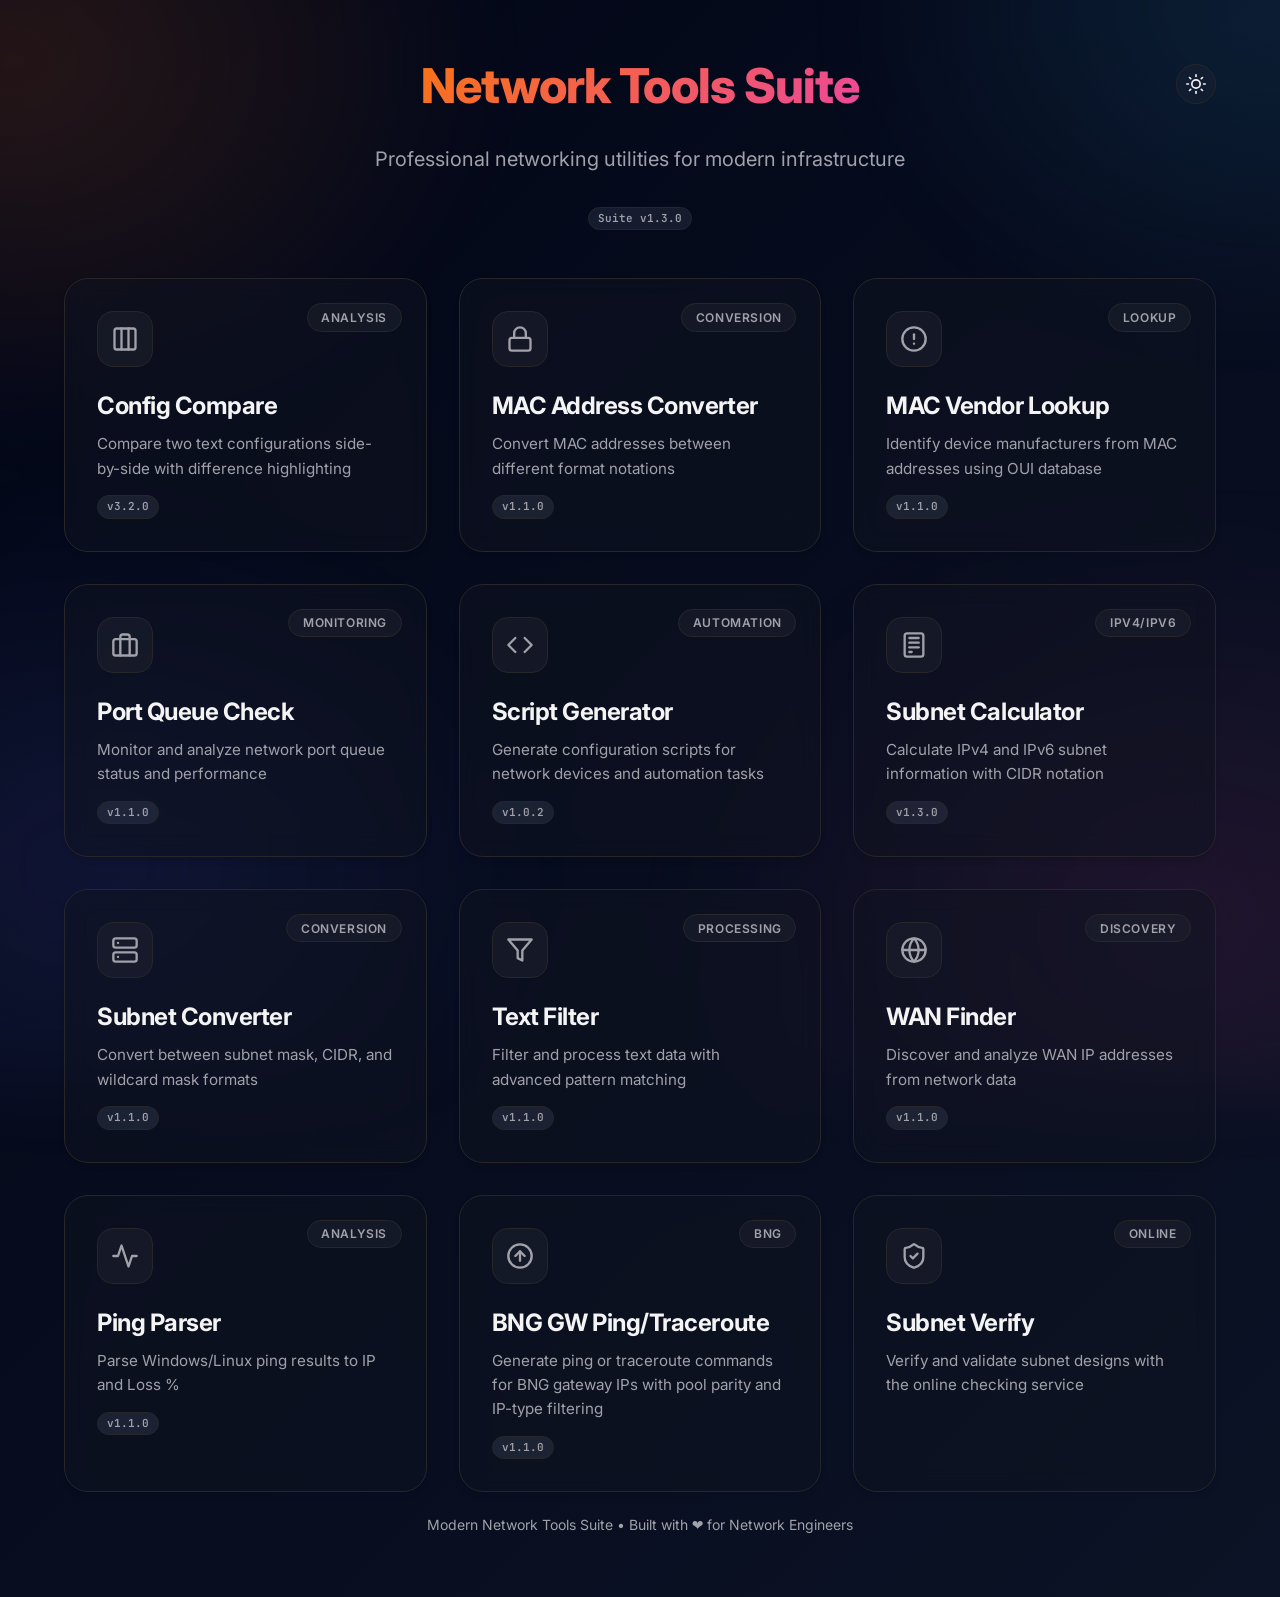
<file: index.html>
<!DOCTYPE html>
<html lang="en">

<head>
    <meta charset="UTF-8">
    <meta name="viewport" content="width=device-width, initial-scale=1.0">
    <title>Network Tools Suite</title>
    <link rel="icon"
        href="data:image/svg+xml,<svg xmlns=%22http://www.w3.org/2000/svg%22 viewBox=%220 0 24 24%22 fill=%22none%22 stroke=%22%23f97316%22 stroke-width=%222%22><rect x=%223%22 y=%223%22 width=%2218%22 height=%2218%22 rx=%222%22/><line x1=%229%22 y1=%223%22 x2=%229%22 y2=%2221%22/><line x1=%2215%22 y1=%223%22 x2=%2215%22 y2=%2221%22/></svg>">

    <link rel="stylesheet" href="assets/styles/fonts.css">
    <link rel="stylesheet" href="assets/styles/common.css">

    <style>
        /* Dashboard-specific styles */
        body {
            justify-content: flex-start;
            padding-top: 2rem;
        }

        .container {
            max-width: 1200px;
            padding: 1.5rem;
        }

        .header {
            display: flex;
            flex-direction: column;
            align-items: center;
            text-align: center;
            margin-bottom: 3rem;
            position: relative;
            padding-top: 0;
        }

        .header h1 {
            font-size: 3rem;
            margin-bottom: 1rem;
            background: var(--accent-gradient);
            -webkit-background-clip: text;
            background-clip: text;
            color: transparent;
            font-weight: 800;
        }

        .subtitle {
            color: var(--text-muted);
            font-size: 1.25rem;
            max-width: 600px;
            margin: 0 auto;
            line-height: 1.6;
        }

        /* Position theme toggle absolutely on desktop */
        .header .theme-toggle {
            position: absolute;
            top: 0.5rem;
            right: 0;
        }

        .tools-grid {
            display: grid;
            grid-template-columns: repeat(auto-fit, minmax(320px, 1fr));
            gap: 2rem;
            width: 100%;
            perspective: 1000px;
        }

        .tool-card {
            background: var(--bg-card);
            border: 1px solid var(--border-color);
            border-radius: 24px;
            padding: 2rem;
            text-decoration: none;
            color: var(--text-main);
            transition: all 0.4s cubic-bezier(0.4, 0, 0.2, 1);
            position: relative;
            overflow: hidden;
            display: flex;
            flex-direction: column;
            backdrop-filter: blur(12px);
            -webkit-backdrop-filter: blur(12px);
            box-shadow: 0 4px 6px -1px rgba(0, 0, 0, 0.1);
        }

        .tool-card::before {
            content: '';
            position: absolute;
            top: 0;
            left: 0;
            width: 100%;
            height: 100%;
            background: linear-gradient(135deg, rgba(255, 255, 255, 0.05), transparent);
            opacity: 0;
            transition: opacity 0.3s ease;
        }

        .tool-card:hover {
            transform: translateY(-8px) scale(1.02);
            border-color: var(--accent-primary);
            box-shadow: 0 20px 40px -5px rgba(0, 0, 0, 0.2), 0 10px 20px -5px rgba(0, 0, 0, 0.1);
        }

        .tool-card:hover::before {
            opacity: 1;
        }

        .tool-icon {
            width: 56px;
            height: 56px;
            background: var(--bg-input);
            border-radius: 16px;
            display: flex;
            align-items: center;
            justify-content: center;
            margin-bottom: 1.5rem;
            transition: all 0.4s cubic-bezier(0.34, 1.56, 0.64, 1);
            color: var(--text-muted);
            border: 1px solid var(--border-color);
        }

        .tool-card:hover .tool-icon {
            background: var(--accent-gradient);
            color: white;
            transform: scale(1.1) rotate(5deg);
            border-color: transparent;
            box-shadow: 0 10px 25px -5px rgba(249, 115, 22, 0.4);
        }

        .tool-icon svg {
            width: 28px;
            height: 28px;
            stroke-width: 2;
        }

        .tool-content h3 {
            font-size: 1.5rem;
            font-weight: 700;
            margin-bottom: 0.75rem;
            color: var(--text-main);
            transition: color 0.3s ease;
        }

        .tool-card:hover .tool-content h3 {
            color: var(--accent-primary);
        }

        .tool-content p {
            font-size: 0.95rem;
            color: var(--text-muted);
            line-height: 1.6;
        }

        .suite-version {
            margin-top: 1.25rem;
        }

        .tool-content .version-badge {
            margin-top: 0.9rem;
        }

        .tool-badge {
            position: absolute;
            top: 1.5rem;
            right: 1.5rem;
            font-size: 0.75rem;
            font-weight: 600;
            padding: 0.35rem 0.85rem;
            border-radius: 9999px;
            background: var(--bg-input);
            color: var(--text-muted);
            border: 1px solid var(--border-color);
            transition: all 0.3s ease;
            text-transform: uppercase;
            letter-spacing: 0.05em;
        }

        .tool-card:hover .tool-badge {
            background: var(--accent-primary);
            color: white;
            border-color: transparent;
            box-shadow: 0 4px 12px rgba(249, 115, 22, 0.2);
        }

        @media (max-width: 768px) {
            .container {
                padding: 1rem;
            }

            .header {
                margin-bottom: 2rem;
                padding-top: 0;
            }

            .header h1 {
                font-size: 2rem;
            }

            .header .theme-toggle {
                position: relative;
                margin: 0 auto 1.5rem auto;
                top: auto;
                right: auto;
            }

            .tools-grid {
                grid-template-columns: 1fr;
                gap: 1rem;
            }

            .tool-card {
                padding: 1.5rem;
            }
        }
    </style>
</head>

<body>
    <div class="container">
        <div class="header">
            <button class="theme-toggle" onclick="ThemeManager.toggle()" id="themeBtn" aria-label="Toggle theme">
                <svg class="icon" viewBox="0 0 24 24" fill="none" stroke="currentColor" stroke-width="2"
                    stroke-linecap="round" stroke-linejoin="round">
                    <circle cx="12" cy="12" r="5" />
                    <line x1="12" y1="1" x2="12" y2="3" />
                    <line x1="12" y1="21" x2="12" y2="23" />
                    <line x1="4.22" y1="4.22" x2="5.64" y2="5.64" />
                    <line x1="18.36" y1="18.36" x2="19.78" y2="19.78" />
                    <line x1="1" y1="12" x2="3" y2="12" />
                    <line x1="21" y1="12" x2="23" y2="12" />
                    <line x1="4.22" y1="19.78" x2="5.64" y2="18.36" />
                    <line x1="18.36" y1="5.64" x2="19.78" y2="4.22" />
                </svg>
            </button>
            <h1>Network Tools Suite</h1>
            <p class="subtitle">Professional networking utilities for modern infrastructure</p>
            <div class="suite-version"><span class="version-badge" data-suite-version></span></div>
        </div>

        <div class="tools-grid">
            <a href="compare.html" class="tool-card" target="_blank">
                <div class="tool-icon">
                    <svg xmlns="http://www.w3.org/2000/svg" viewBox="0 0 24 24" fill="none" stroke="currentColor"
                        stroke-width="2" stroke-linecap="round" stroke-linejoin="round">
                        <rect x="3" y="3" width="18" height="18" rx="2" />
                        <path d="M9 3v18" />
                        <path d="M15 3v18" />
                    </svg>
                </div>
                <div class="tool-content">
                    <h3>Config Compare</h3>
                    <p>Compare two text configurations side-by-side with difference highlighting</p>
                <span class="version-badge" data-tool-version="compare.html"></span>
                </div>
                <span class="tool-badge">Analysis</span>
            </a>

            <a href="mac_converter.html" class="tool-card" target="_blank">
                <div class="tool-icon">
                    <svg xmlns="http://www.w3.org/2000/svg" viewBox="0 0 24 24" fill="none" stroke="currentColor"
                        stroke-width="2" stroke-linecap="round" stroke-linejoin="round">
                        <rect x="3" y="11" width="18" height="11" rx="2" ry="2" />
                        <path d="M7 11V7a5 5 0 0 1 10 0v4" />
                    </svg>
                </div>
                <div class="tool-content">
                    <h3>MAC Address Converter</h3>
                    <p>Convert MAC addresses between different format notations</p>
                <span class="version-badge" data-tool-version="mac_converter.html"></span>
                </div>
                <span class="tool-badge">Conversion</span>
            </a>

            <a href="mac_vender.html" class="tool-card" target="_blank">
                <div class="tool-icon">
                    <svg xmlns="http://www.w3.org/2000/svg" viewBox="0 0 24 24" fill="none" stroke="currentColor"
                        stroke-width="2" stroke-linecap="round" stroke-linejoin="round">
                        <circle cx="12" cy="12" r="10"></circle>
                        <line x1="12" y1="8" x2="12" y2="12"></line>
                        <line x1="12" y1="16" x2="12.01" y2="16"></line>
                    </svg>
                </div>
                <div class="tool-content">
                    <h3>MAC Vendor Lookup</h3>
                    <p>Identify device manufacturers from MAC addresses using OUI database</p>
                <span class="version-badge" data-tool-version="mac_vender.html"></span>
                </div>
                <span class="tool-badge">Lookup</span>
            </a>

            <a href="portqueue.html" class="tool-card" target="_blank">
                <div class="tool-icon">
                    <svg xmlns="http://www.w3.org/2000/svg" viewBox="0 0 24 24" fill="none" stroke="currentColor"
                        stroke-width="2" stroke-linecap="round" stroke-linejoin="round">
                        <rect x="2" y="7" width="20" height="14" rx="2" ry="2" />
                        <path d="M16 21V5a2 2 0 0 0-2-2h-4a2 2 0 0 0-2 2v16" />
                    </svg>
                </div>
                <div class="tool-content">
                    <h3>Port Queue Check</h3>
                    <p>Monitor and analyze network port queue status and performance</p>
                <span class="version-badge" data-tool-version="portqueue.html"></span>
                </div>
                <span class="tool-badge">Monitoring</span>
            </a>

            <a href="script.html" class="tool-card" target="_blank">
                <div class="tool-icon">
                    <svg xmlns="http://www.w3.org/2000/svg" viewBox="0 0 24 24" fill="none" stroke="currentColor"
                        stroke-width="2" stroke-linecap="round" stroke-linejoin="round">
                        <polyline points="16 18 22 12 16 6" />
                        <polyline points="8 6 2 12 8 18" />
                    </svg>
                </div>
                <div class="tool-content">
                    <h3>Script Generator</h3>
                    <p>Generate configuration scripts for network devices and automation tasks</p>
                <span class="version-badge" data-tool-version="script.html"></span>
                </div>
                <span class="tool-badge">Automation</span>
            </a>

            <a href="subnet_calculator.html" class="tool-card" target="_blank">
                <div class="tool-icon">
                    <svg xmlns="http://www.w3.org/2000/svg" viewBox="0 0 24 24" fill="none" stroke="currentColor"
                        stroke-width="2" stroke-linecap="round" stroke-linejoin="round">
                        <rect x="4" y="2" width="16" height="20" rx="2" ry="2" />
                        <line x1="8" y1="6" x2="16" y2="6" />
                        <line x1="8" y1="10" x2="16" y2="10" />
                        <line x1="8" y1="14" x2="16" y2="14" />
                        <line x1="8" y1="18" x2="10" y2="18" />
                    </svg>
                </div>
                <div class="tool-content">
                    <h3>Subnet Calculator</h3>
                    <p>Calculate IPv4 and IPv6 subnet information with CIDR notation</p>
                <span class="version-badge" data-tool-version="subnet_calculator.html"></span>
                </div>
                <span class="tool-badge">IPv4/IPv6</span>
            </a>

            <a href="subnet_converter.html" class="tool-card" target="_blank">
                <div class="tool-icon">
                    <svg xmlns="http://www.w3.org/2000/svg" viewBox="0 0 24 24" fill="none" stroke="currentColor"
                        stroke-width="2" stroke-linecap="round" stroke-linejoin="round">
                        <rect x="2" y="2" width="20" height="8" rx="2" ry="2" />
                        <rect x="2" y="14" width="20" height="8" rx="2" ry="2" />
                        <line x1="6" y1="6" x2="6.01" y2="6" />
                        <line x1="6" y1="18" x2="6.01" y2="18" />
                    </svg>
                </div>
                <div class="tool-content">
                    <h3>Subnet Converter</h3>
                    <p>Convert between subnet mask, CIDR, and wildcard mask formats</p>
                <span class="version-badge" data-tool-version="subnet_converter.html"></span>
                </div>
                <span class="tool-badge">Conversion</span>
            </a>

            <a href="text_filter.html" class="tool-card" target="_blank">
                <div class="tool-icon">
                    <svg xmlns="http://www.w3.org/2000/svg" viewBox="0 0 24 24" fill="none" stroke="currentColor"
                        stroke-width="2" stroke-linecap="round" stroke-linejoin="round">
                        <polygon points="22 3 2 3 10 12.46 10 19 14 21 14 12.46 22 3" />
                    </svg>
                </div>
                <div class="tool-content">
                    <h3>Text Filter</h3>
                    <p>Filter and process text data with advanced pattern matching</p>
                <span class="version-badge" data-tool-version="text_filter.html"></span>
                </div>
                <span class="tool-badge">Processing</span>
            </a>

            <a href="wan.html" class="tool-card" target="_blank">
                <div class="tool-icon">
                    <svg xmlns="http://www.w3.org/2000/svg" viewBox="0 0 24 24" fill="none" stroke="currentColor"
                        stroke-width="2" stroke-linecap="round" stroke-linejoin="round">
                        <circle cx="12" cy="12" r="10" />
                        <line x1="2" y1="12" x2="22" y2="12" />
                        <path
                            d="M12 2a15.3 15.3 0 0 1 4 10 15.3 15.3 0 0 1-4 10 15.3 15.3 0 0 1-4-10 15.3 15.3 0 0 1 4-10z" />
                    </svg>
                </div>
                <div class="tool-content">
                    <h3>WAN Finder</h3>
                    <p>Discover and analyze WAN IP addresses from network data</p>
                <span class="version-badge" data-tool-version="wan.html"></span>
                </div>
                <span class="tool-badge">Discovery</span>
            </a>
            <a href="ping_result.html" class="tool-card" target="_blank">
                <div class="tool-icon">
                    <svg xmlns="http://www.w3.org/2000/svg" viewBox="0 0 24 24" fill="none" stroke="currentColor"
                        stroke-width="2" stroke-linecap="round" stroke-linejoin="round">
                        <polyline points="22 12 18 12 15 21 9 3 6 12 2 12"></polyline>
                    </svg>
                </div>
                <div class="tool-content">
                    <h3>Ping Parser</h3>
                    <p>Parse Windows/Linux ping results to IP and Loss %</p>
                <span class="version-badge" data-tool-version="ping_result.html"></span>
                </div>
                <span class="tool-badge">Analysis</span>
            </a>

            <a href="bng_gw_pingtrace.html" class="tool-card" target="_blank">
                <div class="tool-icon">
                    <svg xmlns="http://www.w3.org/2000/svg" viewBox="0 0 24 24" fill="none" stroke="currentColor"
                        stroke-width="2" stroke-linecap="round" stroke-linejoin="round">
                        <circle cx="12" cy="12" r="10" />
                        <polyline points="8 12 12 8 16 12" />
                        <line x1="12" y1="16" x2="12" y2="8" />
                    </svg>
                </div>
                <div class="tool-content">
                    <h3>BNG GW Ping/Traceroute</h3>
                    <p>Generate ping or traceroute commands for BNG gateway IPs with pool parity and IP-type filtering</p>
                <span class="version-badge" data-tool-version="bng_gw_pingtrace.html"></span>
                </div>
                <span class="tool-badge">BNG</span>
            </a>

            <a href="https://subnet_verify.theoatdev.com" class="tool-card" target="_blank" rel="noopener noreferrer">
                <div class="tool-icon">
                    <svg xmlns="http://www.w3.org/2000/svg" viewBox="0 0 24 24" fill="none" stroke="currentColor"
                        stroke-width="2" stroke-linecap="round" stroke-linejoin="round">
                        <path
                            d="M20 13c0 5-3.5 7.5-7.66 8.95a1 1 0 0 1-.67-.01C7.5 20.5 4 18 4 13V6a1 1 0 0 1 1-1c2 0 4.5-1.2 6.24-2.72a1.17 1.17 0 0 1 1.52 0C14.51 3.81 17 5 19 5a1 1 0 0 1 1 1z" />
                        <path d="m9 12 2 2 4-4" />
                    </svg>
                </div>
                <div class="tool-content">
                    <h3>Subnet Verify</h3>
                    <p>Verify and validate subnet designs with the online checking service</p>
                </div>
                <span class="tool-badge">Online</span>
            </a>
        </div>

        <div class="footer">
            <p>Modern Network Tools Suite • Built with ❤️ for Network Engineers</p>
        </div>
    </div>

    <script>
    </script>

    <script src="assets/js/version.js"></script>
    <script src="assets/js/theme.js"></script>
</body>

</html>
</file>
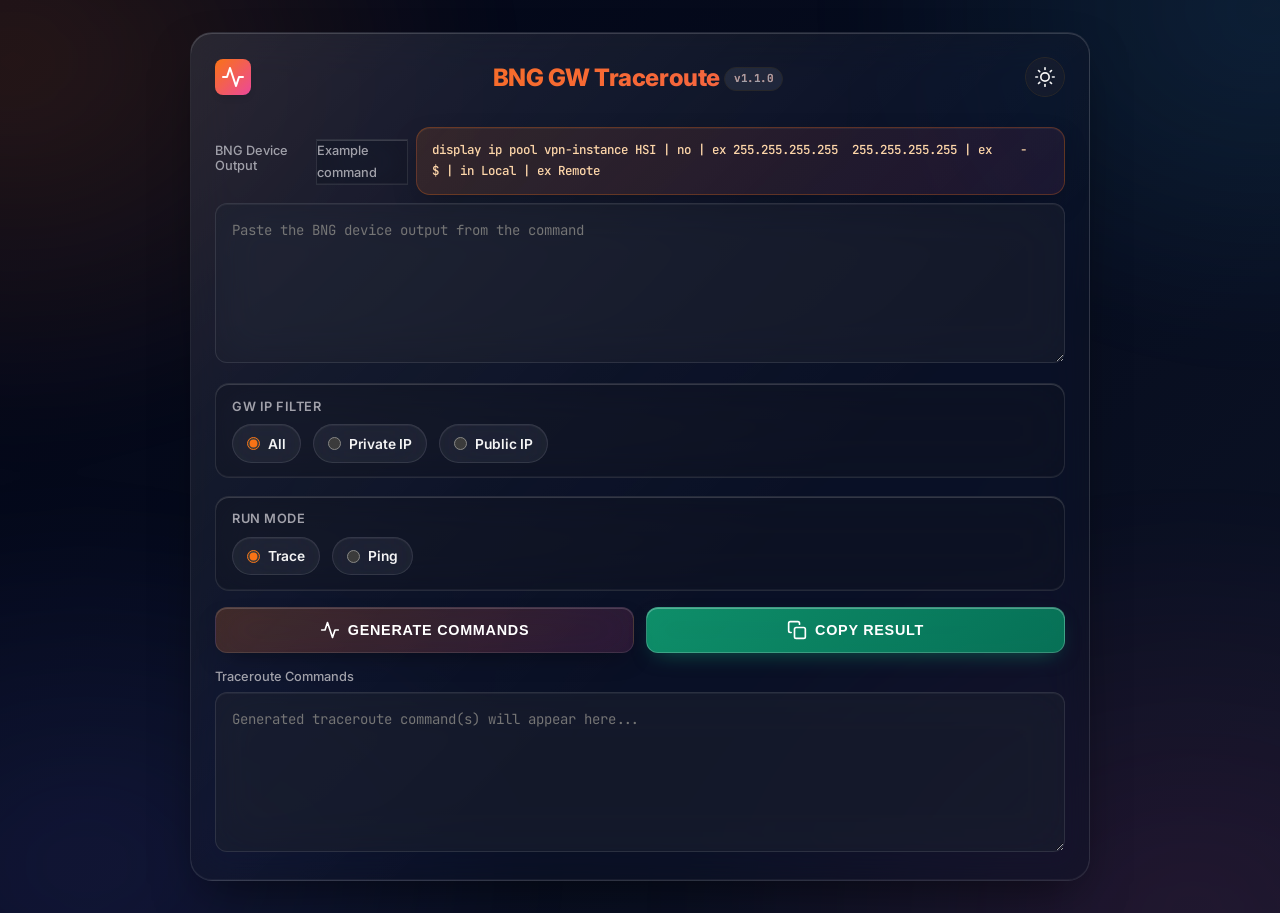
<file: bng_gw_pingtrace.html>
<!doctype html>
<html lang="en">
  <head>
    <meta charset="UTF-8" />
    <meta name="viewport" content="width=device-width, initial-scale=1.0" />
    <title>BNG GW Ping/Traceroute</title>
    <link
      rel="icon"
      href="data:image/svg+xml,<svg xmlns=%22http://www.w3.org/2000/svg%22 viewBox=%220 0 24 24%22 fill=%22none%22 stroke=%22%23f97316%22 stroke-width=%222%22 stroke-linecap=%22round%22 stroke-linejoin=%22round%22><circle cx=%2212%22 cy=%2212%22 r=%2210%22/><polyline points=%228 12 12 8 16 12%22/><line x1=%2212%22 y1=%2216%22 x2=%2212%22 y2=%228%22/></svg>"
    />

    <link rel="stylesheet" href="assets/styles/fonts.css">
    <link rel="stylesheet" href="assets/styles/common.css" />

    <style>
      .container {
        max-width: 900px;
      }

      body {
        justify-content: flex-start;
        padding-top: 2rem;
        padding-bottom: 2rem;
      }

      #inputText {
        min-height: 160px;
      }

      #outputText {
        min-height: 160px;
      }

      .button-group {
        display: flex;
        gap: 0.75rem;
        justify-content: center;
        margin-bottom: 1rem;
      }

      button.secondary {
        background: linear-gradient(135deg, #10b981, #059669);
        border: 1px solid transparent;
        color: white;
        box-shadow: 0 4px 15px -3px rgba(16, 185, 129, 0.4);
      }

      button.secondary:hover {
        box-shadow: 0 8px 20px -3px rgba(16, 185, 129, 0.5);
        filter: brightness(1.1);
        transform: translateY(-1px);
      }

      .device-info-bar {
        display: none;
        align-items: center;
        gap: 0.75rem;
        flex-wrap: wrap;
        background: var(--bg-input);
        border: 1px solid var(--border-color);
        border-radius: 10px;
        padding: 0.65rem 1rem;
        margin-bottom: 1rem;
        font-size: 0.82rem;
        font-family: var(--font-family-mono);
        transition: all 0.3s ease;
      }

      .device-info-bar .info-label {
        color: var(--text-muted);
        font-size: 0.75rem;
        text-transform: uppercase;
        letter-spacing: 0.06em;
        font-family: "Inter", sans-serif;
      }

      .badge {
        display: inline-flex;
        align-items: center;
        gap: 0.35rem;
        padding: 0.25rem 0.65rem;
        border-radius: 999px;
        font-size: 0.8rem;
        font-weight: 600;
        font-family: var(--font-family-mono);
      }

      .badge-device {
        background: rgba(249, 115, 22, 0.12);
        color: #f97316;
        border: 1px solid rgba(249, 115, 22, 0.3);
      }

      .badge-odd {
        background: rgba(99, 102, 241, 0.12);
        color: #818cf8;
        border: 1px solid rgba(99, 102, 241, 0.3);
      }

      .badge-even {
        background: rgba(236, 72, 153, 0.12);
        color: #f472b6;
        border: 1px solid rgba(236, 72, 153, 0.3);
      }

      .badge-count {
        background: rgba(16, 185, 129, 0.12);
        color: #10b981;
        border: 1px solid rgba(16, 185, 129, 0.3);
      }

      .divider {
        color: var(--border-color);
      }

      .command-guide {
        display: block;
        margin-top: 0.45rem;
        color: var(--text-muted);
        font-size: 0.8rem;
        line-height: 1.7;
      }

      .command-example {
        display: block;
        margin-top: 0.35rem;
        padding: 0.8rem 0.95rem;
        border-radius: 14px;
        border: 1px solid rgba(249, 115, 22, 0.28);
        background: linear-gradient(135deg, rgba(249, 115, 22, 0.12), rgba(236, 72, 153, 0.08));
        color: #fed7aa;
        font-size: 0.78rem;
        line-height: 1.65;
        white-space: pre-wrap;
        word-break: break-word;
        box-shadow: inset 0 1px 0 rgba(255, 255, 255, 0.05), 0 10px 24px rgba(0, 0, 0, 0.18);
      }

      .filter-group {
        margin: 1rem 0 1.1rem;
        padding: 0.9rem 1rem;
        border-radius: 14px;
        border: 1px solid var(--border-color);
        background: rgba(255, 255, 255, 0.02);
      }

      .mode-group {
        margin: 1rem 0 1rem;
      }

      .filter-group-title {
        display: block;
        margin-bottom: 0.65rem;
        color: var(--text-muted);
        font-size: 0.8rem;
        font-weight: 600;
        letter-spacing: 0.04em;
        text-transform: uppercase;
      }

      .radio-row {
        display: flex;
        flex-wrap: wrap;
        gap: 0.75rem;
      }

      .radio-pill {
        display: inline-flex;
        align-items: center;
        gap: 0.45rem;
        padding: 0.65rem 0.9rem;
        border-radius: 999px;
        border: 1px solid var(--border-color);
        background: var(--bg-input);
        color: var(--text-main);
        cursor: pointer;
        transition: all 0.25s ease;
        user-select: none;
      }

      .radio-pill:hover {
        border-color: var(--accent-primary);
        transform: translateY(-1px);
      }

      .radio-pill input {
        accent-color: var(--accent-primary);
      }

      .radio-pill span {
        font-size: 0.86rem;
        font-weight: 600;
      }

      [data-theme="light"] .command-example {
        color: #9a3412;
        border-color: rgba(249, 115, 22, 0.22);
        background: linear-gradient(135deg, rgba(255, 237, 213, 0.95), rgba(254, 215, 170, 0.55));
        box-shadow: inset 0 1px 0 rgba(255, 255, 255, 0.65), 0 10px 24px rgba(148, 163, 184, 0.18);
      }

      @media (max-width: 600px) {
        .button-group {
          flex-direction: column;
        }
      }
    

        /* ============================================================
           LIQUID GLASS - page component layer
           ============================================================ */
        .device-info-bar, .command-guide, .filter-group {
            background: var(--glass-bg);
            backdrop-filter: var(--glass-filter);
            -webkit-backdrop-filter: var(--glass-filter);
            border: 1px solid var(--glass-border);
            box-shadow: inset 0 1px 0 var(--glass-rim), inset 0 -1px 0 var(--glass-rim-soft);
        }
        .radio-pill {
            background: rgba(255, 255, 255, 0.06);
            backdrop-filter: var(--glass-filter);
            -webkit-backdrop-filter: var(--glass-filter);
            border: 1px solid var(--glass-border);
            box-shadow: inset 0 1px 0 var(--glass-rim-soft);
        }
        button.secondary {
            background: linear-gradient(135deg, rgba(16, 185, 129, 0.75), rgba(5, 150, 105, 0.72)) !important;
            border: 1px solid rgba(255, 255, 255, 0.2);
            backdrop-filter: blur(14px) saturate(150%);
            -webkit-backdrop-filter: blur(14px) saturate(150%);
            box-shadow: inset 0 1px 0 rgba(255, 255, 255, 0.3), 0 8px 22px -10px rgba(16, 185, 129, 0.5);
        }
    </style>
  </head>

  <body>
    <div class="container">
      <div class="card">
        <div class="header">
          <div
            class="logo-icon"
            style="
              font-size: 1.4rem;
              display: flex;
              align-items: center;
              justify-content: center;
            "
          >
            <svg
              xmlns="http://www.w3.org/2000/svg"
              width="24"
              height="24"
              viewBox="0 0 24 24"
              fill="none"
              stroke="currentColor"
              stroke-width="2"
              stroke-linecap="round"
              stroke-linejoin="round"
            >
              <polyline points="22 12 18 12 15 21 9 3 6 12 2 12" />
            </svg>
          </div>
          <h1>BNG GW Traceroute <span class="version-badge" data-tool-version></span></h1>
          <button
            class="theme-toggle"
            onclick="ThemeManager.toggle()"
            id="themeBtn"
          >
            <svg
              class="icon"
              viewBox="0 0 24 24"
              fill="none"
              stroke="currentColor"
              stroke-width="2"
              stroke-linecap="round"
              stroke-linejoin="round"
            >
              <circle cx="12" cy="12" r="5" />
              <line x1="12" y1="1" x2="12" y2="3" />
              <line x1="12" y1="21" x2="12" y2="23" />
              <line x1="4.22" y1="4.22" x2="5.64" y2="5.64" />
              <line x1="18.36" y1="18.36" x2="19.78" y2="19.78" />
              <line x1="1" y1="12" x2="3" y2="12" />
              <line x1="21" y1="12" x2="23" y2="12" />
              <line x1="4.22" y1="19.78" x2="5.64" y2="18.36" />
              <line x1="18.36" y1="5.64" x2="19.78" y2="4.22" />
            </svg>
          </button>
        </div>

        <div class="input-group">
          <label for="inputText">
            BNG Device Output
            <span class="command-guide">Example command</span>
            <code class="command-example">display ip pool vpn-instance HSI | no | ex 255.255.255.255  255.255.255.255 | ex    -   $ | in Local | ex Remote</code>
          </label>
          <textarea
            id="inputText"
            placeholder="Paste the BNG device output from the command"
            spellcheck="false"
          ></textarea>
        </div>

        <div class="filter-group">
          <span class="filter-group-title">GW IP Filter</span>
          <div class="radio-row">
            <label class="radio-pill">
              <input type="radio" name="gwIpFilter" value="all" checked />
              <span>All</span>
            </label>
            <label class="radio-pill">
              <input type="radio" name="gwIpFilter" value="private" />
              <span>Private IP</span>
            </label>
            <label class="radio-pill">
              <input type="radio" name="gwIpFilter" value="public" />
              <span>Public IP</span>
            </label>
          </div>
        </div>

        <div class="filter-group mode-group">
          <span class="filter-group-title">Run Mode</span>
          <div class="radio-row">
            <label class="radio-pill">
              <input type="radio" name="traceMode" value="trace" checked />
              <span>Trace</span>
            </label>
            <label class="radio-pill">
              <input type="radio" name="traceMode" value="ping" />
              <span>Ping</span>
            </label>
          </div>
        </div>

        <div class="button-group">
          <button class="primary action-btn" onclick="generateTraceroutes()">
            <svg
              class="icon"
              viewBox="0 0 24 24"
              fill="none"
              stroke="currentColor"
              stroke-width="2"
              stroke-linecap="round"
              stroke-linejoin="round"
            >
              <polyline points="22 12 18 12 15 21 9 3 6 12 2 12" />
            </svg>
            Generate Commands
          </button>
          <button class="secondary action-btn" onclick="copyOutput()">
            <svg
              class="icon"
              viewBox="0 0 24 24"
              fill="none"
              stroke="currentColor"
              stroke-width="2"
              stroke-linecap="round"
              stroke-linejoin="round"
            >
              <rect x="9" y="9" width="13" height="13" rx="2" ry="2"></rect>
              <path
                d="M5 15H4a2 2 0 0 1-2-2V4a2 2 0 0 1 2-2h9a2 2 0 0 1 2 2v1"
              ></path>
            </svg>
            Copy Result
          </button>
        </div>

        <div class="device-info-bar" id="deviceInfoBar">
          <span class="info-label">Detected</span>
          <span class="divider">|</span>
          <span id="badgeDevice" class="badge badge-device"></span>
          <span id="badgeParity" class="badge"></span>
          <span id="badgeCount" class="badge badge-count"></span>
        </div>

        <div class="input-group">
          <label for="outputText">Traceroute Commands</label>
          <textarea
            id="outputText"
            readonly
            spellcheck="false"
            placeholder="Generated traceroute command(s) will appear here..."
          ></textarea>
        </div>
      </div>
    </div>

    <div id="toast">Action completed!</div>

    <script>
      function generateTraceroutes() {
        const input = document.getElementById("inputText").value;
        if (!input.trim()) {
          showToast("Please paste BNG device output first!");
          return;
        }

        const lines = input.split("\n");
        const gwIpFilter = document.querySelector('input[name="gwIpFilter"]:checked').value;
        const traceMode = document.querySelector('input[name="traceMode"]:checked').value;

        // ── Step 1: Detect device name and node number ───────────────────────
        let deviceName = null;
        let deviceNumber = null;
        let isOddDevice = null;

        for (const line of lines) {
          const promptMatch = line.match(/^<([^>]+)>/);
          if (promptMatch) {
            deviceName = promptMatch[1];

            // Primary: look for digits directly after BNG (e.g. BNG01, BNG02)
            const bngMatch = deviceName.match(/BNG(\d+)/i);
            if (bngMatch) {
              deviceNumber = parseInt(bngMatch[1], 10);
            } else {
              // Fallback: take digits from the last hyphen-segment
              // e.g. ABC-KKK-RTR02HW → last segment "RTR02HW" → "02"
              const lastSeg = deviceName.split("-").pop() || "";
              const segMatch = lastSeg.match(/(\d+)/);
              if (segMatch) {
                deviceNumber = parseInt(segMatch[1], 10);
              }
            }

            if (deviceNumber !== null) {
              isOddDevice = deviceNumber % 2 !== 0;
              break;
            }
          }
        }

        if (!deviceName || isOddDevice === null) {
          showToast("Could not detect device name or node number!");
          document.getElementById("deviceInfoBar").style.display = "none";
          return;
        }

        // ── Step 2: Parse VPN instances and pool entries ─────────────────────
        const pingCommands = [];
        const traceCommands = [];
        let currentVpn = null;

        for (const line of lines) {
          // Detect: <DEVICE>display ip pool vpn-instance VPN_NAME ...
          const vpnMatch = line.match(/display ip pool vpn-instance\s+(\S+)/i);
          if (vpnMatch) {
            currentVpn = vpnMatch[1];
            continue;
          }

          // Parse pool entry lines:  "  pool-name   Local   x.x.x.x   mask"
          if (currentVpn) {
            const poolMatch = line.match(
              /^\s+(\S+)\s+Local\s+(\d{1,3}\.\d{1,3}\.\d{1,3}\.\d{1,3})/,
            );
            if (poolMatch) {
              const poolName = poolMatch[1];
              const gwIp = poolMatch[2];

              // Pool selection: match pool trailing number parity to device parity
              const poolNumMatch = poolName.match(/(\d+)$/);
              if (poolNumMatch) {
                const poolNum = parseInt(poolNumMatch[1], 10);
                const isOddPool = poolNum % 2 !== 0;

                if (isOddPool === isOddDevice && matchesGwIpFilter(gwIp, gwIpFilter)) {
                  pingCommands.push(
                    `ping -sys -c 5 -m 1000 -t 500 -vpn-instance ${currentVpn} -a ${gwIp} 8.8.8.8`,
                  );
                  traceCommands.push(
                    `tracert -m 10 -w 1000 -p 33333 -vpn-instance ${currentVpn} -a ${gwIp} 8.8.8.8`,
                  );
                }
              }
            }
          }
        }

        // ── Step 3: Update info bar ──────────────────────────────────────────
        const parity = isOddDevice ? "ODD" : "EVEN";
        const parityClass = isOddDevice ? "badge-odd" : "badge-even";
        const selectedCommands = traceMode === "ping" ? pingCommands : traceCommands;

        document.getElementById("badgeDevice").textContent = deviceName;
        const badgeParity = document.getElementById("badgeParity");
        badgeParity.textContent = `Node #${deviceNumber} → ${parity} pools selected`;
        badgeParity.className = `badge ${parityClass}`;
        document.getElementById("badgeCount").textContent =
          `${selectedCommands.length} command${selectedCommands.length !== 1 ? "s" : ""}`;

        const infoBar = document.getElementById("deviceInfoBar");
        infoBar.style.display = "flex";

        // ── Step 4: Output ───────────────────────────────────────────────────
        if (selectedCommands.length === 0) {
          document.getElementById("outputText").value =
            `# No matching ${parity} pools found for device ${deviceName}`;
          showToast("No matching pools found!");
          return;
        }

        document.getElementById("outputText").value = selectedCommands.join("\n");
        showToast(
          `Generated ${selectedCommands.length} command${selectedCommands.length !== 1 ? "s" : ""}!`,
        );
      }

      function matchesGwIpFilter(gwIp, filter) {
        if (filter === "all") {
          return true;
        }

        const isPrivate = isPrivateIp(gwIp);
        return filter === "private" ? isPrivate : !isPrivate;
      }

      function isPrivateIp(ipAddress) {
        const parts = ipAddress.split(".").map(Number);
        if (parts.length !== 4 || parts.some((part) => Number.isNaN(part))) {
          return false;
        }

        const [first, second] = parts;
        if (first === 10) return true;
        if (first === 172 && second >= 16 && second <= 31) return true;
        if (first === 192 && second === 168) return true;
        if (first === 100 && second >= 64 && second <= 127) return true;
        return false;
      }

      function copyOutput() {
        const outputText = document.getElementById("outputText");
        if (!outputText.value || outputText.value.startsWith("#")) {
          showToast("Nothing to copy!");
          return;
        }
        outputText.select();
        outputText.setSelectionRange(0, 99999);
        if (navigator.clipboard && window.isSecureContext) {
          navigator.clipboard.writeText(outputText.value)
            .then(() => showToast("Copied to clipboard!"))
            .catch(() => {
              document.execCommand("copy");
              showToast("Copied to clipboard!");
            });
        } else {
          document.execCommand("copy");
          showToast("Copied to clipboard!");
        }
      }

      function showToast(message) {
        const toast = document.getElementById("toast");
        toast.textContent = message;
        toast.className = "show";
        setTimeout(() => {
          toast.className = "";
        }, 3000);
      }
    </script>
    <script src="assets/js/version.js"></script>
    <script src="assets/js/theme.js"></script>
  </body>
</html>
</file>
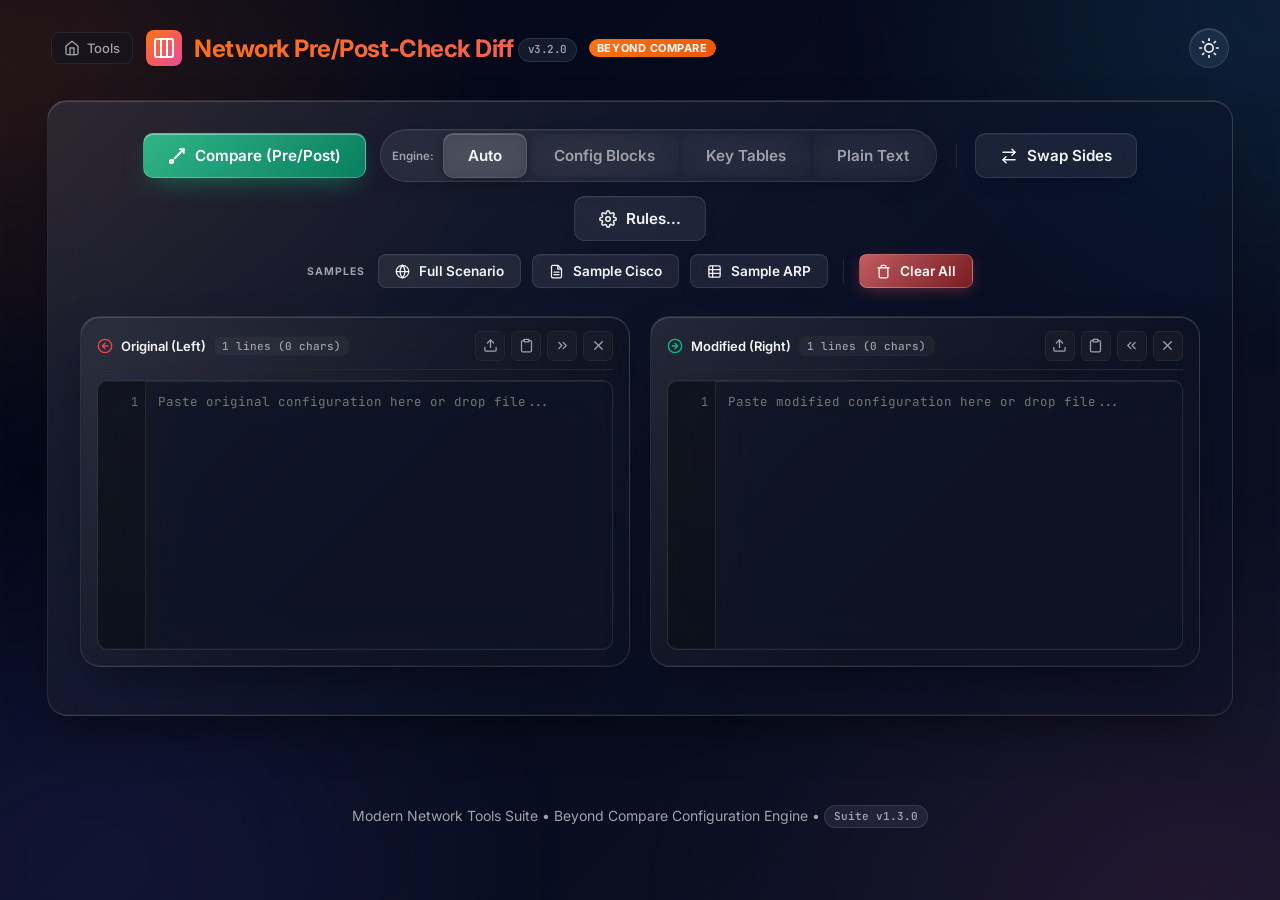
<file: compare.html>
<!DOCTYPE html>
<html lang="en">

<head>
    <meta charset="UTF-8">
    <meta name="viewport" content="width=device-width, initial-scale=1.0">
    <meta name="description"
        content="Network Pre/Post-Check Diff Engine - Context-aware, grammar-filtered, multi-strategy comparison for maintenance-window validation: hierarchical config block diff, key-based table diff (ARP/MAC/route/BGP), noise masking of timers & counters, and a network sanity summary dashboard.">
    <title>Network Pre/Post-Check Diff — Beyond Compare Edition</title>
    <link rel="icon"
        href="data:image/svg+xml,<svg xmlns=%22http://www.w3.org/2000/svg%22 viewBox=%220 0 24 24%22 fill=%22none%22 stroke=%22%23f97316%22 stroke-width=%222%22><rect x=%223%22 y=%223%22 width=%2218%22 height=%2218%22 rx=%222%22/><path d=%22M9 3v18%22/><path d=%22M15 3v18%22/></svg>">

    <link rel="stylesheet" href="assets/styles/fonts.css">
    <link rel="stylesheet" href="assets/styles/common.css">

    <!-- Diff Library (jsdiff) — local copy first (works offline), CDN as fallback -->
    <script src="assets/js/diff.min.js"></script>
    <script>window.Diff || document.write('<script src="https://cdn.jsdelivr.net/npm/diff@5.2.0/dist/diff.min.js"><\/script>');</script>

    <style>
        /* ========================================================
           GLOBAL RESETS (Overriding aggressive common.css defaults)
           ======================================================== */
        button:not(.theme-toggle) {
            width: auto !important;
            min-width: 0 !important;
            max-width: none !important;
            text-transform: none !important;
            letter-spacing: normal !important;
            padding: 0 !important;
            margin: 0 !important;
            box-shadow: none !important;
            overflow: visible !important;
            font-family: inherit !important;
        }

        button:not(.theme-toggle)::after {
            display: none !important;
        }

        button:not(.theme-toggle):hover svg {
            transform: none !important;
        }

        /* Theme Toggle Button - Exact 40x40 circle */
        button.theme-toggle,
        .theme-toggle,
        #themeBtn {
            width: 40px !important;
            min-width: 40px !important;
            max-width: 40px !important;
            height: 40px !important;
            min-height: 40px !important;
            max-height: 40px !important;
            aspect-ratio: 1 / 1 !important;
            padding: 0 !important;
            margin: 0 !important;
            border-radius: 50% !important;
            display: inline-flex !important;
            align-items: center !important;
            justify-content: center !important;
            background: var(--bg-input) !important;
            border: 1px solid var(--border-color) !important;
            color: var(--text-main) !important;
            cursor: pointer !important;
            box-shadow: none !important;
            overflow: hidden !important;
            transition: all 0.3s cubic-bezier(0.4, 0, 0.2, 1) !important;
            flex-shrink: 0 !important;
        }

        button.theme-toggle:hover,
        .theme-toggle:hover,
        #themeBtn:hover {
            background-color: var(--accent-primary) !important;
            border-color: var(--accent-primary) !important;
            color: #ffffff !important;
            transform: rotate(180deg) !important;
            box-shadow: 0 4px 12px rgba(249, 115, 22, 0.35) !important;
        }

        button.theme-toggle svg,
        .theme-toggle svg,
        #themeBtn svg,
        .theme-toggle .icon {
            width: 20px !important;
            height: 20px !important;
            min-width: 20px !important;
            min-height: 20px !important;
            display: block !important;
            color: currentColor !important;
            stroke: currentColor !important;
            pointer-events: none !important;
            transition: transform 0.3s ease !important;
        }

        button.theme-toggle:hover svg,
        .theme-toggle:hover svg,
        #themeBtn:hover svg {
            transform: rotate(15deg) !important;
        }

        :root {
            /* Beyond Compare difference theme (Red for differences, no green) */
            --bc-diff-bg: rgba(239, 68, 68, 0.12);
            --bc-diff-border: rgba(239, 68, 68, 0.38);
            --bc-diff-inline: rgba(239, 68, 68, 0.28);
            --bc-diff-text: #fca5a5;
            --bc-diff-gutter: #ef4444;

            --bc-unimportant-bg: rgba(148, 163, 184, 0.10);
            --bc-unimportant-border: rgba(148, 163, 184, 0.30);
            --bc-unimportant-inline: rgba(148, 163, 184, 0.22);
            --bc-unimportant-text: #94a3b8;

            --bc-critical-bg: rgba(220, 38, 38, 0.16);
            --bc-critical-inline: rgba(220, 38, 38, 0.32);
            --bc-warning-bg: rgba(245, 158, 11, 0.10);
            --bc-warning-inline: rgba(245, 158, 11, 0.28);
            --bc-section-bg: rgba(99, 102, 241, 0.10);
            --bc-blockheader-bg: rgba(148, 163, 184, 0.06);

            --bc-line-num-bg: rgba(0, 0, 0, 0.25);
            --bc-line-num-color: #71717a;
            --bc-gutter-bg: rgba(0, 0, 0, 0.15);
            --bc-minimap-width: 22px;
        }

        [data-theme="light"] {
            --bc-diff-bg: rgba(239, 68, 68, 0.08);
            --bc-diff-border: rgba(239, 68, 68, 0.32);
            --bc-diff-inline: rgba(239, 68, 68, 0.20);
            --bc-diff-text: #b91c1c;
            --bc-diff-gutter: #dc2626;

            --bc-unimportant-bg: rgba(100, 116, 139, 0.08);
            --bc-unimportant-border: rgba(100, 116, 139, 0.28);
            --bc-unimportant-inline: rgba(100, 116, 139, 0.18);
            --bc-unimportant-text: #475569;

            --bc-critical-bg: rgba(220, 38, 38, 0.10);
            --bc-critical-inline: rgba(220, 38, 38, 0.22);
            --bc-warning-bg: rgba(217, 119, 6, 0.10);
            --bc-warning-inline: rgba(217, 119, 6, 0.22);
            --bc-section-bg: rgba(79, 70, 229, 0.08);
            --bc-blockheader-bg: rgba(100, 116, 139, 0.07);

            --bc-line-num-bg: rgba(0, 0, 0, 0.05);
            --bc-line-num-color: #64748b;
            --bc-gutter-bg: rgba(0, 0, 0, 0.03);
        }

        body {
            justify-content: flex-start;
            padding-top: 1.25rem;
            padding-bottom: 3rem;
        }

        .container {
            width: 95%;
            max-width: 1650px;
            margin: 0 auto;
        }

        .card {
            background: var(--bg-card);
            border: 1px solid var(--border-color);
            border-radius: 16px;
            padding: 1.75rem 2rem;
            margin-bottom: 1.5rem;
            box-shadow: 0 12px 36px -10px var(--shadow-color);
            backdrop-filter: blur(12px);
            -webkit-backdrop-filter: blur(12px);
        }

        /* Header */
        .header {
            display: flex;
            align-items: center;
            justify-content: space-between;
            gap: 1rem;
            padding: 0.5rem 0.25rem;
            margin-bottom: 1.5rem;
            flex-wrap: wrap;
        }

        .header-left {
            display: flex;
            align-items: center;
            gap: 0.85rem;
        }

        .home-link {
            display: inline-flex;
            align-items: center;
            gap: 0.4rem;
            color: var(--text-muted);
            text-decoration: none;
            font-size: 13px;
            font-weight: 500;
            padding: 0.45rem 0.75rem;
            border-radius: 8px;
            border: 1px solid var(--border-color);
            background: var(--bg-card);
            transition: all 0.2s ease;
        }

        .home-link:hover {
            color: var(--accent-primary);
            border-color: var(--accent-primary);
            transform: translateY(-1px);
        }

        .header-title-wrap {
            display: flex;
            align-items: center;
            gap: 0.75rem;
        }

        .header-title-wrap h1 {
            font-size: 1.5rem;
            font-weight: 700;
            letter-spacing: -0.02em;
            margin: 0;
        }

        .badge-bc {
            background: linear-gradient(135deg, #f97316, #ea580c);
            color: white;
            font-size: 11px;
            font-weight: 700;
            letter-spacing: 0.05em;
            padding: 2px 8px;
            border-radius: 9999px;
            text-transform: uppercase;
        }

        .header-actions {
            display: flex;
            align-items: center;
            gap: 0.5rem;
        }

        /* ========================================================
           CONTROLS (Grouped Two-Tier Layout)
           ======================================================== */
        .controls {
            display: flex;
            flex-direction: column;
            align-items: center;
            gap: 0.8rem;
            margin-bottom: 1.75rem;
        }

        .control-row {
            display: flex;
            align-items: center;
            justify-content: center;
            gap: 0.7rem;
            flex-wrap: wrap;
        }

        .control-row-primary {
            gap: 0.9rem;
        }

        .control-group-label {
            font-size: 10.5px;
            font-weight: 700;
            letter-spacing: 0.09em;
            text-transform: uppercase;
            color: var(--text-muted);
            margin-right: 0.15rem;
            user-select: none;
            white-space: nowrap;
        }

        .control-divider {
            width: 1px;
            height: 24px;
            background: var(--border-color);
            margin: 0 0.25rem;
            flex-shrink: 0;
        }

        /* Compact secondary actions (samples & destructive) */
        .controls .control-row-secondary button {
            min-width: 0 !important;
            padding: 0.5rem 1rem !important;
            font-size: 0.85rem !important;
            border-radius: 8px !important;
        }

        .controls .control-row-secondary button svg {
            width: 15px !important;
            height: 15px !important;
        }

        .controls button {
            width: auto !important;
            min-width: 140px;
            padding: 0.75rem 1.5rem !important;
            border-radius: 10px !important;
            font-size: 0.95rem !important;
            font-weight: 600 !important;
            cursor: pointer;
            display: inline-flex !important;
            align-items: center !important;
            justify-content: center !important;
            gap: 0.55rem;
            text-transform: none !important;
            letter-spacing: normal !important;
            transition: all 0.25s cubic-bezier(0.4, 0, 0.2, 1);
            position: relative;
            box-sizing: border-box;
        }

        .controls button svg {
            width: 18px !important;
            height: 18px !important;
            stroke: currentColor !important;
            flex-shrink: 0;
            transition: transform 0.25s ease;
        }

        .controls button:hover svg {
            transform: scale(1.12);
        }

        #compareBtn {
            background-image: linear-gradient(135deg, #34d399, #059669) !important;
            color: white !important;
            border: none !important;
            box-shadow: 0 4px 15px -3px rgba(16, 185, 129, 0.4) !important;
            overflow: visible;
        }

        #compareBtn:hover {
            box-shadow: 0 8px 20px -3px rgba(16, 185, 129, 0.6) !important;
            background-image: linear-gradient(135deg, #10b981, #047857) !important;
            transform: translateY(-2px);
        }

        .controls .btn-secondary {
            background: var(--bg-input) !important;
            border: 1px solid var(--border-color) !important;
            color: var(--text-main) !important;
            box-shadow: none !important;
        }

        .controls .btn-secondary:hover {
            border-color: var(--accent-primary) !important;
            color: var(--accent-primary) !important;
            background: rgba(249, 115, 22, 0.08) !important;
            transform: translateY(-2px);
        }

        #clearAllBtn {
            background-image: linear-gradient(135deg, #f87171, #b91c1c) !important;
            color: white !important;
            border: none !important;
            box-shadow: 0 4px 15px -3px rgba(239, 68, 68, 0.4) !important;
            overflow: visible;
        }

        #clearAllBtn:hover {
            box-shadow: 0 8px 20px -3px rgba(239, 68, 68, 0.6) !important;
            background-image: linear-gradient(135deg, #ef4444, #991b1b) !important;
            transform: translateY(-2px);
        }

        #compareBtn::after,
        #clearAllBtn::after,
        .controls button::after {
            display: none !important;
        }

        /* Segmented Groups */
        .segmented-group {
            display: inline-flex !important;
            align-items: center;
            background: var(--bg-input);
            border: 1px solid var(--border-color);
            border-radius: 9px;
            padding: 3px;
            gap: 3px;
        }

        .segmented-label {
            font-size: 11.5px;
            font-weight: 600;
            color: var(--text-muted);
            padding: 0 6px 0 8px;
            user-select: none;
        }

        .segmented-btn {
            width: auto !important;
            padding: 0.35rem 0.75rem !important;
            border-radius: 6px !important;
            font-size: 12px !important;
            font-weight: 600 !important;
            color: var(--text-muted) !important;
            border: none !important;
            background: transparent !important;
            box-shadow: none !important;
            cursor: pointer;
            text-transform: none !important;
            letter-spacing: normal !important;
            display: inline-flex !important;
            align-items: center !important;
            gap: 0.35rem;
            transition: all 0.2s ease;
            white-space: nowrap;
        }

        .segmented-btn svg {
            width: 13px !important;
            height: 13px !important;
        }

        .segmented-btn:hover {
            color: var(--text-main) !important;
        }

        .segmented-btn.active {
            background: var(--bg-card) !important;
            color: var(--accent-primary) !important;
            box-shadow: 0 1px 4px rgba(0, 0, 0, 0.25) !important;
            border: 1px solid var(--border-color) !important;
        }

        /* ========================================================
           DISPLAY FILTER GROUP - high-prominence segmented control
           ======================================================== */
        #viewModeGroup .segmented-btn {
            padding: 0.45rem 0.9rem !important;
            font-size: 12.5px !important;
            color: var(--text-main) !important;
            opacity: 0.72;
        }

        #viewModeGroup .segmented-btn:hover {
            opacity: 1;
        }

        #viewModeGroup .segmented-btn.active {
            opacity: 1;
            font-weight: 600;
        }

        #displayFilterGroup .segmented-btn {
            padding: 0.42rem 0.85rem !important;
            font-size: 12.5px !important;
            color: var(--text-main) !important;
            opacity: 0.72;
        }

        #displayFilterGroup .segmented-btn:hover {
            opacity: 1;
            background: rgba(255, 255, 255, 0.07) !important;
        }

        [data-theme="light"] #displayFilterGroup .segmented-btn:hover {
            background: rgba(0, 0, 0, 0.05) !important;
        }

        #displayFilterGroup .segmented-btn.active {
            background: linear-gradient(135deg, #f97316, #ea580c) !important;
            color: #ffffff !important;
            opacity: 1;
            border: 1px solid transparent !important;
            box-shadow: 0 2px 10px rgba(249, 115, 22, 0.4) !important;
        }

        .filter-count {
            display: none;
            min-width: 17px;
            margin-left: 6px;
            padding: 1.5px 6px;
            border-radius: 9999px;
            font-family: var(--font-family-mono);
            font-size: 10px;
            font-weight: 700;
            line-height: 1.3;
            text-align: center;
            vertical-align: 1px;
        }

        #displayFilterGroup [data-filter="diff"] .filter-count {
            color: #fca5a5;
            background: rgba(239, 68, 68, 0.16);
        }

        #displayFilterGroup [data-filter="critical"] .filter-count {
            color: #fecaca;
            background: rgba(220, 38, 38, 0.30);
        }

        #displayFilterGroup [data-filter="same"] .filter-count {
            color: var(--text-muted);
            background: rgba(148, 163, 184, 0.16);
        }

        #displayFilterGroup .segmented-btn.active .filter-count {
            color: #ffffff;
            background: rgba(255, 255, 255, 0.28);
        }

        [data-theme="light"] #displayFilterGroup [data-filter="diff"] .filter-count {
            color: #b91c1c;
            background: rgba(239, 68, 68, 0.12);
        }

        [data-theme="light"] #displayFilterGroup [data-filter="critical"] .filter-count {
            color: #ffffff;
            background: rgba(220, 38, 38, 0.75);
        }

        .context-select {
            background: var(--bg-input);
            border: 1px solid var(--border-color);
            color: var(--text-main);
            border-radius: 8px;
            padding: 0.45rem 0.65rem;
            font-size: 12.5px;
            font-weight: 500;
            outline: none;
            cursor: pointer;
        }

        /* ========================================================
           INPUT CARDS GRID
           ======================================================== */
        .compare-inputs-grid {
            display: grid;
            grid-template-columns: 1fr 1fr;
            gap: 1.25rem;
            margin-bottom: 1.25rem;
            transition: all 0.3s ease;
        }

        .compare-inputs-grid.collapsed {
            display: none;
        }

        .input-card {
            background: var(--bg-card);
            border: 1px solid var(--border-color);
            border-radius: 14px;
            padding: 0.85rem 1rem 1rem 1rem;
            display: flex;
            flex-direction: column;
            gap: 0.65rem;
            box-shadow: 0 10px 25px -10px var(--shadow-color);
            backdrop-filter: blur(12px);
            -webkit-backdrop-filter: blur(12px);
        }

        .pane-toolbar {
            display: flex;
            align-items: center;
            justify-content: space-between;
            gap: 0.5rem;
            padding-bottom: 0.5rem;
            border-bottom: 1px solid var(--border-color);
        }

        .pane-title {
            display: flex;
            align-items: center;
            gap: 0.5rem;
            font-size: 13px;
            font-weight: 600;
            color: var(--text-main);
        }

        .pane-badge {
            font-size: 11px;
            font-family: var(--font-family-mono);
            font-weight: 500;
            padding: 2px 7px;
            border-radius: 6px;
            background: rgba(255, 255, 255, 0.04);
            color: var(--text-muted);
            border: 1px solid var(--border-color);
        }

        .pane-actions {
            display: flex;
            align-items: center;
            gap: 6px;
            flex-shrink: 0 !important;
        }

        .btn-icon-sm {
            width: 30px !important;
            min-width: 30px !important;
            max-width: 30px !important;
            height: 30px !important;
            min-height: 30px !important;
            max-height: 30px !important;
            aspect-ratio: 1 / 1 !important;
            flex-shrink: 0 !important;
            padding: 0 !important;
            display: inline-flex !important;
            align-items: center !important;
            justify-content: center !important;
            border-radius: 6px !important;
            border: 1px solid var(--border-color) !important;
            background: var(--bg-input) !important;
            color: var(--text-muted) !important;
            cursor: pointer;
            box-sizing: border-box !important;
            transition: all 0.2s ease;
            box-shadow: none !important;
        }

        .btn-icon-sm svg {
            width: 15px !important;
            height: 15px !important;
            stroke: currentColor !important;
            display: block !important;
            pointer-events: none;
        }

        .btn-icon-sm:hover {
            color: var(--accent-primary) !important;
            border-color: var(--accent-primary) !important;
            background: var(--bg-card) !important;
            transform: translateY(-1px) !important;
        }

        .btn-icon-sm.danger:hover {
            color: var(--error-color) !important;
            border-color: var(--error-color) !important;
        }

        .input-wrapper {
            display: flex;
            border: 1px solid var(--border-color);
            background: var(--bg-input);
            border-radius: 10px;
            overflow: hidden;
            height: 270px;
            position: relative;
            transition: border-color 0.2s ease, box-shadow 0.2s ease;
        }

        .input-wrapper:focus-within {
            border-color: var(--accent-primary);
            box-shadow: 0 0 0 3px rgba(249, 115, 22, 0.15);
        }

        .input-wrapper.drag-over {
            border: 2px dashed var(--accent-primary);
            background: rgba(249, 115, 22, 0.05);
        }

        .input-line-numbers {
            background-color: var(--bc-line-num-bg);
            color: var(--bc-line-num-color);
            text-align: right;
            padding: 0.75rem 0.45rem;
            width: 48px;
            min-width: 48px;
            font-family: var(--font-family-mono);
            font-size: 12px;
            line-height: 1.5;
            user-select: none;
            overflow: hidden;
            border-right: 1px solid var(--border-color);
        }

        textarea.code-input {
            height: 100%;
            font-size: 12.5px;
            font-family: var(--font-family-mono);
            line-height: 1.5;
            flex: 1;
            border: none;
            border-radius: 0;
            white-space: pre;
            overflow: auto;
            resize: none;
            padding: 0.75rem;
            background: transparent;
            color: var(--text-main);
            outline: none;
            tab-size: 4;
        }

        /* ========================================================
           SUMMARY & STATS BANNER
           ======================================================== */
        .diff-summary-bar {
            background: var(--bg-card);
            border: 1px solid var(--border-color);
            border-radius: 14px;
            padding: 0.85rem 1.25rem;
            margin-bottom: 1.25rem;
            display: flex;
            align-items: center;
            justify-content: space-between;
            gap: 1.25rem;
            flex-wrap: wrap;
            box-shadow: 0 4px 20px -5px var(--shadow-color);
            backdrop-filter: blur(12px);
            -webkit-backdrop-filter: blur(12px);
        }

        .summary-left {
            display: flex;
            align-items: center;
            gap: 1.25rem;
            flex-wrap: wrap;
        }

        .summary-actions {
            display: flex;
            align-items: center;
            gap: 0.75rem;
            flex-wrap: wrap;
        }

        /* Scoped to .summary-actions to out-rank the global
           `button:not(.theme-toggle) { padding: 0 !important }` reset */
        .summary-actions .btn-summary-action {
            width: auto !important;
            display: inline-flex !important;
            align-items: center !important;
            gap: 0.5rem;
            padding: 0.55rem 1.05rem !important;
            font-size: 13px !important;
            font-weight: 500 !important;
            border-radius: 9px !important;
            border: 1px solid var(--border-color) !important;
            background: var(--bg-input) !important;
            color: var(--text-main) !important;
            cursor: pointer;
            text-transform: none !important;
            letter-spacing: normal !important;
            box-shadow: none !important;
            white-space: nowrap;
            transition: all 0.2s ease;
        }

        .btn-summary-action svg {
            width: 15px !important;
            height: 15px !important;
            stroke: currentColor !important;
            flex-shrink: 0;
        }

        .btn-summary-action:hover {
            border-color: var(--accent-primary) !important;
            color: var(--accent-primary) !important;
            background: rgba(249, 115, 22, 0.08) !important;
            transform: translateY(-1px);
        }

        .btn-summary-action.active {
            border-color: var(--accent-primary) !important;
            color: var(--accent-primary) !important;
            background: rgba(249, 115, 22, 0.14) !important;
        }

        .summary-status {
            display: flex;
            align-items: center;
            gap: 0.65rem;
            font-size: 13px;
            font-weight: 600;
        }

        .status-dot {
            width: 10px;
            height: 10px;
            border-radius: 50%;
            display: inline-block;
        }

        .status-dot.match {
            background: #10b981;
            box-shadow: 0 0 10px #10b981;
        }

        .status-dot.diff {
            background: #f97316;
            box-shadow: 0 0 10px #f97316;
        }

        .status-dot.unimportant {
            background: #94a3b8;
            box-shadow: 0 0 10px #94a3b8;
        }

        .summary-stats-pills {
            display: flex;
            align-items: center;
            gap: 0.5rem;
            flex-wrap: wrap;
        }

        .stat-pill {
            display: inline-flex;
            align-items: center;
            gap: 0.35rem;
            padding: 3px 8px;
            border-radius: 6px;
            font-size: 12px;
            font-family: var(--font-family-mono);
            font-weight: 600;
            background: var(--bg-input);
            border: 1px solid var(--border-color);
        }

        .stat-pill.diff-total,
        .stat-pill.added,
        .stat-pill.removed,
        .stat-pill.modified {
            color: #ef4444;
            border-color: rgba(239, 68, 68, 0.35);
            background: rgba(239, 68, 68, 0.08);
        }

        .stat-pill.same {
            color: var(--text-muted);
        }

        .stat-pill.unimportant {
            color: var(--bc-unimportant-text);
            border-color: var(--bc-unimportant-border);
            background: var(--bc-unimportant-bg);
        }

        .stat-pill.critical {
            color: #f87171;
            border-color: rgba(220, 38, 38, 0.45);
            background: rgba(220, 38, 38, 0.10);
        }

        /* ========================================================
           DIFF VIEWER CONTAINER
           ======================================================== */
        .diff-viewer-wrapper {
            position: relative;
            background: var(--bg-card);
            border: 1px solid var(--border-color);
            border-radius: 14px;
            overflow: hidden;
            box-shadow: 0 20px 40px -15px var(--shadow-color);
            display: none;
        }

        .diff-viewer-header {
            display: flex;
            align-items: center;
            justify-content: space-between;
            padding: 0.65rem 1rem;
            background: rgba(0, 0, 0, 0.15);
            border-bottom: 1px solid var(--border-color);
            font-size: 12.5px;
            font-weight: 600;
            color: var(--text-muted);
        }

        .diff-viewer-header-left,
        .diff-viewer-header-right {
            display: flex;
            align-items: center;
            gap: 0.5rem;
        }

        .diff-stage {
            display: flex;
            position: relative;
            min-height: 400px;
            max-height: 75vh;
            overflow: hidden;
        }

        /* Side-by-side Dual Scroll Grid */
        .diff-panes-container {
            flex: 1;
            display: grid;
            grid-template-columns: 1fr 1fr;
            overflow: auto;
            position: relative;
            font-family: var(--font-family-mono);
            font-size: 12.5px;
            line-height: 1.6;
        }

        /* Unified / Inline Mode */
        .diff-viewer-wrapper.inline-mode .diff-panes-container {
            grid-template-columns: 1fr;
        }

        .diff-pane-view {
            overflow: visible;
            min-width: 0;
        }

        .diff-pane-view.left-pane {
            border-right: 1px solid var(--border-color);
        }

        /* Word Wrap Mode (toggle) */
        .diff-panes-container.wrap-mode .line-text {
            white-space: pre-wrap;
            word-break: break-word;
            overflow-wrap: anywhere;
        }

        .diff-panes-container.wrap-mode .diff-row {
            min-width: 0;
        }

        /* Diff Lines & Rows */
        .diff-row {
            display: flex;
            width: 100%;
            min-width: fit-content;
            transition: background 0.15s ease;
        }

        .diff-row:hover {
            filter: brightness(1.08);
        }

        .diff-row.diff-active {
            outline: 2px solid var(--accent-primary) !important;
            outline-offset: -2px;
            background-color: rgba(249, 115, 22, 0.22) !important;
            animation: pulseGlow 1.8s ease-in-out infinite;
        }

        @keyframes pulseGlow {

            0%,
            100% {
                box-shadow: inset 0 0 0 1px var(--accent-primary);
            }

            50% {
                box-shadow: inset 0 0 12px rgba(249, 115, 22, 0.4);
            }
        }

        .line-gutter {
            width: 52px;
            min-width: 52px;
            text-align: right;
            padding: 0 0.5rem;
            color: var(--bc-line-num-color);
            background: var(--bc-line-num-bg);
            border-right: 1px solid var(--border-color);
            user-select: none;
            display: flex;
            align-items: center;
            justify-content: flex-end;
            gap: 4px;
            font-size: 11.5px;
        }

        .line-sign {
            width: 12px;
            font-weight: 700;
            text-align: center;
        }

        .line-text {
            flex: 1;
            padding: 0 0.85rem;
            white-space: pre;
            overflow: visible;
            word-break: normal;
        }

        /* Line Color States - Beyond Compare (Red for all differences, NO green, NO strikethrough) */
        .diff-row.row-added,
        .diff-row.row-removed,
        .diff-row.row-modified,
        .diff-row.row-modified-left,
        .diff-row.row-modified-right {
            background-color: var(--bc-diff-bg);
            color: var(--bc-diff-text);
        }

        .diff-row.row-added .line-sign,
        .diff-row.row-removed .line-sign,
        .diff-row.row-modified .line-sign,
        .diff-row.row-modified-left .line-sign,
        .diff-row.row-modified-right .line-sign {
            color: var(--bc-diff-gutter);
            font-weight: 700;
        }

        .diff-row.row-unimportant {
            background-color: var(--bc-unimportant-bg);
            color: var(--bc-unimportant-text);
        }

        .diff-row.row-unimportant .line-sign {
            color: var(--bc-unimportant-text);
        }

        .diff-row.row-empty {
            background: repeating-linear-gradient(45deg,
                    rgba(0, 0, 0, 0.03),
                    rgba(0, 0, 0, 0.03) 6px,
                    rgba(0, 0, 0, 0.06) 6px,
                    rgba(0, 0, 0, 0.06) 12px);
        }

        [data-theme="light"] .diff-row.row-empty {
            background: repeating-linear-gradient(45deg,
                    rgba(0, 0, 0, 0.02),
                    rgba(0, 0, 0, 0.02) 6px,
                    rgba(0, 0, 0, 0.04) 6px,
                    rgba(0, 0, 0, 0.04) 12px);
        }

        /* Intra-line character / word highlighting (Bold Red, NO strikethrough) */
        .inline-diff-added,
        .inline-diff-removed,
        .inline-diff-modified {
            background-color: var(--bc-diff-inline);
            border-radius: 3px;
            box-shadow: 0 0 0 1px var(--bc-diff-border);
            font-weight: 700;
            padding: 1px 3px;
            color: #ffffff;
            text-decoration: none !important;
        }

        [data-theme="light"] .inline-diff-added,
        [data-theme="light"] .inline-diff-removed,
        [data-theme="light"] .inline-diff-modified {
            color: #991b1b;
        }

        .inline-diff-unimportant {
            background-color: var(--bc-unimportant-inline);
            border-radius: 3px;
            box-shadow: 0 0 0 1px var(--bc-unimportant-border);
            padding: 1px 3px;
            text-decoration: none !important;
        }

        /* Collapsed / Omitted Separator */
        .diff-fold-separator {
            grid-column: 1 / -1;
            background: var(--bc-gutter-bg);
            border-top: 1px dashed var(--border-color);
            border-bottom: 1px dashed var(--border-color);
            padding: 0.5rem 1rem;
            text-align: center;
            color: var(--text-muted);
            font-size: 12px;
            font-style: italic;
            cursor: pointer;
            user-select: none;
            transition: all 0.2s ease;
            display: flex;
            align-items: center;
            justify-content: center;
            gap: 0.5rem;
        }

        .diff-fold-separator:hover {
            background: rgba(249, 115, 22, 0.1);
            color: var(--accent-primary);
        }

        /* Vertical Minimap */
        .diff-minimap {
            width: var(--bc-minimap-width);
            min-width: var(--bc-minimap-width);
            background: rgba(0, 0, 0, 0.2);
            border-left: 1px solid var(--border-color);
            position: relative;
            cursor: pointer;
            user-select: none;
            overflow: hidden;
        }

        [data-theme="light"] .diff-minimap {
            background: rgba(0, 0, 0, 0.04);
        }

        .minimap-canvas {
            width: 100%;
            height: 100%;
            display: block;
        }

        .minimap-slider {
            position: absolute;
            left: 1px;
            right: 1px;
            background: rgba(249, 115, 22, 0.25);
            border: 1px solid var(--accent-primary);
            border-radius: 2px;
            pointer-events: none;
            transition: top 0.05s linear;
        }

        /* Floating Navigation Dock */
        .diff-nav-dock {
            position: fixed;
            bottom: 2rem;
            right: 2rem;
            background: var(--bg-card);
            border: 1px solid var(--border-color);
            border-radius: 16px;
            padding: 0.45rem 0.65rem;
            display: flex;
            align-items: center;
            gap: 0.35rem;
            box-shadow: 0 12px 36px rgba(0, 0, 0, 0.4);
            z-index: 100;
            backdrop-filter: blur(16px);
            -webkit-backdrop-filter: blur(16px);
            opacity: 0;
            pointer-events: none;
            transform: translateY(20px);
            transition: all 0.3s cubic-bezier(0.34, 1.56, 0.64, 1);
        }

        .diff-nav-dock.visible {
            opacity: 1;
            pointer-events: auto;
            transform: translateY(0);
        }

        .nav-dock-btn {
            width: 32px !important;
            height: 32px !important;
            min-width: 32px !important;
            max-width: 32px !important;
            aspect-ratio: 1 / 1 !important;
            flex-shrink: 0 !important;
            border-radius: 8px !important;
            border: 1px solid var(--border-color) !important;
            background: var(--bg-input) !important;
            color: var(--text-main) !important;
            display: inline-flex !important;
            align-items: center !important;
            justify-content: center !important;
            cursor: pointer;
            padding: 0 !important;
            box-sizing: border-box !important;
            transition: all 0.2s ease;
        }

        .nav-dock-btn svg {
            width: 15px !important;
            height: 15px !important;
            stroke: currentColor !important;
            flex-shrink: 0;
            pointer-events: none;
        }

        .nav-dock-btn:hover {
            background: var(--accent-primary) !important;
            color: white !important;
            border-color: var(--accent-primary) !important;
            transform: translateY(-2px);
        }

        .nav-dock-counter {
            font-family: var(--font-family-mono);
            font-size: 12px;
            font-weight: 700;
            color: var(--text-main);
            background: var(--bg-input);
            border: 1px solid var(--border-color);
            border-radius: 8px;
            padding: 0 0.5rem !important;
            width: 68px !important;
            min-width: 68px !important;
            max-width: 68px !important;
            height: 32px !important;
            flex-shrink: 0 !important;
            text-align: center;
            outline: none;
            cursor: pointer;
            box-sizing: border-box !important;
        }

        .nav-dock-counter:focus {
            border-color: var(--accent-primary);
            box-shadow: 0 0 0 2px rgba(249, 115, 22, 0.2);
            cursor: text;
        }

        /* Rules Modal */
        .modal-backdrop {
            position: fixed;
            inset: 0;
            background: rgba(0, 0, 0, 0.65);
            backdrop-filter: blur(6px);
            z-index: 2000;
            display: flex;
            align-items: center;
            justify-content: center;
            padding: 1rem;
            opacity: 0;
            pointer-events: none;
            transition: opacity 0.25s ease;
        }

        .modal-backdrop.show {
            opacity: 1;
            pointer-events: auto;
        }

        .modal-dialog {
            background: var(--bg-card);
            border: 1px solid var(--border-color);
            border-radius: 18px;
            width: 100%;
            max-width: 580px;
            padding: 1.5rem;
            box-shadow: 0 25px 60px -15px rgba(0, 0, 0, 0.6);
            transform: scale(0.95);
            transition: transform 0.25s cubic-bezier(0.34, 1.56, 0.64, 1);
        }

        .modal-backdrop.show .modal-dialog {
            transform: scale(1);
        }

        .modal-header {
            display: flex;
            align-items: center;
            justify-content: space-between;
            margin-bottom: 1.25rem;
            padding-bottom: 0.75rem;
            border-bottom: 1px solid var(--border-color);
        }

        .modal-header h3 {
            font-size: 1.15rem;
            font-weight: 700;
            display: flex;
            align-items: center;
            gap: 0.5rem;
        }

        .modal-body {
            display: flex;
            flex-direction: column;
            gap: 1.25rem;
            max-height: 70vh;
            overflow-y: auto;
        }

        .rule-group {
            background: var(--bg-input);
            border: 1px solid var(--border-color);
            border-radius: 12px;
            padding: 1rem;
        }

        .rule-group-title {
            font-size: 13px;
            font-weight: 700;
            color: var(--accent-primary);
            margin-bottom: 0.65rem;
            display: flex;
            align-items: center;
            gap: 0.4rem;
        }

        .rule-item {
            display: flex;
            align-items: flex-start;
            gap: 0.65rem;
            padding: 0.45rem 0;
            cursor: pointer;
            font-size: 13px;
            color: var(--text-main);
        }

        .rule-item input[type="checkbox"] {
            margin-top: 3px;
            accent-color: var(--accent-primary);
            width: 16px;
            height: 16px;
            cursor: pointer;
        }

        .rule-item-desc {
            font-size: 11.5px;
            color: var(--text-muted);
            margin-top: 1px;
        }

        .modal-footer {
            display: flex;
            align-items: center;
            justify-content: flex-end;
            gap: 0.75rem;
            margin-top: 1.25rem;
            padding-top: 0.75rem;
            border-top: 1px solid var(--border-color);
        }

        .modal-footer button,
        .btn-modal-secondary,
        .btn-modal-primary {
            width: auto !important;
            min-width: 130px !important;
            height: 38px !important;
            min-height: 38px !important;
            padding: 0.5rem 1.25rem !important;
            border-radius: 8px !important;
            font-size: 13px !important;
            font-weight: 600 !important;
            cursor: pointer !important;
            display: inline-flex !important;
            align-items: center !important;
            justify-content: center !important;
            text-transform: none !important;
            letter-spacing: normal !important;
            white-space: nowrap !important;
            box-sizing: border-box !important;
            transition: all 0.2s ease !important;
        }

        .btn-modal-secondary {
            background: var(--bg-input) !important;
            border: 1px solid var(--border-color) !important;
            color: var(--text-main) !important;
            box-shadow: none !important;
        }

        .btn-modal-secondary:hover {
            border-color: var(--accent-primary) !important;
            color: var(--accent-primary) !important;
            background: rgba(249, 115, 22, 0.08) !important;
            transform: translateY(-1px);
        }

        .btn-modal-primary {
            background: linear-gradient(135deg, #10b981, #059669) !important;
            color: white !important;
            border: none !important;
            box-shadow: 0 4px 12px rgba(16, 185, 129, 0.4) !important;
        }

        .btn-modal-primary:hover {
            box-shadow: 0 6px 16px rgba(16, 185, 129, 0.6) !important;
            background: linear-gradient(135deg, #059669, #047857) !important;
            transform: translateY(-1px);
        }

        .modal-footer button::after {
            display: none !important;
        }

        /* Toast Notification - Sleek, non-intrusive bottom floating pill */
        #toast,
        .toast {
            position: fixed !important;
            bottom: 2rem !important;
            left: 50% !important;
            top: auto !important;
            right: auto !important;
            transform: translateX(-50%) translateY(20px) !important;
            background: var(--bg-card) !important;
            border: 1px solid var(--border-color) !important;
            padding: 0.5rem 1.25rem !important;
            border-radius: 9999px !important;
            box-shadow: 0 8px 30px rgba(0, 0, 0, 0.45) !important;
            z-index: 9999 !important;
            display: inline-flex !important;
            align-items: center !important;
            justify-content: center !important;
            gap: 0.55rem !important;
            opacity: 0 !important;
            pointer-events: none !important;
            transition: all 0.25s cubic-bezier(0.34, 1.56, 0.64, 1) !important;
            backdrop-filter: blur(16px);
            -webkit-backdrop-filter: blur(16px);
            font-weight: 600 !important;
            font-size: 13px !important;
            white-space: nowrap !important;
            width: auto !important;
            max-width: 420px !important;
            height: auto !important;
            max-height: 42px !important;
            min-height: 38px !important;
            box-sizing: border-box !important;
            visibility: visible !important;
        }

        #toast.show,
        .toast.show {
            transform: translateX(-50%) translateY(0) !important;
            opacity: 1 !important;
            pointer-events: auto !important;
            visibility: visible !important;
        }

        #toast .toast-icon,
        .toast .toast-icon {
            display: inline-flex !important;
            align-items: center !important;
            justify-content: center !important;
            width: 16px !important;
            height: 16px !important;
            flex-shrink: 0 !important;
        }

        #toast .toast-icon svg,
        .toast .toast-icon svg {
            width: 16px !important;
            height: 16px !important;
            display: block !important;
        }

        #toast.success,
        .toast.success {
            border: none !important;
            background: linear-gradient(135deg, #10b981, #059669) !important;
            color: white !important;
            box-shadow: 0 8px 24px rgba(16, 185, 129, 0.45) !important;
        }

        #toast.warning,
        .toast.warning {
            border: none !important;
            background: linear-gradient(135deg, #f97316, #ea580c) !important;
            color: white !important;
            box-shadow: 0 8px 24px rgba(249, 115, 22, 0.45) !important;
        }

        #toast.info,
        .toast.info {
            border: none !important;
            background: linear-gradient(135deg, #3b82f6, #2563eb) !important;
            color: white !important;
            box-shadow: 0 8px 24px rgba(59, 130, 246, 0.45) !important;
        }

        /* ========================================================
           PRE/POST-CHECK ENGINE: SEVERITY, SECTIONS & DASHBOARD
           ======================================================== */

        /* Severity row states (Critical = missing routes / down peers) */
        .diff-row.row-critical {
            background-color: var(--bc-critical-bg);
            color: #fecaca;
            box-shadow: inset 3px 0 0 #dc2626;
        }

        [data-theme="light"] .diff-row.row-critical {
            color: #991b1b;
        }

        .diff-row.row-critical .line-sign {
            color: #ef4444;
            font-weight: 700;
        }

        .diff-row.row-warning {
            background-color: var(--bc-warning-bg);
            box-shadow: inset 3px 0 0 #f59e0b;
        }

        /* Config block parent headers */
        .diff-row.row-block-header {
            background-color: var(--bc-blockheader-bg);
            font-weight: 600;
        }

        .diff-row.row-block-header .line-text {
            text-decoration: underline dotted rgba(148, 163, 184, 0.4);
            text-underline-offset: 3px;
        }

        /* Command section bands (Router# show ...) */
        .diff-row.section-band {
            /* Opaque layered background so overlapping sticky bands don't bleed through */
            background: linear-gradient(0deg, var(--bc-section-bg), var(--bc-section-bg)), var(--bg-card);
            border-top: 1px solid var(--border-color);
            border-bottom: 1px solid var(--border-color);
            font-weight: 700;
            color: var(--text-main);
            position: sticky;
            top: 0;
            z-index: 5;
            min-height: 1.6em;
        }

        .diff-row.section-band.band-removed {
            background: linear-gradient(0deg, var(--bc-critical-bg), var(--bc-critical-bg)), var(--bg-card);
        }

        .diff-row.section-band.band-added {
            background: linear-gradient(0deg, rgba(16, 185, 129, 0.10), rgba(16, 185, 129, 0.10)), var(--bg-card);
        }

        .diff-row.section-band .line-gutter {
            background: transparent;
        }

        .section-engine-chip {
            display: inline-block;
            font-family: var(--font-family);
            font-size: 9px;
            font-weight: 800;
            letter-spacing: 0.06em;
            padding: 1px 6px;
            margin-right: 8px;
            border-radius: 4px;
            vertical-align: 1px;
            background: rgba(99, 102, 241, 0.18);
            color: #a5b4fc;
            border: 1px solid rgba(99, 102, 241, 0.35);
        }

        [data-theme="light"] .section-engine-chip {
            color: #4338ca;
        }

        .section-engine-chip.chip-table {
            background: rgba(16, 185, 129, 0.14);
            color: #34d399;
            border-color: rgba(16, 185, 129, 0.35);
        }

        [data-theme="light"] .section-engine-chip.chip-table {
            color: #047857;
        }

        .section-engine-chip.chip-config {
            background: rgba(249, 115, 22, 0.14);
            color: #fb923c;
            border-color: rgba(249, 115, 22, 0.35);
        }

        [data-theme="light"] .section-engine-chip.chip-config {
            color: #c2410c;
        }

        /* Classification badges & severity marks inside rows */
        .row-badge {
            display: inline-block;
            font-family: var(--font-family);
            font-size: 9px;
            font-weight: 800;
            letter-spacing: 0.05em;
            padding: 1px 6px;
            margin-right: 8px;
            border-radius: 4px;
            vertical-align: 1px;
        }

        .row-badge.badge-added {
            background: rgba(16, 185, 129, 0.15);
            color: #34d399;
            border: 1px solid rgba(16, 185, 129, 0.4);
        }

        .row-badge.badge-removed {
            background: rgba(239, 68, 68, 0.15);
            color: #f87171;
            border: 1px solid rgba(239, 68, 68, 0.4);
        }

        .row-badge.badge-modified {
            background: rgba(245, 158, 11, 0.15);
            color: #fbbf24;
            border: 1px solid rgba(245, 158, 11, 0.4);
        }

        [data-theme="light"] .row-badge.badge-added {
            color: #047857;
        }

        [data-theme="light"] .row-badge.badge-removed {
            color: #b91c1c;
        }

        [data-theme="light"] .row-badge.badge-modified {
            color: #b45309;
        }

        .sev-mark {
            display: inline-block;
            margin-right: 6px;
            font-size: 11px;
            font-weight: 700;
            color: #ef4444;
        }

        .sev-mark.sev-warn {
            color: #f59e0b;
        }

        /* Intra-line highlights for critical/warning rows */
        .inline-diff-critical {
            background-color: var(--bc-critical-inline);
            border-radius: 3px;
            box-shadow: 0 0 0 1px rgba(220, 38, 38, 0.45);
            font-weight: 700;
            padding: 1px 3px;
            color: #ffffff;
        }

        [data-theme="light"] .inline-diff-critical {
            color: #7f1d1d;
        }

        /* ========================================================
           NETWORK SANITY SUMMARY (EXECUTIVE DASHBOARD)
           ======================================================== */
        .sanity-dashboard {
            margin-bottom: 1.25rem;
            display: none;
            flex-direction: column;
            gap: 0.85rem;
        }

        .sanity-strip {
            display: none;
            align-items: center;
            gap: 0.5rem;
            flex-wrap: wrap;
            background: rgba(220, 38, 38, 0.10);
            border: 1px solid rgba(220, 38, 38, 0.45);
            border-radius: 12px;
            padding: 0.55rem 0.85rem;
        }

        .sanity-strip .strip-title {
            font-size: 12.5px;
            font-weight: 800;
            color: #f87171;
            white-space: nowrap;
        }

        [data-theme="light"] .sanity-strip .strip-title {
            color: #b91c1c;
        }

        .sanity-strip .strip-item {
            width: auto !important;
            font-size: 11.5px;
            font-weight: 600;
            font-family: var(--font-family-mono);
            padding: 3px 10px !important;
            border-radius: 9999px !important;
            border: 1px solid rgba(220, 38, 38, 0.45) !important;
            background: rgba(220, 38, 38, 0.12) !important;
            color: #fecaca !important;
            cursor: pointer;
            transition: all 0.15s ease;
            white-space: nowrap;
        }

        [data-theme="light"] .sanity-strip .strip-item {
            color: #991b1b !important;
        }

        .sanity-strip .strip-item:hover {
            background: rgba(220, 38, 38, 0.3) !important;
            transform: translateY(-1px);
        }

        .sanity-cards {
            display: grid;
            grid-template-columns: repeat(3, 1fr);
            gap: 0.85rem;
        }

        .sanity-card {
            background: var(--bg-card);
            border: 1px solid var(--border-color);
            border-radius: 14px;
            overflow: hidden;
            box-shadow: 0 4px 20px -5px var(--shadow-color);
            display: flex;
            flex-direction: column;
        }

        .sanity-card-header {
            display: flex;
            align-items: center;
            justify-content: space-between;
            gap: 0.5rem;
            padding: 0.6rem 0.95rem;
            font-size: 13px;
            font-weight: 700;
            border-bottom: 1px solid var(--border-color);
            background: var(--bg-input);
        }

        .sanity-card-header.ok span:first-child {
            color: #34d399;
        }

        .sanity-card-header.warning span:first-child {
            color: #fbbf24;
        }

        .sanity-card-header.critical span:first-child {
            color: #f87171;
        }

        [data-theme="light"] .sanity-card-header.ok span:first-child {
            color: #059669;
        }

        [data-theme="light"] .sanity-card-header.warning span:first-child {
            color: #b45309;
        }

        [data-theme="light"] .sanity-card-header.critical span:first-child {
            color: #b91c1c;
        }

        .sanity-count {
            font-family: var(--font-family-mono);
            font-size: 11px;
            font-weight: 600;
            color: var(--text-muted);
            white-space: nowrap;
        }

        .sanity-list {
            list-style: none;
            margin: 0;
            padding: 0.35rem;
            overflow-y: auto;
            max-height: 220px;
            display: flex;
            flex-direction: column;
            gap: 2px;
        }

        .sanity-item {
            display: flex;
            align-items: center;
            gap: 0.5rem;
            font-size: 11.5px;
            font-family: var(--font-family-mono);
            padding: 5px 8px;
            border-radius: 7px;
            cursor: pointer;
            border-left: 3px solid transparent;
            transition: background 0.15s ease;
        }

        .sanity-item::before {
            content: '';
            width: 7px;
            height: 7px;
            border-radius: 50%;
            flex-shrink: 0;
            background: var(--text-muted);
        }

        .sanity-item.critical {
            border-left-color: #dc2626;
            color: #fca5a5;
        }

        .sanity-item.critical::before {
            background: #dc2626;
            box-shadow: 0 0 6px #dc2626;
        }

        .sanity-item.warning {
            border-left-color: #f59e0b;
            color: #fcd34d;
        }

        .sanity-item.warning::before {
            background: #f59e0b;
        }

        [data-theme="light"] .sanity-item.critical {
            color: #991b1b;
        }

        [data-theme="light"] .sanity-item.warning {
            color: #92400e;
        }

        .sanity-item.info {
            color: var(--text-muted);
        }

        .sanity-item:hover {
            background: rgba(249, 115, 22, 0.10);
        }

        .sanity-item.empty {
            cursor: default;
            justify-content: center;
            color: var(--text-muted);
            font-style: italic;
        }

        .sanity-item.empty::before {
            display: none;
        }

        @media (max-width: 992px) {
            .sanity-cards {
                grid-template-columns: 1fr;
            }
        }

        /* Responsive */
        @media (max-width: 992px) {
            .compare-inputs-grid {
                grid-template-columns: 1fr;
            }

            .diff-panes-container {
                grid-template-columns: 1fr;
            }

            .diff-pane-view.left-pane {
                border-right: none;
                border-bottom: 1px solid var(--border-color);
            }

            .diff-minimap {
                display: none;
            }

            .diff-nav-dock {
                bottom: 1rem;
                right: 1rem;
            }
        }

        /* ========================================================
           LIQUID GLASS - page components (compare.html)
           ======================================================== */

        /* Control card + input cards */
        .card,
        .input-card {
            background-color: var(--glass-bg);
            background-image: var(--glass-sheen);
            backdrop-filter: var(--glass-filter);
            -webkit-backdrop-filter: var(--glass-filter);
            border: 1px solid var(--glass-border);
            border-radius: 20px;
            box-shadow: var(--glass-shadow), inset 0 1px 0 var(--glass-rim), inset 0 -1px 0 var(--glass-rim-soft);
        }

        /* Editor panes sit on stronger glass for text readability */
        .input-wrapper {
            background: var(--glass-bg-strong);
            backdrop-filter: var(--glass-filter);
            -webkit-backdrop-filter: var(--glass-filter);
            border: 1px solid var(--glass-border);
            box-shadow: inset 0 1px 0 var(--glass-rim-soft), inset 0 -1px 0 var(--glass-rim-soft);
        }

        .input-wrapper:focus-within {
            border-color: rgba(249, 115, 22, 0.55);
            box-shadow: inset 0 1px 0 var(--glass-rim-soft), 0 0 0 3px rgba(249, 115, 22, 0.16);
        }

        /* Summary bar */
        .diff-summary-bar {
            background-color: var(--glass-bg);
            background-image: var(--glass-sheen);
            backdrop-filter: var(--glass-filter);
            -webkit-backdrop-filter: var(--glass-filter);
            border: 1px solid var(--glass-border);
            border-radius: 18px;
            box-shadow: var(--glass-shadow), inset 0 1px 0 var(--glass-rim), inset 0 -1px 0 var(--glass-rim-soft);
        }

        .stat-pill,
        .version-badge {
            background: rgba(255, 255, 255, 0.07);
            border: 1px solid var(--glass-border);
            backdrop-filter: blur(10px) saturate(140%);
            -webkit-backdrop-filter: blur(10px) saturate(140%);
        }

        /* Segmented groups become glass capsules */
        .segmented-group {
            background: rgba(255, 255, 255, 0.055);
            backdrop-filter: var(--glass-filter);
            -webkit-backdrop-filter: var(--glass-filter);
            border: 1px solid var(--glass-border);
            border-radius: 9999px;
            box-shadow: inset 0 1px 0 var(--glass-rim-soft), 0 8px 22px -14px rgba(0, 0, 0, 0.5);
        }

        .segmented-btn.active {
            background: rgba(255, 255, 255, 0.13) !important;
            backdrop-filter: blur(14px) saturate(150%);
            -webkit-backdrop-filter: blur(14px) saturate(150%);
            color: var(--text-main) !important;
            border: 1px solid var(--glass-border) !important;
            box-shadow: inset 0 1px 0 var(--glass-rim), 0 2px 10px rgba(0, 0, 0, 0.28) !important;
        }

        /* Toolbar buttons */
        .controls .btn-secondary {
            background: rgba(255, 255, 255, 0.065) !important;
            backdrop-filter: var(--glass-filter);
            -webkit-backdrop-filter: var(--glass-filter);
            border: 1px solid var(--glass-border) !important;
            box-shadow: inset 0 1px 0 var(--glass-rim-soft), 0 8px 22px -14px rgba(0, 0, 0, 0.5) !important;
        }

        .controls .btn-secondary:hover {
            background: rgba(249, 115, 22, 0.14) !important;
            border-color: rgba(249, 115, 22, 0.55) !important;
        }

        #compareBtn {
            background-image: linear-gradient(135deg, rgba(52, 211, 153, 0.82), rgba(5, 150, 105, 0.82)) !important;
            backdrop-filter: var(--glass-filter);
            -webkit-backdrop-filter: var(--glass-filter);
            border: 1px solid rgba(255, 255, 255, 0.22) !important;
            box-shadow: inset 0 1px 0 rgba(255, 255, 255, 0.38), 0 10px 26px -10px rgba(16, 185, 129, 0.55) !important;
        }

        /* Summary action buttons */
        .summary-actions .btn-summary-action {
            background: rgba(255, 255, 255, 0.06) !important;
            backdrop-filter: var(--glass-filter);
            -webkit-backdrop-filter: var(--glass-filter);
            border: 1px solid var(--glass-border) !important;
            box-shadow: inset 0 1px 0 var(--glass-rim-soft) !important;
        }

        .summary-actions .btn-summary-action:hover {
            background: rgba(249, 115, 22, 0.14) !important;
        }

        .summary-actions .btn-summary-action.active {
            background: rgba(249, 115, 22, 0.2) !important;
            border-color: rgba(249, 115, 22, 0.55) !important;
            box-shadow: inset 0 1px 0 rgba(255, 255, 255, 0.18), 0 4px 14px -6px rgba(249, 115, 22, 0.45) !important;
        }

        .context-select {
            background: rgba(255, 255, 255, 0.06);
            backdrop-filter: var(--glass-filter);
            -webkit-backdrop-filter: var(--glass-filter);
            border: 1px solid var(--glass-border);
            border-radius: 9999px;
        }

        .context-select option {
            background: #14171f;
            color: var(--text-main);
        }

        /* Diff viewer shell */
        .diff-viewer-wrapper {
            background-color: var(--glass-bg-strong);
            backdrop-filter: var(--glass-filter);
            -webkit-backdrop-filter: var(--glass-filter);
            border: 1px solid var(--glass-border);
            border-radius: 20px;
            box-shadow: var(--glass-shadow), inset 0 1px 0 var(--glass-rim), inset 0 -1px 0 var(--glass-rim-soft);
        }

        .diff-viewer-header {
            background: rgba(255, 255, 255, 0.04);
        }

        /* Sticky section bands become frosted glass */
        .diff-row.section-band {
            background: linear-gradient(0deg, var(--glass-bg-strong), var(--glass-bg-strong));
            backdrop-filter: blur(14px) saturate(150%);
            -webkit-backdrop-filter: blur(14px) saturate(150%);
        }

        .diff-row.section-band.band-removed {
            background: linear-gradient(0deg, rgba(220, 38, 38, 0.24), rgba(220, 38, 38, 0.24));
        }

        .diff-minimap {
            background: rgba(255, 255, 255, 0.03);
            backdrop-filter: blur(10px);
            -webkit-backdrop-filter: blur(10px);
        }

        /* Sanity dashboard */
        .sanity-card {
            background-color: var(--glass-bg);
            background-image: var(--glass-sheen);
            backdrop-filter: var(--glass-filter);
            -webkit-backdrop-filter: var(--glass-filter);
            border: 1px solid var(--glass-border);
            border-radius: 16px;
            box-shadow: var(--glass-shadow), inset 0 1px 0 var(--glass-rim), inset 0 -1px 0 var(--glass-rim-soft);
        }

        .sanity-card-header {
            background: rgba(255, 255, 255, 0.045);
        }

        /* Floating nav dock */
        .diff-nav-dock {
            background: var(--glass-bg-strong);
            backdrop-filter: var(--glass-filter);
            -webkit-backdrop-filter: var(--glass-filter);
            border: 1px solid var(--glass-border);
            box-shadow: var(--glass-shadow), inset 0 1px 0 var(--glass-rim);
        }

        /* Modal */
        .modal-backdrop {
            backdrop-filter: blur(14px) saturate(130%);
            -webkit-backdrop-filter: blur(14px) saturate(130%);
            background: rgba(2, 4, 10, 0.55);
        }

        [data-theme="light"] .modal-backdrop {
            background: rgba(226, 232, 240, 0.55);
        }

        .modal-dialog {
            background-color: var(--glass-bg-strong);
            background-image: var(--glass-sheen);
            backdrop-filter: var(--glass-filter);
            -webkit-backdrop-filter: var(--glass-filter);
            border: 1px solid var(--glass-border);
            border-radius: 22px;
            box-shadow: var(--glass-shadow), inset 0 1px 0 var(--glass-rim);
        }

        .rule-group {
            background: rgba(255, 255, 255, 0.045);
            border: 1px solid var(--glass-border);
            box-shadow: inset 0 1px 0 var(--glass-rim-soft);
        }

        .btn-modal-secondary {
            background: rgba(255, 255, 255, 0.07) !important;
            backdrop-filter: var(--glass-filter);
            -webkit-backdrop-filter: var(--glass-filter);
            border: 1px solid var(--glass-border) !important;
        }

        .btn-modal-primary {
            background: linear-gradient(135deg, rgba(16, 185, 129, 0.8), rgba(5, 150, 105, 0.8)) !important;
            border: 1px solid rgba(255, 255, 255, 0.2) !important;
            backdrop-filter: var(--glass-filter);
            -webkit-backdrop-filter: var(--glass-filter);
        }

        /* Theme toggle becomes a glass orb */
        button.theme-toggle,
        .theme-toggle,
        #themeBtn {
            background: rgba(255, 255, 255, 0.07) !important;
            backdrop-filter: var(--glass-filter);
            -webkit-backdrop-filter: var(--glass-filter);
            border: 1px solid var(--glass-border) !important;
            box-shadow: inset 0 1px 0 var(--glass-rim) !important;
        }
    </style>
</head>

<body>
    <main class="container">
        <!-- Header -->
        <header class="header">
            <div class="header-left">
                <a href="index.html" class="home-link" title="Back to Network Tools Suite">
                    <svg xmlns="http://www.w3.org/2000/svg" width="16" height="16" viewBox="0 0 24 24" fill="none"
                        stroke="currentColor" stroke-width="2" stroke-linecap="round" stroke-linejoin="round">
                        <path d="m3 9 9-7 9 7v11a2 2 0 0 1-2 2H5a2 2 0 0 1-2-2z" />
                        <polyline points="9 22 9 12 15 12 15 22" />
                    </svg>
                    Tools
                </a>
                <div class="header-title-wrap">
                    <div class="logo-icon" style="display: flex; align-items: center;">
                        <svg xmlns="http://www.w3.org/2000/svg" width="24" height="24" viewBox="0 0 24 24" fill="none"
                            stroke="currentColor" stroke-width="2" stroke-linecap="round" stroke-linejoin="round">
                            <rect x="3" y="3" width="18" height="18" rx="2" />
                            <path d="M9 3v18" />
                            <path d="M15 3v18" />
                        </svg>
                    </div>
                    <h1>Network Pre/Post-Check Diff <span class="version-badge" data-tool-version></span></h1>
                    <span class="badge-bc">Beyond Compare</span>
                </div>
            </div>

            <div class="header-actions">
                <button class="theme-toggle" onclick="ThemeManager.toggle()" id="themeBtn" aria-label="Toggle theme">
                    <svg class="icon" viewBox="0 0 24 24" fill="none" stroke="currentColor" stroke-width="2"
                        stroke-linecap="round" stroke-linejoin="round">
                        <circle cx="12" cy="12" r="5" />
                        <line x1="12" y1="1" x2="12" y2="3" />
                        <line x1="12" y1="21" x2="12" y2="23" />
                        <line x1="4.22" y1="4.22" x2="5.64" y2="5.64" />
                        <line x1="18.36" y1="18.36" x2="19.78" y2="19.78" />
                        <line x1="1" y1="12" x2="3" y2="12" />
                        <line x1="21" y1="12" x2="23" y2="12" />
                        <line x1="4.22" y1="19.78" x2="5.64" y2="18.36" />
                        <line x1="18.36" y1="5.64" x2="19.78" y2="4.22" />
                    </svg>
                </button>
            </div>
        </header>

        <!-- Controls & Input Editors Card -->
        <section class="card">
            <div class="controls">
                <div class="control-row control-row-primary">
                <button id="compareBtn" title="Compare configurations (Ctrl+Enter)">
                    <svg xmlns="http://www.w3.org/2000/svg" width="18" height="18" viewBox="0 0 24 24" fill="none"
                        stroke="currentColor" stroke-width="2.5" stroke-linecap="round" stroke-linejoin="round">
                        <path d="M16 3h5v5" />
                        <path d="M21 3L9 15" />
                        <path d="M3 21l3 0" />
                        <path d="M3 21l0 -3" />
                        <circle cx="5" cy="19" r="2" />
                    </svg>
                    <span>Compare (Pre/Post)</span>
                </button>

                <div class="segmented-group" id="alignModeGroup" title="Diff Engine Strategy">
                    <span class="segmented-label">Engine:</span>
                    <button class="segmented-btn active" data-align="auto" id="alignAutoBtn" title="Auto-detect per command section: config blocks, key tables, or plain text (recommended for pre/post-check captures)">
                        <span>Auto</span>
                    </button>
                    <button class="segmented-btn" data-align="config" id="alignConfigBtn" title="Hierarchical block diff for running-config / startup-config (children only compared within the same parent block)">
                        <span>Config Blocks</span>
                    </button>
                    <button class="segmented-btn" data-align="table" id="alignTableBtn" title="Key-based order-tolerant diff for ARP / MAC / route / BGP / interface tables">
                        <span>Key Tables</span>
                    </button>
                    <button class="segmented-btn" data-align="text" id="alignTextBtn" title="Plain text LCS diff with intra-line highlighting">
                        <span>Plain Text</span>
                    </button>
                </div>

                <span class="control-divider"></span>

                <button id="swapSidesBtn" class="btn-secondary" title="Swap Left and Right sides (Alt+S)">
                    <svg xmlns="http://www.w3.org/2000/svg" width="18" height="18" viewBox="0 0 24 24" fill="none"
                        stroke="currentColor" stroke-width="2" stroke-linecap="round" stroke-linejoin="round">
                        <path d="m16 3 4 4-4 4"/>
                        <path d="M20 7H4"/>
                        <path d="m8 21-4-4 4-4"/>
                        <path d="M4 17h16"/>
                    </svg>
                    <span>Swap Sides</span>
                </button>

                <button id="rulesBtn" class="btn-secondary" title="Beyond Compare Rules & Importance Settings">
                    <svg xmlns="http://www.w3.org/2000/svg" width="18" height="18" viewBox="0 0 24 24" fill="none"
                        stroke="currentColor" stroke-width="2" stroke-linecap="round" stroke-linejoin="round">
                        <circle cx="12" cy="12" r="3"/>
                        <path d="M19.4 15a1.65 1.65 0 0 0 .33 1.82l.06.06a2 2 0 0 1 0 2.83 2 2 0 0 1-2.83 0l-.06-.06a1.65 1.65 0 0 0-1.82-.33 1.65 1.65 0 0 0-1 1.51V21a2 2 0 0 1-2 2 2 2 0 0 1-2-2v-.09A1.65 1.65 0 0 0 9 19.4a1.65 1.65 0 0 0-1.82.33l-.06.06a2 2 0 0 1-2.83 0 2 2 0 0 1 0-2.83l.06-.06a1.65 1.65 0 0 0 .33-1.82 1.65 1.65 0 0 0-1.51-1H3a2 2 0 0 1-2-2 2 2 0 0 1 2-2h.09A1.65 1.65 0 0 0 4.6 9a1.65 1.65 0 0 0-.33-1.82l-.06-.06a2 2 0 0 1 0-2.83 2 2 0 0 1 2.83 0l.06.06a1.65 1.65 0 0 0 1.82.33H9a1.65 1.65 0 0 0 1-1.51V3a2 2 0 0 1 2-2 2 2 0 0 1 2 2v.09a1.65 1.65 0 0 0 1 1.51 1.65 1.65 0 0 0 1.82-.33l.06-.06a2 2 0 0 1 2.83 0 2 2 0 0 1 0 2.83l-.06.06a1.65 1.65 0 0 0-.33 1.82V9a1.65 1.65 0 0 0 1.51 1H21a2 2 0 0 1 2 2 2 2 0 0 1-2 2h-.09a1.65 1.65 0 0 0-1.51 1z"/>
                    </svg>
                    <span>Rules...</span>
                </button>
                </div>

                <div class="control-row control-row-secondary">
                <span class="control-group-label">Samples</span>

                <button id="loadScenarioBtn" class="btn-secondary" title="Load full maintenance-window scenario: show run + ip route + ip arp + mac address-table + bgp summary, before/after with timer drift, moved MAC, ARP flip, missing route, next-hop shift, BGP peer down & config change">
                    <svg xmlns="http://www.w3.org/2000/svg" width="18" height="18" viewBox="0 0 24 24" fill="none"
                        stroke="currentColor" stroke-width="2" stroke-linecap="round" stroke-linejoin="round">
                        <circle cx="12" cy="12" r="10" />
                        <path d="M12 2a14.5 14.5 0 0 0 0 20 14.5 14.5 0 0 0 0-20" />
                        <path d="M2 12h20" />
                    </svg>
                    <span>Full Scenario</span>
                </button>

                <button id="loadSampleBtn" class="btn-secondary" title="Load sample Cisco router configurations">
                    <svg xmlns="http://www.w3.org/2000/svg" width="18" height="18" viewBox="0 0 24 24" fill="none"
                        stroke="currentColor" stroke-width="2" stroke-linecap="round" stroke-linejoin="round">
                        <path d="M14 2H6a2 2 0 0 0-2 2v16a2 2 0 0 0 2 2h12a2 2 0 0 0 2-2V8z"/>
                        <polyline points="14 2 14 8 20 8"/>
                        <line x1="16" y1="13" x2="8" y2="13"/>
                        <line x1="16" y1="17" x2="8" y2="17"/>
                    </svg>
                    <span>Sample Cisco</span>
                </button>

                <button id="loadSampleArpBtn" class="btn-secondary" title="Load sample ARP table with shuffled rows & changed MAC">
                    <svg xmlns="http://www.w3.org/2000/svg" width="18" height="18" viewBox="0 0 24 24" fill="none"
                        stroke="currentColor" stroke-width="2" stroke-linecap="round" stroke-linejoin="round">
                        <rect width="18" height="18" x="3" y="3" rx="2" />
                        <path d="M3 9h18" />
                        <path d="M3 15h18" />
                        <path d="M9 3v18" />
                    </svg>
                    <span>Sample ARP</span>
                </button>

                <span class="control-divider"></span>

                <button id="clearAllBtn" class="btn-secondary" title="Clear all text and reset" style="background-image: linear-gradient(135deg, rgba(248, 113, 113, 0.75), rgba(153, 27, 27, 0.75)) !important; color: white !important; border: 1px solid rgba(255, 255, 255, 0.2) !important; backdrop-filter: blur(14px) saturate(150%); box-shadow: inset 0 1px 0 rgba(255, 255, 255, 0.3), 0 8px 22px -10px rgba(239, 68, 68, 0.5);">
                    <svg xmlns="http://www.w3.org/2000/svg" width="18" height="18" viewBox="0 0 24 24" fill="none"
                        stroke="currentColor" stroke-width="2" stroke-linecap="round" stroke-linejoin="round">
                        <path d="M3 6h18"/>
                        <path d="M19 6v14c0 1-1 2-2 2H7c-1 0-2-1-2-2V6"/>
                        <path d="M8 6V4c0-1 1-2 2-2h4c1 0 2 1 2 2v2"/>
                    </svg>
                    <span>Clear All</span>
                </button>
                </div>
            </div>

            <!-- Input Editors Grid -->
            <div class="compare-inputs-grid" id="inputsGrid">
                <!-- Left Pane -->
                <div class="input-card">
                    <div class="pane-toolbar">
                        <div class="pane-title">
                            <svg xmlns="http://www.w3.org/2000/svg" width="16" height="16" viewBox="0 0 24 24" fill="none"
                                stroke="#ef4444" stroke-width="2" stroke-linecap="round" stroke-linejoin="round">
                                <circle cx="12" cy="12" r="10" />
                                <polyline points="12 8 8 12 12 16" />
                                <line x1="16" y1="12" x2="8" y2="12" />
                            </svg>
                            <span>Original (Left)</span>
                            <span class="pane-badge" id="leftStatsBadge">0 lines</span>
                        </div>
                        <div class="pane-actions">
                            <button class="btn-icon-sm" id="uploadLeftBtn" title="Upload file into Left pane">
                                <svg xmlns="http://www.w3.org/2000/svg" viewBox="0 0 24 24" fill="none" stroke="currentColor" stroke-width="2" stroke-linecap="round" stroke-linejoin="round">
                                    <path d="M21 15v4a2 2 0 0 1-2 2H5a2 2 0 0 1-2-2v-4" />
                                    <polyline points="17 8 12 3 7 8" />
                                    <line x1="12" y1="3" x2="12" y2="15" />
                                </svg>
                            </button>
                            <input type="file" id="fileInputLeft" style="display: none;" accept=".txt,.cfg,.conf,.log,*">
                            <button class="btn-icon-sm" id="pasteLeftBtn" title="Paste from clipboard">
                                <svg xmlns="http://www.w3.org/2000/svg" viewBox="0 0 24 24" fill="none" stroke="currentColor" stroke-width="2" stroke-linecap="round" stroke-linejoin="round">
                                    <rect width="8" height="4" x="8" y="2" rx="1" ry="1" />
                                    <path d="M16 4h2a2 2 0 0 1 2 2v14a2 2 0 0 1-2 2H6a2 2 0 0 1-2-2V6a2 2 0 0 1 2-2h2" />
                                </svg>
                            </button>
                            <button class="btn-icon-sm" id="takeLeftToRightBtn" title="Take Left -> Right (Copy to Right)">
                                <svg xmlns="http://www.w3.org/2000/svg" viewBox="0 0 24 24" fill="none" stroke="currentColor" stroke-width="2" stroke-linecap="round" stroke-linejoin="round">
                                    <polyline points="13 17 18 12 13 7" />
                                    <polyline points="6 17 11 12 6 7" />
                                </svg>
                            </button>
                            <button class="btn-icon-sm danger" id="clearLeftBtn" title="Clear Left pane">
                                <svg xmlns="http://www.w3.org/2000/svg" viewBox="0 0 24 24" fill="none" stroke="currentColor" stroke-width="2" stroke-linecap="round" stroke-linejoin="round">
                                    <line x1="18" y1="6" x2="6" y2="18" />
                                    <line x1="6" y1="6" x2="18" y2="18" />
                                </svg>
                            </button>
                        </div>
                    </div>

                    <div class="input-wrapper" id="wrapperLeft">
                        <div class="input-line-numbers" id="linesOriginal">1</div>
                        <textarea id="original" class="code-input"
                            placeholder="Paste original configuration here or drop file..."></textarea>
                    </div>
                </div>

                <!-- Right Pane -->
                <div class="input-card">
                    <div class="pane-toolbar">
                        <div class="pane-title">
                            <svg xmlns="http://www.w3.org/2000/svg" width="16" height="16" viewBox="0 0 24 24" fill="none"
                                stroke="#10b981" stroke-width="2" stroke-linecap="round" stroke-linejoin="round">
                                <circle cx="12" cy="12" r="10" />
                                <polyline points="12 16 16 12 12 8" />
                                <line x1="8" y1="12" x2="16" y2="12" />
                            </svg>
                            <span>Modified (Right)</span>
                            <span class="pane-badge" id="rightStatsBadge">0 lines</span>
                        </div>
                        <div class="pane-actions">
                            <button class="btn-icon-sm" id="uploadRightBtn" title="Upload file into Right pane">
                                <svg xmlns="http://www.w3.org/2000/svg" viewBox="0 0 24 24" fill="none" stroke="currentColor" stroke-width="2" stroke-linecap="round" stroke-linejoin="round">
                                    <path d="M21 15v4a2 2 0 0 1-2 2H5a2 2 0 0 1-2-2v-4" />
                                    <polyline points="17 8 12 3 7 8" />
                                    <line x1="12" y1="3" x2="12" y2="15" />
                                </svg>
                            </button>
                            <input type="file" id="fileInputRight" style="display: none;" accept=".txt,.cfg,.conf,.log,*">
                            <button class="btn-icon-sm" id="pasteRightBtn" title="Paste from clipboard">
                                <svg xmlns="http://www.w3.org/2000/svg" viewBox="0 0 24 24" fill="none" stroke="currentColor" stroke-width="2" stroke-linecap="round" stroke-linejoin="round">
                                    <rect width="8" height="4" x="8" y="2" rx="1" ry="1" />
                                    <path d="M16 4h2a2 2 0 0 1 2 2v14a2 2 0 0 1-2 2H6a2 2 0 0 1-2-2V6a2 2 0 0 1 2-2h2" />
                                </svg>
                            </button>
                            <button class="btn-icon-sm" id="takeRightToLeftBtn" title="Take Right -> Left (Copy to Left)">
                                <svg xmlns="http://www.w3.org/2000/svg" viewBox="0 0 24 24" fill="none" stroke="currentColor" stroke-width="2" stroke-linecap="round" stroke-linejoin="round">
                                    <polyline points="11 17 6 12 11 7" />
                                    <polyline points="18 17 13 12 18 7" />
                                </svg>
                            </button>
                            <button class="btn-icon-sm danger" id="clearRightBtn" title="Clear Right pane">
                                <svg xmlns="http://www.w3.org/2000/svg" viewBox="0 0 24 24" fill="none" stroke="currentColor" stroke-width="2" stroke-linecap="round" stroke-linejoin="round">
                                    <line x1="18" y1="6" x2="6" y2="18" />
                                    <line x1="6" y1="6" x2="18" y2="18" />
                                </svg>
                            </button>
                        </div>
                    </div>

                    <div class="input-wrapper" id="wrapperRight">
                        <div class="input-line-numbers" id="linesModified">1</div>
                        <textarea id="modified" class="code-input"
                            placeholder="Paste modified configuration here or drop file..."></textarea>
                    </div>
                </div>
            </div>
        </section>

        <!-- Summary & Stats Bar -->
        <section class="diff-summary-bar" id="summaryBar" style="display: none;">
            <div class="summary-left">
                <div class="summary-status" id="summaryStatus">
                    <span class="status-dot match" id="statusDot"></span>
                    <span id="statusMessage">No differences</span>
                </div>

                <div class="summary-stats-pills">
                    <div class="stat-pill diff-total" id="statDiffTotal" title="Different Lines (Mismatches)">
                        <span>≠</span><span id="diffTotalCount">0</span> diffs
                    </div>
                    <div class="stat-pill same" id="statSame" title="Identical Lines">
                        <span>=</span><span id="sameCount">0</span> same
                    </div>
                    <div class="stat-pill unimportant" id="statUnimportant" style="display: none;"
                        title="Unimportant Differences (timers, counters, masked noise)">
                        <span>•</span><span id="unimportantCount">0</span> unimp
                    </div>
                    <div class="stat-pill critical" id="statCritical" style="display: none;"
                        title="Critical Alerts: missing routes, down peers">
                        <span>⚠</span><span id="criticalCount">0</span> critical
                    </div>
                    <div class="stat-pill same" id="statTime" title="Comparison Time">
                        <span id="diffDuration">0ms</span>
                    </div>
                </div>
            </div>

            <div class="summary-actions">
                <!-- Beyond Compare Display Filter -->
                <div class="segmented-group filter-group" id="displayFilterGroup" title="Beyond Compare Display Filter">
                    <span class="segmented-label">Show:</span>
                    <button class="segmented-btn active" data-filter="all">All</button>
                    <button class="segmented-btn" data-filter="diff">Diffs <span class="filter-count" id="filterCountDiff"></span></button>
                    <button class="segmented-btn" data-filter="critical" title="Critical alerts only: missing routes, down BGP/OSPF peers">Critical <span class="filter-count" id="filterCountCritical"></span></button>
                    <button class="segmented-btn" data-filter="same">Same <span class="filter-count" id="filterCountSame"></span></button>
                    <button class="segmented-btn" data-filter="context">Context</button>
                </div>

                <select id="contextLinesSelect" class="context-select" title="Lines of context surrounding changes" style="display: none;">
                    <option value="1">1 Line</option>
                    <option value="3" selected>3 Lines</option>
                    <option value="5">5 Lines</option>
                    <option value="10">10 Lines</option>
                </select>

                <!-- View Mode Selector (Side-by-Side vs Inline) -->
                <div class="segmented-group" id="viewModeGroup" title="View Layout">
                    <button class="segmented-btn active" data-mode="side" title="Side-by-Side (2 Columns)">
                        <svg xmlns="http://www.w3.org/2000/svg" viewBox="0 0 24 24" fill="none" stroke="currentColor" stroke-width="2" stroke-linecap="round" stroke-linejoin="round">
                            <rect x="3" y="3" width="18" height="18" rx="2"/>
                            <path d="M12 3v18"/>
                        </svg>
                        <span>Side-by-Side</span>
                    </button>
                    <button class="segmented-btn" data-mode="inline" title="Inline Unified (Over-under)">
                        <svg xmlns="http://www.w3.org/2000/svg" viewBox="0 0 24 24" fill="none" stroke="currentColor" stroke-width="2" stroke-linecap="round" stroke-linejoin="round">
                            <rect x="3" y="3" width="18" height="18" rx="2"/>
                            <path d="M3 12h18"/>
                        </svg>
                        <span>Inline</span>
                    </button>
                </div>

                <button class="btn-summary-action" id="wrapToggleBtn" aria-pressed="false" title="Toggle word wrap for long lines in the diff panes">
                    <svg xmlns="http://www.w3.org/2000/svg" viewBox="0 0 24 24" fill="none" stroke="currentColor" stroke-width="2" stroke-linecap="round" stroke-linejoin="round">
                        <line x1="3" y1="6" x2="21" y2="6" />
                        <path d="M3 12h15a3 3 0 1 1 0 6h-4" />
                        <polyline points="16 16 14 18 16 20" />
                        <line x1="3" y1="18" x2="10" y2="18" />
                    </svg>
                    <span id="wrapToggleText">Wrap: Off</span>
                </button>

                <button class="btn-summary-action" id="toggleInputsBtn" title="Toggle input editor panels">
                    <svg xmlns="http://www.w3.org/2000/svg" viewBox="0 0 24 24" fill="none" stroke="currentColor" stroke-width="2" stroke-linecap="round" stroke-linejoin="round">
                        <polyline points="4 14 10 14 10 20"/>
                        <polyline points="20 10 14 10 14 4"/>
                        <line x1="14" y1="10" x2="21" y2="3"/>
                        <line x1="3" y1="21" x2="10" y2="14"/>
                    </svg>
                    <span id="toggleInputsText">Hide Inputs</span>
                </button>

                <button class="btn-summary-action" id="copyPatchBtn" title="Copy unified diff patch to clipboard">
                    <svg xmlns="http://www.w3.org/2000/svg" viewBox="0 0 24 24" fill="none" stroke="currentColor" stroke-width="2" stroke-linecap="round" stroke-linejoin="round">
                        <rect width="14" height="14" x="8" y="8" rx="2" ry="2" />
                        <path d="M4 16c-1.1 0-2-.9-2-2V4c0-1.1.9-2 2-2h10c1.1 0 2 .9 2 2" />
                    </svg>
                    <span>Copy Patch</span>
                </button>
            </div>
        </section>

        <!-- Network Sanity Summary (Executive Dashboard) -->
        <section class="sanity-dashboard" id="sanityDashboard">
            <div class="sanity-strip" id="sanityCriticalStrip"></div>
            <div class="sanity-cards">
                <div class="sanity-card" id="sanityCardRoutes"></div>
                <div class="sanity-card" id="sanityCardAdjacency"></div>
                <div class="sanity-card" id="sanityCardL2"></div>
            </div>
        </section>

        <!-- Diff Viewer Window -->
        <section class="diff-viewer-wrapper" id="diffViewerWrapper">
            <div class="diff-viewer-header">
                <div class="diff-viewer-header-left">
                    <span>Original File (Left)</span>
                </div>
                <div class="diff-viewer-header-right">
                    <span>Modified File (Right)</span>
                </div>
            </div>

            <div class="diff-stage">
                <!-- Dual Synced Panes -->
                <div class="diff-panes-container" id="panesContainer">
                    <div class="diff-pane-view left-pane" id="diffLeft"></div>
                    <div class="diff-pane-view right-pane" id="diffRight"></div>
                </div>

                <!-- Beyond Compare Vertical Minimap Overview -->
                <div class="diff-minimap" id="diffMinimap" title="Click or drag to jump to position">
                    <canvas class="minimap-canvas" id="minimapCanvas"></canvas>
                    <div class="minimap-slider" id="minimapSlider"></div>
                </div>
            </div>
        </section>

        <!-- Floating Navigation Dock -->
        <div class="diff-nav-dock" id="diffNavDock">
            <button class="nav-dock-btn" id="firstDiffBtn" title="First Difference">
                <svg xmlns="http://www.w3.org/2000/svg" viewBox="0 0 24 24" fill="none"
                    stroke="currentColor" stroke-width="2" stroke-linecap="round" stroke-linejoin="round">
                    <polyline points="11 17 6 12 11 7" />
                    <polyline points="18 17 13 12 18 7" />
                </svg>
            </button>
            <button class="nav-dock-btn" id="prevDiffBtn" title="Previous Difference (Alt+Up or P)">
                <svg xmlns="http://www.w3.org/2000/svg" viewBox="0 0 24 24" fill="none"
                    stroke="currentColor" stroke-width="2" stroke-linecap="round" stroke-linejoin="round">
                    <polyline points="18 15 12 9 6 15" />
                </svg>
            </button>
            <input type="text" class="nav-dock-counter" id="diffCounter" value="0 / 0" readonly
                title="Click to jump to diff (e.g. type '3' and press Enter)">
            <button class="nav-dock-btn" id="nextDiffBtn" title="Next Difference (Alt+Down or N)">
                <svg xmlns="http://www.w3.org/2000/svg" viewBox="0 0 24 24" fill="none"
                    stroke="currentColor" stroke-width="2" stroke-linecap="round" stroke-linejoin="round">
                    <polyline points="6 9 12 15 18 9" />
                </svg>
            </button>
            <button class="nav-dock-btn" id="lastDiffBtn" title="Last Difference">
                <svg xmlns="http://www.w3.org/2000/svg" viewBox="0 0 24 24" fill="none"
                    stroke="currentColor" stroke-width="2" stroke-linecap="round" stroke-linejoin="round">
                    <polyline points="13 17 18 12 13 7" />
                    <polyline points="6 17 11 12 6 7" />
                </svg>
            </button>
        </div>

        <!-- Rules & Importance Settings Modal -->
        <div class="modal-backdrop" id="rulesModal">
            <div class="modal-dialog">
                <div class="modal-header">
                    <h3>
                        <svg xmlns="http://www.w3.org/2000/svg" width="20" height="20" viewBox="0 0 24 24" fill="none"
                            stroke="var(--accent-primary)" stroke-width="2" stroke-linecap="round"
                            stroke-linejoin="round">
                            <circle cx="12" cy="12" r="3" />
                            <path
                                d="M19.4 15a1.65 1.65 0 0 0 .33 1.82l.06.06a2 2 0 0 1 0 2.83 2 2 0 0 1-2.83 0l-.06-.06a1.65 1.65 0 0 0-1.82-.33 1.65 1.65 0 0 0-1 1.51V21a2 2 0 0 1-2 2 2 2 0 0 1-2-2v-.09A1.65 1.65 0 0 0 9 19.4a1.65 1.65 0 0 0-1.82.33l-.06.06a2 2 0 0 1-2.83 0 2 2 0 0 1 0-2.83l.06-.06a1.65 1.65 0 0 0 .33-1.82 1.65 1.65 0 0 0-1.51-1H3a2 2 0 0 1-2-2 2 2 0 0 1 2-2h.09A1.65 1.65 0 0 0 4.6 9a1.65 1.65 0 0 0-.33-1.82l-.06-.06a2 2 0 0 1 0-2.83 2 2 0 0 1 2.83 0l.06.06a1.65 1.65 0 0 0 1.82.33H9a1.65 1.65 0 0 0 1-1.51V3a2 2 0 0 1 2-2 2 2 0 0 1 2 2v.09a1.65 1.65 0 0 0 1 1.51 1.65 1.65 0 0 0 1.82-.33l.06-.06a2 2 0 0 1 2.83 0 2 2 0 0 1 0 2.83l-.06.06a1.65 1.65 0 0 0-.33 1.82V9a1.65 1.65 0 0 0 1.51 1H21a2 2 0 0 1 2 2 2 2 0 0 1-2 2h-.09a1.65 1.65 0 0 0-1.51 1z" />
                        </svg>
                        Beyond Compare Rules & Importance
                    </h3>
                    <button class="btn-icon-sm" id="closeRulesModalBtn" title="Close">
                        <svg xmlns="http://www.w3.org/2000/svg" viewBox="0 0 24 24" fill="none"
                            stroke="currentColor" stroke-width="2" stroke-linecap="round" stroke-linejoin="round">
                            <line x1="18" y1="6" x2="6" y2="18" />
                            <line x1="6" y1="6" x2="18" y2="18" />
                        </svg>
                    </button>
                </div>

                <div class="modal-body">
                    <!-- Whitespace Group -->
                    <div class="rule-group">
                        <div class="rule-group-title">
                            <svg xmlns="http://www.w3.org/2000/svg" width="14" height="14" viewBox="0 0 24 24"
                                fill="none" stroke="currentColor" stroke-width="2" stroke-linecap="round"
                                stroke-linejoin="round">
                                <rect width="18" height="6" x="3" y="9" rx="1" />
                            </svg>
                            Whitespace Handling
                        </div>
                        <label class="rule-item">
                            <input type="checkbox" id="ruleIgnoreLeadingSpace" checked>
                            <div>
                                <div><strong>Ignore leading whitespace</strong></div>
                                <div class="rule-item-desc">Ignore differences in indentation (spaces/tabs at line start)
                                </div>
                            </div>
                        </label>
                        <label class="rule-item">
                            <input type="checkbox" id="ruleIgnoreTrailingSpace" checked>
                            <div>
                                <div><strong>Ignore trailing whitespace</strong></div>
                                <div class="rule-item-desc">Ignore spaces or tabs at the end of lines</div>
                            </div>
                        </label>
                        <label class="rule-item">
                            <input type="checkbox" id="ruleIgnoreAllSpace">
                            <div>
                                <div><strong>Ignore all whitespace differences</strong></div>
                                <div class="rule-item-desc">Collapse multiple spaces/tabs inside words into single space
                                </div>
                            </div>
                        </label>
                    </div>

                    <!-- Character & Case Group -->
                    <div class="rule-group">
                        <div class="rule-group-title">
                            <svg xmlns="http://www.w3.org/2000/svg" width="14" height="14" viewBox="0 0 24 24"
                                fill="none" stroke="currentColor" stroke-width="2" stroke-linecap="round"
                                stroke-linejoin="round">
                                <path d="m3 15 4-8 4 8" />
                                <path d="M4 13h6" />
                                <circle cx="18" cy="12" r="3" />
                                <path d="M21 9v6" />
                            </svg>
                            Character & Blank Lines
                        </div>
                        <label class="rule-item">
                            <input type="checkbox" id="ruleIgnoreCase">
                            <div>
                                <div><strong>Ignore case</strong></div>
                                <div class="rule-item-desc">Treat UPPERCASE and lowercase characters as equal</div>
                            </div>
                        </label>
                        <label class="rule-item">
                            <input type="checkbox" id="ruleIgnoreBlankLines" checked>
                            <div>
                                <div><strong>Ignore blank lines</strong></div>
                                <div class="rule-item-desc">Do not flag added or removed empty lines</div>
                            </div>
                        </label>
                    </div>

                    <!-- Network & Config Filters -->
                    <div class="rule-group">
                        <div class="rule-group-title">
                            <svg xmlns="http://www.w3.org/2000/svg" width="14" height="14" viewBox="0 0 24 24"
                                fill="none" stroke="currentColor" stroke-width="2" stroke-linecap="round"
                                stroke-linejoin="round">
                                <rect width="20" height="14" x="2" y="5" rx="2" />
                                <line x1="2" y1="10" x2="22" y2="10" />
                            </svg>
                            Network Config Noise Filtering
                        </div>
                        <label class="rule-item">
                            <input type="checkbox" id="ruleIgnoreComments" checked>
                            <div>
                                <div><strong>Ignore comment lines (! or #)</strong></div>
                                <div class="rule-item-desc">Disregard Cisco exclamation points or bash/Python comments</div>
                            </div>
                        </label>
                        <label class="rule-item">
                            <input type="checkbox" id="ruleIgnoreTimestamps" checked>
                            <div>
                                <div><strong>Ignore volatile timestamps & headers</strong></div>
                                <div class="rule-item-desc">Ignore "Last configuration change at...", "Building
                                    configuration...", "NVRAM config..."</div>
                            </div>
                        </label>
                        <label class="rule-item">
                            <input type="checkbox" id="ruleIgnoreArpAge" checked>
                            <div>
                                <div><strong>Ignore ARP/MAC dynamic Age & timers</strong></div>
                                <div class="rule-item-desc">Disregard changing minute/second age timers in show ip arp or MAC address tables</div>
                            </div>
                        </label>
                    </div>

                    <!-- Dynamic Output Noise Masking -->
                    <div class="rule-group">
                        <div class="rule-group-title">
                            <svg xmlns="http://www.w3.org/2000/svg" width="14" height="14" viewBox="0 0 24 24"
                                fill="none" stroke="currentColor" stroke-width="2" stroke-linecap="round"
                                stroke-linejoin="round">
                                <path d="M3 12h4l3-9 4 18 3-9h4" />
                            </svg>
                            Dynamic Output Noise Masking (Volatile Data)
                        </div>
                        <label class="rule-item">
                            <input type="checkbox" id="ruleIgnoreUptimeTimers" checked>
                            <div>
                                <div><strong>Mask uptime / age timers</strong></div>
                                <div class="rule-item-desc">Routing & BGP timers like 3w4d, 2d04h, 00:14:22, never</div>
                            </div>
                        </label>
                        <label class="rule-item">
                            <input type="checkbox" id="ruleIgnoreCounters" checked>
                            <div>
                                <div><strong>Mask packet/byte counters & rates</strong></div>
                                <div class="rule-item-desc">show interface counters, input/output rates, txload/rxload, drops</div>
                            </div>
                        </label>
                        <label class="rule-item">
                            <input type="checkbox" id="ruleIgnoreCryptoHashes" checked>
                            <div>
                                <div><strong>Mask crypto & password hashes</strong></div>
                                <div class="rule-item-desc">secret 5 $1$..., type-7 passwords, long hex/certificate strings</div>
                            </div>
                        </label>
                        <label class="rule-item">
                            <input type="checkbox" id="ruleIgnoreNtpClock" checked>
                            <div>
                                <div><strong>Mask NTP clock period</strong></div>
                                <div class="rule-item-desc">The constantly changing "clock period" value in NTP status</div>
                            </div>
                        </label>
                    </div>

                    <!-- Alignment & Order Strategy -->
                    <div class="rule-group">
                        <div class="rule-group-title">
                            <svg xmlns="http://www.w3.org/2000/svg" width="14" height="14" viewBox="0 0 24 24" fill="none" stroke="currentColor" stroke-width="2" stroke-linecap="round" stroke-linejoin="round">
                                <polyline points="16 3 21 3 21 8"/>
                                <line x1="4" y1="20" x2="21" y2="3"/>
                                <polyline points="21 16 21 21 16 21"/>
                                <line x1="15" y1="15" x2="21" y2="21"/>
                                <line x1="4" y1="4" x2="9" y2="9"/>
                            </svg>
                            Alignment & Order Strategy
                        </div>
                        <label class="rule-item">
                            <input type="radio" name="alignStrategyRadio" id="radioAlignAuto" value="auto" checked>
                            <div>
                                <div><strong>Auto-Detect (recommended)</strong></div>
                                <div class="rule-item-desc">Splits capture into command sections (Router# show ...) and routes each to the right engine</div>
                            </div>
                        </label>
                        <label class="rule-item">
                            <input type="radio" name="alignStrategyRadio" id="radioAlignConfig" value="config">
                            <div>
                                <div><strong>Hierarchical Config Blocks</strong></div>
                                <div class="rule-item-desc">Tree-parses configurations; children only compared within the same parent block (interface / router bgp / address-family)</div>
                            </div>
                        </label>
                        <label class="rule-item">
                            <input type="radio" name="alignStrategyRadio" id="radioAlignTable" value="table">
                            <div>
                                <div><strong>Key-Based Tables (Order-Tolerant)</strong></div>
                                <div class="rule-item-desc">Matches rows by composite primary key (VRF+IP, VLAN+MAC, Prefix, Neighbor IP) even if shuffled</div>
                            </div>
                        </label>
                        <label class="rule-item">
                            <input type="radio" name="alignStrategyRadio" id="radioAlignText" value="text">
                            <div>
                                <div><strong>Plain Text (LCS)</strong></div>
                                <div class="rule-item-desc">Classic line diff with intra-line highlighting for unstructured output</div>
                            </div>
                        </label>
                    </div>

                    <!-- Unimportant Differences Behavior -->
                    <div class="rule-group">
                        <div class="rule-group-title">
                            <svg xmlns="http://www.w3.org/2000/svg" width="14" height="14" viewBox="0 0 24 24"
                                fill="none" stroke="currentColor" stroke-width="2" stroke-linecap="round"
                                stroke-linejoin="round">
                                <circle cx="12" cy="12" r="10" />
                                <line x1="12" y1="16" x2="12" y2="12" />
                                <line x1="12" y1="8" x2="12.01" y2="8" />
                            </svg>
                            Unimportant Differences Policy
                        </div>
                        <label class="rule-item">
                            <input type="checkbox" id="ruleIgnoreUnimportant" checked>
                            <div>
                                <div><strong>Treat unimportant differences as identical</strong></div>
                                <div class="rule-item-desc">When checked, unimportant differences will not count as
                                    mismatches (Beyond Compare Ignore Unimportant Diffs)</div>
                            </div>
                        </label>
                    </div>
                </div>

                <div class="modal-footer">
                    <button class="btn-modal-secondary" id="resetRulesBtn">Reset Defaults</button>
                    <button class="btn-modal-primary" id="applyRulesBtn">Apply & Recompare</button>
                </div>
            </div>
        </div>

        <!-- Toast Notification -->
        <div id="toast" class="toast">
            <span id="toastIcon" class="toast-icon"></span>
            <span id="toastMessage"></span>
        </div>
    </main>

    <footer class="footer">
        <p>Modern Network Tools Suite • Beyond Compare Configuration Engine • <span class="version-badge" data-suite-version></span></p>
    </footer>

    <script src="assets/js/version.js"></script>
    <script src="assets/js/theme.js"></script>
    <script>
        /**
         * Beyond Compare Engine for Configuration Compare
         * Implements intra-line (word/char) diffs, 4 display filters (all/diff/same/context),
         * rules & importance, minimap thumbnail overview, lockstep scroll, and sync commands.
         */
        document.addEventListener('DOMContentLoaded', () => {
            // DOM Elements
            const originalInput = document.getElementById('original');
            const modifiedInput = document.getElementById('modified');
            const linesOriginal = document.getElementById('linesOriginal');
            const linesModified = document.getElementById('linesModified');
            const leftStatsBadge = document.getElementById('leftStatsBadge');
            const rightStatsBadge = document.getElementById('rightStatsBadge');

            const compareBtn = document.getElementById('compareBtn');
            const swapSidesBtn = document.getElementById('swapSidesBtn');
            const rulesBtn = document.getElementById('rulesBtn');
            const loadSampleBtn = document.getElementById('loadSampleBtn');
            const clearAllBtn = document.getElementById('clearAllBtn');
            const toggleInputsBtn = document.getElementById('toggleInputsBtn');
            const toggleInputsText = document.getElementById('toggleInputsText');
            const inputsGrid = document.getElementById('inputsGrid');

            const displayFilterGroup = document.getElementById('displayFilterGroup');
            const contextLinesSelect = document.getElementById('contextLinesSelect');
            const viewModeGroup = document.getElementById('viewModeGroup');
            const wrapToggleBtn = document.getElementById('wrapToggleBtn');

            const summaryBar = document.getElementById('summaryBar');
            const statusDot = document.getElementById('statusDot');
            const statusMessage = document.getElementById('statusMessage');
            const sameCountEl = document.getElementById('sameCount');
            const unimportantCountEl = document.getElementById('unimportantCount');
            const statUnimportant = document.getElementById('statUnimportant');
            const statCritical = document.getElementById('statCritical');
            const criticalCountEl = document.getElementById('criticalCount');
            const sanityDashboard = document.getElementById('sanityDashboard');
            const diffDurationEl = document.getElementById('diffDuration');
            const copyPatchBtn = document.getElementById('copyPatchBtn');

            const diffViewerWrapper = document.getElementById('diffViewerWrapper');
            const panesContainer = document.getElementById('panesContainer');
            const diffLeft = document.getElementById('diffLeft');
            const diffRight = document.getElementById('diffRight');

            const diffMinimap = document.getElementById('diffMinimap');
            const minimapCanvas = document.getElementById('minimapCanvas');
            const minimapSlider = document.getElementById('minimapSlider');

            const diffNavDock = document.getElementById('diffNavDock');
            const firstDiffBtn = document.getElementById('firstDiffBtn');
            const prevDiffBtn = document.getElementById('prevDiffBtn');
            const nextDiffBtn = document.getElementById('nextDiffBtn');
            const lastDiffBtn = document.getElementById('lastDiffBtn');
            const diffCounter = document.getElementById('diffCounter');

            // Modal elements
            const rulesModal = document.getElementById('rulesModal');
            const closeRulesModalBtn = document.getElementById('closeRulesModalBtn');
            const resetRulesBtn = document.getElementById('resetRulesBtn');
            const applyRulesBtn = document.getElementById('applyRulesBtn');

            // Rule Checkboxes
            const ruleIgnoreLeadingSpace = document.getElementById('ruleIgnoreLeadingSpace');
            const ruleIgnoreTrailingSpace = document.getElementById('ruleIgnoreTrailingSpace');
            const ruleIgnoreAllSpace = document.getElementById('ruleIgnoreAllSpace');
            const ruleIgnoreCase = document.getElementById('ruleIgnoreCase');
            const ruleIgnoreBlankLines = document.getElementById('ruleIgnoreBlankLines');
            const ruleIgnoreComments = document.getElementById('ruleIgnoreComments');
            const ruleIgnoreTimestamps = document.getElementById('ruleIgnoreTimestamps');
            const ruleIgnoreUnimportant = document.getElementById('ruleIgnoreUnimportant');

            // Internal State
            let currentFilter = 'all'; // 'all' | 'diff' | 'critical' | 'same' | 'context'
            let contextLines = 3;
            let currentViewMode = 'side'; // 'side' | 'inline'
            let diffBlocks = []; // Array of difference blocks for navigation
            let currentDiffIndex = -1;
            let alignedLinesData = []; // Full aligned lines model for minimap and filtering
            let lastPatchText = '';
            let currentFindings = null; // structured findings for the sanity dashboard
            let expandedFolds = new Set(); // manually expanded fold ranges "start:end"
            let wrapMode = false; // word wrap toggle for the diff panes

            // ----------------------------------------------------
            // Sample Cisco Configurations
            // ----------------------------------------------------
            const sampleOriginal = `!
! Last configuration change at 14:22:10 UTC Wed Oct 14 2026 by admin
! NVRAM config last updated at 14:22:15 UTC Wed Oct 14 2026
!
version 17.3
service timestamps debug datetime msec
service timestamps log datetime msec
no service password-encryption
!
hostname Core-RTR-01
!
boot-start-marker
boot-end-marker
!
vrf definition MGMT
 rd 65000:100
 address-family ipv4
 exit-address-family
!
interface GigabitEthernet0/0/0
 description Primary WAN to Datacenter
 ip address 10.10.1.1 255.255.255.252
 no shutdown
!
interface GigabitEthernet0/0/1
 description Office LAN Users
 ip address 192.168.10.1 255.255.255.0
 negotiation auto
!
interface Loopback0
 description Router Router-ID
 ip address 172.16.0.1 255.255.255.255
!
router bgp 65000
 bgp router-id 172.16.0.1
 bgp log-neighbor-changes
 neighbor 10.10.1.2 remote-as 65000
 neighbor 10.10.1.2 description DC-CORE-PEER
!
ip access-list extended ACL-INGRESS-FILTER
 permit tcp any any eq 22
 permit icmp any any echo
 permit icmp any any echo-reply
 deny   ip any any log
!
ntp server 192.168.1.50
ntp server 192.168.1.51
!
line con 0
 exec-timeout 15 0
line vty 0 4
 transport input ssh
!
end`;

            const sampleModified = `!
! Last configuration change at 18:45:02 UTC Thu Oct 15 2026 by netops
! NVRAM config last updated at 18:45:05 UTC Thu Oct 15 2026
!
version 17.3
service timestamps debug datetime msec
service timestamps log datetime msec
no service password-encryption
!
hostname Core-RTR-01
!
boot-start-marker
boot-end-marker
!
vrf definition MGMT
 rd 65000:100
 address-family ipv4
 exit-address-family
!
interface GigabitEthernet0/0/0
 description Primary WAN to Datacenter (Upgraded 10G)
 ip address 10.10.1.5 255.255.255.252
 no shutdown
!
interface GigabitEthernet0/0/1
 description Office LAN Users
 ip address 192.168.10.1 255.255.255.0
 negotiation auto
!
interface GigabitEthernet0/0/1.20
 description VoIP VLAN
 encapsulation dot1Q 20
 ip address 192.168.20.1 255.255.255.0
!
interface Loopback0
 description Router Router-ID
 ip address 172.16.0.1 255.255.255.255
!
router bgp 65000
 bgp router-id 172.16.0.1
 bgp log-neighbor-changes
 neighbor 10.10.1.6 remote-as 65000
 neighbor 10.10.1.6 description DC-CORE-PEER-10G
!
ip access-list extended ACL-INGRESS-FILTER
 permit tcp any any eq 22
 permit tcp any any eq 443
 permit icmp any any echo
 permit icmp any any echo-reply
 deny   ip any any log
!
ntp server 192.168.1.50
ntp server 10.200.1.1
!
line con 0
 exec-timeout 15 0
line vty 0 4
 transport input ssh
!
end`;

            // ----------------------------------------------------
            // Sample Datasets: Cisco Configs & ARP Tables
            // ----------------------------------------------------
            const sampleArpOriginal = `Protocol  Address          Age (min)  Hardware Addr   Type   Interface
Internet  10.1.1.1                1   0000.0c07.ac01  ARPA   Vlan10
Internet  10.1.1.2                5   0000.0c07.ac02  ARPA   Vlan10
Internet  10.1.1.3               12   0000.0c07.ac03  ARPA   Vlan10
Internet  10.1.1.4                0   0000.0c07.ac04  ARPA   Vlan10
Internet  10.1.1.5                -   0000.0c07.ac05  ARPA   Vlan10
Internet  10.1.1.10              25   0000.0c07.ac10  ARPA   Vlan10
Internet  10.1.1.20               2   0000.0c07.ac20  ARPA   Vlan10`;

            const sampleArpModified = `Protocol  Address          Age (min)  Hardware Addr   Type   Interface
Internet  10.1.1.4                3   0000.0c07.ac04  ARPA   Vlan10
Internet  10.1.1.1                2   0000.0c07.ac01  ARPA   Vlan10
Internet  10.1.1.20               4   0000.0c07.ac20  ARPA   Vlan10
Internet  10.1.1.5                -   0000.0c07.ac99  ARPA   Vlan10
Internet  10.1.1.2                7   0000.0c07.ac02  ARPA   Vlan10
Internet  10.1.1.10              28   0000.0c07.ac10  ARPA   Vlan10
Internet  10.1.1.99               0   0000.0c07.ac99  ARPA   Vlan10`;

            // ----------------------------------------------------
            // Sample Dataset: Full Maintenance-Window Pre/Post Capture
            // (show run + ip route + ip arp + mac address-table + bgp summary)
            // Contains: timer drift, moved MAC, ARP flip, missing route,
            // next-hop shift, BGP peer down, config change
            // ----------------------------------------------------
            const scenarioOriginal = `CORE-RTR-01#show running-config
Building configuration...

Current configuration : 2893 bytes
!
! Last configuration change at 09:12:44 UTC Mon Oct 12 2026 by netops
!
version 17.6
service timestamps debug datetime msec
hostname CORE-RTR-01
!
vrf definition MGMT
 rd 65000:100
 address-family ipv4
 exit-address-family
!
interface GigabitEthernet0/0/0
 description UPLINK to DC-CORE-SW-01
 ip address 10.255.0.1 255.255.255.252
 no shutdown
!
interface GigabitEthernet0/0/1
 description OFFICE-LAN
 ip address 10.40.1.1 255.255.255.0
!
interface Serial0/1/0
 description BACKUP-LINK-ISP2
 ip address 10.99.0.2 255.255.255.252
 shutdown
!
router bgp 65000
 bgp router-id 172.16.0.1
 neighbor 10.255.0.2 remote-as 65001
 neighbor 10.255.0.2 description DC-PEER
 neighbor 172.16.0.9 remote-as 65009
 neighbor 172.16.0.9 description BRANCH-PEER
!
ip access-list extended ACL-MGMT
 permit tcp host 10.40.1.50 any eq 22
 permit icmp any any echo
 deny ip any any log
!
line vty 0 4
 transport input ssh
 exec-timeout 30 0
!
end
CORE-RTR-01#show ip route
Codes: L - local, C - connected, S - static, O - OSPF, B - BGP
Gateway of last resort is 10.255.0.2 to network 0.0.0.0

C    10.40.1.0/24 is directly connected, GigabitEthernet0/0/1
L    10.40.1.1/32 is directly connected, GigabitEthernet0/0/1
C    10.255.0.0/30 is directly connected, GigabitEthernet0/0/0
L    10.255.0.1/32 is directly connected, GigabitEthernet0/0/0
B    172.20.0.0/16 [20/0] via 10.255.0.2, 3w4d
O    10.50.0.0/16 [110/30] via 10.40.1.254, 00:14:22, GigabitEthernet0/0/1
O    10.60.0.0/16 [110/40] via 10.40.1.254, 00:14:22, GigabitEthernet0/0/1
D    10.70.0.0/16 [90/130816] via 10.40.1.253, 1w2d, GigabitEthernet0/0/1
S    10.80.0.0/16 [1/0] via 10.40.1.9
B    192.168.40.0/24 [20/0] via 10.255.0.2, 5w6d
CORE-RTR-01#show ip arp
Protocol  Address          Age (min)  Hardware Addr   Type   Interface
Internet  10.40.1.1               -   0000.0c07.ac01  ARPA   GigabitEthernet0/0/1
Internet  10.40.1.20             14   0000.0c07.ac14  ARPA   GigabitEthernet0/0/1
Internet  10.40.1.30              4   0000.0c07.ac1e  ARPA   GigabitEthernet0/0/1
Internet  10.40.1.254             2   0000.0c07.acfe  ARPA   GigabitEthernet0/0/1
Internet  10.40.1.253             8   0000.0c07.acfd  ARPA   GigabitEthernet0/0/1
Internet  10.255.0.2              0   0000.0c07.aa02  ARPA   GigabitEthernet0/0/0
CORE-RTR-01#show mac address-table
          Mac Address Table
-------------------------------------------
Vlan    Mac Address       Type        Ports
----    -----------       --------    -----
  10    0000.0c07.ac01    DYNAMIC     Gi1/0/1
  10    0000.0c07.ac14    DYNAMIC     Gi1/0/14
  10    00a5.4b1c.90f2    DYNAMIC     Gi1/0/10
  20    00a5.4b1c.77aa    DYNAMIC     Gi1/0/22
  20    0000.0c07.acff    STATIC      CPU
Total Mac Addresses for this criterion: 5
CORE-RTR-01#show ip bgp summary
BGP summary information for VRF default, address family IPv4 Unicast
BGP router identifier 172.16.0.1, local AS number 65000
Neighbor   V     AS    MsgRcvd    MsgSent   TblVer   InQ   OutQ  Up/Down   State/PfxRcd
10.255.0.2 4    65001      15234      14981       55     0      0    3w4d           48
172.16.0.9 4    65009        987        999       55     0      0    1w2d            4
10.99.0.6  4    65002          0          0        1     0      0    never          Idle`;

            const scenarioModified = `CORE-RTR-01#show running-config
Building configuration...

Current configuration : 2951 bytes
!
! Last configuration change at 02:03:19 UTC Thu Oct 15 2026 by netops
!
version 17.6
service timestamps debug datetime msec
hostname CORE-RTR-01
!
vrf definition MGMT
 rd 65000:100
 address-family ipv4
 exit-address-family
!
interface GigabitEthernet0/0/0
 description UPLINK to DC-CORE-SW-01 (10G UPGRADE)
 ip address 10.255.0.1 255.255.255.252
 no shutdown
!
interface GigabitEthernet0/0/1
 description OFFICE-LAN
 ip address 10.40.1.1 255.255.255.0
!
interface GigabitEthernet0/0/1.20
 description VOIP-VLAN20
 encapsulation dot1Q 20
 ip address 10.40.20.1 255.255.255.0
!
interface Serial0/1/0
 description BACKUP-LINK-ISP2
 ip address 10.99.0.2 255.255.255.252
 no shutdown
!
router bgp 65000
 bgp router-id 172.16.0.1
 neighbor 10.255.0.2 remote-as 65001
 neighbor 10.255.0.2 description DC-PEER-10G
 neighbor 172.16.0.9 remote-as 65009
 neighbor 172.16.0.9 description BRANCH-PEER
!
ip access-list extended ACL-MGMT
 permit tcp host 10.40.1.50 any eq 22
 permit tcp any any eq 443
 permit icmp any any echo
 deny ip any any log
!
line vty 0 4
 transport input ssh
 exec-timeout 30 0
!
end
CORE-RTR-01#show ip route
Codes: L - local, C - connected, S - static, O - OSPF, B - BGP
Gateway of last resort is 10.255.0.2 to network 0.0.0.0

C    10.40.1.0/24 is directly connected, GigabitEthernet0/0/1
L    10.40.1.1/32 is directly connected, GigabitEthernet0/0/1
C    10.40.20.0/24 is directly connected, GigabitEthernet0/0/1.20
L    10.40.20.1/32 is directly connected, GigabitEthernet0/0/1.20
C    10.255.0.0/30 is directly connected, GigabitEthernet0/0/0
L    10.255.0.1/32 is directly connected, GigabitEthernet0/0/0
B    172.20.0.0/16 [20/0] via 10.255.0.2, 3w4d
O    10.50.0.0/16 [110/34] via 10.40.1.254, 00:02:11, GigabitEthernet0/0/1
O    10.60.0.0/16 [110/40] via 10.40.1.253, 00:02:11, GigabitEthernet0/0/1
D    10.70.0.0/16 [90/130816] via 10.40.1.253, 1w2d, GigabitEthernet0/0/1
S    10.80.0.0/16 [1/0] via 10.40.1.9
S    10.90.0.0/16 [1/0] via 10.40.1.9
CORE-RTR-01#show ip arp
Protocol  Address          Age (min)  Hardware Addr   Type   Interface
Internet  10.40.1.1               -   0000.0c07.ac01  ARPA   GigabitEthernet0/0/1
Internet  10.40.1.20              1   00a5.4b1c.3333  ARPA   GigabitEthernet0/0/1
Internet  10.40.1.99              0   0000.0c07.ac63  ARPA   GigabitEthernet0/0/1
Internet  10.40.1.254             3   0000.0c07.acfe  ARPA   GigabitEthernet0/0/1
Internet  10.40.1.253             7   0000.0c07.acfd  ARPA   GigabitEthernet0/0/1
Internet  10.255.0.2              0   0000.0c07.aa02  ARPA   GigabitEthernet0/0/0
CORE-RTR-01#show mac address-table
          Mac Address Table
-------------------------------------------
Vlan    Mac Address       Type        Ports
----    -----------       --------    -----
  10    0000.0c07.ac01    DYNAMIC     Gi1/0/1
  10    0000.0c07.ac14    DYNAMIC     Gi1/0/14
  10    00a5.4b1c.90f2    DYNAMIC     Te1/1/4
  20    00a5.4b1c.88bb    DYNAMIC     Gi1/0/31
  20    0000.0c07.acff    STATIC      CPU
Total Mac Addresses for this criterion: 5
CORE-RTR-01#show ip bgp summary
BGP summary information for VRF default, address family IPv4 Unicast
BGP router identifier 172.16.0.1, local AS number 65000
Neighbor   V     AS    MsgRcvd    MsgSent   TblVer   InQ   OutQ  Up/Down   State/PfxRcd
10.255.0.2 4    65001          5         10        1     0      0    00:04:11   Active
172.16.0.9 4    65009        991       1003       56     0      0    1w2d            5
10.99.0.6  4    65002          0          0        1     0      0    never          Idle
10.255.1.6 4    65003          0          0        1     0      0    00:04:11   Idle`;

            let currentAlignMode = 'auto'; // 'auto' | 'config' | 'table' | 'text'

            const alignModeGroup = document.getElementById('alignModeGroup');
            const loadSampleArpBtn = document.getElementById('loadSampleArpBtn');
            const loadScenarioBtn = document.getElementById('loadScenarioBtn');

            function setAlignMode(mode) {
                currentAlignMode = mode;
                if (alignModeGroup) {
                    alignModeGroup.querySelectorAll('.segmented-btn').forEach(b => {
                        b.classList.toggle('active', b.dataset.align === mode);
                    });
                }
                document.querySelectorAll('input[name="alignStrategyRadio"]').forEach(r => {
                    r.checked = (r.value === mode);
                });
            }

            if (alignModeGroup) {
                alignModeGroup.querySelectorAll('.segmented-btn').forEach(btn => {
                    btn.addEventListener('click', () => {
                        setAlignMode(btn.dataset.align);
                        if (originalInput.value || modifiedInput.value) executeCompare();
                    });
                });
            }

            document.querySelectorAll('input[name="alignStrategyRadio"]').forEach(radio => {
                radio.addEventListener('change', () => setAlignMode(radio.value));
            });

            // Load Full Maintenance-Window Scenario (Auto engine)
            if (loadScenarioBtn) {
                loadScenarioBtn.addEventListener('click', () => {
                    setAlignMode('auto');
                    originalInput.value = scenarioOriginal;
                    modifiedInput.value = scenarioModified;
                    updateInputLineNumbers(originalInput, linesOriginal, leftStatsBadge);
                    updateInputLineNumbers(modifiedInput, linesModified, rightStatsBadge);
                    showToast("Full pre/post maintenance scenario loaded (Auto engine)", "info");
                    executeCompare();
                });
            }

            // Load Cisco Config Sample
            loadSampleBtn.addEventListener('click', () => {
                setAlignMode('config');
                originalInput.value = sampleOriginal;
                modifiedInput.value = sampleModified;
                updateInputLineNumbers(originalInput, linesOriginal, leftStatsBadge);
                updateInputLineNumbers(modifiedInput, linesModified, rightStatsBadge);
                showToast("Sample Cisco router configs loaded (Config Blocks engine)", "info");
                executeCompare();
            });

            // Load ARP Table Sample
            if (loadSampleArpBtn) {
                loadSampleArpBtn.addEventListener('click', () => {
                    setAlignMode('table');
                    originalInput.value = sampleArpOriginal;
                    modifiedInput.value = sampleArpModified;
                    updateInputLineNumbers(originalInput, linesOriginal, leftStatsBadge);
                    updateInputLineNumbers(modifiedInput, linesModified, rightStatsBadge);
                    showToast("Sample ARP tables loaded (Key Tables engine)", "info");
                    executeCompare();
                });
            }

            // ----------------------------------------------------
            // Rules & Normalization Engine (Beyond Compare logic)
            // ----------------------------------------------------
            function getRules() {
                const ruleIgnoreArpAgeEl = document.getElementById('ruleIgnoreArpAge');
                const ruleIgnoreUptimeTimersEl = document.getElementById('ruleIgnoreUptimeTimers');
                const ruleIgnoreCountersEl = document.getElementById('ruleIgnoreCounters');
                const ruleIgnoreCryptoHashesEl = document.getElementById('ruleIgnoreCryptoHashes');
                const ruleIgnoreNtpClockEl = document.getElementById('ruleIgnoreNtpClock');
                return {
                    ignoreLeadingSpace: ruleIgnoreLeadingSpace.checked,
                    ignoreTrailingSpace: ruleIgnoreTrailingSpace.checked,
                    ignoreAllSpace: ruleIgnoreAllSpace.checked,
                    ignoreCase: ruleIgnoreCase.checked,
                    ignoreBlankLines: ruleIgnoreBlankLines.checked,
                    ignoreComments: ruleIgnoreComments.checked,
                    ignoreTimestamps: ruleIgnoreTimestamps.checked,
                    ignoreArpAge: ruleIgnoreArpAgeEl ? ruleIgnoreArpAgeEl.checked : true,
                    ignoreUptimeTimers: ruleIgnoreUptimeTimersEl ? ruleIgnoreUptimeTimersEl.checked : true,
                    ignoreCounters: ruleIgnoreCountersEl ? ruleIgnoreCountersEl.checked : true,
                    ignoreCryptoHashes: ruleIgnoreCryptoHashesEl ? ruleIgnoreCryptoHashesEl.checked : true,
                    ignoreNtpClock: ruleIgnoreNtpClockEl ? ruleIgnoreNtpClockEl.checked : true,
                    ignoreUnimportant: ruleIgnoreUnimportant.checked
                };
            }

            // ----------------------------------------------------
            // Dynamic Noise Masking ("Unimportant Differences")
            // Replaces volatile values (timers, counters, hashes) with
            // placeholders so lines match as identical-with-noise.
            // ----------------------------------------------------
            const RE_UPTIME_TIMER = /\b\d+(?:y|w|d|h)(?:\d+(?:y|w|d|h))*(?:\d+m|\ds)?\b|\b\d+:\d{2}:\d{2}(?::\d{2})?\b|\bnever\b/g;

            function maskNoise(line, rules) {
                let text = line;

                // Uptime / age timers (3w4d, 2d04h, 1y2w, 00:14:22, never)
                if (rules.ignoreUptimeTimers || rules.ignoreArpAge) {
                    text = text.replace(RE_UPTIME_TIMER, '«N»');
                }

                // Volatile timestamps & capture headers
                if (rules.ignoreTimestamps) {
                    text = text
                        .replace(/(Last configuration change at|NVRAM config last updated at|reload at|Restarted at|uptime is).*$/i, '«N»')
                        .replace(/\b[A-Z][a-z]{2}\s+\d{1,2}\s+\d{2}:\d{2}:\d{2}(?:\.\d+)?(?:\s+(?:UTC|GMT|[A-Z]{2,5}))?/g, '«N»')
                        .replace(/\b\d{4}-\d{2}-\d{2}(?:[T ]\d{2}:\d{2}:\d{2}(?:\.\d+)?)?\b/g, '«N»');
                }

                // Interface packet/byte counters & rates (line-conditional)
                if (rules.ignoreCounters &&
                    /packets (input|output|dropped)|input rate|output rate|total output drops|no buffer|runts|giants|throttles|overruns|ignored|frame\b|\bCRC\b|broadcasts|txload|rxload|reliability/i.test(text)) {
                    text = text.replace(/\b[\d,]+\b/g, '«N»');
                }

                // Crypto / password hashes
                if (rules.ignoreCryptoHashes) {
                    text = text
                        .replace(/\b(secret|password)\s+(?:[5789]\s+)?\$\d\$\S+/gi, '$1 «N»')
                        .replace(/\b(secret|password)\s+[5789]\s+\S+/gi, '$1 «N»')
                        .replace(/\b[A-Fa-f0-9]{24,}\b/g, '«N»');
                }

                // NTP clock period
                if (rules.ignoreNtpClock) {
                    text = text.replace(/\b(clock period)\s+[\d.]+/gi, '$1 «N»');
                }

                return text;
            }

            // Test if a line is a volatile timestamp or comment
            function isVolatileLine(line) {
                const trimmed = line.trim();
                if (/^(!|#)\s*(Last configuration change|NVRAM config|Building configuration|Current configuration)/i.test(trimmed)) {
                    return true;
                }
                if (/^(Building configuration|Current configuration\s*:)/i.test(trimmed)) {
                    return true;
                }
                return false;
            }

            function isCommentLine(line) {
                const trimmed = line.trim();
                return trimmed.startsWith('!') || trimmed.startsWith('#');
            }

            // Normalize line text for comparison based on rules
            function normalizeLine(line, rules) {
                let text = line;
                if (rules.ignoreCase) {
                    text = text.toLowerCase();
                }
                if (rules.ignoreAllSpace) {
                    text = text.replace(/\s+/g, ' ').trim();
                } else {
                    if (rules.ignoreLeadingSpace) text = text.replace(/^\s+/, '');
                    if (rules.ignoreTrailingSpace) text = text.replace(/\s+$/, '');
                }
                return text;
            }

            // In ARP tables, age column constantly increments
            function normalizeForComparison(line, rules) {
                let text = normalizeLine(line, rules);
                if (rules.ignoreArpAge) {
                    const trimmed = text.trim();
                    const tokens = trimmed.split(/\s+/);
                    // Cisco ARP table format: Internet <IP> <Age> <MAC> <Type> <Interface>
                    if (tokens.length >= 5 && tokens[0].toLowerCase() === 'internet') {
                        tokens[2] = '*AGE*';
                        text = tokens.join(' ');
                    }
                }
                return text;
            }

            // Determine if a difference between lineA and lineB is "unimportant"
            function checkUnimportance(lineA, lineB, rules) {
                if (lineA === lineB) return false;

                // Case 1: Identical after normalization
                const normA = normalizeForComparison(lineA, rules);
                const normB = normalizeForComparison(lineB, rules);
                if (normA === normB) return true;

                // Case 2: Comments difference
                if (rules.ignoreComments && isCommentLine(lineA) && isCommentLine(lineB)) {
                    return true;
                }

                // Case 3: Volatile timestamp difference
                if (rules.ignoreTimestamps && (isVolatileLine(lineA) || isVolatileLine(lineB))) {
                    return true;
                }

                // Case 4: Identical after noise masking (timers / counters / hashes)
                const maskA = normalizeLine(maskNoise(lineA, rules), rules);
                const maskB = normalizeLine(maskNoise(lineB, rules), rules);
                if (maskA === maskB) return true;

                return false;
            }

            // Natural IPv4 to 32-bit unsigned number for sorting
            function ipToNumber(ip) {
                const parts = ip.split('.').map(Number);
                if (parts.length !== 4 || parts.some(p => isNaN(p) || p < 0 || p > 255)) return null;
                return ((parts[0] << 24) >>> 0) + (parts[1] << 16) + (parts[2] << 8) + parts[3];
            }

            // Extract table key (IP, MAC, Interface, or first tokens)
            function extractTableKey(line) {
                if (!line) return '';
                const trimmed = line.trim();
                if (!trimmed) return '';

                const tokens = trimmed.split(/\s+/);

                // Cisco ARP: "Internet 10.1.1.1 1 0000.0c07.ac01 ARPA Vlan10"
                if (tokens[0].toLowerCase() === 'internet' && tokens.length >= 2) {
                    return `ip:${tokens[1]}`;
                }

                // Any IPv4 address in line
                const ipMatch = trimmed.match(/\b(?:\d{1,3}\.){3}\d{1,3}\b/);
                if (ipMatch) {
                    return `ip:${ipMatch[0]}`;
                }

                // MAC Address (Cisco / Standard)
                const macMatch = trimmed.match(/\b(?:[0-9a-fA-F]{4}\.[0-9a-fA-F]{4}\.[0-9a-fA-F]{4}|(?:[0-9a-fA-F]{2}[:-]){5}[0-9a-fA-F]{2})\b/);
                if (macMatch) {
                    return `mac:${macMatch[0].toLowerCase()}`;
                }

                // Interface command
                if (tokens[0].toLowerCase() === 'interface' && tokens[1]) {
                    return `intf:${tokens[1].toLowerCase()}`;
                }

                if (tokens.length >= 2) {
                    return `${tokens[0]} ${tokens[1]}`.toLowerCase();
                }

                return tokens[0].toLowerCase();
            }

            // ====================================================================
            // NETWORK PRE/POST-CHECK DIFF ENGINE
            // Multi-strategy: Section splitting → Engine A (hierarchical config
            // blocks) / Engine B (key-based tables) / Engine C (LCS + intra-line)
            // ====================================================================

            function mapPush(map, key, value) {
                const list = map.get(key);
                if (list) list.push(value);
                else map.set(key, [value]);
            }

            const MAC_TOKEN_RE = /\b(?:[0-9a-f]{4}\.[0-9a-f]{4}\.[0-9a-f]{4}|(?:[0-9a-f]{2}[:-]){5}[0-9a-f]{2})\b/i;
            const IPV4_TOKEN_RE = /\b(?:\d{1,3}\.){3}\d{1,3}\b/;
            const IFACE_TOKEN_RE = /^(?:gi|fa|te|tw|hu|et|po|vl|lo|se|tu|bd|bu|mgmt|ma|nve|em|cpu|eth|ethernet|gigabitethernet|fastethernet|tengigabitethernet|fortygigabitethernet|hundredgigabitethernet|port-channel|portchannel|loopback|tunnel|serial|vlan|management|multilink|dialer)[\d/]/i;

            function macToNumber(mac) {
                const hex = mac.replace(/[^0-9a-fA-F]/g, '');
                const n = parseInt(hex, 16);
                return isNaN(n) ? 0 : n;
            }

            // ----------------------------------------------------
            // Section Splitting (CLI prompt detection)
            // ----------------------------------------------------
            const CLI_PROMPT_RE = /^([A-Za-z][A-Za-z0-9._:-]{0,58})(?:\(config[^)]*\))?\s*[#>]\s*(\S.*)$/;

            function splitIntoSections(raw) {
                const lines = raw.split('\n');
                if (lines.length && lines[lines.length - 1] === '') lines.pop();
                const sections = [];
                let current = null;
                lines.forEach((text, i) => {
                    const m = text.match(CLI_PROMPT_RE);
                    if (m && m[2].trim()) {
                        current = {
                            id: sections.length, hostname: m[1], command: m[2].trim(),
                            promptRaw: text, lines: [], startNum: i + 1
                        };
                        sections.push(current);
                    } else if (current) {
                        current.lines.push({ num: i + 1, text });
                    } else {
                        current = { id: sections.length, hostname: null, command: '', promptRaw: null, lines: [{ num: i + 1, text }], startNum: 1 };
                        sections.push(current);
                    }
                });
                return sections;
            }

            // ----------------------------------------------------
            // Strategy Auto-Detection
            // ----------------------------------------------------
            const TABLE_COMMAND_RES = [
                [/show\s+(ip\s+)?arp\b/i, 'arp'],
                [/show\s+mac\s+address-table/i, 'mac'],
                [/show\s+ip\s+route/i, 'route'],
                [/show\s+(ip\s+)?bgp\s+summary/i, 'bgp'],
                [/show\s+ip\s+ospf\s+neighbor/i, 'ospf'],
                [/show\s+interfaces?\s+status/i, 'intf']
            ];
            const CONFIG_COMMAND_RE = /show\s+(running-config|startup-config|run|start|config)/i;

            function detectProfileId(command, text) {
                const c = (command || '').toLowerCase();
                for (const [re, id] of TABLE_COMMAND_RES) {
                    if (re.test(c)) return id;
                }
                const probe = (text || '').slice(0, 4000);
                if (/Protocol\s+Address\s+Age/m.test(probe)) return 'arp';
                if (/Vlan\s+Mac\s+Address/m.test(probe)) return 'mac';
                if (/^Codes:/m.test(probe) || /^Gateway of last resort is/m.test(probe)) return 'route';
                if (/Neighbor\s+\S+\s+V\s+AS\s+MsgRcvd/m.test(probe)) return 'bgp';
                if (/Neighbor\s+ID\s+Pri\s+State\s+Dead/m.test(probe)) return 'ospf';
                if (/Port\s+Name\s+Status\s+Vlan/m.test(probe)) return 'intf';
                return null;
            }

            function detectStrategy(command, text) {
                const c = (command || '').toLowerCase();
                if (CONFIG_COMMAND_RE.test(c)) return 'config';
                if (detectProfileId(command, text)) return 'table';
                if (!command) {
                    if (detectProfileId('', text)) return 'table';
                    if (/^\s+\S/m.test(text) && /^(interface |router |hostname |version |line |ip |no |spanning-tree |vlan |vrf |policy-map |route-map |access-list )/m.test(text)) return 'config';
                }
                return 'text';
            }

            // ----------------------------------------------------
            // Engine B: Key-Based Tabular Diff (TextFSM-style profiles)
            // ----------------------------------------------------
            const TABLE_PROFILES = {
                arp: {
                    id: 'arp',
                    label: 'ARP',
                    parseAll(items, rules) {
                        const records = [], headers = [], noise = [];
                        for (const it of items) {
                            const t = it.text, tr = t.trim();
                            if (!tr) { noise.push(it); continue; }
                            const low = tr.toLowerCase();
                            if (tr.startsWith('!') || tr.startsWith('#')) { headers.push(it); continue; }
                            if (low.startsWith('protocol') && low.includes('address')) { headers.push(it); continue; }
                            if (low.startsWith('total ')) { noise.push(it); continue; }
                            const ipM = tr.match(IPV4_TOKEN_RE);
                            if (!ipM) { noise.push(it); continue; }
                            const macM = tr.match(MAC_TOKEN_RE);
                            const tokens = tr.split(/\s+/);
                            const ipIdx = tokens.indexOf(ipM[0]);
                            const macIdx = macM ? tokens.findIndex(tk => tk.toLowerCase() === macM[0].toLowerCase()) : -1;
                            const rec = { vrf: 'default', ip: ipM[0], mac: macM ? macM[0] : 'Incomplete', age: '', type: '', intf: '', raw: it };
                            if (ipIdx >= 0 && macIdx > ipIdx) {
                                rec.age = tokens.slice(ipIdx + 1, macIdx).join(' ');
                                const after = tokens.slice(macIdx + 1);
                                if (after.length && !IFACE_TOKEN_RE.test(after[0])) { rec.type = after[0]; rec.intf = after.slice(1).join(' '); }
                                else rec.intf = after.join(' ');
                            }
                            records.push(rec);
                        }
                        return { records, headers, noise };
                    },
                    keyOf: r => r.vrf.toLowerCase() + '|' + r.ip,
                    subKeyOf: () => '',
                    sortVal: r => ipToNumber(r.ip) || 0,
                    compare(a, b, findings, rowRef) {
                        const changed = [];
                        let severity = null;
                        if (a.mac.toLowerCase() !== b.mac.toLowerCase()) {
                            changed.push({ field: 'MAC', a: a.mac, b: b.mac });
                            severity = 'warning';
                            findings.l2.arpFlips.push({ title: `ARP flip: ${a.ip} MAC ${a.mac} → ${b.mac}`, severity: 'warning', row: rowRef });
                        }
                        if (a.intf.toLowerCase() !== b.intf.toLowerCase()) changed.push({ field: 'Interface', a: a.intf, b: b.intf });
                        if (a.type.toLowerCase() !== b.type.toLowerCase()) changed.push({ field: 'Type', a: a.type, b: b.type });
                        return { changed, severity };
                    },
                    collectSummary(L, R, findings) { findings.l2.arpBefore = L.length; findings.l2.arpAfter = R.length; }
                },

                mac: {
                    id: 'mac',
                    label: 'MAC Table',
                    parseAll(items, rules) {
                        const records = [], headers = [], noise = [];
                        for (const it of items) {
                            const t = it.text, tr = t.trim();
                            if (!tr) { noise.push(it); continue; }
                            const low = tr.toLowerCase();
                            if (tr.startsWith('!') || tr.startsWith('#')) { headers.push(it); continue; }
                            if (low.includes('mac address table') || low.startsWith('----') || low.startsWith('total mac') ||
                                (low.startsWith('vlan') && low.includes('mac'))) { headers.push(it); continue; }
                            const macM = tr.match(MAC_TOKEN_RE);
                            if (!macM) { noise.push(it); continue; }
                            const tokens = tr.split(/\s+/);
                            const macIdx = tokens.findIndex(tk => tk.toLowerCase() === macM[0].toLowerCase());
                            const vlan = macIdx > 0 ? tokens[macIdx - 1] : (tokens[0] === '*' ? tokens[1] : tokens[0]);
                            const after = tokens.slice(macIdx + 1);
                            records.push({ vrf: 'default', vlan, mac: macM[0], type: after.length ? after[0] : '', ports: after.slice(1).join(' '), raw: it });
                        }
                        return { records, headers, noise };
                    },
                    keyOf: r => r.vlan.toLowerCase() + '|' + r.mac.toLowerCase(),
                    subKeyOf: () => '',
                    sortVal: r => (parseInt(r.vlan, 10) || 9999) * 1e12 + macToNumber(r.mac),
                    compare(a, b, findings, rowRef) {
                        const changed = [];
                        let severity = null;
                        if (a.ports.toLowerCase() !== b.ports.toLowerCase()) {
                            changed.push({ field: 'Port', a: a.ports, b: b.ports });
                            severity = 'warning';
                            findings.l2.macMoves.push({ title: `MAC move: ${a.mac} (VLAN ${a.vlan}) ${a.ports} → ${b.ports}`, severity: 'warning', row: rowRef });
                        }
                        if (a.type.toLowerCase() !== b.type.toLowerCase()) changed.push({ field: 'Type', a: a.type, b: b.type });
                        return { changed, severity };
                    }
                },

                route: {
                    id: 'route',
                    label: 'Routing Table',
                    parseAll(items, rules) {
                        const records = [], headers = [], noise = [];
                        let ctxVrf = 'default';
                        for (const it of items) {
                            const t = it.text, tr = t.trim();
                            if (!tr) { noise.push(it); continue; }
                            const low = tr.toLowerCase();
                            const vrfM = tr.match(/^Routing Table:\s*(\S+)/i);
                            if (vrfM) { ctxVrf = vrfM[1]; headers.push(it); continue; }
                            if (tr.startsWith('!') || tr.startsWith('#') || low.startsWith('codes:')) { headers.push(it); continue; }
                            if (/^[A-Z*]{1,3}\s+-\s/.test(tr)) { headers.push(it); continue; }
                            if (low.startsWith('gateway of last resort')) {
                                records.push({ vrf: ctxVrf, code: 'GOLR', prefix: '0.0.0.0/0', ad: '', metric: '', nexthop: (tr.match(/is\s+(\S+)\s+to/ || [])[1] || ''), uptime: '', intf: '', golr: true, raw: it });
                                continue;
                            }
                            const m = tr.match(/^([A-Za-z*]{1,4})\s+((?:\d{1,3}\.){3}\d{1,3}\/\d{1,2}|[0-9A-Fa-f:]+\/\d{1,3})\s+(.*)$/);
                            if (!m) { noise.push(it); continue; }
                            let rest = m[3];
                            const rec = { vrf: ctxVrf, code: m[1].replace(/\*/g, ''), prefix: m[2], ad: '', metric: '', nexthop: '', uptime: '', intf: '', raw: it };
                            const br = rest.match(/^\[(\d+)\/(\d+)\]\s*/);
                            if (br) { rec.ad = br[1]; rec.metric = br[2]; rest = rest.slice(br[0].length); }
                            const via = rest.match(/^via\s+([0-9A-Fa-f.:]+)/i);
                            if (via) { rec.nexthop = via[1]; rest = rest.slice(via[0].length).replace(/^\s*,\s*/, ''); }
                            if (/^is directly connected/i.test(rest)) {
                                rec.nexthop = 'connected';
                                const im = rest.match(/,\s*([A-Za-z][^\s,]*)\s*$/);
                                rec.intf = im ? im[1] : '';
                            } else {
                                const segs = rest.split(',').map(s => s.trim()).filter(Boolean);
                                if (segs.length >= 2) { rec.uptime = segs[0]; rec.intf = segs[segs.length - 1]; }
                                else if (segs.length === 1) {
                                    if (IFACE_TOKEN_RE.test(segs[0])) rec.intf = segs[0];
                                    else rec.uptime = segs[0];
                                }
                            }
                            records.push(rec);
                        }
                        return { records, headers, noise };
                    },
                    keyOf: r => r.vrf.toLowerCase() + '|' + r.prefix.toLowerCase(),
                    subKeyOf: r => r.nexthop.toLowerCase(),
                    sortVal: r => {
                        const parts = r.prefix.split('/');
                        const n = ipToNumber(parts[0]);
                        return (n === null ? 0 : n) * 32 + (parseInt(parts[1], 10) || 0);
                    },
                    compare(a, b, findings, rowRef) {
                        const changed = [];
                        let severity = null;
                        if (a.nexthop.toLowerCase() !== b.nexthop.toLowerCase()) {
                            changed.push({ field: 'Next-Hop', a: a.nexthop, b: b.nexthop });
                            severity = 'warning';
                            const vrf = a.vrf !== 'default' ? a.vrf + ' / ' : '';
                            findings.routes.nextHopShifts.push({ title: `Next-hop shift: ${vrf}${a.prefix} via ${a.nexthop} → ${b.nexthop}`, severity: 'warning', row: rowRef });
                        }
                        if (a.code.toLowerCase() !== b.code.toLowerCase()) changed.push({ field: 'Protocol', a: a.code, b: b.code });
                        if (a.ad !== b.ad) changed.push({ field: 'AD', a: a.ad, b: b.ad });
                        if (a.metric !== b.metric) changed.push({ field: 'Metric', a: a.metric, b: b.metric });
                        if (a.intf.toLowerCase() !== b.intf.toLowerCase()) changed.push({ field: 'Interface', a: a.intf, b: b.intf });
                        return { changed, severity };
                    },
                    onRemoved(rec, findings, row) {
                        row.severity = 'critical';
                        const vrf = rec.vrf !== 'default' ? rec.vrf + ' / ' : '';
                        findings.routes.missing.push({ title: `Missing route: ${vrf}${rec.prefix} via ${rec.nexthop || 'connected'} (${rec.code})`, severity: 'critical', row });
                    },
                    onAdded(rec, findings, row) {
                        const vrf = rec.vrf !== 'default' ? rec.vrf + ' / ' : '';
                        findings.routes.added.push({ title: `New route: ${vrf}${rec.prefix} via ${rec.nexthop || 'connected'} (${rec.code})`, severity: 'info', row });
                    },
                    collectSummary(L, R, findings) {
                        findings.routes.before = L.filter(r => !r.golr).length;
                        findings.routes.after = R.filter(r => !r.golr).length;
                    }
                },

                bgp: {
                    id: 'bgp',
                    label: 'BGP Summary',
                    parseAll(items, rules) {
                        const records = [], headers = [], noise = [];
                        let vrf = 'default';
                        for (const it of items) {
                            const t = it.text, tr = t.trim();
                            if (!tr) { noise.push(it); continue; }
                            const low = tr.toLowerCase();
                            const vrfM = tr.match(/for VRF\s+(\S+?),?/i);
                            if (vrfM) { vrf = vrfM[1]; headers.push(it); continue; }
                            if (tr.startsWith('!') || tr.startsWith('#')) { headers.push(it); continue; }
                            if (low.startsWith('bgp router identifier') || (low.startsWith('neighbor') && low.includes('state/pfxrcd'))) { headers.push(it); continue; }
                            const ipM = tr.match(IPV4_TOKEN_RE);
                            if (!ipM) { noise.push(it); continue; }
                            const tokens = tr.split(/\s+/);
                            let state = 'Established', pfx = '', updown = '';
                            const last = tokens[tokens.length - 1];
                            if (/^\d+$/.test(last)) {
                                pfx = last; updown = tokens[tokens.length - 2] || '';
                            } else if (last.startsWith('(')) {
                                state = tokens.slice(tokens.length - 2).join(' ');
                                updown = tokens[tokens.length - 3] || '';
                            } else {
                                state = last; updown = tokens[tokens.length - 2] || '';
                            }
                            records.push({ vrf, neighbor: ipM[0], peerAs: tokens[2] || '', updown, state, pfx, raw: it });
                        }
                        return { records, headers, noise };
                    },
                    keyOf: r => r.vrf.toLowerCase() + '|' + r.neighbor,
                    subKeyOf: () => '',
                    sortVal: r => ipToNumber(r.neighbor) || 0,
                    compare(a, b, findings, rowRef) {
                        const changed = [];
                        let severity = null;
                        if (a.peerAs !== b.peerAs) changed.push({ field: 'AS', a: a.peerAs, b: b.peerAs });
                        const stateA = a.state + (a.pfx !== '' ? ` (${a.pfx} pfx)` : '');
                        const stateB = b.state + (b.pfx !== '' ? ` (${b.pfx} pfx)` : '');
                        if (stateA !== stateB) {
                            changed.push({ field: 'State/Pfx', a: stateA, b: stateB });
                            const aUp = a.state === 'Established';
                            const bUp = b.state === 'Established';
                            if (aUp && !bUp) {
                                severity = 'critical';
                                findings.adjacency.push({ proto: 'BGP', title: `${a.neighbor} dropped: Established → ${b.state}`, severity: 'critical', row: rowRef });
                            } else if (!aUp && bUp) {
                                findings.adjacency.push({ proto: 'BGP', title: `${a.neighbor} came up: ${a.state} → Established (${b.pfx} pfx)`, severity: 'info', row: rowRef });
                            } else if (aUp && bUp) {
                                findings.adjacency.push({ proto: 'BGP', title: `${a.neighbor} prefix count ${a.pfx} → ${b.pfx}`, severity: 'info', row: rowRef });
                            } else if (a.state !== b.state) {
                                severity = severity || 'warning';
                                findings.adjacency.push({ proto: 'BGP', title: `${a.neighbor} state ${a.state} → ${b.state}`, severity: 'warning', row: rowRef });
                            }
                        }
                        return { changed, severity };
                    },
                    onRemoved(rec, findings, row) {
                        row.severity = 'critical';
                        findings.adjacency.push({ proto: 'BGP', title: `Neighbor ${rec.neighbor} missing post-check`, severity: 'critical', row });
                    }
                },

                ospf: {
                    id: 'ospf',
                    label: 'OSPF Neighbors',
                    parseAll(items, rules) {
                        const records = [], headers = [], noise = [];
                        for (const it of items) {
                            const t = it.text, tr = t.trim();
                            if (!tr) { noise.push(it); continue; }
                            const low = tr.toLowerCase();
                            if (tr.startsWith('!') || tr.startsWith('#')) { headers.push(it); continue; }
                            if ((low.startsWith('neighbor') && low.includes('dead time')) || low.startsWith('neighbor id')) { headers.push(it); continue; }
                            const tokens = tr.split(/\s+/);
                            if (tokens.length < 5 || !IPV4_TOKEN_RE.test(tokens[0])) { noise.push(it); continue; }
                            records.push({ vrf: 'default', nid: tokens[0], pri: tokens[1], state: tokens[2], dead: tokens[3], addr: tokens[4], intf: tokens.slice(5).join(' '), raw: it });
                        }
                        return { records, headers, noise };
                    },
                    keyOf: r => r.vrf.toLowerCase() + '|' + r.nid,
                    subKeyOf: () => '',
                    sortVal: r => ipToNumber(r.nid) || 0,
                    compare(a, b, findings, rowRef) {
                        const changed = [];
                        let severity = null;
                        if (a.state.toUpperCase() !== b.state.toUpperCase()) {
                            changed.push({ field: 'State', a: a.state, b: b.state });
                            const aFull = a.state.toUpperCase().startsWith('FULL');
                            const bFull = b.state.toUpperCase().startsWith('FULL');
                            if (aFull && !bFull) {
                                severity = 'critical';
                                findings.adjacency.push({ proto: 'OSPF', title: `${a.nid} dropped: ${a.state} → ${b.state}`, severity: 'critical', row: rowRef });
                            } else if (!aFull && bFull) {
                                findings.adjacency.push({ proto: 'OSPF', title: `${a.nid} reached FULL (was ${a.state})`, severity: 'info', row: rowRef });
                            } else {
                                severity = severity || 'warning';
                                findings.adjacency.push({ proto: 'OSPF', title: `${a.nid} state ${a.state} → ${b.state}`, severity: 'warning', row: rowRef });
                            }
                        }
                        if (a.pri !== b.pri) changed.push({ field: 'Pri', a: a.pri, b: b.pri });
                        if (a.intf.toLowerCase() !== b.intf.toLowerCase()) changed.push({ field: 'Interface', a: a.intf, b: b.intf });
                        return { changed, severity };
                    },
                    onRemoved(rec, findings, row) {
                        row.severity = 'critical';
                        findings.adjacency.push({ proto: 'OSPF', title: `Neighbor ${rec.nid} missing post-check`, severity: 'critical', row });
                    }
                },

                intf: {
                    id: 'intf',
                    label: 'Interface Status',
                    parseAll(items, rules) {
                        const records = [], headers = [], noise = [];
                        const STATUS_WORDS = ['connected', 'notconnect', 'notconnected', 'disabled', 'err-disabled', 'monitoring', 'inactive'];
                        for (const it of items) {
                            const t = it.text, tr = t.trim();
                            if (!tr) { noise.push(it); continue; }
                            const low = tr.toLowerCase();
                            if (tr.startsWith('!') || tr.startsWith('#')) { headers.push(it); continue; }
                            if (low.startsWith('port') && (low.includes('status') || low.includes('name'))) { headers.push(it); continue; }
                            const tokens = tr.split(/\s+/);
                            if (tokens.length < 2) { noise.push(it); continue; }
                            const sIdx = tokens.findIndex((tk, i) => i > 0 && STATUS_WORDS.includes(tk.toLowerCase()));
                            if (sIdx === -1) { noise.push(it); continue; }
                            records.push({
                                port: tokens[0],
                                name: tokens.slice(1, sIdx).join(' '),
                                status: tokens[sIdx],
                                vlan: tokens[sIdx + 1] || '',
                                duplex: tokens[sIdx + 2] || '',
                                speed: tokens[sIdx + 3] || '',
                                type: tokens.slice(sIdx + 4).join(' '),
                                raw: it
                            });
                        }
                        return { records, headers, noise };
                    },
                    keyOf: r => r.port.toLowerCase(),
                    subKeyOf: () => '',
                    sortVal: () => 0,
                    compare(a, b, findings, rowRef) {
                        const changed = [];
                        let severity = null;
                        if (a.status.toLowerCase() !== b.status.toLowerCase()) {
                            changed.push({ field: 'Status', a: a.status, b: b.status });
                            if (a.status.toLowerCase() === 'connected' && b.status.toLowerCase() !== 'connected') {
                                severity = 'warning';
                                findings.intfChanges.push({ title: `${a.port} went down: ${a.status} → ${b.status}`, severity: 'warning', row: rowRef });
                            }
                        }
                        if (a.vlan.toLowerCase() !== b.vlan.toLowerCase()) changed.push({ field: 'Vlan', a: a.vlan, b: b.vlan });
                        if (a.speed.toLowerCase() !== b.speed.toLowerCase()) changed.push({ field: 'Speed', a: a.speed, b: b.speed });
                        if (a.duplex.toLowerCase() !== b.duplex.toLowerCase()) changed.push({ field: 'Duplex', a: a.duplex, b: b.duplex });
                        if (a.name !== b.name) changed.push({ field: 'Name', a: a.name, b: b.name });
                        return { changed, severity };
                    }
                },

                generic: { id: 'generic', label: 'Table', legacy: true }
            };

            function canonicalRecText(rec, rules) {
                return normalizeForComparison(rec.raw.text, rules);
            }

            function alignTabular(itemsL, itemsR, profile, rules, findings) {
                if (!profile || profile.legacy) {
                    return alignGenericTable(
                        itemsL.map(i => i.text).join('\n'),
                        itemsR.map(i => i.text).join('\n'),
                        rules
                    );
                }

                const L = profile.parseAll(itemsL, rules);
                const R = profile.parseAll(itemsR, rules);
                if (profile.collectSummary) profile.collectSummary(L.records, R.records, findings);

                const rows = [];

                // Header lines (paired in order at the top)
                const maxH = Math.max(L.headers.length, R.headers.length);
                for (let i = 0; i < maxH; i++) {
                    const l = L.headers[i] || null, r = R.headers[i] || null;
                    if (!l && !r) continue;
                    const same = !!(l && r && normalizeForComparison(l.text, rules) === normalizeForComparison(r.text, rules));
                    rows.push({
                        leftNum: l ? l.num : null, leftText: l ? l.text : null,
                        rightNum: r ? r.num : null, rightText: r ? r.text : null,
                        type: same ? 'same' : 'modified',
                        isUnimportant: same ? false : !!(l && r && checkUnimportance(l.text, r.text, rules)),
                        isChangePair: !!(l && r), classification: null, severity: null
                    });
                }

                // Order-independent record matching by composite primary key
                const rightByKey = new Map();
                for (const rec of R.records) mapPush(rightByKey, profile.keyOf(rec), rec);
                const usedRight = new Set();
                const matched = [], removedL = [];

                for (const lrec of L.records) {
                    const cands = (rightByKey.get(profile.keyOf(lrec)) || []).filter(c => !usedRight.has(c));
                    const lcanon = canonicalRecText(lrec, rules);
                    let m = cands.find(c => canonicalRecText(c, rules) === lcanon);
                    if (!m) {
                        const sub = profile.subKeyOf(lrec);
                        m = cands.find(c => profile.subKeyOf(c) === sub);
                    }
                    if (!m) m = cands[0];
                    if (m) {
                        usedRight.add(m);
                        matched.push({ l: lrec, r: m, status: canonicalRecText(m, rules) === lcanon ? 'unchanged' : 'modified' });
                    } else {
                        removedL.push(lrec);
                    }
                }
                const addedR = R.records.filter(c => !usedRight.has(c));

                const dataRows = [];

                for (const p of matched) {
                    const a = p.l, b = p.r;
                    const row = {
                        leftNum: a.raw.num, leftText: a.raw.text,
                        rightNum: b.raw.num, rightText: b.raw.text,
                        type: 'same', isUnimportant: false, isChangePair: true,
                        classification: 'UNCHANGED', severity: null,
                        _sort: profile.sortVal(a), _sub: profile.subKeyOf(a), _txt: a.raw.text
                    };
                    if (p.status === 'modified') {
                        const res = profile.compare(a, b, findings, row);
                        row.classification = 'MODIFIED';
                        row.type = 'modified';
                        row.severity = res.severity || null;
                        row.changedFields = res.changed;
                    } else if (a.raw.text !== b.raw.text) {
                        // Only volatile noise differs → identical with unimportant differences
                        row.isUnimportant = true;
                        row.type = rules.ignoreUnimportant ? 'same' : 'modified';
                    }
                    dataRows.push(row);
                }

                for (const rec of removedL) {
                    const row = {
                        leftNum: rec.raw.num, leftText: rec.raw.text,
                        rightNum: null, rightText: null,
                        type: 'removed', isUnimportant: false, isChangePair: false,
                        classification: 'REMOVED', severity: null,
                        _sort: profile.sortVal(rec), _sub: profile.subKeyOf(rec), _txt: rec.raw.text
                    };
                    if (profile.onRemoved) profile.onRemoved(rec, findings, row);
                    dataRows.push(row);
                }

                for (const rec of addedR) {
                    const row = {
                        leftNum: null, leftText: null,
                        rightNum: rec.raw.num, rightText: rec.raw.text,
                        type: 'added', isUnimportant: false, isChangePair: false,
                        classification: 'ADDED', severity: null,
                        _sort: profile.sortVal(rec), _sub: profile.subKeyOf(rec), _txt: rec.raw.text
                    };
                    if (profile.onAdded) profile.onAdded(rec, findings, row);
                    dataRows.push(row);
                }

                const rank = { UNCHANGED: 0, MODIFIED: 1, REMOVED: 2, ADDED: 3 };
                dataRows.sort((x, y) =>
                    (x._sort - y._sort) ||
                    x._sub.localeCompare(y._sub) ||
                    x._txt.localeCompare(y._txt, undefined, { numeric: true }) ||
                    (rank[x.classification] - rank[y.classification])
                );
                dataRows.forEach(r => { delete r._sort; delete r._sub; delete r._txt; rows.push(r); });

                // Non-record lines (blanks, totals) as a small text diff tail
                if (L.noise.length || R.noise.length) {
                    rows.push(...pairFlatCore(L.noise, R.noise, rules).rows);
                }

                return rows;
            }

            // ----------------------------------------------------
            // Engine A: Hierarchical Block Diff (configurations)
            // ----------------------------------------------------
            const BLOCK_HEADER_RE = /^(interface|router|route-map|policy-map|class-map|ip access-list|ipv6 access-list|vrf definition|vrf context|line|controller|redundancy|crypto map|banner|dial-peer|voice service|control-plane|address-family|template|track|object-group|parameter-map|monitor session|key chain|ip vrf|mac access-list|policy)\b/i;

            function parseIndentLines(items) {
                return items.map(it => {
                    const indent = (it.text.match(/^[ \t]*/)[0]).replace(/\t/g, '    ').length;
                    return { num: it.num, text: it.text, trimmed: it.text.trim(), indent };
                });
            }

            function looksLikeBlockHeader(ln, next) {
                if (!next || next.indent <= ln.indent) return false;
                if (ln.trimmed.endsWith('{')) return true;
                return BLOCK_HEADER_RE.test(ln.trimmed);
            }

            function buildBlockTree(lines) {
                let i = 0;
                function build(parentIndent) {
                    const nodes = [];
                    while (i < lines.length) {
                        const ln = lines[i];
                        if (ln.indent <= parentIndent) break;
                        const next = lines[i + 1];
                        if (next && next.indent > ln.indent && looksLikeBlockHeader(ln, next)) {
                            const node = { line: ln, children: [] };
                            i++;
                            node.children = build(ln.indent);
                            nodes.push(node);
                        } else {
                            nodes.push({ line: ln, children: null });
                            i++;
                        }
                    }
                    return nodes;
                }
                return build(-1);
            }

            function blockKey(line) {
                return line.trimmed.toLowerCase().replace(/\s+/g, ' ').replace(/\{$/, '').trim();
            }

            function blockCanon(line, rules) {
                return normalizeForComparison(line.text, rules);
            }

            let blockPathCounter = 0;

            // Engine C core: LCS pairing of two line lists with positional
            // pairing of the non-matching remainder + noise classification.
            function pairFlatCore(lLines, rLines, rules) {
                const rows = [];
                const remQueue = [], addQueue = [];
                let li = 0, ri = 0;

                const flushPairs = () => {
                    while (remQueue.length && addQueue.length) {
                        const l = remQueue.shift(), r = addQueue.shift();
                        const unimp = checkUnimportance(l.text, r.text, rules);
                        let type = 'modified';
                        if (unimp && rules.ignoreUnimportant) type = 'same';
                        rows.push({ leftNum: l.num, leftText: l.text, rightNum: r.num, rightText: r.text, type, isUnimportant: unimp, isChangePair: true, classification: null, severity: null });
                    }
                    while (remQueue.length) {
                        const l = remQueue.shift();
                        let type = 'removed', isUnimp = false;
                        if (rules.ignoreBlankLines && !l.text.trim()) type = 'same';
                        else if ((rules.ignoreComments && isCommentLine(l.text)) || (rules.ignoreTimestamps && isVolatileLine(l.text))) {
                            isUnimp = true;
                            if (rules.ignoreUnimportant) type = 'same';
                        }
                        rows.push({ leftNum: l.num, leftText: l.text, rightNum: null, rightText: null, type, isUnimportant: isUnimp, isChangePair: false, classification: null, severity: null });
                    }
                    while (addQueue.length) {
                        const r = addQueue.shift();
                        let type = 'added', isUnimp = false;
                        if (rules.ignoreBlankLines && !r.text.trim()) type = 'same';
                        else if ((rules.ignoreComments && isCommentLine(r.text)) || (rules.ignoreTimestamps && isVolatileLine(r.text))) {
                            isUnimp = true;
                            if (rules.ignoreUnimportant) type = 'same';
                        }
                        rows.push({ leftNum: null, leftText: null, rightNum: r.num, rightText: r.text, type, isUnimportant: isUnimp, isChangePair: false, classification: null, severity: null });
                    }
                };

                let parts;
                try {
                    parts = Diff.diffArrays(
                        lLines.map(l => normalizeForComparison(l.text, rules)),
                        rLines.map(r => normalizeForComparison(r.text, rules))
                    );
                } catch (e) {
                    parts = [{ count: lLines.length, removed: true }, { count: rLines.length, added: true }];
                }

                for (const part of parts) {
                    if (part.added) {
                        for (let k = 0; k < part.count; k++) addQueue.push(rLines[ri++]);
                        flushPairs();
                    } else if (part.removed) {
                        for (let k = 0; k < part.count; k++) remQueue.push(lLines[li++]);
                    } else {
                        flushPairs();
                        for (let k = 0; k < part.count; k++, li++, ri++) {
                            rows.push({ leftNum: lLines[li].num, leftText: lLines[li].text, rightNum: rLines[ri].num, rightText: rLines[ri].text, type: 'same', isUnimportant: false, isChangePair: false, classification: null, severity: null });
                        }
                    }
                }
                flushPairs();
                return { rows, rightConsumed: ri };
            }

            function diffBlock(nL, nR, rules, rows, depth, ancestors) {
                const ownPath = 'b' + (blockPathCounter++);
                const chain = [...ancestors, ownPath];
                const sameHeader = blockCanon(nL.line, rules) === blockCanon(nR.line, rules);
                let type = 'modified', isUnimp = false;
                if (sameHeader) {
                    type = 'same';
                } else {
                    isUnimp = checkUnimportance(nL.line.text, nR.line.text, rules);
                    if (isUnimp && rules.ignoreUnimportant) type = 'same';
                }
                rows.push({
                    leftNum: nL.line.num, leftText: nL.line.text,
                    rightNum: nR.line.num, rightText: nR.line.text,
                    type, isUnimportant: sameHeader ? false : isUnimp, isChangePair: true,
                    isBlockHeader: true, depth, ancestors: chain, classification: null, severity: null
                });
                alignNodeLists(nL.children, nR.children, rules, rows, depth + 1, chain, ownPath);
            }

            function emitBlockLines(node, type, rules, rows, depth, ancestors) {
                const ownPath = 'b' + (blockPathCounter++);
                const chain = [...ancestors, ownPath];
                const isRem = type === 'removed';
                const headLine = node.line;
                rows.push({
                    leftNum: isRem ? headLine.num : null, leftText: isRem ? headLine.text : null,
                    rightNum: isRem ? null : headLine.num, rightText: isRem ? null : headLine.text,
                    type, isUnimportant: false, isChangePair: false,
                    isBlockHeader: true, depth, ancestors: chain, classification: null, severity: null
                });
                for (const ch of node.children) {
                    if (ch.children) {
                        emitBlockLines(ch, type, rules, rows, depth + 1, chain);
                    } else {
                        rows.push({
                            leftNum: isRem ? ch.line.num : null, leftText: isRem ? ch.line.text : null,
                            rightNum: isRem ? null : ch.line.num, rightText: isRem ? null : ch.line.text,
                            type, isUnimportant: false, isChangePair: false,
                            depth, ancestors: chain, classification: null, severity: null
                        });
                    }
                }
            }

            function alignNodeLists(childrenL, childrenR, rules, rows, depth, ancestors, myPath) {
                const hereAncestors = [...ancestors, myPath];

                // Pair ALL flat lines of this level with one global LCS so that
                // early runs cannot steal lines belonging to later positions.
                const flatL = childrenL.filter(n => !n.children).map(n => n.line);
                const flatR = childrenR.filter(n => !n.children).map(n => n.line);
                const flatRows = (flatL.length || flatR.length) ? pairFlatCore(flatL, flatR, rules).rows : [];
                const rowByLeftNum = new Map();
                const addedFlatRows = [];
                for (const r of flatRows) {
                    if (r.leftNum !== null && r.leftText !== null) rowByLeftNum.set(r.leftNum, r);
                    if (r.leftNum === null && r.rightNum !== null) addedFlatRows.push(r);
                }

                const rightBlocksByKey = new Map();
                for (const n of childrenR) {
                    if (n.children) mapPush(rightBlocksByKey, blockKey(n.line), n);
                }
                const usedR = new Set();

                for (const nL of childrenL) {
                    if (!nL.children) {
                        const r = rowByLeftNum.get(nL.line.num);
                        if (r) { r.depth = depth; r.ancestors = hereAncestors; rows.push(r); }
                        continue;
                    }
                    const cands = (rightBlocksByKey.get(blockKey(nL.line)) || []).filter(c => !usedR.has(c));
                    const canon = blockCanon(nL.line, rules);
                    const m = cands.find(c => blockCanon(c.line, rules) === canon) || cands[0];
                    if (m) {
                        usedR.add(m);
                        diffBlock(nL, m, rules, rows, depth, hereAncestors);
                    } else {
                        emitBlockLines(nL, 'removed', rules, rows, depth, hereAncestors);
                    }
                }

                // Blocks that exist only on the right side
                for (const n of childrenR) {
                    if (n.children && !usedR.has(n)) emitBlockLines(n, 'added', rules, rows, depth, hereAncestors);
                }
                // Flat lines that exist only on the right side
                for (const r of addedFlatRows) {
                    r.depth = depth;
                    r.ancestors = hereAncestors;
                    rows.push(r);
                }
            }

            function alignHierarchical(itemsL, itemsR, rules) {
                blockPathCounter = 0;
                const treeL = buildBlockTree(parseIndentLines(itemsL));
                const treeR = buildBlockTree(parseIndentLines(itemsR));
                const rows = [];
                alignNodeLists(treeL, treeR, rules, rows, 0, [], 'root');
                return rows;
            }

            function emptyFindings() {
                return {
                    routes: { before: 0, after: 0, missing: [], added: [], nextHopShifts: [] },
                    adjacency: [],
                    l2: { arpFlips: [], macMoves: [], arpBefore: 0, arpAfter: 0 },
                    intfChanges: []
                };
            }

            // ----------------------------------------------------
            // Generic Table Fallback (order-tolerant key alignment)
            // ----------------------------------------------------
            function alignGenericTable(rawOriginal, rawModified, rules) {
                const origLinesRaw = rawOriginal.split('\n');
                if (rawOriginal.endsWith('\n')) origLinesRaw.pop();

                const modLinesRaw = rawModified.split('\n');
                if (rawModified.endsWith('\n')) modLinesRaw.pop();

                const leftItems = origLinesRaw.map((line, idx) => ({
                    num: idx + 1,
                    text: line,
                    trimmed: line.trim()
                }));

                const rightItems = modLinesRaw.map((line, idx) => ({
                    num: idx + 1,
                    text: line,
                    trimmed: line.trim()
                }));

                function isHeaderLine(trimmed) {
                    if (!trimmed) return false;
                    if (trimmed.startsWith('!') || trimmed.startsWith('#')) return true;
                    const lower = trimmed.toLowerCase();
                    if ((lower.includes('protocol') && lower.includes('address')) ||
                        (lower.includes('vlan') && lower.includes('mac')) ||
                        (lower.includes('interface') && lower.includes('ip-address')) ||
                        (lower.includes('destination') && lower.includes('gateway'))) {
                        return true;
                    }
                    return false;
                }

                const aligned = [];

                // Separate header lines at the top
                const leftHeaders = [];
                const rightHeaders = [];
                const leftData = [];
                const rightData = [];

                let inLeftHeader = true;
                for (const item of leftItems) {
                    if (inLeftHeader && isHeaderLine(item.trimmed)) {
                        leftHeaders.push(item);
                    } else {
                        inLeftHeader = false;
                        leftData.push(item);
                    }
                }

                let inRightHeader = true;
                for (const item of rightItems) {
                    if (inRightHeader && isHeaderLine(item.trimmed)) {
                        rightHeaders.push(item);
                    } else {
                        inRightHeader = false;
                        rightData.push(item);
                    }
                }

                // Align headers at the very top
                const maxHeaders = Math.max(leftHeaders.length, rightHeaders.length);
                for (let i = 0; i < maxHeaders; i++) {
                    const l = leftHeaders[i] || null;
                    const r = rightHeaders[i] || null;
                    const isSame = l && r && (normalizeForComparison(l.text, rules) === normalizeForComparison(r.text, rules));
                    aligned.push({
                        leftNum: l ? l.num : null,
                        leftText: l ? l.text : null,
                        rightNum: r ? r.num : null,
                        rightText: r ? r.text : null,
                        type: isSame ? 'same' : 'modified',
                        isUnimportant: isSame ? false : (l && r ? checkUnimportance(l.text, r.text, rules) : false),
                        isChangePair: Boolean(l && r)
                    });
                }

                // Index right items by key
                const rightAvailable = new Map();
                for (const r of rightData) {
                    if (rules.ignoreBlankLines && !r.trimmed) continue;
                    const k = extractTableKey(r.text);
                    if (!rightAvailable.has(k)) rightAvailable.set(k, []);
                    rightAvailable.get(k).push(r);
                }

                const matchedPairs = [];
                const unmatchedLeft = [];

                // Match left items
                for (const l of leftData) {
                    if (rules.ignoreBlankLines && !l.trimmed) continue;
                    const k = extractTableKey(l.text);
                    const lNorm = normalizeForComparison(l.text, rules);
                    const candidates = rightAvailable.get(k);

                    let matchIdx = -1;
                    if (candidates && candidates.length > 0) {
                        // Find exact match first
                        for (let c = 0; c < candidates.length; c++) {
                            if (normalizeForComparison(candidates[c].text, rules) === lNorm) {
                                matchIdx = c;
                                break;
                            }
                        }
                        // Fallback: match by key (modified row)
                        if (matchIdx === -1) {
                            matchIdx = 0;
                        }
                    }

                    if (matchIdx !== -1) {
                        const r = candidates.splice(matchIdx, 1)[0];
                        matchedPairs.push({ l, r, key: k });
                    } else {
                        unmatchedLeft.push({ l, key: k });
                    }
                }

                // Collect remaining unmatched right items
                const unmatchedRight = [];
                for (const [k, list] of rightAvailable.entries()) {
                    for (const r of list) {
                        unmatchedRight.push({ r, key: k });
                    }
                }

                // Build unified data rows
                const dataRows = [];

                for (const pair of matchedPairs) {
                    const l = pair.l;
                    const r = pair.r;
                    const isIdentical = normalizeForComparison(l.text, rules) === normalizeForComparison(r.text, rules);
                    let isUnimp = false;
                    let type = 'same';

                    if (!isIdentical) {
                        type = 'modified';
                        isUnimp = checkUnimportance(l.text, r.text, rules);
                        if (isUnimp && rules.ignoreUnimportant) {
                            type = 'same';
                        }
                    }

                    dataRows.push({
                        key: pair.key,
                        leftNum: l.num,
                        leftText: l.text,
                        rightNum: r.num,
                        rightText: r.text,
                        type: type,
                        isUnimportant: isUnimp,
                        isChangePair: true
                    });
                }

                for (const item of unmatchedLeft) {
                    dataRows.push({
                        key: item.key,
                        leftNum: item.l.num,
                        leftText: item.l.text,
                        rightNum: null,
                        rightText: null,
                        type: 'removed',
                        isUnimportant: false,
                        isChangePair: false
                    });
                }

                for (const item of unmatchedRight) {
                    dataRows.push({
                        key: item.key,
                        leftNum: null,
                        leftText: null,
                        rightNum: item.r.num,
                        rightText: item.r.text,
                        type: 'added',
                        isUnimportant: false,
                        isChangePair: false
                    });
                }

                // Sort data rows naturally by key / IP
                function compareTableKeys(a, b) {
                    const keyA = a.key || '';
                    const keyB = b.key || '';

                    if (keyA.startsWith('ip:') && keyB.startsWith('ip:')) {
                        const numA = ipToNumber(keyA.slice(3));
                        const numB = ipToNumber(keyB.slice(3));
                        if (numA !== null && numB !== null) {
                            return numA - numB;
                        }
                    }

                    return keyA.localeCompare(keyB, undefined, { numeric: true, sensitivity: 'base' });
                }

                dataRows.sort(compareTableKeys);

                for (const row of dataRows) {
                    aligned.push(row);
                }

                return aligned;
            }

            // ----------------------------------------------------
            // Main Comparison Execution (multi-strategy orchestrator)
            // ----------------------------------------------------
            function oneSidedRows(items, type) {
                const isRem = type === 'removed';
                return items.map(it => ({
                    leftNum: isRem ? it.num : null, leftText: isRem ? it.text : null,
                    rightNum: isRem ? null : it.num, rightText: isRem ? null : it.text,
                    type, isUnimportant: false, isChangePair: false, classification: null, severity: null
                }));
            }

            function pushSectionHeaderRow(secL, secR, rules, strategy) {
                const sec = secL || secR;
                if (!sec.command) return;
                const lText = secL ? secL.promptRaw : null;
                const rText = secR ? secR.promptRaw : null;
                const same = lText !== null && rText !== null &&
                    normalizeForComparison(lText, rules) === normalizeForComparison(rText, rules);
                alignedLinesData.push({
                    isSectionHeader: true, strategy,
                    leftNum: secL ? secL.startNum : null, leftText: lText,
                    rightNum: secR ? secR.startNum : null, rightText: rText,
                    type: same ? 'same' : (secL ? (secR ? 'modified' : 'removed') : 'added'),
                    isUnimportant: false, isChangePair: !!(secL && secR),
                    classification: null, severity: null, ancestors: [], depth: 0
                });
            }

            function runSectionDiff(secL, secR, rules, findings) {
                const sec = secL || secR;
                const bodyL = secL ? secL.lines.map(l => l.text).join('\n') : '';
                const bodyR = secR ? secR.lines.map(l => l.text).join('\n') : '';
                const strategy = currentAlignMode === 'auto'
                    ? detectStrategy(sec.command, bodyL || bodyR)
                    : currentAlignMode;

                pushSectionHeaderRow(secL, secR, rules, strategy);

                let rows = [];
                const itemsL = secL ? secL.lines : [];
                const itemsR = secR ? secR.lines : [];

                if (!secL || !secR) {
                    rows = oneSidedRows(secL ? itemsL : itemsR, secL ? 'removed' : 'added');
                } else if (strategy === 'config') {
                    rows = alignHierarchical(itemsL, itemsR, rules);
                } else if (strategy === 'table') {
                    const pid = detectProfileId(sec.command, bodyL || bodyR);
                    const profile = (pid && TABLE_PROFILES[pid]) || TABLE_PROFILES.generic;
                    rows = alignTabular(itemsL, itemsR, profile, rules, findings);
                } else {
                    rows = pairFlatCore(itemsL, itemsR, rules).rows;
                }

                for (const r of rows) {
                    r.idx = alignedLinesData.length;
                    alignedLinesData.push(r);
                }
            }

            function buildPatchText(rawOriginal, rawModified) {
                try {
                    return Diff.createTwoFilesPatch('before', 'after', rawOriginal, rawModified, '', '');
                } catch (e) {
                    return '';
                }
            }

            function executeCompare() {
                const t0 = performance.now();
                const rawOriginal = originalInput.value;
                const rawModified = modifiedInput.value;

                if (!rawOriginal && !rawModified) {
                    showToast("Please enter or paste text to compare", "warning");
                    return;
                }

                const rules = getRules();
                expandedFolds.clear();
                alignedLinesData = [];
                currentFindings = emptyFindings();

                const secL = splitIntoSections(rawOriginal);
                const secR = splitIntoSections(rawModified);
                const hasPrompts = secL.some(s => s.command) || secR.some(s => s.command);

                if (currentAlignMode !== 'auto') {
                    // Forced strategy over the whole inputs
                    const forceSec = (raw) => {
                        const lines = raw.split('\n');
                        if (lines.length && lines[lines.length - 1] === '') lines.pop();
                        return { id: 0, hostname: null, command: '', promptRaw: null, lines: lines.map((text, i) => ({ num: i + 1, text })), startNum: 1 };
                    };
                    runSectionDiff(forceSec(rawOriginal), forceSec(rawModified), rules, currentFindings);
                } else if (!hasPrompts) {
                    // No CLI prompts: auto-detect one strategy for the whole text
                    runSectionDiff(secL[0] || { id: 0, command: '', lines: [], startNum: 1 }, secR[0] || { id: 0, command: '', lines: [], startNum: 1 }, rules, currentFindings);
                } else {
                    // Merge sections by normalized command
                    const normCmd = c => c.toLowerCase().replace(/\s+/g, ' ').trim();
                    const mapR = new Map();
                    secR.forEach(s => { if (s.command) mapR.set(normCmd(s.command), s); });
                    const usedR = new Set();
                    const preL = secL.filter(s => !s.command);
                    const preR = secR.filter(s => !s.command);

                    for (const sL of secL) {
                        if (!sL.command) continue;
                        const sR = mapR.get(normCmd(sL.command));
                        if (sR) { usedR.add(sR); runSectionDiff(sL, sR, rules, currentFindings); }
                        else runSectionDiff(sL, null, rules, currentFindings);
                    }
                    for (const sR of secR) {
                        if (!usedR.has(sR) && sR.command) runSectionDiff(null, sR, rules, currentFindings);
                    }
                    // Preambles (lines before the first prompt)
                    const n = Math.max(preL.length, preR.length);
                    for (let i = 0; i < n; i++) {
                        runSectionDiff(preL[i] || null, preR[i] || null, rules, currentFindings);
                    }
                }

                // Unified patch export
                lastPatchText = buildPatchText(rawOriginal, rawModified);

                // Render the diff view
                renderAlignedDiff();

                const t1 = performance.now();
                diffDurationEl.textContent = `${Math.round(t1 - t0)}ms`;

                // Update summary banner + sanity dashboard
                updateSummaryStats();

                // Show containers
                summaryBar.style.display = 'flex';
                diffViewerWrapper.style.display = 'block';

                // Render minimap
                renderMinimap();

                // Navigation initialization
                initDiffNavigation();

                // Smooth scroll to results
                summaryBar.scrollIntoView({ behavior: 'smooth' });
            }

            // ----------------------------------------------------
            // Intra-line (Character & Word) Diff Renderer
            // ----------------------------------------------------
            function renderIntraLineDiff(leftText, rightText, isUnimportant, severity) {
                let diffTokens = [];
                try {
                    diffTokens = Diff.diffWordsWithSpace(leftText, rightText);
                } catch (e) {
                    return {
                        leftHTML: escapeHTML(leftText),
                        rightHTML: escapeHTML(rightText)
                    };
                }

                let leftHTML = '';
                let rightHTML = '';
                const critical = severity === 'critical';

                diffTokens.forEach(token => {
                    const escaped = escapeHTML(token.value);
                    if (token.removed) {
                        const cls = critical ? 'inline-diff-critical' : (isUnimportant ? 'inline-diff-unimportant' : 'inline-diff-removed');
                        leftHTML += `<span class="${cls}">${escaped}</span>`;
                    } else if (token.added) {
                        const cls = critical ? 'inline-diff-critical' : (isUnimportant ? 'inline-diff-unimportant' : 'inline-diff-added');
                        rightHTML += `<span class="${cls}">${escaped}</span>`;
                    } else {
                        leftHTML += escaped;
                        rightHTML += escaped;
                    }
                });

                return { leftHTML, rightHTML };
            }

            function escapeHTML(str) {
                if (!str && str !== '') return '';
                return str
                    .replace(/&/g, '&amp;')
                    .replace(/</g, '&lt;')
                    .replace(/>/g, '&gt;')
                    .replace(/"/g, '&quot;')
                    .replace(/'/g, '&#039;');
            }

            // ----------------------------------------------------
            // Diff Rendering with Beyond Compare Display Filters
            // ----------------------------------------------------
            function computeVisibleIndices() {
                const total = alignedLinesData.length;
                const visible = new Set();
                const diffIndices = [];

                for (let idx = 0; idx < total; idx++) {
                    if (alignedLinesData[idx].type !== 'same') diffIndices.push(idx);
                }

                if (currentFilter === 'all') {
                    for (let idx = 0; idx < total; idx++) visible.add(idx);
                    return visible;
                }

                if (currentFilter === 'same') {
                    for (let idx = 0; idx < total; idx++) {
                        if (alignedLinesData[idx].type === 'same') visible.add(idx);
                    }
                } else if (currentFilter === 'critical') {
                    for (let idx = 0; idx < total; idx++) {
                        if (alignedLinesData[idx].severity === 'critical') visible.add(idx);
                    }
                } else if (currentFilter === 'diff') {
                    diffIndices.forEach(idx => visible.add(idx));
                } else if (currentFilter === 'context') {
                    diffIndices.forEach(idx => {
                        const start = Math.max(0, idx - contextLines);
                        const end = Math.min(total - 1, idx + contextLines);
                        for (let k = start; k <= end; k++) visible.add(k);
                    });
                }

                // Context preservation: command section bands are always visible;
                // parent config block headers stay visible when their block contains changes.
                const liveAncestors = new Set();
                visible.forEach(i => {
                    (alignedLinesData[i].ancestors || []).forEach(p => liveAncestors.add(p));
                });
                for (let idx = 0; idx < total; idx++) {
                    const row = alignedLinesData[idx];
                    if (row.isSectionHeader) visible.add(idx);
                    else if (row.isBlockHeader && (row.ancestors || []).some(p => liveAncestors.has(p))) visible.add(idx);
                }

                // Manually expanded folds remain visible
                for (const key of expandedFolds) {
                    const parts = key.split(':');
                    const s = parseInt(parts[0], 10), e = parseInt(parts[1], 10);
                    for (let i = s; i <= e && i < total; i++) visible.add(i);
                }

                return visible;
            }

            function renderAlignedDiff() {
                const total = alignedLinesData.length;
                let leftHTML = '';
                let rightHTML = '';

                const visibleIndices = computeVisibleIndices();

                // Build HTML
                let inFold = false;
                let foldStart = -1;

                for (let idx = 0; idx < total; idx++) {
                    const row = alignedLinesData[idx];

                    if (!visibleIndices.has(idx)) {
                        if (!inFold) {
                            foldStart = idx;
                            inFold = true;
                        }
                        continue;
                    }

                    // If ending a fold, insert Beyond Compare separator
                    if (inFold) {
                        const foldCount = idx - foldStart;
                        const sepHTML = createFoldSeparatorHTML(foldStart, idx - 1, foldCount);
                        leftHTML += sepHTML;
                        rightHTML += sepHTML;
                        inFold = false;
                    }

                    // Render Left Line
                    leftHTML += createLeftRowHTML(row, idx);

                    // Render Right Line
                    rightHTML += createRightRowHTML(row, idx);
                }

                // Trailing fold
                if (inFold) {
                    const foldCount = total - foldStart;
                    const sepHTML = createFoldSeparatorHTML(foldStart, total - 1, foldCount);
                    leftHTML += sepHTML;
                    rightHTML += sepHTML;
                }

                diffLeft.innerHTML = leftHTML;
                diffRight.innerHTML = rightHTML;

                // Re-bind fold expansion click handlers
                document.querySelectorAll('.diff-fold-separator').forEach(sep => {
                    sep.addEventListener('click', function () {
                        const s = parseInt(this.dataset.start);
                        const e = parseInt(this.dataset.end);
                        expandFold(s, e);
                    });
                });
            }

            function commonRowMetaHTML(row) {
                let rowClass = '';
                if (row.severity === 'critical') rowClass += ' row-critical';
                else if (row.severity === 'warning') rowClass += ' row-warning';
                if (row.isBlockHeader) rowClass += ' row-block-header';

                let prefix = '';
                if (row.classification && row.classification !== 'UNCHANGED') {
                    const map = { ADDED: 'badge-added', REMOVED: 'badge-removed', MODIFIED: 'badge-modified' };
                    prefix += `<span class="row-badge ${map[row.classification] || ''}">${row.classification}</span>`;
                }
                if (row.severity === 'critical') prefix += '<span class="sev-mark" title="Critical">&#9888;</span>';
                else if (row.severity === 'warning') prefix += '<span class="sev-mark sev-warn" title="Warning">&#9670;</span>';
                return { rowClass, prefix };
            }

            function sectionBandRowHTML(row, idx, side) {
                const text = side === 'left' ? row.leftText : row.rightText;
                const num = side === 'left' ? row.leftNum : row.rightNum;
                const bandCls = row.type === 'removed' ? ' band-removed' : (row.type === 'added' ? ' band-added' : '');
                const chip = row.strategy
                    ? `<span class="section-engine-chip chip-${row.strategy}">${row.strategy === 'config' ? 'CONFIG BLOCKS' : (row.strategy === 'table' ? 'KEY TABLE' : 'TEXT')}</span>`
                    : '';
                const content = text === null ? '&nbsp;' : chip + escapeHTML(text);
                return `<div class="diff-row section-band${bandCls}" data-row-idx="${idx}" id="diffRow${side === 'left' ? 'Left' : 'Right'}-${idx}">
                            <div class="line-gutter"><span>${num === null ? '' : num}</span><span class="line-sign">§</span></div>
                            <div class="line-text">${content}</div>
                        </div>`;
            }

            function createLeftRowHTML(row, idx) {
                if (row.isSectionHeader) return sectionBandRowHTML(row, idx, 'left');

                if (row.leftText === null) {
                    return `<div class="diff-row row-empty" data-row-idx="${idx}">
                                <div class="line-gutter"><span class="line-sign">&nbsp;</span></div>
                                <div class="line-text">&nbsp;</div>
                            </div>`;
                }

                const meta = commonRowMetaHTML(row);
                let rowClass = meta.rowClass;
                let sign = '&nbsp;';
                let contentHTML = escapeHTML(row.leftText);

                if (row.type === 'removed') {
                    rowClass += ' row-removed';
                    sign = '≠';
                } else if (row.type === 'modified') {
                    if (row.isChangePair) {
                        rowClass += row.isUnimportant ? ' row-unimportant' : ' row-modified-left';
                        sign = row.isUnimportant ? '•' : '≠';
                        contentHTML = renderIntraLineDiff(row.leftText, row.rightText, row.isUnimportant, row.severity).leftHTML;
                    } else {
                        rowClass += ' row-removed';
                        sign = '≠';
                    }
                } else if (row.type === 'added') {
                    rowClass += ' row-empty';
                }

                const title = row.changedFields && row.changedFields.length
                    ? ` title="Changed: ${escapeHTML(row.changedFields.map(c => c.field).join(', '))}"`
                    : '';

                return `<div class="diff-row${rowClass}" data-row-idx="${idx}" id="diffRowLeft-${idx}"${title}>
                            <div class="line-gutter">
                                <span>${row.leftNum}</span>
                                <span class="line-sign">${sign}</span>
                            </div>
                            <div class="line-text">${meta.prefix}${contentHTML || '&nbsp;'}</div>
                        </div>`;
            }

            function createRightRowHTML(row, idx) {
                if (row.isSectionHeader) return sectionBandRowHTML(row, idx, 'right');

                if (row.rightText === null) {
                    return `<div class="diff-row row-empty" data-row-idx="${idx}">
                                <div class="line-gutter"><span class="line-sign">&nbsp;</span></div>
                                <div class="line-text">&nbsp;</div>
                            </div>`;
                }

                const meta = commonRowMetaHTML(row);
                let rowClass = meta.rowClass;
                let sign = '&nbsp;';
                let contentHTML = escapeHTML(row.rightText);

                if (row.type === 'added') {
                    rowClass += ' row-added';
                    sign = '≠';
                } else if (row.type === 'modified') {
                    if (row.isChangePair) {
                        rowClass += row.isUnimportant ? ' row-unimportant' : ' row-modified-right';
                        sign = row.isUnimportant ? '•' : '≠';
                        contentHTML = renderIntraLineDiff(row.leftText, row.rightText, row.isUnimportant, row.severity).rightHTML;
                    } else {
                        rowClass += ' row-added';
                        sign = '≠';
                    }
                } else if (row.type === 'removed') {
                    rowClass += ' row-empty';
                }

                const title = row.changedFields && row.changedFields.length
                    ? ` title="Changed: ${escapeHTML(row.changedFields.map(c => c.field).join(', '))}"`
                    : '';

                return `<div class="diff-row${rowClass}" data-row-idx="${idx}" id="diffRowRight-${idx}"${title}>
                            <div class="line-gutter">
                                <span>${row.rightNum}</span>
                                <span class="line-sign">${sign}</span>
                            </div>
                            <div class="line-text">${meta.prefix}${contentHTML || '&nbsp;'}</div>
                        </div>`;
            }

            function createFoldSeparatorHTML(start, end, count) {
                return `<div class="diff-fold-separator" data-start="${start}" data-end="${end}" title="Click to expand omitted lines">
                            <svg xmlns="http://www.w3.org/2000/svg" width="14" height="14" viewBox="0 0 24 24" fill="none" stroke="currentColor" stroke-width="2" stroke-linecap="round" stroke-linejoin="round">
                                <polyline points="7 13 12 18 17 13" />
                                <polyline points="7 6 12 11 17 6" />
                            </svg>
                            ⋯ ${count} identical line${count > 1 ? 's' : ''} hidden (lines ${start + 1}–${end + 1}) · Click to expand ⋯
                        </div>`;
            }

            function expandFold(start, end) {
                expandedFolds.add(start + ':' + end);
                renderAlignedDiff();
            }

            // ----------------------------------------------------
            // Statistics, Summary & Network Sanity Dashboard
            // ----------------------------------------------------
            function updateSummaryStats() {
                let added = 0;
                let removed = 0;
                let modified = 0;
                let same = 0;
                let unimportant = 0;
                let critical = 0;
                let diffVisible = 0;

                alignedLinesData.forEach(r => {
                    if (r.isSectionHeader) return;
                    if (r.isUnimportant) unimportant++;
                    if (r.severity === 'critical') critical++;
                    if (r.type !== 'same') diffVisible++;
                    if (r.type === 'added') added++;
                    else if (r.type === 'removed') removed++;
                    else if (r.type === 'modified') {
                        if (!r.isUnimportant) modified++;
                    } else same++;
                });

                const totalDiffLines = added + removed + modified;

                const diffTotalCountEl = document.getElementById('diffTotalCount');
                if (diffTotalCountEl) diffTotalCountEl.textContent = totalDiffLines;
                const statDiffTotal = document.getElementById('statDiffTotal');
                if (statDiffTotal) {
                    statDiffTotal.style.display = totalDiffLines > 0 ? 'inline-flex' : 'none';
                }

                if (sameCountEl) sameCountEl.textContent = same;

                if (unimportant > 0) {
                    statUnimportant.style.display = 'inline-flex';
                    unimportantCountEl.textContent = unimportant;
                } else {
                    statUnimportant.style.display = 'none';
                }

                if (critical > 0 && statCritical && criticalCountEl) {
                    statCritical.style.display = 'inline-flex';
                    criticalCountEl.textContent = critical;
                } else if (statCritical) {
                    statCritical.style.display = 'none';
                }

                // Live counts inside the display-filter buttons
                const setFilterCount = (id, n) => {
                    const el = document.getElementById(id);
                    if (!el) return;
                    el.textContent = n;
                    el.style.display = n > 0 ? 'inline-block' : 'none';
                };
                setFilterCount('filterCountDiff', diffVisible);
                setFilterCount('filterCountCritical', critical);
                setFilterCount('filterCountSame', same);

                renderSanityDashboard();

                if (totalDiffLines === 0 && unimportant === 0) {
                    statusDot.className = 'status-dot match';
                    statusMessage.textContent = 'Files are identical (100% match)';
                    showToast("The 2 sides are identical", "success");
                } else if (totalDiffLines === 0 && unimportant > 0) {
                    statusDot.className = 'status-dot unimportant';
                    statusMessage.textContent = `Match (${unimportant} unimportant differences ignored)`;
                    showToast(`Files match with ${unimportant} unimportant differences`, "info");
                } else if (critical > 0) {
                    statusDot.className = 'status-dot diff';
                    statusMessage.textContent = `Differences found — ${critical} CRITICAL alert${critical > 1 ? 's' : ''} (${totalDiffLines} mismatch lines)`;
                    showToast(`${critical} CRITICAL alert${critical > 1 ? 's' : ''}: check the Sanity Dashboard`, "warning");
                } else {
                    statusDot.className = 'status-dot diff';
                    statusMessage.textContent = `Differences found (${totalDiffLines} mismatch lines)`;
                    showToast(`Found ${totalDiffLines} difference line${totalDiffLines > 1 ? 's' : ''}`, "warning");
                }
            }

            function sanityItemHTML(item) {
                return `<li class="sanity-item ${item.severity || 'info'}" data-row-idx="${item.row.idx}" title="Click to jump to this line">${escapeHTML(item.title)}</li>`;
            }

            function routesCardHTML(f) {
                const items = [...f.routes.missing, ...f.routes.nextHopShifts, ...f.routes.added];
                const delta = f.routes.after - f.routes.before;
                const deltaTxt = `${f.routes.before} → ${f.routes.after} routes${delta !== 0 ? ` (${delta > 0 ? '+' : ''}${delta})` : ''}`;
                const cls = f.routes.missing.length ? 'critical' : (f.routes.nextHopShifts.length || delta !== 0) ? 'warning' : 'ok';
                return `<div class="sanity-card-header ${cls}"><span>Routing Delta</span><span class="sanity-count">${deltaTxt}</span></div>
                    <ul class="sanity-list">${items.length ? items.map(sanityItemHTML).join('') : '<li class="sanity-item empty">No route changes detected</li>'}</ul>`;
            }

            function adjacencyCardHTML(f) {
                const items = [...f.adjacency].sort((a, b) => (b.severity === 'critical' ? 1 : 0) - (a.severity === 'critical' ? 1 : 0));
                const cls = f.adjacency.some(a => a.severity === 'critical') ? 'critical' : f.adjacency.length ? 'warning' : 'ok';
                const countTxt = f.adjacency.length ? `${f.adjacency.length} transition${f.adjacency.length > 1 ? 's' : ''}` : 'stable';
                return `<div class="sanity-card-header ${cls}"><span>Neighbor / Adjacency Health</span><span class="sanity-count">${countTxt}</span></div>
                    <ul class="sanity-list">${items.length ? items.map(sanityItemHTML).join('') : '<li class="sanity-item empty">No BGP/OSPF state changes</li>'}</ul>`;
            }

            function l2CardHTML(f) {
                const items = [...f.l2.arpFlips, ...f.l2.macMoves, ...f.intfChanges];
                const cls = items.length ? 'warning' : 'ok';
                const countTxt = `ARP entries ${f.l2.arpBefore} → ${f.l2.arpAfter}`;
                return `<div class="sanity-card-header ${cls}"><span>L2 / ARP Shifts</span><span class="sanity-count">${countTxt}</span></div>
                    <ul class="sanity-list">${items.length ? items.map(sanityItemHTML).join('') : '<li class="sanity-item empty">No ARP/MAC/interface shifts</li>'}</ul>`;
            }

            function renderSanityDashboard() {
                if (!sanityDashboard) return;
                const f = currentFindings || emptyFindings();
                const routeDelta = f.routes.before !== f.routes.after;
                const hasAny = routeDelta || f.routes.missing.length || f.routes.added.length ||
                    f.routes.nextHopShifts.length || f.adjacency.length ||
                    f.l2.arpFlips.length || f.l2.macMoves.length || f.intfChanges.length;

                if (!hasAny) {
                    sanityDashboard.style.display = 'none';
                    return;
                }
                sanityDashboard.style.display = 'flex';

                // Critical alerts strip
                const strip = document.getElementById('sanityCriticalStrip');
                const criticals = [
                    ...f.routes.missing.map(m => ({ txt: m.title, idx: m.row.idx })),
                    ...f.adjacency.filter(a => a.severity === 'critical').map(a => ({ txt: `${a.proto} peer down: ` + a.title, idx: a.row.idx }))
                ];
                if (criticals.length && strip) {
                    strip.style.display = 'flex';
                    strip.innerHTML = `<span class="strip-title">&#9888; Critical Alerts (${criticals.length})</span>` +
                        criticals.map(c => `<button class="strip-item" data-row-idx="${c.idx}">${escapeHTML(c.txt)}</button>`).join('');
                } else if (strip) {
                    strip.style.display = 'none';
                }

                const cardRoutes = document.getElementById('sanityCardRoutes');
                const cardAdj = document.getElementById('sanityCardAdjacency');
                const cardL2 = document.getElementById('sanityCardL2');
                if (cardRoutes) cardRoutes.innerHTML = routesCardHTML(f);
                if (cardAdj) cardAdj.innerHTML = adjacencyCardHTML(f);
                if (cardL2) cardL2.innerHTML = l2CardHTML(f);
            }

            function focusRow(idx) {
                const row = alignedLinesData[idx];
                if (!row) return;
                let el = document.getElementById(`diffRowLeft-${idx}`) || document.getElementById(`diffRowRight-${idx}`);
                if (!el && row.type !== 'same') {
                    // Row hidden by the current filter → reveal everything first
                    setDisplayFilter('all');
                    el = document.getElementById(`diffRowLeft-${idx}`) || document.getElementById(`diffRowRight-${idx}`);
                }
                if (!el) return;
                document.querySelectorAll('.diff-active').forEach(x => x.classList.remove('diff-active'));
                el.classList.add('diff-active');
                el.scrollIntoView({ behavior: 'smooth', block: 'center' });
                setTimeout(() => el.classList.remove('diff-active'), 2400);
            }

            function setDisplayFilter(filter) {
                currentFilter = filter;
                displayFilterGroup.querySelectorAll('.segmented-btn').forEach(b => {
                    b.classList.toggle('active', b.dataset.filter === filter);
                });
                contextLinesSelect.style.display = filter === 'context' ? 'inline-block' : 'none';
                if (alignedLinesData.length > 0) {
                    renderAlignedDiff();
                    buildDiffBlocks();
                    updateDiffCounter();
                    renderMinimap();
                }
            }

            // ----------------------------------------------------
            // Difference Navigation (Next / Prev / Jump)
            // ----------------------------------------------------
            function buildDiffBlocks() {
                diffBlocks = [];
                let inBlock = false;
                let currentBlock = null;

                for (let i = 0; i < alignedLinesData.length; i++) {
                    const row = alignedLinesData[i];
                    const isDiff = row.type !== 'same';

                    if (isDiff) {
                        if (!inBlock) {
                            currentBlock = {
                                startIndex: i,
                                endIndex: i,
                                type: row.type
                            };
                            diffBlocks.push(currentBlock);
                            inBlock = true;
                        } else {
                            currentBlock.endIndex = i;
                        }
                    } else {
                        inBlock = false;
                    }
                }
            }

            function initDiffNavigation() {
                buildDiffBlocks();
                currentDiffIndex = -1;

                if (diffBlocks.length > 0) {
                    diffNavDock.classList.add('visible');
                    updateDiffCounter();
                    jumpToDiff(0);
                } else {
                    diffNavDock.classList.remove('visible');
                    updateDiffCounter();
                }
            }

            function updateDiffCounter() {
                if (diffBlocks.length > 0 && currentDiffIndex >= 0) {
                    diffCounter.value = `${currentDiffIndex + 1} / ${diffBlocks.length}`;
                } else {
                    diffCounter.value = `0 / ${diffBlocks.length}`;
                }
            }

            function jumpToDiff(index) {
                if (index < 0 || index >= diffBlocks.length) return;
                currentDiffIndex = index;

                document.querySelectorAll('.diff-active').forEach(el => el.classList.remove('diff-active'));

                const block = diffBlocks[currentDiffIndex];
                const targetRowIdx = block.startIndex;

                const leftRow = document.getElementById(`diffRowLeft-${targetRowIdx}`);
                const rightRow = document.getElementById(`diffRowRight-${targetRowIdx}`);

                if (leftRow) leftRow.classList.add('diff-active');
                if (rightRow) rightRow.classList.add('diff-active');

                const activeEl = leftRow || rightRow;
                if (activeEl) {
                    activeEl.scrollIntoView({ behavior: 'smooth', block: 'center' });
                }

                updateDiffCounter();
                updateMinimapSlider();
            }

            prevDiffBtn.addEventListener('click', () => {
                if (diffBlocks.length === 0) return;
                let nextIdx = currentDiffIndex - 1;
                if (nextIdx < 0) nextIdx = diffBlocks.length - 1;
                jumpToDiff(nextIdx);
            });

            nextDiffBtn.addEventListener('click', () => {
                if (diffBlocks.length === 0) return;
                let nextIdx = currentDiffIndex + 1;
                if (nextIdx >= diffBlocks.length) nextIdx = 0;
                jumpToDiff(nextIdx);
            });

            firstDiffBtn.addEventListener('click', () => {
                if (diffBlocks.length > 0) jumpToDiff(0);
            });

            lastDiffBtn.addEventListener('click', () => {
                if (diffBlocks.length > 0) jumpToDiff(diffBlocks.length - 1);
            });

            diffCounter.addEventListener('click', function () {
                this.readOnly = false;
                this.select();
            });

            diffCounter.addEventListener('blur', function () {
                this.readOnly = true;
                updateDiffCounter();
            });

            diffCounter.addEventListener('keydown', function (e) {
                if (e.key === 'Enter') {
                    const val = parseInt(this.value.trim());
                    if (!isNaN(val) && val >= 1 && val <= diffBlocks.length) {
                        jumpToDiff(val - 1);
                    }
                    this.blur();
                }
            });

            // ----------------------------------------------------
            // Beyond Compare Vertical Thumbnail Overview (Minimap)
            // ----------------------------------------------------
            function renderMinimap() {
                const total = alignedLinesData.length;
                if (total === 0) return;

                const ctx = minimapCanvas.getContext('2d');
                const width = diffMinimap.clientWidth || 22;
                const height = diffMinimap.clientHeight || 400;

                minimapCanvas.width = width;
                minimapCanvas.height = height;

                ctx.clearRect(0, 0, width, height);

                const lineH = Math.max(1, height / total);

                for (let i = 0; i < total; i++) {
                    const row = alignedLinesData[i];
                    const y = (i / total) * height;
                    if (row.isSectionHeader) continue;

                    let color = null;
                    if (row.severity === 'critical') color = '#dc2626';
                    else if (row.severity === 'warning') color = '#f59e0b';
                    else if (row.type === 'added' || row.type === 'removed') color = '#ef4444';
                    else if (row.type === 'modified') color = row.isUnimportant ? '#64748b' : '#ef4444';

                    if (color) {
                        ctx.fillStyle = color;
                        ctx.fillRect(0, y, width, lineH);
                    }
                }

                updateMinimapSlider();
            }

            function updateMinimapSlider() {
                const scrollHeight = panesContainer.scrollHeight;
                const clientHeight = panesContainer.clientHeight;
                const scrollTop = panesContainer.scrollTop;
                const minimapHeight = diffMinimap.clientHeight;

                if (scrollHeight <= clientHeight) {
                    minimapSlider.style.height = '100%';
                    minimapSlider.style.top = '0';
                    return;
                }

                const sliderHeight = Math.max(16, (clientHeight / scrollHeight) * minimapHeight);
                const sliderTop = (scrollTop / (scrollHeight - clientHeight)) * (minimapHeight - sliderHeight);

                minimapSlider.style.height = `${sliderHeight}px`;
                minimapSlider.style.top = `${sliderTop}px`;
            }

            diffMinimap.addEventListener('click', (e) => {
                const rect = diffMinimap.getBoundingClientRect();
                const clickY = e.clientY - rect.top;
                const ratio = clickY / rect.height;

                const scrollTarget = ratio * (panesContainer.scrollHeight - panesContainer.clientHeight);
                panesContainer.scrollTo({ top: scrollTarget, behavior: 'smooth' });
            });

            // ----------------------------------------------------
            // Synchronized Scrolling
            // ----------------------------------------------------
            let isSyncingScroll = false;
            panesContainer.addEventListener('scroll', () => {
                if (!isSyncingScroll) {
                    requestAnimationFrame(updateMinimapSlider);
                }
            });

            // ----------------------------------------------------
            // Display Filter Buttons (Show All / Diffs / Critical / Same / Context)
            // ----------------------------------------------------
            displayFilterGroup.querySelectorAll('.segmented-btn').forEach(btn => {
                btn.addEventListener('click', function () {
                    setDisplayFilter(this.dataset.filter);
                });
            });

            // Sanity Dashboard click-to-jump
            if (sanityDashboard) {
                sanityDashboard.addEventListener('click', (e) => {
                    const btn = e.target.closest('[data-row-idx]');
                    if (!btn) return;
                    focusRow(parseInt(btn.dataset.rowIdx, 10));
                });
            }

            contextLinesSelect.addEventListener('change', function () {
                contextLines = parseInt(this.value);
                if (currentFilter === 'context' && alignedLinesData.length > 0) {
                    renderAlignedDiff();
                    buildDiffBlocks();
                    updateDiffCounter();
                    renderMinimap();
                }
            });

            // ----------------------------------------------------
            // View Mode Selector (Side-by-Side vs Inline)
            // ----------------------------------------------------
            viewModeGroup.querySelectorAll('.segmented-btn').forEach(btn => {
                btn.addEventListener('click', function () {
                    viewModeGroup.querySelectorAll('.segmented-btn').forEach(b => b.classList.remove('active'));
                    this.classList.add('active');

                    currentViewMode = this.dataset.mode;
                    if (currentViewMode === 'inline') {
                        diffViewerWrapper.classList.add('inline-mode');
                    } else {
                        diffViewerWrapper.classList.remove('inline-mode');
                    }
                    renderMinimap();
                });
            });

            // ----------------------------------------------------
            // Word Wrap Toggle (diff panes)
            // ----------------------------------------------------
            if (wrapToggleBtn) {
                const wrapToggleText = document.getElementById('wrapToggleText');
                wrapToggleBtn.addEventListener('click', () => {
                    wrapMode = !wrapMode;
                    wrapToggleBtn.classList.toggle('active', wrapMode);
                    wrapToggleBtn.setAttribute('aria-pressed', String(wrapMode));
                    if (wrapToggleText) wrapToggleText.textContent = wrapMode ? 'Wrap: On' : 'Wrap: Off';
                    panesContainer.classList.toggle('wrap-mode', wrapMode);
                    updateMinimapSlider();
                    showToast(wrapMode ? 'Word wrap enabled for diff panes' : 'Word wrap disabled', 'info');
                });
            }

            // ----------------------------------------------------
            // Swap Sides & Synchronization Commands
            // ----------------------------------------------------
            swapSidesBtn.addEventListener('click', () => {
                const temp = originalInput.value;
                originalInput.value = modifiedInput.value;
                modifiedInput.value = temp;

                updateInputLineNumbers(originalInput, linesOriginal, leftStatsBadge);
                updateInputLineNumbers(modifiedInput, linesModified, rightStatsBadge);

                showToast("Swapped Left and Right configurations", "info");

                if (originalInput.value || modifiedInput.value) {
                    executeCompare();
                }
            });

            document.getElementById('takeLeftToRightBtn').addEventListener('click', () => {
                modifiedInput.value = originalInput.value;
                updateInputLineNumbers(modifiedInput, linesModified, rightStatsBadge);
                showToast("Copied Left -> Right (Synced)", "success");
                executeCompare();
            });

            document.getElementById('takeRightToLeftBtn').addEventListener('click', () => {
                originalInput.value = modifiedInput.value;
                updateInputLineNumbers(originalInput, linesOriginal, leftStatsBadge);
                showToast("Copied Right -> Left (Synced)", "success");
                executeCompare();
            });

            // ----------------------------------------------------
            // Export / Patch Copy
            // ----------------------------------------------------
            copyPatchBtn.addEventListener('click', () => {
                if (!lastPatchText) {
                    showToast("No patch data to copy", "warning");
                    return;
                }
                navigator.clipboard.writeText(lastPatchText).then(() => {
                    showToast("Unified patch copied to clipboard", "success");
                }).catch(() => {
                    showToast("Failed to copy patch", "warning");
                });
            });

            // ----------------------------------------------------
            // Toggle Inputs Panel
            // ----------------------------------------------------
            toggleInputsBtn.addEventListener('click', () => {
                inputsGrid.classList.toggle('collapsed');
                const isCollapsed = inputsGrid.classList.contains('collapsed');
                toggleInputsText.textContent = isCollapsed ? 'Show Inputs' : 'Hide Inputs';
            });

            // ----------------------------------------------------
            // Clear Buttons
            // ----------------------------------------------------
            document.getElementById('clearLeftBtn').addEventListener('click', () => {
                originalInput.value = '';
                updateInputLineNumbers(originalInput, linesOriginal, leftStatsBadge);
            });

            document.getElementById('clearRightBtn').addEventListener('click', () => {
                modifiedInput.value = '';
                updateInputLineNumbers(modifiedInput, linesModified, rightStatsBadge);
            });

            clearAllBtn.addEventListener('click', () => {
                originalInput.value = '';
                modifiedInput.value = '';
                updateInputLineNumbers(originalInput, linesOriginal, leftStatsBadge);
                updateInputLineNumbers(modifiedInput, linesModified, rightStatsBadge);

                diffViewerWrapper.style.display = 'none';
                summaryBar.style.display = 'none';
                if (sanityDashboard) sanityDashboard.style.display = 'none';
                diffNavDock.classList.remove('visible');
                diffLeft.innerHTML = '';
                diffRight.innerHTML = '';
                alignedLinesData = [];
                diffBlocks = [];
                currentFindings = null;
                expandedFolds.clear();
                showToast("Cleared all inputs and results", "info");
            });

            // ----------------------------------------------------
            // Rules Modal Management
            // ----------------------------------------------------
            rulesBtn.addEventListener('click', () => {
                rulesModal.classList.add('show');
            });

            closeRulesModalBtn.addEventListener('click', () => {
                rulesModal.classList.remove('show');
            });

            rulesModal.addEventListener('click', (e) => {
                if (e.target === rulesModal) {
                    rulesModal.classList.remove('show');
                }
            });

            resetRulesBtn.addEventListener('click', () => {
                ruleIgnoreLeadingSpace.checked = true;
                ruleIgnoreTrailingSpace.checked = true;
                ruleIgnoreAllSpace.checked = false;
                ruleIgnoreCase.checked = false;
                ruleIgnoreBlankLines.checked = true;
                ruleIgnoreComments.checked = true;
                ruleIgnoreTimestamps.checked = true;
                ruleIgnoreUnimportant.checked = true;
                ['ruleIgnoreArpAge', 'ruleIgnoreUptimeTimers', 'ruleIgnoreCounters', 'ruleIgnoreCryptoHashes', 'ruleIgnoreNtpClock'].forEach(id => {
                    const el = document.getElementById(id);
                    if (el) el.checked = true;
                });
                showToast("Reset rules to default", "info");
            });

            applyRulesBtn.addEventListener('click', () => {
                rulesModal.classList.remove('show');
                showToast("Applied rules & re-comparing", "success");
                executeCompare();
            });

            // ----------------------------------------------------
            // Clipboard Paste Handlers
            // ----------------------------------------------------
            document.getElementById('pasteLeftBtn').addEventListener('click', async () => {
                try {
                    const text = await navigator.clipboard.readText();
                    originalInput.value = text;
                    updateInputLineNumbers(originalInput, linesOriginal, leftStatsBadge);
                    showToast("Pasted into Left pane", "info");
                } catch (e) {
                    showToast("Clipboard access denied. Please paste manually.", "warning");
                }
            });

            document.getElementById('pasteRightBtn').addEventListener('click', async () => {
                try {
                    const text = await navigator.clipboard.readText();
                    modifiedInput.value = text;
                    updateInputLineNumbers(modifiedInput, linesModified, rightStatsBadge);
                    showToast("Pasted into Right pane", "info");
                } catch (e) {
                    showToast("Clipboard access denied. Please paste manually.", "warning");
                }
            });

            // ----------------------------------------------------
            // File Upload Handlers
            // ----------------------------------------------------
            const fileInputLeft = document.getElementById('fileInputLeft');
            const fileInputRight = document.getElementById('fileInputRight');

            document.getElementById('uploadLeftBtn').addEventListener('click', () => fileInputLeft.click());
            document.getElementById('uploadRightBtn').addEventListener('click', () => fileInputRight.click());

            fileInputLeft.addEventListener('change', (e) => handleFileInput(e, originalInput, linesOriginal, leftStatsBadge));
            fileInputRight.addEventListener('change', (e) => handleFileInput(e, modifiedInput, linesModified, rightStatsBadge));

            function handleFileInput(e, textarea, linesEl, badgeEl) {
                const file = e.target.files[0];
                if (!file) return;
                const reader = new FileReader();
                reader.onload = (evt) => {
                    textarea.value = evt.target.result;
                    updateInputLineNumbers(textarea, linesEl, badgeEl);
                    showToast(`Loaded ${file.name}`, "info");
                };
                reader.readAsText(file);
                e.target.value = '';
            }

            // ----------------------------------------------------
            // Drag and Drop Logic
            // ----------------------------------------------------
            function enableDragAndDrop(textareaId, wrapperId, linesId, badgeId) {
                const textarea = document.getElementById(textareaId);
                const wrapper = document.getElementById(wrapperId);
                const linesEl = document.getElementById(linesId);
                const badgeEl = document.getElementById(badgeId);

                ['dragenter', 'dragover', 'dragleave', 'drop'].forEach(evt => {
                    wrapper.addEventListener(evt, (e) => {
                        e.preventDefault();
                        e.stopPropagation();
                    }, false);
                });

                ['dragenter', 'dragover'].forEach(evt => {
                    wrapper.addEventListener(evt, () => wrapper.classList.add('drag-over'), false);
                });

                ['dragleave', 'drop'].forEach(evt => {
                    wrapper.addEventListener(evt, () => wrapper.classList.remove('drag-over'), false);
                });

                wrapper.addEventListener('drop', (e) => {
                    const files = e.dataTransfer.files;
                    if (files.length > 0) {
                        const file = files[0];
                        const reader = new FileReader();
                        reader.onload = (evt) => {
                            textarea.value = evt.target.result;
                            updateInputLineNumbers(textarea, linesEl, badgeEl);
                            showToast(`Loaded file: ${file.name}`, "info");
                        };
                        reader.readAsText(file);
                    }
                }, false);
            }

            // ----------------------------------------------------
            // Line Numbers & Stats Sync
            // ----------------------------------------------------
            function updateInputLineNumbers(textarea, linesEl, badgeEl) {
                const text = textarea.value;
                const count = text ? text.split('\n').length : 1;
                const chars = text.length;

                if (linesEl.childElementCount !== count) {
                    linesEl.innerHTML = Array(count).fill(0).map((_, i) => `<div>${i + 1}</div>`).join('');
                }

                if (badgeEl) {
                    badgeEl.textContent = `${count} lines (${chars} chars)`;
                }
            }

            function setupLineNumbers(textareaId, linesId, badgeId) {
                const textarea = document.getElementById(textareaId);
                const linesEl = document.getElementById(linesId);
                const badgeEl = document.getElementById(badgeId);

                textarea.addEventListener('input', () => updateInputLineNumbers(textarea, linesEl, badgeEl));
                textarea.addEventListener('scroll', () => {
                    linesEl.scrollTop = textarea.scrollTop;
                });

                updateInputLineNumbers(textarea, linesEl, badgeEl);
            }

            enableDragAndDrop('original', 'wrapperLeft', 'linesOriginal', 'leftStatsBadge');
            enableDragAndDrop('modified', 'wrapperRight', 'linesModified', 'rightStatsBadge');
            setupLineNumbers('original', 'linesOriginal', 'leftStatsBadge');
            setupLineNumbers('modified', 'linesModified', 'rightStatsBadge');

            // Compare trigger
            compareBtn.addEventListener('click', executeCompare);

            // Keyboard Shortcuts
            window.addEventListener('keydown', (e) => {
                if ((e.ctrlKey || e.metaKey) && e.key === 'Enter') {
                    e.preventDefault();
                    executeCompare();
                } else if (e.altKey && (e.key === 's' || e.key === 'S')) {
                    e.preventDefault();
                    swapSidesBtn.click();
                } else if ((e.altKey && e.key === 'ArrowDown') ||
                    (document.activeElement.tagName !== 'TEXTAREA' && document.activeElement.tagName !== 'INPUT' && (e.key === 'n' || e.key === 'N'))) {
                    e.preventDefault();
                    nextDiffBtn.click();
                } else if ((e.altKey && e.key === 'ArrowUp') ||
                    (document.activeElement.tagName !== 'TEXTAREA' && document.activeElement.tagName !== 'INPUT' && (e.key === 'p' || e.key === 'P'))) {
                    e.preventDefault();
                    prevDiffBtn.click();
                } else if (e.key === 'Escape') {
                    rulesModal.classList.remove('show');
                }
            });

            window.addEventListener('resize', () => {
                if (alignedLinesData.length > 0) {
                    renderMinimap();
                }
            });

            // Toast Utility
            let toastTimer = null;
            function showToast(message, type = 'info') {
                const toast = document.getElementById('toast');
                const toastMessage = document.getElementById('toastMessage');
                const toastIcon = document.getElementById('toastIcon');

                toast.className = `toast ${type} show`;
                toastMessage.textContent = message;

                if (type === 'success') {
                    toastIcon.innerHTML = `<svg xmlns="http://www.w3.org/2000/svg" width="18" height="18" viewBox="0 0 24 24" fill="none" stroke="currentColor" stroke-width="2.5" stroke-linecap="round" stroke-linejoin="round"><path d="M22 11.08V12a10 10 0 1 1-5.93-9.14"/><polyline points="22 4 12 14.01 9 11.01"/></svg>`;
                } else if (type === 'warning') {
                    toastIcon.innerHTML = `<svg xmlns="http://www.w3.org/2000/svg" width="18" height="18" viewBox="0 0 24 24" fill="none" stroke="currentColor" stroke-width="2.5" stroke-linecap="round" stroke-linejoin="round"><circle cx="12" cy="12" r="10"/><line x1="12" y1="8" x2="12" y2="12"/><line x1="12" y1="16" x2="12.01" y2="16"/></svg>`;
                } else {
                    toastIcon.innerHTML = `<svg xmlns="http://www.w3.org/2000/svg" width="18" height="18" viewBox="0 0 24 24" fill="none" stroke="currentColor" stroke-width="2.5" stroke-linecap="round" stroke-linejoin="round"><circle cx="12" cy="12" r="10"/><line x1="12" y1="8" x2="12" y2="12"/><line x1="12" y1="16" x2="12.01" y2="16"/></svg>`;
                }

                if (toastTimer) clearTimeout(toastTimer);
                toastTimer = setTimeout(() => {
                    toast.classList.remove('show');
                }, 3200);
            }

            // Debug/testing hook (exposes engine internals to the console)
            window.__COMPARE_DEBUG__ = {
                splitIntoSections,
                detectStrategy,
                detectProfileId,
                maskNoise,
                TABLE_PROFILES,
                get alignedLines() { return alignedLinesData; },
                get findings() { return currentFindings; },
                focusRow
            };
        });
    </script>
</body>

</html>
</file>
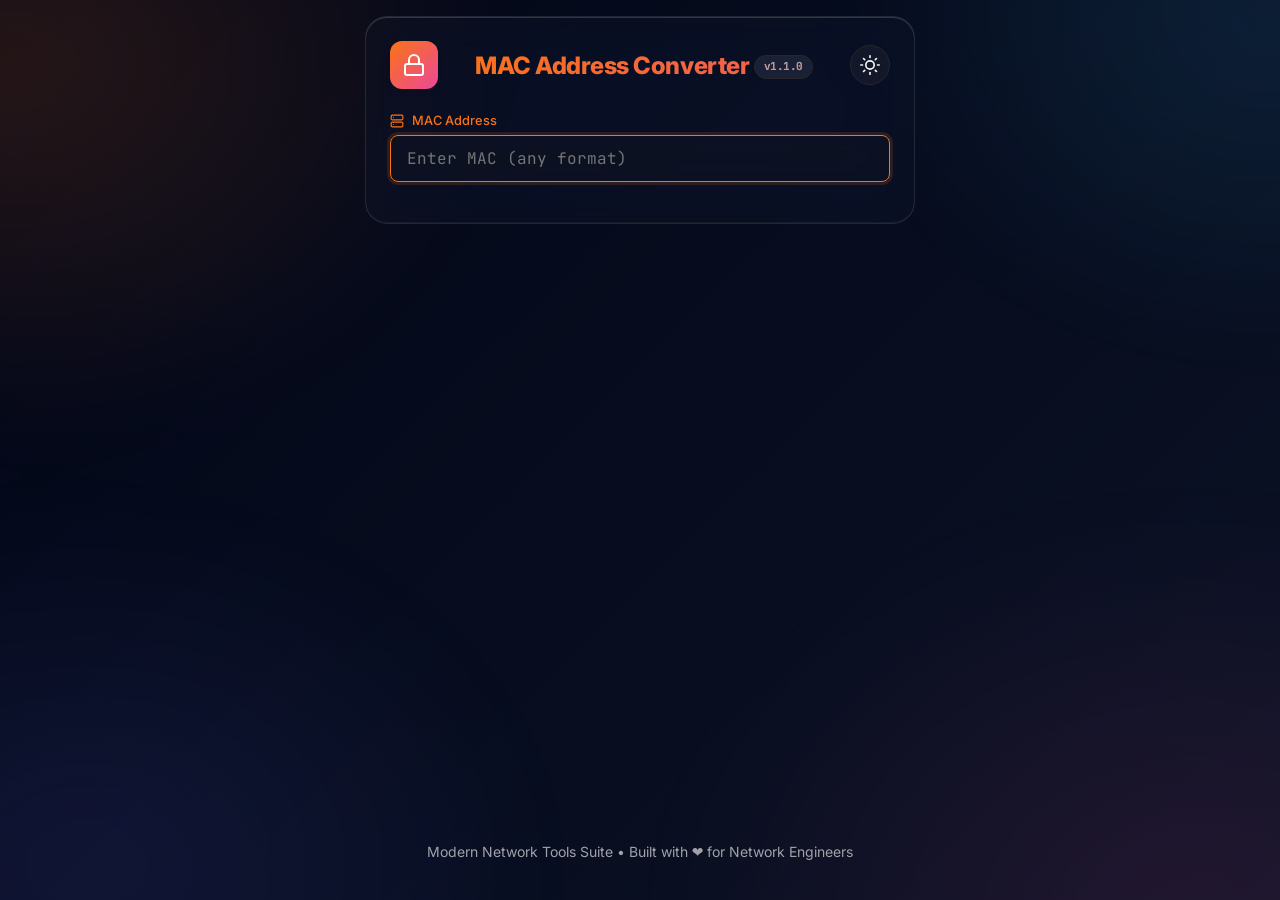
<file: mac_converter.html>
<!DOCTYPE html>
<html lang="en">

<head>
    <meta charset="UTF-8">
    <meta name="viewport" content="width=device-width, initial-scale=1.0">
    <title>MAC Address Format Converter</title>
    <link rel="icon"
        href="data:image/svg+xml,<svg xmlns=%22http://www.w3.org/2000/svg%22 viewBox=%220 0 24 24%22 fill=%22none%22 stroke=%22%23f97316%22 stroke-width=%222%22><rect x=%223%22 y=%2211%22 width=%2218%22 height=%2211%22 rx=%222%22/><path d=%22M7 11V7a5 5 0 0 1 10 0v4%22/></svg>">
    <link rel="stylesheet" href="assets/styles/fonts.css">
    <link rel="stylesheet" href="assets/styles/common.css">
    <style>
        .container {
            max-width: 900px;
            width: 100%;
        }

        .input-card {
            max-width: 550px;
            margin: 0 auto;
        }

        .output-section {
            display: grid;
            grid-template-columns: repeat(auto-fit, minmax(350px, 1fr));
            gap: 1.5rem;
            margin-top: 2rem;
            opacity: 0;
            transform: translateY(20px);
            transition: all 0.5s cubic-bezier(0.4, 0, 0.2, 1);
            pointer-events: none;
        }

        .output-section.visible {
            opacity: 1;
            transform: translateY(0);
            pointer-events: auto;
        }

        .section-title {
            text-align: center;
            margin-bottom: 1.5rem;
            color: var(--text-main);
            font-size: 1.1rem;
            font-weight: 600;
            opacity: 0.9;
        }

        .format-item {
            display: flex;
            justify-content: space-between;
            align-items: center;
            padding: 1rem;
            background: var(--bg-input);
            border: 1px solid var(--border-color);
            border-radius: 12px;
            margin-bottom: 1rem;
            transition: all 0.2s ease;
            position: relative;
            overflow: hidden;
        }

        .format-item:hover {
            border-color: var(--accent-primary);
            background: var(--bg-card);
            transform: translateY(-2px);
            box-shadow: 0 4px 12px rgba(0, 0, 0, 0.1);
        }

        .format-item span {
            font-family: var(--font-family-mono);
            font-size: 0.95rem;
            color: var(--text-main);
            letter-spacing: 0.5px;
        }

        .format-item:hover span {
            color: var(--accent-primary);
        }

        .copy-btn {
            background: rgba(16, 185, 129, 0.1);
            color: #10b981;
            padding: 0.4rem 0.8rem;
            font-size: 0.75rem;
            width: auto;
            border: 1px solid rgba(16, 185, 129, 0.2);
            box-shadow: none;
            cursor: pointer;
        }

        .copy-btn:hover {
            background: #10b981;
            color: white;
            box-shadow: 0 4px 12px rgba(16, 185, 129, 0.3);
            transform: translateY(-1px);
        }

        .copy-btn svg {
            width: 14px;
            height: 14px;
        }

        .card {
            margin-bottom: 0;
        }

        .success-message {
            position: fixed;
            bottom: 2rem;
            left: 50%;
            transform: translateX(-50%) translateY(100px);
            background: linear-gradient(135deg, #10b981, #059669);
            color: white;
            padding: 1rem 2rem;
            border-radius: 999px;
            box-shadow: 0 10px 25px rgba(16, 185, 129, 0.4);
            font-weight: 600;
            z-index: 1000;
            transition: all 0.4s cubic-bezier(0.175, 0.885, 0.32, 1.275);
            opacity: 0;
            display: none;
        }

        .success-message.show {
            display: block;
            opacity: 1;
            transform: translateX(-50%) translateY(0);
        }

        @media (max-width: 640px) {
            .format-item {
                flex-direction: column;
                gap: 0.75rem;
                align-items: stretch;
                text-align: center;
            }

            .copy-btn {
                width: 100%;
            }

            input[type="text"] {
                font-size: 0.9rem;
                padding: 0.6rem;
            }

            .header h1 {
                font-size: 1.5rem;
                /* Ensure title scales down */
            }
        }
    

        /* ============================================================
           LIQUID GLASS - page component layer
           ============================================================ */
        .input-card, .output-section, .card {
            background: var(--glass-bg);
            backdrop-filter: var(--glass-filter);
            -webkit-backdrop-filter: var(--glass-filter);
            border: 1px solid var(--glass-border);
            box-shadow: inset 0 1px 0 var(--glass-rim), inset 0 -1px 0 var(--glass-rim-soft);
        }
        .format-item {
            background: rgba(255, 255, 255, 0.06);
            backdrop-filter: var(--glass-filter);
            -webkit-backdrop-filter: var(--glass-filter);
            border: 1px solid var(--glass-border);
            box-shadow: inset 0 1px 0 var(--glass-rim-soft);
        }
        .copy-btn {
            background: linear-gradient(135deg, rgba(16, 185, 129, 0.75), rgba(5, 150, 105, 0.72)) !important;
            border: 1px solid rgba(255, 255, 255, 0.2);
            backdrop-filter: blur(14px) saturate(150%);
            -webkit-backdrop-filter: blur(14px) saturate(150%);
            box-shadow: inset 0 1px 0 rgba(255, 255, 255, 0.3), 0 8px 22px -10px rgba(16, 185, 129, 0.5);
        }
    </style>
</head>

<body>
    <div class="container">
        <div class="card input-card">
            <div class="header">
                <div class="logo-icon"
                    style="background: var(--accent-gradient); border-radius: 12px; height: 48px; width: 48px; display: flex; align-items: center; justify-content: center;">
                    <svg xmlns="http://www.w3.org/2000/svg" width="24" height="24" viewBox="0 0 24 24" fill="none"
                        stroke="currentColor" stroke-width="2" stroke-linecap="round" stroke-linejoin="round">
                        <rect x="3" y="11" width="18" height="11" rx="2" ry="2" />
                        <path d="M7 11V7a5 5 0 0 1 10 0v4" />
                    </svg>
                </div>
                <h1>MAC Address Converter <span class="version-badge" data-tool-version></span></h1>
                <button class="theme-toggle" onclick="ThemeManager.toggle()" id="themeBtn" aria-label="Toggle theme">
                    <svg class="icon" viewBox="0 0 24 24" fill="none" stroke="currentColor" stroke-width="2"
                        stroke-linecap="round" stroke-linejoin="round">
                        <circle cx="12" cy="12" r="5" />
                        <line x1="12" y1="1" x2="12" y2="3" />
                        <line x1="12" y1="21" x2="12" y2="23" />
                        <line x1="4.22" y1="4.22" x2="5.64" y2="5.64" />
                        <line x1="18.36" y1="18.36" x2="19.78" y2="19.78" />
                        <line x1="1" y1="12" x2="3" y2="12" />
                        <line x1="21" y1="12" x2="23" y2="12" />
                        <line x1="4.22" y1="19.78" x2="5.64" y2="18.36" />
                        <line x1="18.36" y1="5.64" x2="19.78" y2="4.22" />
                    </svg>
                </button>
            </div>

            <div class="input-group">
                <label for="macInput">
                    <svg xmlns="http://www.w3.org/2000/svg" width="14" height="14" viewBox="0 0 24 24" fill="none"
                        stroke="currentColor" stroke-width="2" stroke-linecap="round" stroke-linejoin="round">
                        <rect x="2" y="2" width="20" height="8" rx="2" ry="2" />
                        <rect x="2" y="14" width="20" height="8" rx="2" ry="2" />
                        <line x1="6" y1="6" x2="6.01" y2="6" />
                        <line x1="6" y1="18" x2="6.01" y2="18" />
                    </svg>
                    MAC Address
                </label>
                <input type="text" id="macInput" placeholder="Enter MAC (any format)" autocomplete="off" autofocus />
            </div>
            <div id="error" class="error-message"></div>
        </div>

        <div id="outputSection" class="output-section">
            <div class="card">
                <h3 class="section-title">Uppercase Formats</h3>
                <div id="uppercaseOutput"></div>
            </div>
            <div class="card">
                <h3 class="section-title">Lowercase Formats</h3>
                <div id="lowercaseOutput"></div>
            </div>
        </div>
    </div>

    <div id="successMessage" class="success-message">Copied to clipboard!</div>

    <div class="footer">
        <p>Modern Network Tools Suite • Built with ❤️ for Network Engineers</p>
    </div>

    <script src="assets/js/version.js"></script>
    <script src="assets/js/theme.js"></script>
    <script>
        function cleanMacAddress(mac) {
            return mac.replace(/[.:,\-\s]/g, '').toUpperCase();
        }

        function isValidMac(mac) {
            return /^[0-9A-F]{12}$/i.test(mac);
        }

        function formatMac(mac, format) {
            switch (format) {
                case 'xxxx.xxxx.xxxx':
                    return `${mac.slice(0, 4)}.${mac.slice(4, 8)}.${mac.slice(8, 12)}`;
                case 'xxxx-xxxx-xxxx':
                    return `${mac.slice(0, 4)}-${mac.slice(4, 8)}-${mac.slice(8, 12)}`;
                case 'xxxx:xxxx:xxxx':
                    return `${mac.slice(0, 4)}:${mac.slice(4, 8)}:${mac.slice(8, 12)}`;
                case 'xx-xx-xx-xx-xx-xx':
                    return mac.match(/.{2}/g).join('-');
                case 'xx:xx:xx:xx:xx:xx':
                    return mac.match(/.{2}/g).join(':');
                case 'xx.xx.xx.xx.xx.xx':
                    return mac.match(/.{2}/g).join('.');
                default:
                    return mac;
            }
        }

        function showSuccessMessage() {
            const successMessage = document.getElementById('successMessage');
            successMessage.style.display = 'block';
            // Trigger reflow to ensure transition works
            successMessage.offsetHeight;
            successMessage.classList.add('show');

            setTimeout(() => {
                successMessage.classList.remove('show');
                // Wait for transition to finish before hiding display
                setTimeout(() => {
                    successMessage.style.display = 'none';
                }, 400);
            }, 2000);
        }

        function copyToClipboard(text) {
            navigator.clipboard.writeText(text).then(() => {
                showSuccessMessage();
            }).catch(err => {
                console.error('Failed to copy text: ', err);
            });
        }

        function createFormatItem(mac, format) {
            const formattedMac = formatMac(mac, format);
            const div = document.createElement('div');
            div.className = 'format-item';
            div.innerHTML = `
            <span>${formattedMac}</span>
            <button class="copy-btn" onclick="copyToClipboard('${formattedMac}')">
                <svg xmlns="http://www.w3.org/2000/svg" width="14" height="14" viewBox="0 0 24 24" fill="none" stroke="currentColor" stroke-width="2" stroke-linecap="round" stroke-linejoin="round"><rect x="9" y="9" width="13" height="13" rx="2" ry="2"></rect><path d="M5 15H4a2 2 0 0 1-2-2V4a2 2 0 0 1 2-2h9a2 2 0 0 1 2 2v1"></path></svg>
                Copy
            </button>
        `;
            return div;
        }

        function convertMac() {
            const input = document.getElementById('macInput').value;
            const errorDiv = document.getElementById('error');
            const outputSection = document.getElementById('outputSection');
            const uppercaseOutput = document.getElementById('uppercaseOutput');
            const lowercaseOutput = document.getElementById('lowercaseOutput');

            // Reset UI slightly
            errorDiv.textContent = '';
            errorDiv.style.opacity = '0';

            if (!input.trim()) {
                outputSection.classList.remove('visible');
                return;
            }

            const cleanMac = cleanMacAddress(input);

            if (!isValidMac(cleanMac)) {
                // If the user has typed 12 chars (typical MAC length) but it's invalid, show error
                if (cleanMac.length >= 12) {
                    errorDiv.textContent = 'Invalid MAC address format';
                    errorDiv.style.opacity = '1';
                }
                outputSection.classList.remove('visible');
                return;
            }

            // Valid MAC, render outputs
            uppercaseOutput.innerHTML = '';
            lowercaseOutput.innerHTML = '';

            const formats = [
                'xxxx.xxxx.xxxx',
                'xxxx-xxxx-xxxx',
                'xxxx:xxxx:xxxx',
                'xx-xx-xx-xx-xx-xx',
                'xx:xx:xx:xx:xx:xx',
                'xx.xx.xx.xx.xx.xx'
            ];

            formats.forEach((format, index) => {
                const item = createFormatItem(cleanMac, format);
                item.style.animationDelay = `${index * 0.05}s`;
                uppercaseOutput.appendChild(item);
            });

            formats.forEach((format, index) => {
                const item = createFormatItem(cleanMac.toLowerCase(), format);
                item.style.animationDelay = `${index * 0.05}s`;
                lowercaseOutput.appendChild(item);
            });

            outputSection.classList.add('visible');
        }

        // Auto convert on input
        document.getElementById('macInput').addEventListener('input', convertMac);
    </script>
</body>

</html>
</file>
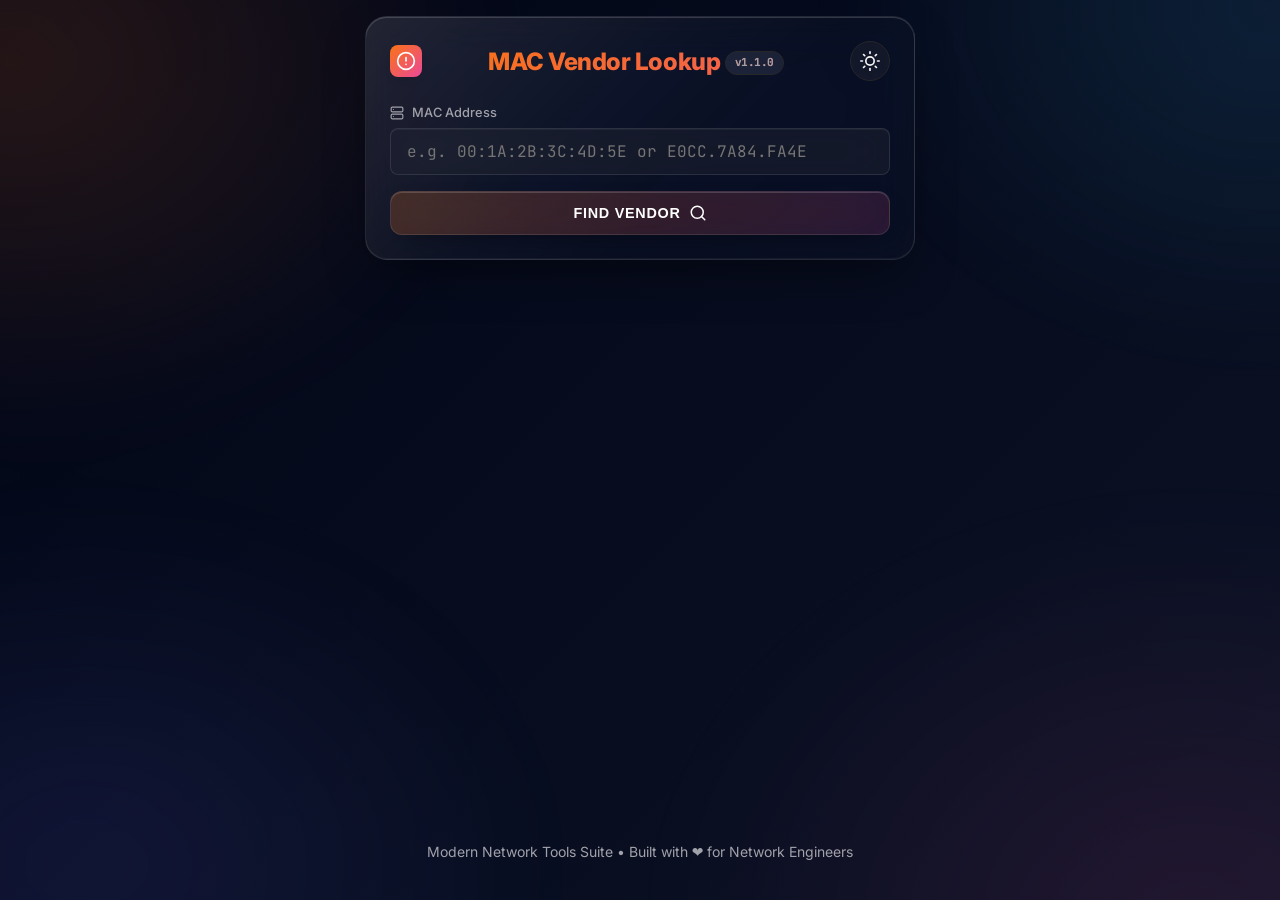
<file: mac_vender.html>
<!DOCTYPE html>
<html lang="en">

<head>
    <meta charset="UTF-8">
    <meta name="viewport" content="width=device-width, initial-scale=1.0">
    <meta name="description" content="Free MAC Address Vendor Lookup Tool. Find the manufacturer of any device.">
    <meta name="keywords" content="mac address, vendor lookup, oui, mac vendor, manufacturer, network">
    <title>MAC Address Vendor Lookup</title>
    <link rel="icon"
        href="data:image/svg+xml,<svg xmlns=%22http://www.w3.org/2000/svg%22 viewBox=%220 0 24 24%22 fill=%22none%22 stroke=%22%23f97316%22 stroke-width=%222%22><circle cx=%2212%22 cy=%2212%22 r=%2210%22></circle><line x1=%2212%22 y1=%228%22 x2=%2212%22 y2=%2212%22></line><line x1=%2212%22 y1=%2216%22 x2=%2212.01%22 y2=%2216%22></line></svg>">
    <link rel="stylesheet" href="assets/styles/fonts.css">
    <link rel="stylesheet" href="assets/styles/common.css">

    <style>
        .input-group label svg {
            animation: rotate 10s linear infinite;
        }

        @keyframes rotate {
            from {
                transform: rotate(0deg);
            }

            to {
                transform: rotate(360deg);
            }
        }

        .spinner {
            display: inline-block;
            width: 1em;
            height: 1em;
            border: 2px solid currentColor;
            border-right-color: transparent;
            border-radius: 50%;
            animation: spin 0.75s linear infinite;
            display: none;
        }

        .loading .spinner {
            display: inline-block;
        }

        .loading .btn-text {
            opacity: 0.8;
        }

        @keyframes spin {
            to {
                transform: rotate(360deg);
            }
        }
    </style>
</head>

<body>
    <div class="container">
        <div class="card">
            <div class="header">
                <svg class="logo-icon" xmlns="http://www.w3.org/2000/svg" width="32" height="32" viewBox="0 0 24 24"
                    fill="none" stroke="currentColor" stroke-width="2" stroke-linecap="round" stroke-linejoin="round">
                    <circle cx="12" cy="12" r="10"></circle>
                    <line x1="12" y1="8" x2="12" y2="12"></line>
                    <line x1="12" y1="16" x2="12.01" y2="16"></line>
                </svg>
                <h1>MAC Vendor Lookup <span class="version-badge" data-tool-version></span></h1>
                <button id="theme-toggle" class="theme-toggle" aria-label="Toggle theme">
                    <svg xmlns="http://www.w3.org/2000/svg" width="20" height="20" viewBox="0 0 24 24" fill="none"
                        stroke="currentColor" stroke-width="2" stroke-linecap="round" stroke-linejoin="round">
                        <circle cx="12" cy="12" r="5" />
                        <line x1="12" y1="1" x2="12" y2="3" />
                        <line x1="12" y1="21" x2="12" y2="23" />
                        <line x1="4.22" y1="4.22" x2="5.64" y2="5.64" />
                        <line x1="18.36" y1="18.36" x2="19.78" y2="19.78" />
                        <line x1="1" y1="12" x2="3" y2="12" />
                        <line x1="21" y1="12" x2="23" y2="12" />
                        <line x1="4.22" y1="19.78" x2="5.64" y2="18.36" />
                        <line x1="18.36" y1="5.64" x2="19.78" y2="4.22" />
                    </svg>
                </button>
            </div>

            <div class="input-group">
                <label for="mac-input">
                    <svg xmlns="http://www.w3.org/2000/svg" width="14" height="14" viewBox="0 0 24 24" fill="none"
                        stroke="currentColor" stroke-width="2" stroke-linecap="round" stroke-linejoin="round">
                        <rect x="2" y="2" width="20" height="8" rx="2" ry="2" />
                        <rect x="2" y="14" width="20" height="8" rx="2" ry="2" />
                        <line x1="6" y1="6" x2="6.01" y2="6" />
                        <line x1="6" y1="18" x2="6.01" y2="18" />
                    </svg>
                    MAC Address
                </label>
                <input type="text" id="mac-input" placeholder="e.g. 00:1A:2B:3C:4D:5E or E0CC.7A84.FA4E"
                    autocomplete="off">
                <div id="error-message" class="error-message"></div>
            </div>

            <button id="lookup-btn">
                <span class="spinner"></span>
                <span class="btn-text">Find Vendor</span>
                <svg class="btn-icon" xmlns="http://www.w3.org/2000/svg" width="18" height="18" viewBox="0 0 24 24"
                    fill="none" stroke="currentColor" stroke-width="2" stroke-linecap="round" stroke-linejoin="round">
                    <circle cx="11" cy="11" r="8"></circle>
                    <line x1="21" y1="21" x2="16.65" y2="16.65"></line>
                </svg>
            </button>

            <div id="results" class="results">
                <div class="result-item">
                    <span class="result-label">Vendor</span>
                    <span class="result-value" id="vendor-name"></span>
                </div>
                <div class="result-item">
                    <span class="result-label">MAC Address</span>
                    <span class="result-value" id="mac-address-display"></span>
                </div>
                <div class="result-item" style="display:none;" id="mac-prefix-container">
                    <span class="result-label">OUI Prefix</span>
                    <span class="result-value" id="mac-prefix"></span>
                </div>
            </div>
        </div>
    </div>

    <script>
        class MacVendorLookup {
            constructor() {
                this.input = document.getElementById('mac-input');
                this.lookupBtn = document.getElementById('lookup-btn');
                this.resultsContainer = document.getElementById('results');
                this.errorMessage = document.getElementById('error-message');
                this.vendorNameEl = document.getElementById('vendor-name');
                this.macDisplayEl = document.getElementById('mac-address-display');
                this.prefixEl = document.getElementById('mac-prefix');
                this.prefixContainer = document.getElementById('mac-prefix-container');
                this.themeToggle = document.getElementById('theme-toggle');

                this.lookupBtn.addEventListener('click', () => this.lookup());
                this.input.addEventListener('keypress', (e) => {
                    if (e.key === 'Enter') this.lookup();
                });
                this.themeToggle.addEventListener('click', () => ThemeManager.toggle());
            }

            async lookup() {
                this.clearError();
                this.resultsContainer.classList.remove('visible');

                const rawInput = this.input.value.trim();
                if (!rawInput) {
                    this.showError('Please enter a MAC address');
                    return;
                }

                // Normalize input
                const cleanedMac = this.normalizeMac(rawInput);
                if (!cleanedMac) {
                    this.showError('Invalid MAC Address format');
                    return;
                }

                this.setLoading(true);

                try {
                    // Try using corsproxy.io which is often more reliable for this purpose
                    const corsProxy = 'https://corsproxy.io/?';
                    const targetUrl = `https://api.macvendors.com/${cleanedMac}`;

                    // Note: We are encoding the target URL for the proxy
                    const response = await fetch(corsProxy + encodeURIComponent(targetUrl));

                    if (!response.ok) {
                        if (response.status === 404) {
                            throw new Error('Vendor not found');
                        } else if (response.status === 429) {
                            throw new Error('Too many requests. Please wait a moment.');
                        } else {
                            throw new Error('Could not fetch vendor info (Network/API Error)');
                        }
                    }

                    const vendor = await response.text();
                    this.displayResults(vendor, cleanedMac);
                } catch (error) {
                    console.error(error);
                    let errorMsg = error.message;
                    if (errorMsg.includes('Failed to fetch') || errorMsg.includes('NetworkError')) {
                        errorMsg = 'Vendor lookup needs internet access, and browsers block external API calls from local files (file://). <br><br><b>Solution:</b><br>1. Double-click <b>start-server.bat</b>, then use http://localhost:8321/mac_vender.html<br>2. Or serve this folder with any local server (e.g. VS Code "Live Server")';
                        this.showError(errorMsg);
                    } else {
                        this.showError(errorMsg);
                    }
                } finally {
                    this.setLoading(false);
                }
            }

            normalizeMac(input) {
                // Remove all non-hex characters
                const stripped = input.replace(/[^a-fA-F0-9]/g, '');

                // Check valid length (12 characters for full MAC, 6 for OUI)
                if (stripped.length !== 12 && stripped.length !== 6) {
                    return null;
                }

                // Format as XX:XX:XX:XX:XX:XX
                let formatted = '';
                for (let i = 0; i < stripped.length; i += 2) {
                    formatted += stripped.substr(i, 2);
                    if (i < stripped.length - 2) formatted += ':';
                }

                return formatted.toUpperCase();
            }

            displayResults(vendor, mac) {
                this.vendorNameEl.textContent = vendor;
                this.macDisplayEl.textContent = mac;

                // Show prefix if available (first 3 octets)
                const prefix = mac.split(':').slice(0, 3).join(':');
                this.prefixEl.textContent = prefix;
                this.prefixContainer.style.display = 'flex';

                this.resultsContainer.classList.add('visible');
            }

            showError(msg) {
                this.errorMessage.innerHTML = msg; // Changed to innerHTML to support <br>
            }

            clearError() {
                this.errorMessage.textContent = '';
            }

            setLoading(isLoading) {
                if (isLoading) {
                    this.lookupBtn.classList.add('loading');
                    this.lookupBtn.disabled = true;
                    this.lookupBtn.querySelector('.btn-icon').style.display = 'none';
                } else {
                    this.lookupBtn.classList.remove('loading');
                    this.lookupBtn.disabled = false;
                    this.lookupBtn.querySelector('.btn-icon').style.display = 'block';
                }
            }
        }

        new MacVendorLookup();
    </script>

    <div class="footer">
        <p>Modern Network Tools Suite • Built with ❤️ for Network Engineers</p>
    </div>

    <script src="assets/js/version.js"></script>
    <script src="assets/js/theme.js"></script>
</body>

</html>
</file>
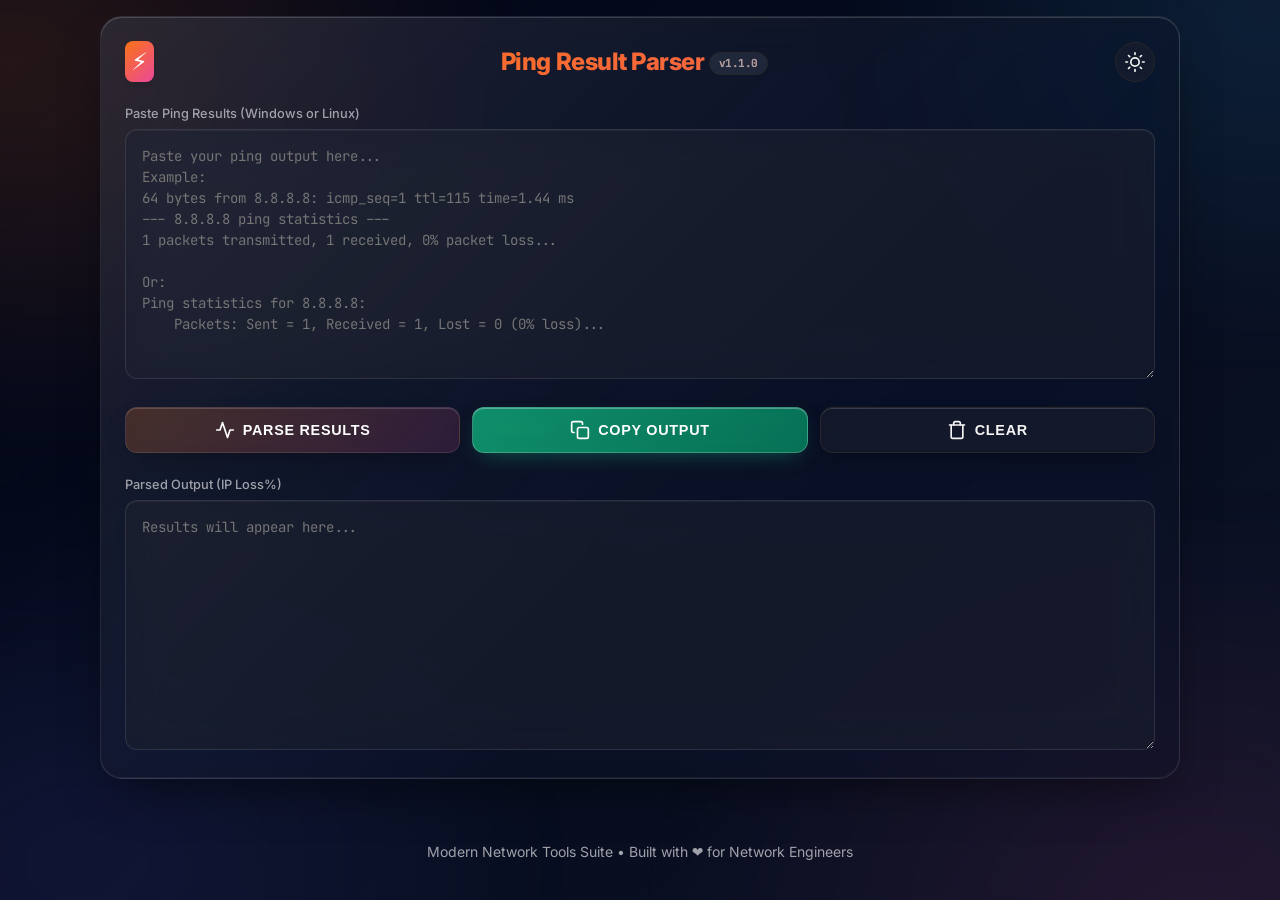
<file: ping_result.html>
<!DOCTYPE html>
<html lang="en">

<head>
    <meta charset="UTF-8">
    <meta name="viewport" content="width=device-width, initial-scale=1.0">
    <title>Ping Result Parser</title>
    <link rel="icon"
        href="data:image/svg+xml,<svg xmlns=%22http://www.w3.org/2000/svg%22 viewBox=%220 0 24 24%22 fill=%22none%22 stroke=%22%23f97316%22 stroke-width=%222%22 stroke-linecap=%22round%22 stroke-linejoin=%22round%22><polyline points=%2222 12 18 12 15 21 9 3 6 12 2 12%22 /></svg>">

    <link rel="stylesheet" href="assets/styles/fonts.css">
    <link rel="stylesheet" href="assets/styles/common.css">

    <style>
        .container {
            max-width: 1080px;
        }

        .filter-row {
            display: grid;
            grid-template-columns: 1fr;
            gap: 1rem;
        }

        #inputText,
        #outputText {
            min-height: 250px;
            font-family: var(--font-family-mono);
        }

        /* Secondary (Copy) Button - Green Gradient */
        button.secondary {
            background: linear-gradient(135deg, #10b981, #059669);
            border: 1px solid transparent;
            color: white;
            box-shadow: 0 4px 15px -3px rgba(16, 185, 129, 0.4);
        }

        button.secondary:hover {
            box-shadow: 0 8px 20px -3px rgba(16, 185, 129, 0.5);
            filter: brightness(1.1);
            transform: translateY(-1px);
        }

        .button-group {
            display: flex;
            gap: 0.75rem;
            justify-content: center;
            margin: 1.5rem 0;
        }

        @media (max-width: 640px) {
            .button-group {
                flex-direction: column;
            }
        }
    

        /* ============================================================
           LIQUID GLASS - page component layer
           ============================================================ */
        .filter-row {
            background: var(--glass-bg);
            backdrop-filter: var(--glass-filter);
            -webkit-backdrop-filter: var(--glass-filter);
            border: 1px solid var(--glass-border);
            box-shadow: inset 0 1px 0 var(--glass-rim), inset 0 -1px 0 var(--glass-rim-soft);
        }
        button.secondary {
            background: linear-gradient(135deg, rgba(16, 185, 129, 0.75), rgba(5, 150, 105, 0.72)) !important;
            border: 1px solid rgba(255, 255, 255, 0.2);
            backdrop-filter: blur(14px) saturate(150%);
            -webkit-backdrop-filter: blur(14px) saturate(150%);
            box-shadow: inset 0 1px 0 rgba(255, 255, 255, 0.3), 0 8px 22px -10px rgba(16, 185, 129, 0.5);
        }
    </style>
</head>

<body>

    <div class="container">
        <div class="card">
            <div class="header">
                <div class="logo-icon"
                    style="font-size: 1.5rem; display: flex; align-items: center; justify-content: center;">
                    ⚡</div>
                <h1>Ping Result Parser <span class="version-badge" data-tool-version></span></h1>
                <button class="theme-toggle" onclick="ThemeManager.toggle()" id="themeBtn">
                    <svg class="icon" viewBox="0 0 24 24" fill="none" stroke="currentColor" stroke-width="2"
                        stroke-linecap="round" stroke-linejoin="round">
                        <circle cx="12" cy="12" r="5" />
                        <line x1="12" y1="1" x2="12" y2="3" />
                        <line x1="12" y1="21" x2="12" y2="23" />
                        <line x1="4.22" y1="4.22" x2="5.64" y2="5.64" />
                        <line x1="18.36" y1="18.36" x2="19.78" y2="19.78" />
                        <line x1="1" y1="12" x2="3" y2="12" />
                        <line x1="21" y1="12" x2="23" y2="12" />
                        <line x1="4.22" y1="19.78" x2="5.64" y2="18.36" />
                        <line x1="18.36" y1="5.64" x2="19.78" y2="4.22" />
                    </svg>
                </button>
            </div>

            <div class="input-group">
                <label for="inputText">Paste Ping Results (Windows or Linux)</label>
                <textarea id="inputText" placeholder="Paste your ping output here...
Example:
64 bytes from 8.8.8.8: icmp_seq=1 ttl=115 time=1.44 ms
--- 8.8.8.8 ping statistics ---
1 packets transmitted, 1 received, 0% packet loss...

Or:
Ping statistics for 8.8.8.8:
    Packets: Sent = 1, Received = 1, Lost = 0 (0% loss)..." spellcheck="false"></textarea>
            </div>

            <div class="button-group">
                <button class="primary action-btn" onclick="parsePingresults()">
                    <svg class="icon" viewBox="0 0 24 24" fill="none" stroke="currentColor" stroke-width="2"
                        stroke-linecap="round" stroke-linejoin="round">
                        <polyline points="22 12 18 12 15 21 9 3 6 12 2 12"></polyline>
                    </svg>
                    Parse Results
                </button>
                <button class="secondary action-btn" onclick="copyToClipboard()">
                    <svg class="icon" viewBox="0 0 24 24" fill="none" stroke="currentColor" stroke-width="2"
                        stroke-linecap="round" stroke-linejoin="round">
                        <rect x="9" y="9" width="13" height="13" rx="2" ry="2"></rect>
                        <path d="M5 15H4a2 2 0 0 1-2-2V4a2 2 0 0 1 2-2h9a2 2 0 0 1 2 2v1"></path>
                    </svg>
                    Copy Output
                </button>
                <button class="action-btn" onclick="clearAll()"
                    style="background: var(--bg-input); color: var(--text-main); border: 1px solid var(--border-color);">
                    <svg class="icon" viewBox="0 0 24 24" fill="none" stroke="currentColor" stroke-width="2"
                        stroke-linecap="round" stroke-linejoin="round">
                        <path d="M3 6h18"></path>
                        <path d="M19 6v14c0 1-1 2-2 2H7c-1 0-2-1-2-2V6"></path>
                        <path d="M8 6V4c0-1 1-2 2-2h4c1 0 2 1 2 2v2"></path>
                    </svg>
                    Clear
                </button>
            </div>

            <div class="input-group">
                <label for="outputText">Parsed Output (IP Loss%)</label>
                <textarea id="outputText" readonly spellcheck="false"
                    placeholder="Results will appear here..."></textarea>
            </div>
        </div>
    </div>

    <div id="toast">Action completed!</div>

    <script>
        function parsePingresults() {
            const inputText = document.getElementById("inputText").value;
            const results = [];

            // We need to handle mixed content. We can split by lines and look for context, 
            // BUT a global regex search is often robust enough if the patterns are distinct.

            // Linux Pattern:
            // --- 8.8.8.8 ping statistics ---
            // ... 0% packet loss ...
            const linuxRegex = /--- (\d+\.\d+\.\d+\.\d+) ping statistics ---\s+[\s\S]*?(\d+)% packet loss/g;

            // Windows Pattern:
            // Ping statistics for 8.8.8.8:
            // ... (0% loss)
            const windowsRegex = /Ping statistics for (\d+\.\d+\.\d+\.\d+):[\s\S]*?\((\d+)% loss\)/g;

            // Copy keys to avoid infinite loops if we were modifying, but we aren't.

            let match;

            // Since JS regex stateful with 'g', we can just loop.
            // CAUTION: If the text is huge and mixed, order might be lost if we do two passes.
            // But usually users paste a block.
            // Let's combine them or use a tailored approach. 
            // A combined regex might be tricky with capture groups.
            // Let's use a tokenizer approach or just two passes. Two passes is fine.
            // Wait, if I paste Linux then Windows, and I run Windows regex first, it won't care about the Linux part.
            // The only issue is output order. 
            // If I want to preserve order, I should find all matches with index and sort.

            const allMatches = [];

            // Find Linux matches
            while ((match = linuxRegex.exec(inputText)) !== null) {
                allMatches.push({
                    index: match.index,
                    ip: match[1],
                    loss: match[2]
                });
            }

            // Find Windows matches
            while ((match = windowsRegex.exec(inputText)) !== null) {
                allMatches.push({
                    index: match.index,
                    ip: match[1],
                    loss: match[2]
                });
            }

            // Sort by position in text
            allMatches.sort((a, b) => a.index - b.index);

            // Format output
            const outputString = allMatches.map(item => `${item.ip} ${item.loss}%`).join("\n");

            if (allMatches.length === 0 && inputText.trim().length > 0) {
                showToast("No ping statistics found!");
            } else if (allMatches.length > 0) {
                showToast("Parsed " + allMatches.length + " results!");
            }

            document.getElementById("outputText").value = outputString;
        }

        function copyToClipboard() {
            const outputText = document.getElementById("outputText");
            if (!outputText.value) {
                showToast("Nothing to copy!");
                return;
            }
            outputText.select();
            outputText.setSelectionRange(0, 99999);

            try {
                navigator.clipboard.writeText(outputText.value).then(() => {
                    showToast("Copied to clipboard!");
                }).catch(() => {
                    document.execCommand('copy');
                    showToast("Copied to clipboard!");
                });
            } catch (err) {
                document.execCommand('copy');
                showToast("Copied to clipboard!");
            }
        }

        function clearAll() {
            document.getElementById("inputText").value = "";
            document.getElementById("outputText").value = "";
            document.getElementById("inputText").focus();
        }

        function showToast(message) {
            const toast = document.getElementById("toast");
            toast.textContent = message;
            toast.className = "show";
            setTimeout(() => { toast.className = ""; }, 3000);
        }
    </script>
    <script src="assets/js/version.js"></script>
    <script src="assets/js/theme.js"></script>

    <div class="footer">
        <p>Modern Network Tools Suite • Built with ❤️ for Network Engineers</p>
    </div>
</body>

</html>
</file>
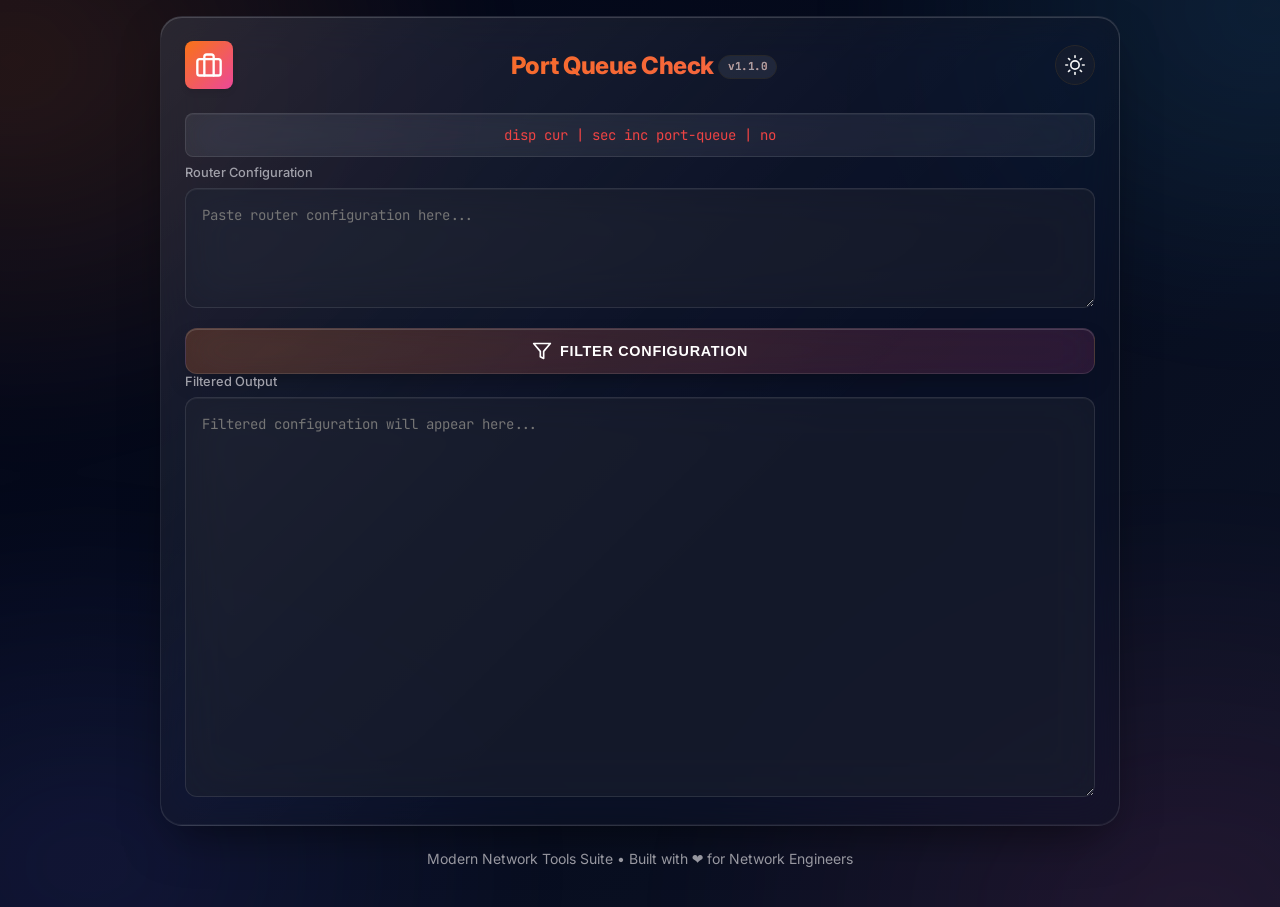
<file: portqueue.html>
<!DOCTYPE html>
<html lang="en">

<head>
  <meta charset="UTF-8" />
  <meta name="viewport" content="width=device-width, initial-scale=1.0" />
  <title>Port Queue Check</title>
  <link rel="icon"
    href="data:image/svg+xml,<svg xmlns=%22http://www.w3.org/2000/svg%22 viewBox=%220 0 24 24%22 fill=%22none%22 stroke=%22%23f97316%22 stroke-width=%222%22 stroke-linecap=%22round%22 stroke-linejoin=%22round%22><rect x=%222%22 y=%227%22 width=%2220%22 height=%2214%22 rx=%222%22 ry=%222%22 /><path d=%22M16 21V5a2 2 0 0 0-2-2h-4a2 2 0 0 0-2 2v16%22 /></svg>">

  <!-- Preconnect for fonts -->
  <link rel="stylesheet" href="assets/styles/fonts.css">
  <link rel="stylesheet" href="assets/styles/common.css" />

  <style>
    /* Page-specific styles for portqueue.html */
    .container {
      max-width: 960px;
    }

    .logo-icon {
      width: 48px;
      height: 48px;
    }

    .logo-icon svg {
      width: 28px;
      height: 28px;
    }

    .code-hint {
      background: var(--bg-input);
      border: 1px solid var(--border-color);
      border-radius: 8px;
      padding: 0.75rem 1rem;
      font-family: var(--font-family-mono);
      font-size: 0.875rem;
      color: var(--error-color);
      text-align: center;
      margin-bottom: 0.5rem;
    }

    #inputText {
      min-height: 120px;
    }

    #outputText {
      min-height: 400px;
    }
  

        /* ============================================================
           LIQUID GLASS - page component layer
           ============================================================ */
        .code-hint {
            background: rgba(255, 255, 255, 0.06);
            backdrop-filter: var(--glass-filter);
            -webkit-backdrop-filter: var(--glass-filter);
            border: 1px solid var(--glass-border);
            box-shadow: inset 0 1px 0 var(--glass-rim-soft);
        }
    </style>
</head>

<body>
  <div class="container">
    <div class="card">
      <div class="header">
        <div class="logo-icon" style="display: flex; align-items: center; justify-content: center;">
          <svg xmlns="http://www.w3.org/2000/svg" viewBox="0 0 24 24" fill="none" stroke="currentColor" stroke-width="2"
            stroke-linecap="round" stroke-linejoin="round">
            <rect x="2" y="7" width="20" height="14" rx="2" ry="2" />
            <path d="M16 21V5a2 2 0 0 0-2-2h-4a2 2 0 0 0-2 2v16" />
          </svg>
        </div>
        <h1>Port Queue Check <span class="version-badge" data-tool-version></span></h1>
        <button class="theme-toggle" onclick="ThemeManager.toggle()" id="themeBtn">
          <svg class="icon" viewBox="0 0 24 24" fill="none" stroke="currentColor" stroke-width="2"
            stroke-linecap="round" stroke-linejoin="round">
            <circle cx="12" cy="12" r="5" />
            <line x1="12" y1="1" x2="12" y2="3" />
            <line x1="12" y1="21" x2="12" y2="23" />
            <line x1="4.22" y1="4.22" x2="5.64" y2="5.64" />
            <line x1="18.36" y1="18.36" x2="19.78" y2="19.78" />
            <line x1="1" y1="12" x2="3" y2="12" />
            <line x1="21" y1="12" x2="23" y2="12" />
            <line x1="4.22" y1="19.78" x2="5.64" y2="18.36" />
            <line x1="18.36" y1="5.64" x2="19.78" y2="4.22" />
          </svg>
        </button>
      </div>

      <div class="code-hint">disp cur | sec inc port-queue | no</div>

      <div class="input-group">
        <label for="inputText">Router Configuration</label>
        <textarea id="inputText" placeholder="Paste router configuration here..." spellcheck="false"></textarea>
      </div>

      <button class="action-btn" onclick="filterLines()">
        <svg class="icon" width="18" height="18" viewBox="0 0 24 24" fill="none" stroke="currentColor" stroke-width="2"
          stroke-linecap="round" stroke-linejoin="round">
          <path d="M22 3H2l8 9.46V19l4 2v-8.54L22 3z" />
        </svg>
        Filter Configuration
      </button>

      <div class="input-group">
        <label for="outputText">Filtered Output</label>
        <textarea id="outputText" readonly spellcheck="false"
          placeholder="Filtered configuration will appear here..."></textarea>
      </div>
    </div>
  </div>

  <div id="toast">Action completed!</div>

  <script>
    // Predefined exclusion list
    const defaultExclusions = `port-queue be wfq weight 5 outbound
port-queue af1 wfq weight 15 outbound
port-queue af2 wfq weight 20 outbound
port-queue af3 wfq weight 30 outbound
port-queue af4 wfq weight 30 outbound
description
shutdown
eth-trunk
dcn
l2 binding vsi
qos-profile
qos default-service-class
port-mode
negotiation auto
carrier
fec
trust
user-queue
lldp
speed
duplex
#`
      .split("\n")
      .filter(Boolean);

    function filterLines() {
      const inputText = document.getElementById("inputText").value;

      if (!inputText.trim()) {
        showToast("Please paste router configuration first!");
        return;
      }

      const filteredLines = inputText
        .split("\n")
        .filter(function (line) {
          return !defaultExclusions.some(function (word) {
            return line.includes(word);
          });
        })
        .join("\n");

      document.getElementById("outputText").value = filteredLines;
      showToast("Configuration filtered successfully!");
    }

    function showToast(message) {
      const toast = document.getElementById("toast");
      toast.textContent = message;
      toast.className = "show";
      setTimeout(() => {
        toast.className = "";
      }, 3000);
    }
  </script>
  <script src="assets/js/version.js"></script>
  <script src="assets/js/theme.js"></script>

  <div class="footer">
    <p>Modern Network Tools Suite • Built with ❤️ for Network Engineers</p>
  </div>
</body>

</html>
</file>
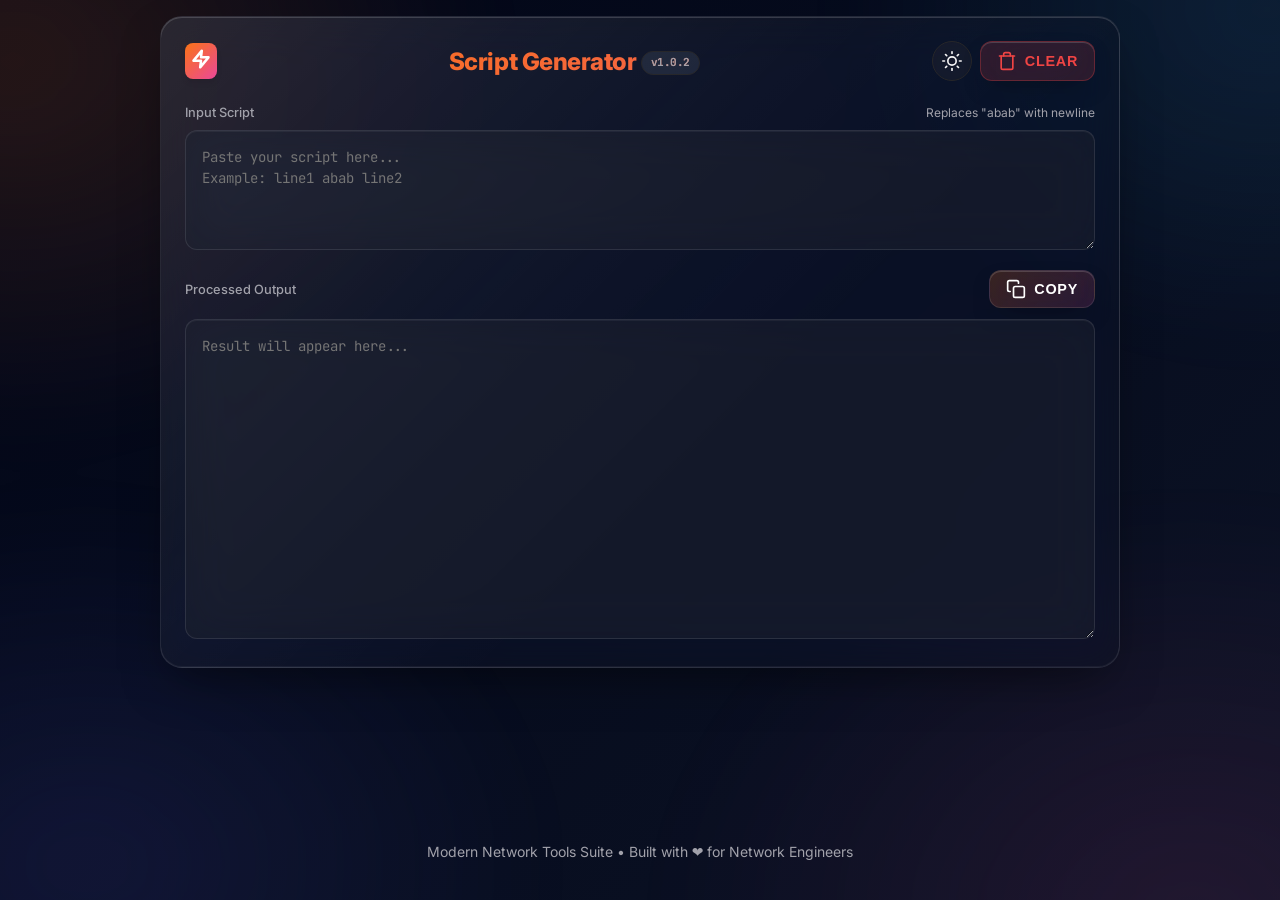
<file: script.html>
<!DOCTYPE html>
<html lang="en">

<head>
    <meta charset="UTF-8">
    <meta name="viewport" content="width=device-width, initial-scale=1.0">
    <title>Script Generator</title>
    <link rel="icon"
        href="data:image/svg+xml,<svg xmlns=%22http://www.w3.org/2000/svg%22 viewBox=%220 0 100 100%22><text y=%22.9em%22 font-size=%2290%22>⚡</text></svg>">

    <!-- Preconnect for fonts -->
    <link rel="stylesheet" href="assets/styles/fonts.css">
    <link rel="stylesheet" href="assets/styles/common.css">
    <style>
        /* Page-specific styles for script.html */
        .container {
            max-width: 960px;
        }

        .label-row {
            display: flex;
            justify-content: space-between;
            align-items: center;
            margin-bottom: 0.65rem;
        }

        .label-row label {
            margin-bottom: 0;
        }

        #inputText {
            min-height: 120px;
        }

        #outputText {
            min-height: 320px;
        }

        /* Tooltip hint */
        .tooltip {
            position: relative;
        }

        .tooltip::after {
            content: attr(data-tooltip);
            position: absolute;
            top: 120%;
            left: 50%;
            transform: translateX(-50%);
            margin-top: 5px;
            padding: 6px 10px;
            background: var(--text-main);
            color: var(--bg-input);
            border-radius: 6px;
            font-size: 11px;
            font-weight: 600;
            white-space: nowrap;
            opacity: 0;
            visibility: hidden;
            pointer-events: none;
            transition: opacity 0.2s, visibility 0.2s;
            box-shadow: 0 4px 6px -1px rgba(0, 0, 0, 0.1);
            z-index: 10;
        }

        .tooltip:hover::after {
            opacity: 1;
            visibility: visible;
        }

        /* Clear Button Modern Style */
        .clear-btn {
            background: rgba(239, 68, 68, 0.15) !important;
            border: 1px solid rgba(239, 68, 68, 0.3) !important;
            color: #ef4444 !important;
        }

        .clear-btn:hover {
            background: #ef4444 !important;
            border-color: #ef4444 !important;
            color: white !important;
            box-shadow: 0 8px 20px -3px rgba(239, 68, 68, 0.5) !important;
        }

        @keyframes trash-shake {

            0%,
            100% {
                transform: rotate(0deg);
            }

            25% {
                transform: rotate(-10deg);
            }

            50% {
                transform: rotate(10deg);
            }

            75% {
                transform: rotate(-10deg);
            }
        }

        .clear-btn:hover svg {
            animation: trash-shake 0.5s ease-in-out;
        }
    </style>
</head>

<body>
    <div class="container">
        <div class="card">
            <div class="header">
                <div class="logo-icon">
                    <svg width="20" height="20" viewBox="0 0 24 24" fill="none" stroke="currentColor" stroke-width="3"
                        stroke-linecap="round" stroke-linejoin="round">
                        <path d="M13 2L3 14h9l-1 8 10-12h-9l1-8z"></path>
                    </svg>
                </div>
                <h1>Script Generator <span class="version-badge" data-tool-version></span></h1>
                <div style="display: flex; gap: 0.5rem;">
                    <button class="theme-toggle" onclick="ThemeManager.toggle()" id="themeBtn">
                        <svg class="icon" viewBox="0 0 24 24" fill="none" stroke="currentColor" stroke-width="2"
                            stroke-linecap="round" stroke-linejoin="round">
                            <circle cx="12" cy="12" r="5" />
                            <line x1="12" y1="1" x2="12" y2="3" />
                            <line x1="12" y1="21" x2="12" y2="23" />
                            <line x1="4.22" y1="4.22" x2="5.64" y2="5.64" />
                            <line x1="18.36" y1="18.36" x2="19.78" y2="19.78" />
                            <line x1="1" y1="12" x2="3" y2="12" />
                            <line x1="21" y1="12" x2="23" y2="12" />
                            <line x1="4.22" y1="19.78" x2="5.64" y2="18.36" />
                            <line x1="18.36" y1="5.64" x2="19.78" y2="4.22" />
                        </svg>
                    </button>
                    <button class="action-btn clear-btn" onclick="clearAll()" style="width: auto; padding: 0 1rem;">
                        <svg class="icon" viewBox="0 0 24 24" fill="none" stroke="currentColor" stroke-width="2"
                            stroke-linecap="round" stroke-linejoin="round">
                            <path d="M3 6h18"></path>
                            <path d="M19 6v14c0 1-1 2-2 2H7c-1 0-2-1-2-2V6"></path>
                            <path d="M8 6V4c0-1 1-2 2-2h4c1 0 2 1 2 2v2"></path>
                        </svg>
                        Clear
                    </button>
                </div>
            </div>

            <div class="input-group">
                <div class="label-row">
                    <label for="inputText">Input Script</label>
                    <span style="font-size: 0.75rem; color: var(--text-muted);">Replaces "abab" with newline</span>
                </div>
                <textarea id="inputText" placeholder="Paste your script here...&#10;Example: line1 abab line2"
                    spellcheck="false" oninput="processText()"></textarea>
            </div>

            <div class="input-group">
                <div class="label-row">
                    <label for="outputText">Processed Output</label>
                    <button class="primary action-btn" onclick="copyToClipboard()"
                        style="width: auto; padding: 0.5rem 1rem;">
                        <svg class="icon" viewBox="0 0 24 24" fill="none" stroke="currentColor" stroke-width="2"
                            stroke-linecap="round" stroke-linejoin="round">
                            <rect x="9" y="9" width="13" height="13" rx="2" ry="2"></rect>
                            <path d="M5 15H4a2 2 0 0 1-2-2V4a2 2 0 0 1 2-2h9a2 2 0 0 1 2 2v1"></path>
                        </svg>
                        Copy
                    </button>
                </div>
                <textarea id="outputText" readonly spellcheck="false"
                    placeholder="Result will appear here..."></textarea>
            </div>
        </div>
    </div>

    <div id="toast">Copied to clipboard!</div>

    <script>
        function processText() {
            const input = document.getElementById("inputText");
            const output = document.getElementById("outputText");
            let text = input.value;
            text = text.replace(/abab/g, "\n");
            text = text.replace(/\t/g, " ");
            text = text.replace(/ +/g, " ");
            output.value = text;
        }

        function clearAll() {
            document.getElementById("inputText").value = "";
            document.getElementById("outputText").value = "";
            document.getElementById("inputText").focus();
        }

        function copyToClipboard() {
            const outputText = document.getElementById("outputText");
            if (!outputText.value) return;
            outputText.select();
            outputText.setSelectionRange(0, 99999);
            try {
                navigator.clipboard.writeText(outputText.value).then(() => {
                    showToast("Copied to clipboard!");
                }).catch(() => {
                    document.execCommand('copy');
                    showToast("Copied to clipboard!");
                });
            } catch (err) {
                document.execCommand('copy');
                showToast("Copied to clipboard!");
            }
        }

        function showToast(message) {
            const toast = document.getElementById("toast");
            toast.textContent = message;
            toast.className = "show";
            setTimeout(() => { toast.className = ""; }, 3000);
        }
    </script>
    <script src="assets/js/version.js"></script>
    <script src="assets/js/theme.js"></script>

    <div class="footer">
        <p>Modern Network Tools Suite • Built with ❤️ for Network Engineers</p>
    </div>
</body>

</html>
</file>
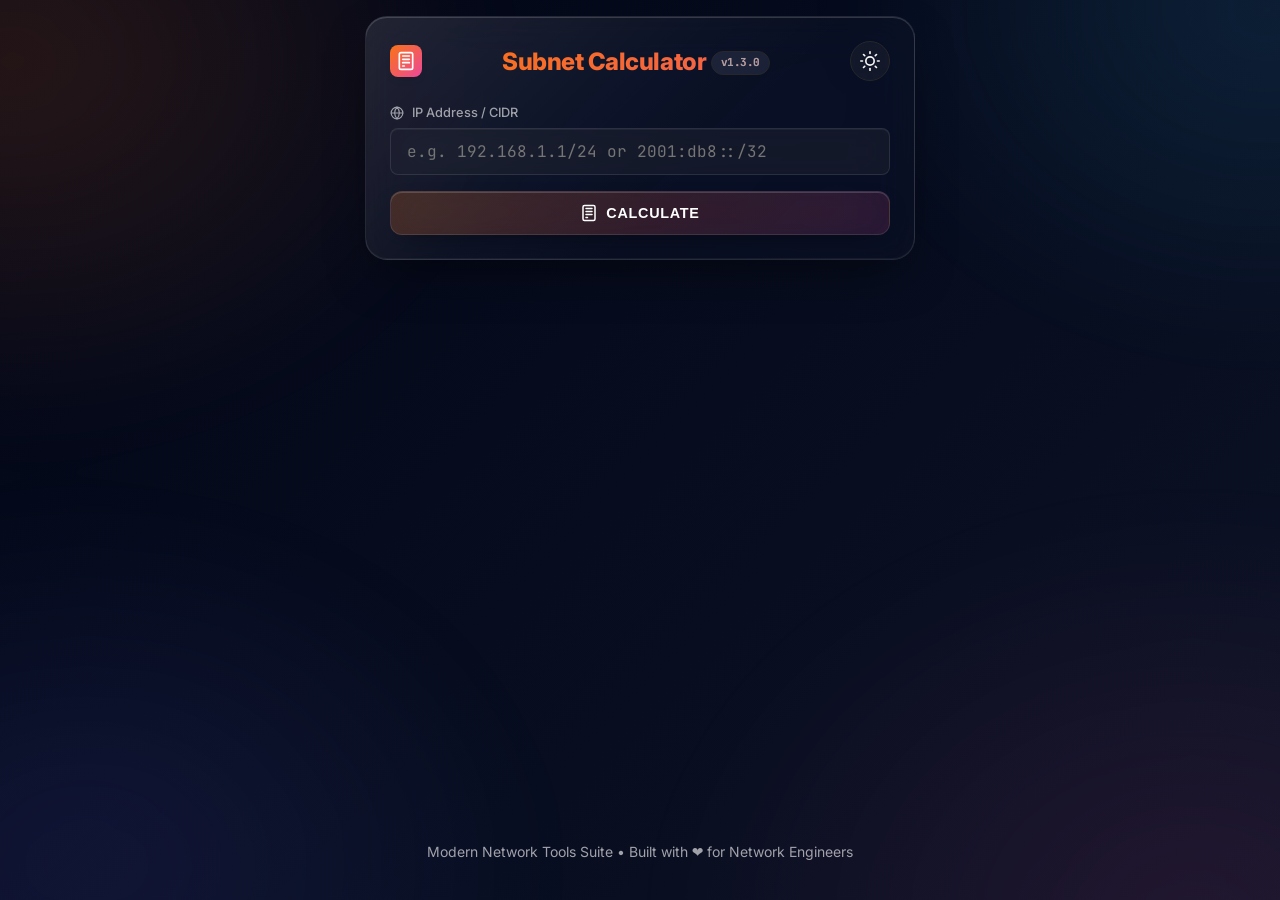
<file: subnet_calculator.html>
<!DOCTYPE html>
<html lang="en">

<head>
    <meta charset="UTF-8">
    <meta name="viewport" content="width=device-width, initial-scale=1.0">
    <meta name="description" content="Modern, efficient IPv4/IPv6 subnet calculator.">
    <meta name="keywords" content="subnet, calculator, ip, ipv4, ipv6, cidr, netmask">
    <title>Subnet Calculator</title>
    <link rel="icon"
        href="data:image/svg+xml,<svg xmlns=%22http://www.w3.org/2000/svg%22 viewBox=%220 0 24 24%22 fill=%22none%22 stroke=%22%23f97316%22 stroke-width=%222%22><rect x=%224%22 y=%222%22 width=%2216%22 height=%2220%22 rx=%222%22 ry=%222%22/><line x1=%228%22 y1=%226%22 x2=%2216%22 y2=%226%22/><line x1=%228%22 y1=%2210%22 x2=%2216%22 y2=%2210%22/><line x1=%228%22 y1=%2214%22 x2=%2216%22 y2=%2214%22/><line x1=%228%22 y1=%2218%22 x2=%2210%22 y2=%2218%22/></svg>">
    <link rel="stylesheet" href="assets/styles/fonts.css">
    <link rel="stylesheet" href="assets/styles/common.css">

    <style>
        /* Page-specific styles */
        .nav-buttons {
            display: none;
            gap: 0.75rem;
            margin-top: 1.5rem;
        }

        .nav-buttons.visible {
            display: flex;
            opacity: 0;
            transform: translateY(10px);
            animation: slideUpFade 0.5s cubic-bezier(0.4, 0, 0.2, 1) forwards;
        }

        .nav-btn {
            background: var(--bg-input);
            border: 1px solid var(--border-color);
            color: var(--accent-primary);
            box-shadow: none;
            display: flex;
            align-items: center;
            justify-content: center;
            gap: 0.5rem;
            font-size: 0.8rem;
            padding: 0.6rem;
            text-transform: none;
        }

        .nav-btn:hover {
            background-color: var(--accent-primary);
            border-color: var(--accent-primary);
            color: white;
            transform: translateY(-2px);
            box-shadow: 0 4px 12px rgba(249, 115, 22, 0.3);
        }

        .nav-btn svg {
            width: 16px;
            height: 16px;
            transition: transform 0.3s ease;
        }

        #prev-btn:hover svg {
            transform: translateX(-3px);
        }

        #next-btn:hover svg {
            transform: translateX(3px);
        }

        @media (max-width: 640px) {
            .nav-buttons {
                flex-direction: column;
                gap: 0.5rem;
            }

            .input-group label {
                font-size: 0.75rem;
            }
        }
    

        /* ============================================================
           LIQUID GLASS - page component layer
           ============================================================ */
        .nav-btn {
            background: rgba(255, 255, 255, 0.06);
            backdrop-filter: var(--glass-filter);
            -webkit-backdrop-filter: var(--glass-filter);
            border: 1px solid var(--glass-border);
            box-shadow: inset 0 1px 0 var(--glass-rim-soft);
        }
    </style>
</head>

<body>
    <div class="container">
        <div class="card">
            <div class="header">
                <svg class="logo-icon" xmlns="http://www.w3.org/2000/svg" width="32" height="32" viewBox="0 0 24 24"
                    fill="none" stroke="currentColor" stroke-width="2" stroke-linecap="round" stroke-linejoin="round">
                    <rect x="4" y="2" width="16" height="20" rx="2" ry="2" />
                    <line x1="8" y1="6" x2="16" y2="6" />
                    <line x1="8" y1="10" x2="16" y2="10" />
                    <line x1="8" y1="14" x2="16" y2="14" />
                    <line x1="8" y1="18" x2="10" y2="18" />
                </svg>
                <h1>Subnet Calculator <span class="version-badge" data-tool-version></span></h1>
                <button id="theme-toggle" class="theme-toggle" aria-label="Toggle theme">
                    <svg xmlns="http://www.w3.org/2000/svg" width="20" height="20" viewBox="0 0 24 24" fill="none"
                        stroke="currentColor" stroke-width="2" stroke-linecap="round" stroke-linejoin="round">
                        <circle cx="12" cy="12" r="5" />
                        <line x1="12" y1="1" x2="12" y2="3" />
                        <line x1="12" y1="21" x2="12" y2="23" />
                        <line x1="4.22" y1="4.22" x2="5.64" y2="5.64" />
                        <line x1="18.36" y1="18.36" x2="19.78" y2="19.78" />
                        <line x1="1" y1="12" x2="3" y2="12" />
                        <line x1="21" y1="12" x2="23" y2="12" />
                        <line x1="4.22" y1="19.78" x2="5.64" y2="18.36" />
                        <line x1="18.36" y1="5.64" x2="19.78" y2="4.22" />
                    </svg>
                </button>
            </div>

            <div class="input-group">
                <label for="ip-input">
                    <svg xmlns="http://www.w3.org/2000/svg" width="14" height="14" viewBox="0 0 24 24" fill="none"
                        stroke="currentColor" stroke-width="2" stroke-linecap="round" stroke-linejoin="round">
                        <circle cx="12" cy="12" r="10" />
                        <line x1="2" y1="12" x2="22" y2="12" />
                        <path
                            d="M12 2a15.3 15.3 0 0 1 4 10 15.3 15.3 0 0 1-4 10 15.3 15.3 0 0 1-4-10 15.3 15.3 0 0 1 4-10z" />
                    </svg>
                    IP Address / CIDR
                </label>
                <input type="text" id="ip-input" placeholder="e.g. 192.168.1.1/24 or 2001:db8::/32" autocomplete="off">
                <div id="error-message" class="error-message"></div>
            </div>

            <button id="calculate-btn">
                <svg xmlns="http://www.w3.org/2000/svg" width="18" height="18" viewBox="0 0 24 24" fill="none"
                    stroke="currentColor" stroke-width="2" stroke-linecap="round" stroke-linejoin="round">
                    <rect x="4" y="2" width="16" height="20" rx="2" ry="2" />
                    <line x1="8" y1="6" x2="16" y2="6" />
                    <line x1="8" y1="10" x2="16" y2="10" />
                    <line x1="8" y1="14" x2="16" y2="14" />
                    <line x1="8" y1="18" x2="10" y2="18" />
                </svg>
                Calculate
            </button>

            <div id="results" class="results"></div>

            <div id="nav-buttons" class="nav-buttons">
                <button id="prev-btn" class="nav-btn">
                    <svg xmlns="http://www.w3.org/2000/svg" width="16" height="16" viewBox="0 0 24 24" fill="none"
                        stroke="currentColor" stroke-width="2" stroke-linecap="round" stroke-linejoin="round">
                        <path d="M19 12H5M12 19l-7-7 7-7" />
                    </svg>
                    Previous
                </button>
                <button id="next-btn" class="nav-btn">
                    Next
                    <svg xmlns="http://www.w3.org/2000/svg" width="16" height="16" viewBox="0 0 24 24" fill="none"
                        stroke="currentColor" stroke-width="2" stroke-linecap="round" stroke-linejoin="round">
                        <path d="M5 12h14M12 5l7 7-7 7" />
                    </svg>
                </button>
            </div>
        </div>
    </div>

    <script src="assets/js/ip-utils.js"></script>
    <script>
        class SubnetCalculator {
            constructor() {
                this.input = document.getElementById('ip-input');
                this.calculateBtn = document.getElementById('calculate-btn');
                this.resultsContainer = document.getElementById('results');
                this.errorContainer = document.getElementById('error-message');
                this.navButtonsContainer = document.getElementById('nav-buttons');
                this.prevBtn = document.getElementById('prev-btn');
                this.nextBtn = document.getElementById('next-btn');
                this.themeToggle = document.getElementById('theme-toggle');

                this.calculateBtn.addEventListener('click', () => this.calculate());
                this.input.addEventListener('keypress', (e) => {
                    if (e.key === 'Enter') this.calculate();
                });

                this.prevBtn.addEventListener('click', () => this.moveNetwork(-1));
                this.nextBtn.addEventListener('click', () => this.moveNetwork(1));
                this.themeToggle.addEventListener('click', () => ThemeManager.toggle());

                this.currentIP = null;
                this.currentCIDR = null;
                this.currentType = null;
            }

            calculate() {
                this.clearError();
                this.resultsContainer.classList.remove('visible');
                this.navButtonsContainer.classList.remove('visible');

                const inputVal = this.input.value.trim();
                if (!inputVal) {
                    this.showError('Please enter an IP address and Netmask (e.g., 192.168.1.1/24)');
                    return;
                }

                const type = this.getIPType(inputVal);

                if (type === 'IPv4') {
                    this.calculateIPv4(inputVal);
                } else if (type === 'IPv6') {
                    this.calculateIPv6(inputVal);
                } else {
                    this.showError('Invalid IP address format.');
                }
            }

            getIPType(input) {
                if (input.includes('.')) return 'IPv4';
                if (input.includes(':')) return 'IPv6';
                return 'Invalid';
            }

            calculateIPv4(input) {
                try {
                    let [ip, mask] = input.split('/');

                    if (!IPUtils.isValidIPv4(ip)) {
                        this.showError('Invalid IPv4 address.');
                        return;
                    }

                    let cidr = 0;
                    if (!mask) {
                        this.showError('Please provide a Netmask or CIDR (e.g., /24)');
                        return;
                    }

                    if (mask.includes('.')) {
                        cidr = IPUtils.netmaskToCIDR(mask);
                        if (cidr === -1) {
                            this.showError('Invalid Netmask.');
                            return;
                        }
                    } else {
                        cidr = parseInt(mask, 10);
                    }

                    if (isNaN(cidr) || cidr < 0 || cidr > 32) {
                        this.showError('Invalid CIDR (0-32).');
                        return;
                    }

                    const ipNum = IPUtils.ipToLong(ip);
                    const maskNum = -1 << (32 - cidr);
                    const networkNum = ipNum & maskNum;
                    const broadcastNum = networkNum | (~maskNum);

                    const totalHosts = Math.pow(2, 32 - cidr);
                    const usableHosts = cidr >= 31 ? 0 : totalHosts - 2;

                    const firstUsableNum = cidr >= 31 ? 0 : networkNum + 1;
                    const lastUsableNum = cidr >= 31 ? 0 : broadcastNum - 1;

                    const results = {
                        'IP Address': ip,
                        'Netmask': IPUtils.cidrToNetmask(cidr),
                        'Wildcard Mask': IPUtils.cidrToWildcard(cidr),
                        'CIDR Notation': `/${cidr}`,
                        'Network Address': IPUtils.longToIP(networkNum),
                        'Broadcast Address': IPUtils.longToIP(broadcastNum),
                        'Usable Host Range': cidr >= 31 ? 'N/A' : `${IPUtils.longToIP(firstUsableNum)} - ${IPUtils.longToIP(lastUsableNum)}`,
                        'Total Hosts': totalHosts.toLocaleString(),
                        'Usable Hosts': usableHosts.toLocaleString(),
                        'Binary Netmask': IPUtils.toBinary(maskNum),
                        'IP Class': IPUtils.getIPClass(ipNum)
                    };

                    this.displayResults(results);

                    this.currentIP = networkNum;
                    this.currentCIDR = cidr;
                    this.currentType = 'IPv4';
                    this.navButtonsContainer.classList.add('visible');

                } catch (e) {
                    console.error(e);
                    this.showError('An error occurred during calculation.');
                }
            }

            calculateIPv6(input) {
                try {
                    let [ip, prefix] = input.split('/');

                    const expanded = IPUtils.expandIPv6(ip);
                    if (!expanded) {
                        this.showError('Invalid IPv6 address.');
                        return;
                    }

                    if (!prefix) prefix = 128;
                    const prefixLen = parseInt(prefix, 10);

                    if (isNaN(prefixLen) || prefixLen < 0 || prefixLen > 128) {
                        this.showError('Invalid Prefix Length (0-128).');
                        return;
                    }

                    const compressed = IPUtils.compressIPv6(expanded);

                    const networkAddr = this.getIPv6Network(expanded, prefixLen);
                    const networkCompressed = IPUtils.compressIPv6(networkAddr);

                    const networkBigInt = this.ipv6ToBigInt(networkAddr);
                    let usableHostRange = 'N/A';
                    let firstUsableExpanded = 'N/A';
                    let lastUsableExpanded = 'N/A';

                    if (prefixLen === 128) {
                        usableHostRange = 'N/A';
                    } else if (prefixLen === 127) {
                        const firstUsable = IPUtils.compressIPv6(this.bigIntToIPv6(networkBigInt));
                        const lastUsable = IPUtils.compressIPv6(this.bigIntToIPv6(networkBigInt + 1n));
                        usableHostRange = `${firstUsable} - ${lastUsable}`;
                        firstUsableExpanded = this.bigIntToIPv6(networkBigInt);
                        lastUsableExpanded = this.bigIntToIPv6(networkBigInt + 1n);
                    } else {
                        const totalHostsBigInt = BigInt(2) ** BigInt(128 - prefixLen);
                        const firstUsableBigInt = networkBigInt + 1n;
                        const lastUsableBigInt = networkBigInt + totalHostsBigInt - 1n;
                        const firstUsable = IPUtils.compressIPv6(this.bigIntToIPv6(firstUsableBigInt));
                        const lastUsable = IPUtils.compressIPv6(this.bigIntToIPv6(lastUsableBigInt));
                        usableHostRange = `${firstUsable} - ${lastUsable}`;
                        firstUsableExpanded = this.bigIntToIPv6(firstUsableBigInt);
                        lastUsableExpanded = this.bigIntToIPv6(lastUsableBigInt);
                    }

                    const results = {
                        'Expanded Address': expanded,
                        'Compressed Address': compressed,
                        'Network Address': networkCompressed,
                        'Prefix Length': `/${prefixLen}`,
                        'Usable Host Range': usableHostRange,
                        'First Usable Host': firstUsableExpanded,
                        'Last Usable Host': lastUsableExpanded,
                        'Total Hosts': prefixLen === 128 ? '1' : `2^${128 - prefixLen}`,
                    };

                    this.displayResults(results);

                    this.currentIP = networkAddr;
                    this.currentCIDR = prefixLen;
                    this.currentType = 'IPv6';
                    this.navButtonsContainer.classList.add('visible');

                } catch (e) {
                    console.error(e);
                    this.showError('An error occurred during IPv6 calculation.');
                }
            }

            moveNetwork(direction) {
                if (this.currentCIDR === null) return;

                if (this.currentType === 'IPv4') {
                    const increment = Math.pow(2, 32 - this.currentCIDR);
                    let newNetwork = (this.currentIP + (direction * increment)) >>> 0;
                    const newIPStr = IPUtils.longToIP(newNetwork);
                    const newInput = `${newIPStr}/${this.currentCIDR}`;
                    this.input.value = newInput;
                    this.calculate();
                } else if (this.currentType === 'IPv6') {
                    const currentBigInt = this.ipv6ToBigInt(this.currentIP);
                    const increment = BigInt(2) ** BigInt(128 - this.currentCIDR);
                    const newNetwork = currentBigInt + (BigInt(direction) * increment);
                    if (newNetwork < BigInt(0) || newNetwork > (BigInt(2) ** BigInt(128) - BigInt(1))) return;
                    const newIPStr = this.bigIntToIPv6(newNetwork);
                    const compressed = IPUtils.compressIPv6(newIPStr);
                    const newInput = `${compressed}/${this.currentCIDR}`;
                    this.input.value = newInput;
                    this.calculate();
                }
            }

            ipv6ToBigInt(ipv6) {
                const parts = ipv6.split(':');
                let bigInt = BigInt(0);
                for (let i = 0; i < parts.length; i++) {
                    bigInt = (bigInt << BigInt(16)) + BigInt(parseInt(parts[i], 16));
                }
                return bigInt;
            }

            bigIntToIPv6(bigInt) {
                const parts = [];
                let num = bigInt;
                for (let i = 0; i < 8; i++) {
                    parts.unshift((num & BigInt(0xFFFF)).toString(16).toUpperCase().padStart(4, '0'));
                    num = num >> BigInt(16);
                }
                return parts.join(':');
            }

            getIPv6Network(ipv6, prefixLen) {
                const ipBigInt = this.ipv6ToBigInt(ipv6);
                const mask = (BigInt(2) ** BigInt(128) - BigInt(1)) << BigInt(128 - prefixLen);
                const networkBigInt = ipBigInt & mask;
                return this.bigIntToIPv6(networkBigInt);
            }

            displayResults(data) {
                this.resultsContainer.innerHTML = '';

                let index = 0;
                for (const [key, value] of Object.entries(data)) {
                    const item = document.createElement('div');
                    item.className = 'result-item';
                    item.style.animationDelay = `${index * 0.05}s`;
                    item.innerHTML = `
                        <span class="result-label">${key}</span>
                        <span class="result-value">${value}</span>
                    `;
                    this.resultsContainer.appendChild(item);
                    index++;
                }

                this.resultsContainer.classList.add('visible');
            }

            showError(msg) {
                this.errorContainer.textContent = msg;
            }

            clearError() {
                this.errorContainer.textContent = '';
            }
        }

        document.addEventListener('DOMContentLoaded', () => {
            new SubnetCalculator();
        });
    </script>

    <script src="assets/js/version.js"></script>
    <script src="assets/js/theme.js"></script>

    <div class="footer">
        <p>Modern Network Tools Suite • Built with ❤️ for Network Engineers</p>
    </div>
</body>

</html>
</file>
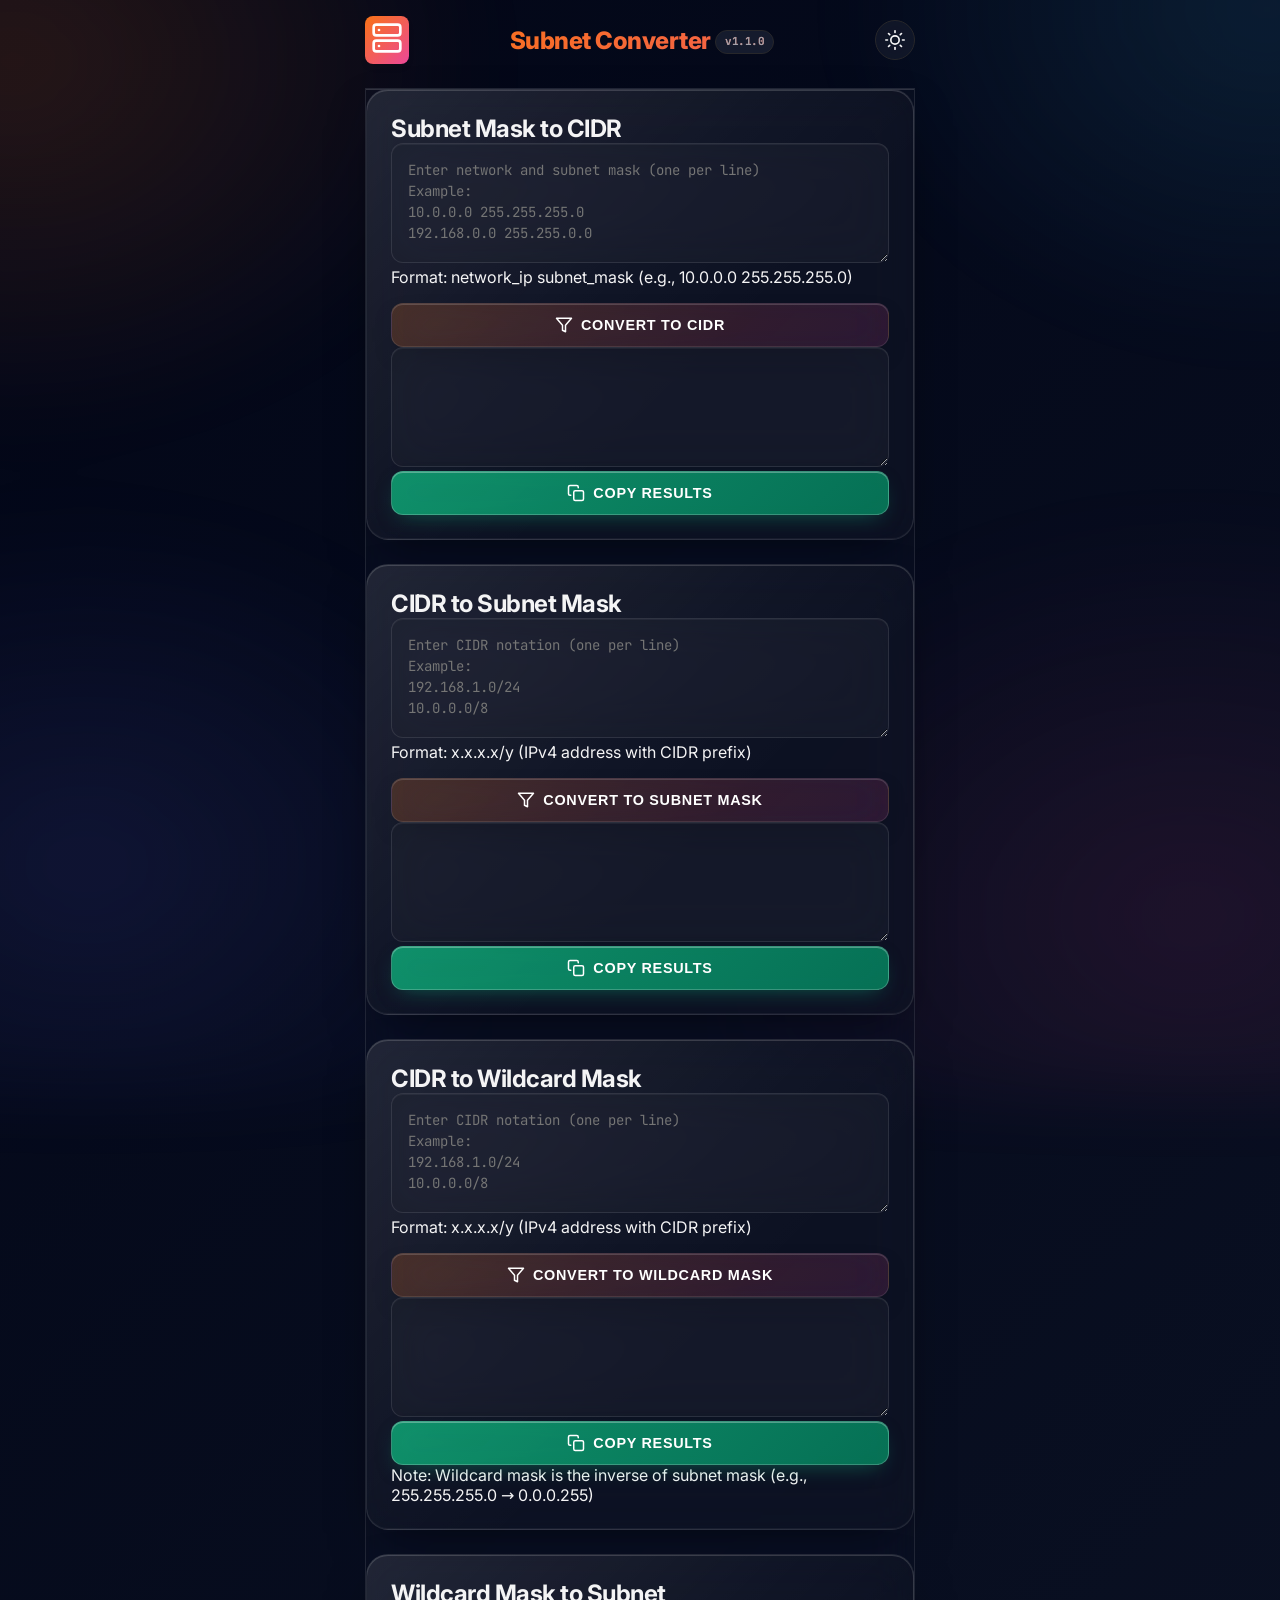
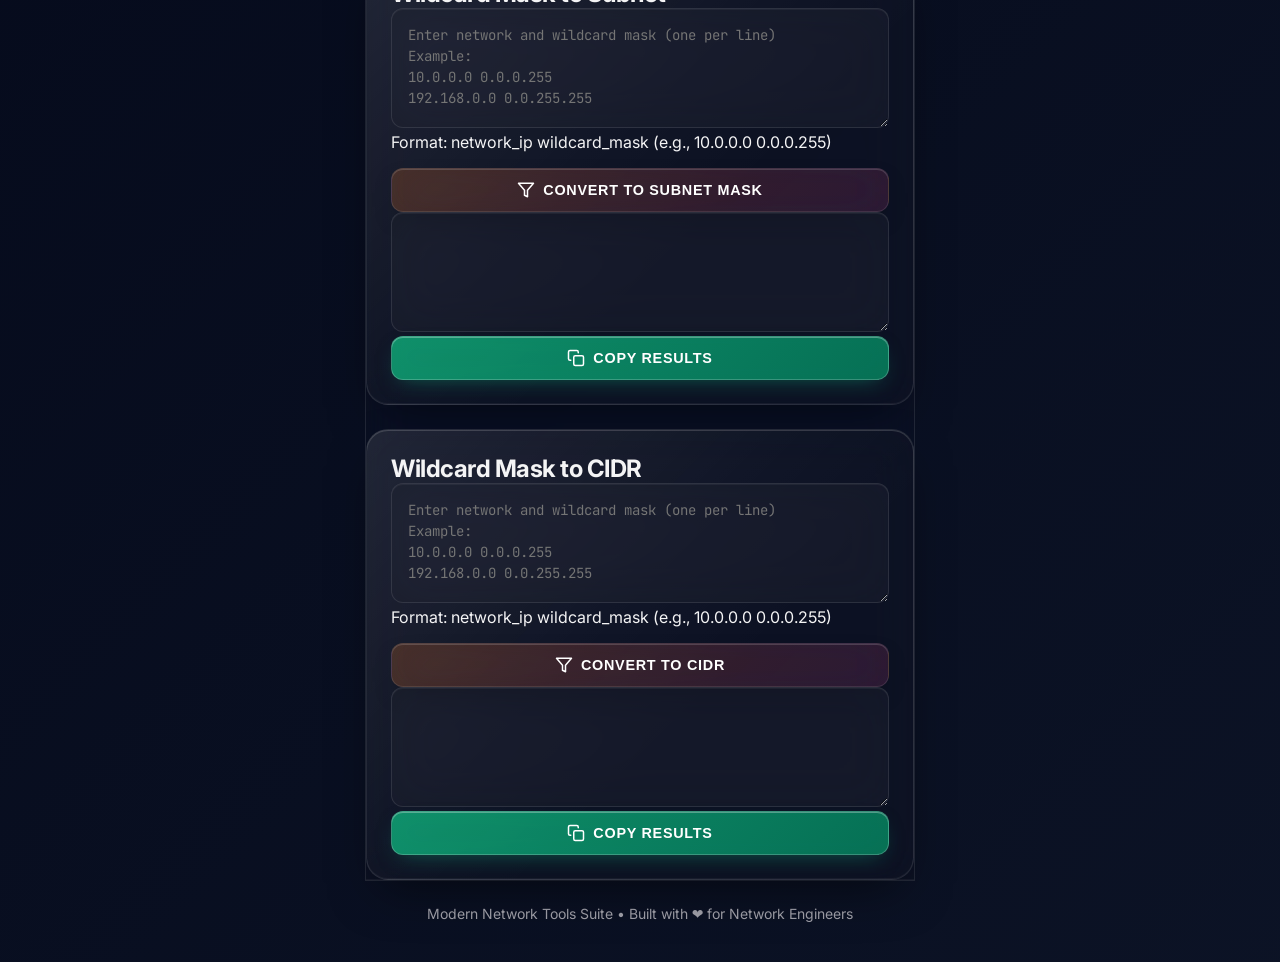
<file: subnet_converter.html>
<!DOCTYPE html>
<html lang="en">

<head>
    <meta charset="UTF-8">
    <meta name="viewport" content="width=device-width, initial-scale=1.0">
    <meta name="description"
        content="Subnet Converter - Convert between subnet mask, CIDR notation, and wildcard mask formats">
    <title>Subnet Converter</title>
    <link rel="icon"
        href="data:image/svg+xml,<svg xmlns=%22http://www.w3.org/2000/svg%22 viewBox=%220 0 24 24%22 fill=%22none%22 stroke=%22%23f97316%22 stroke-width=%222%22><rect x=%222%22 y=%222%22 width=%2220%22 height=%228%22 rx=%222%22/><rect x=%222%22 y=%2214%22 width=%2220%22 height=%228%22 rx=%222%22/><line x1=%226%22 y1=%226%22 x2=%226.01%22 y2=%226%22/><line x1=%226%22 y1=%2218%22 x2=%226.01%22 y2=%2218%22/></svg>">

    <!-- Preconnect for fonts -->
    <link rel="stylesheet" href="assets/styles/fonts.css">
    <link rel="stylesheet" href="assets/styles/common.css">

    <style>
        /* Page-specific styles */
        .visually-hidden {
            position: absolute;
            width: 1px;
            height: 1px;
            padding: 0;
            margin: -1px;
            overflow: hidden;
            clip: rect(0, 0, 0, 0);
            white-space: nowrap;
            border: 0;
        }

        /* Grid layout for conversion sections */
        .conversion-container {
            display: grid;
            grid-template-columns: repeat(auto-fit, minmax(350px, 1fr));
            gap: 1.5rem;
        }

        /* Copy Button specific style */
        .copy-btn {
            background: linear-gradient(135deg, #10b981, #059669);
            color: white;
            box-shadow: 0 4px 15px -3px rgba(16, 185, 129, 0.4);
        }

        .copy-btn:hover {
            box-shadow: 0 8px 20px -3px rgba(16, 185, 129, 0.5);
            filter: brightness(1.1);
            transform: translateY(-1px);
        }

        /* Mobile responsive */
        @media (max-width: 768px) {
            .conversion-container {
                grid-template-columns: 1fr;
                gap: 1rem;
            }
        }
    

        /* ============================================================
           LIQUID GLASS - page component layer
           ============================================================ */
        .conversion-container {
            background: var(--glass-bg);
            backdrop-filter: var(--glass-filter);
            -webkit-backdrop-filter: var(--glass-filter);
            border: 1px solid var(--glass-border);
            box-shadow: inset 0 1px 0 var(--glass-rim), inset 0 -1px 0 var(--glass-rim-soft);
        }
        .copy-btn {
            background: linear-gradient(135deg, rgba(16, 185, 129, 0.75), rgba(5, 150, 105, 0.72)) !important;
            border: 1px solid rgba(255, 255, 255, 0.2);
            backdrop-filter: blur(14px) saturate(150%);
            -webkit-backdrop-filter: blur(14px) saturate(150%);
            box-shadow: inset 0 1px 0 rgba(255, 255, 255, 0.3), 0 8px 22px -10px rgba(16, 185, 129, 0.5);
        }
    </style>
</head>

<body>
    <main class="container">
        <div class="header">
            <div class="logo-icon">
                <svg xmlns="http://www.w3.org/2000/svg" width="32" height="32" viewBox="0 0 24 24" fill="none"
                    stroke="currentColor" stroke-width="2" stroke-linecap="round" stroke-linejoin="round">
                    <rect x="2" y="2" width="20" height="8" rx="2" ry="2" />
                    <rect x="2" y="14" width="20" height="8" rx="2" ry="2" />
                    <line x1="6" y1="6" x2="6.01" y2="6" />
                    <line x1="6" y1="18" x2="6.01" y2="18" />
                </svg>
            </div>
            <h1>Subnet Converter <span class="version-badge" data-tool-version></span></h1>
            <button class="theme-toggle" onclick="ThemeManager.toggle()" id="themeBtn" aria-label="Toggle theme">
                <svg class="icon" viewBox="0 0 24 24" fill="none" stroke="currentColor" stroke-width="2"
                    stroke-linecap="round" stroke-linejoin="round">
                    <circle cx="12" cy="12" r="5" />
                    <line x1="12" y1="1" x2="12" y2="3" />
                    <line x1="12" y1="21" x2="12" y2="23" />
                    <line x1="4.22" y1="4.22" x2="5.64" y2="5.64" />
                    <line x1="18.36" y1="18.36" x2="19.78" y2="19.78" />
                    <line x1="1" y1="12" x2="3" y2="12" />
                    <line x1="21" y1="12" x2="23" y2="12" />
                    <line x1="4.22" y1="19.78" x2="5.64" y2="18.36" />
                    <line x1="18.36" y1="5.64" x2="19.78" y2="4.22" />
                </svg>
            </button>
        </div>
        <div class="conversion-container">
            <section class="card" aria-labelledby="subnet-to-cidr-title">
                <h2 id="subnet-to-cidr-title">Subnet Mask to CIDR</h2>
                <div class="input-group">
                    <label for="inputSubnet" class="visually-hidden">Enter subnet masks (one per line)</label>
                    <textarea id="inputSubnet"
                        placeholder="Enter network and subnet mask (one per line)&#10;Example:&#10;10.0.0.0 255.255.255.0&#10;192.168.0.0 255.255.0.0"
                        aria-describedby="subnet-format"></textarea>
                    <span id="subnet-format" class="info-text">Format: network_ip subnet_mask (e.g., 10.0.0.0
                        255.255.255.0)</span>
                </div>
                <button type="button" id="convertToCIDRBtn" aria-label="Convert subnet masks to CIDR notation">
                    <svg xmlns="http://www.w3.org/2000/svg" width="18" height="18" viewBox="0 0 24 24" fill="none"
                        stroke="currentColor" stroke-width="2" stroke-linecap="round" stroke-linejoin="round">
                        <path d="M22 3H2l8 9.46V19l4 2v-8.54L22 3z" />
                    </svg>
                    Convert to CIDR
                </button>
                <div class="output-group">
                    <label for="outputCIDR" class="visually-hidden">CIDR notation results</label>
                    <textarea id="outputCIDR" readonly aria-label="Conversion results in CIDR notation"></textarea>
                </div>
                <button type="button" id="copyCIDRBtn" class="copy-btn" aria-label="Copy CIDR results to clipboard">
                    <svg xmlns="http://www.w3.org/2000/svg" width="18" height="18" viewBox="0 0 24 24" fill="none"
                        stroke="currentColor" stroke-width="2" stroke-linecap="round" stroke-linejoin="round">
                        <rect x="9" y="9" width="13" height="13" rx="2" ry="2"></rect>
                        <path d="M5 15H4a2 2 0 0 1-2-2V4a2 2 0 0 1 2-2h9a2 2 0 0 1 2 2v1"></path>
                    </svg>
                    Copy Results
                </button>
            </section>

            <section class="card" aria-labelledby="cidr-to-subnet-title">
                <h2 id="cidr-to-subnet-title">CIDR to Subnet Mask</h2>
                <div class="input-group">
                    <label for="inputCIDRSubnet" class="visually-hidden">Enter CIDR notation (one per line)</label>
                    <textarea id="inputCIDRSubnet"
                        placeholder="Enter CIDR notation (one per line)&#10;Example:&#10;192.168.1.0/24&#10;10.0.0.0/8"
                        aria-describedby="cidr-subnet-format"></textarea>
                    <span id="cidr-subnet-format" class="info-text">Format: x.x.x.x/y (IPv4 address with CIDR
                        prefix)</span>
                </div>
                <button type="button" id="convertToSubnetBtn" aria-label="Convert CIDR notation to subnet masks">
                    <svg xmlns="http://www.w3.org/2000/svg" width="18" height="18" viewBox="0 0 24 24" fill="none"
                        stroke="currentColor" stroke-width="2" stroke-linecap="round" stroke-linejoin="round">
                        <path d="M22 3H2l8 9.46V19l4 2v-8.54L22 3z" />
                    </svg>
                    Convert to Subnet Mask
                </button>
                <div class="output-group">
                    <label for="outputSubnet" class="visually-hidden">Subnet mask results</label>
                    <textarea id="outputSubnet" readonly
                        aria-label="Conversion results in subnet mask format"></textarea>
                </div>
                <button type="button" id="copySubnetBtn" class="copy-btn"
                    aria-label="Copy subnet mask results to clipboard">
                    <svg xmlns="http://www.w3.org/2000/svg" width="18" height="18" viewBox="0 0 24 24" fill="none"
                        stroke="currentColor" stroke-width="2" stroke-linecap="round" stroke-linejoin="round">
                        <rect x="9" y="9" width="13" height="13" rx="2" ry="2"></rect>
                        <path d="M5 15H4a2 2 0 0 1-2-2V4a2 2 0 0 1 2-2h9a2 2 0 0 1 2 2v1"></path>
                    </svg>
                    Copy Results
                </button>
            </section>

            <section class="card" aria-labelledby="cidr-to-wildcard-title">
                <h2 id="cidr-to-wildcard-title">CIDR to Wildcard Mask</h2>
                <div class="input-group">
                    <label for="inputCIDRWildcard" class="visually-hidden">Enter CIDR notation (one per line)</label>
                    <textarea id="inputCIDRWildcard"
                        placeholder="Enter CIDR notation (one per line)&#10;Example:&#10;192.168.1.0/24&#10;10.0.0.0/8"
                        aria-describedby="cidr-wildcard-format"></textarea>
                    <span id="cidr-wildcard-format" class="info-text">Format: x.x.x.x/y (IPv4 address with CIDR
                        prefix)</span>
                </div>
                <button type="button" id="convertToWildcardBtn" aria-label="Convert CIDR notation to wildcard masks">
                    <svg xmlns="http://www.w3.org/2000/svg" width="18" height="18" viewBox="0 0 24 24" fill="none"
                        stroke="currentColor" stroke-width="2" stroke-linecap="round" stroke-linejoin="round">
                        <path d="M22 3H2l8 9.46V19l4 2v-8.54L22 3z" />
                    </svg>
                    Convert to Wildcard Mask
                </button>
                <div class="output-group">
                    <label for="outputWildcard" class="visually-hidden">Wildcard mask results</label>
                    <textarea id="outputWildcard" readonly
                        aria-label="Conversion results in wildcard mask format"></textarea>
                </div>
                <button type="button" id="copyWildcardBtn" class="copy-btn"
                    aria-label="Copy wildcard mask results to clipboard">
                    <svg xmlns="http://www.w3.org/2000/svg" width="18" height="18" viewBox="0 0 24 24" fill="none"
                        stroke="currentColor" stroke-width="2" stroke-linecap="round" stroke-linejoin="round">
                        <rect x="9" y="9" width="13" height="13" rx="2" ry="2"></rect>
                        <path d="M5 15H4a2 2 0 0 1-2-2V4a2 2 0 0 1 2-2h9a2 2 0 0 1 2 2v1"></path>
                    </svg>
                    Copy Results
                </button>
                <p class="info-text">Note: Wildcard mask is the inverse of subnet mask (e.g., 255.255.255.0 → 0.0.0.255)
                </p>
            </section>

            <section class="card" aria-labelledby="wildcard-to-subnet-title">
                <h2 id="wildcard-to-subnet-title">Wildcard Mask to Subnet</h2>
                <div class="input-group">
                    <label for="inputWildcard" class="visually-hidden">Enter wildcard masks (one per line)</label>
                    <textarea id="inputWildcard"
                        placeholder="Enter network and wildcard mask (one per line)&#10;Example:&#10;10.0.0.0 0.0.0.255&#10;192.168.0.0 0.0.255.255"
                        aria-describedby="wildcard-format"></textarea>
                    <span id="wildcard-format" class="info-text">Format: network_ip wildcard_mask (e.g., 10.0.0.0
                        0.0.0.255)</span>
                </div>
                <button type="button" id="convertToSubnetFromWildcardBtn"
                    aria-label="Convert wildcard masks to subnet masks">
                    <svg xmlns="http://www.w3.org/2000/svg" width="18" height="18" viewBox="0 0 24 24" fill="none"
                        stroke="currentColor" stroke-width="2" stroke-linecap="round" stroke-linejoin="round">
                        <path d="M22 3H2l8 9.46V19l4 2v-8.54L22 3z" />
                    </svg>
                    Convert to Subnet Mask
                </button>
                <div class="output-group">
                    <label for="outputSubnetFromWildcard" class="visually-hidden">Subnet mask results from
                        wildcard</label>
                    <textarea id="outputSubnetFromWildcard" readonly
                        aria-label="Conversion results in subnet mask format"></textarea>
                </div>
                <button type="button" id="copySubnetFromWildcardBtn" class="copy-btn"
                    aria-label="Copy subnet mask results to clipboard">
                    <svg xmlns="http://www.w3.org/2000/svg" width="18" height="18" viewBox="0 0 24 24" fill="none"
                        stroke="currentColor" stroke-width="2" stroke-linecap="round" stroke-linejoin="round">
                        <rect x="9" y="9" width="13" height="13" rx="2" ry="2"></rect>
                        <path d="M5 15H4a2 2 0 0 1-2-2V4a2 2 0 0 1 2-2h9a2 2 0 0 1 2 2v1"></path>
                    </svg>
                    Copy Results
                </button>
            </section>

            <section class="card" aria-labelledby="wildcard-to-cidr-title">
                <h2 id="wildcard-to-cidr-title">Wildcard Mask to CIDR</h2>
                <div class="input-group">
                    <label for="inputWildcardCIDR" class="visually-hidden">Enter wildcard masks (one per line)</label>
                    <textarea id="inputWildcardCIDR"
                        placeholder="Enter network and wildcard mask (one per line)&#10;Example:&#10;10.0.0.0 0.0.0.255&#10;192.168.0.0 0.0.255.255"
                        aria-describedby="wildcard-cidr-format"></textarea>
                    <span id="wildcard-cidr-format" class="info-text">Format: network_ip wildcard_mask (e.g., 10.0.0.0
                        0.0.0.255)</span>
                </div>
                <button type="button" id="convertToCIDRFromWildcardBtn"
                    aria-label="Convert wildcard masks to CIDR notation">
                    <svg xmlns="http://www.w3.org/2000/svg" width="18" height="18" viewBox="0 0 24 24" fill="none"
                        stroke="currentColor" stroke-width="2" stroke-linecap="round" stroke-linejoin="round">
                        <path d="M22 3H2l8 9.46V19l4 2v-8.54L22 3z" />
                    </svg>
                    Convert to CIDR
                </button>
                <div class="output-group">
                    <label for="outputCIDRFromWildcard" class="visually-hidden">CIDR results from wildcard</label>
                    <textarea id="outputCIDRFromWildcard" readonly
                        aria-label="Conversion results in CIDR notation"></textarea>
                </div>
                <button type="button" id="copyCIDRFromWildcardBtn" class="copy-btn"
                    aria-label="Copy CIDR results to clipboard">
                    <svg xmlns="http://www.w3.org/2000/svg" width="18" height="18" viewBox="0 0 24 24" fill="none"
                        stroke="currentColor" stroke-width="2" stroke-linecap="round" stroke-linejoin="round">
                        <rect x="9" y="9" width="13" height="13" rx="2" ry="2"></rect>
                        <path d="M5 15H4a2 2 0 0 1-2-2V4a2 2 0 0 1 2-2h9a2 2 0 0 1 2 2v1"></path>
                    </svg>
                    Copy Results
                </button>
            </section>
        </div>
    </main>

    <script src="assets/js/ip-utils.js"></script>
    <script>
        // Input Validation Helper
        const InputValidator = {
            validateSubnetInput: (line) => {
                const normalizedLine = line.trim().replace(/\s+/g, ' ');
                const parts = normalizedLine.split(' ');
                if (parts.length !== 2) return false;
                const [network, mask] = parts;
                return IPUtils.isValidIPv4(network) && IPUtils.isValidSubnetMask(mask);
            },

            validateWildcardInput: (line) => {
                const normalizedLine = line.trim().replace(/\s+/g, ' ');
                const parts = normalizedLine.split(' ');
                if (parts.length !== 2) return false;
                const [network, mask] = parts;
                return IPUtils.isValidIPv4(network) && IPUtils.isValidWildcardMask(mask);
            },

            validateInput: (input, type) => {
                const lines = input.split('\n').map(line => line.trim()).filter(line => line.length > 0);
                const errors = [];
                lines.forEach((line, index) => {
                    const lineNum = index + 1;
                    if (type === 'cidr' && !IPUtils.isValidCIDR(line)) {
                        errors.push(`Line ${lineNum}: Invalid CIDR notation`);
                    } else if (type === 'subnet' && !InputValidator.validateSubnetInput(line)) {
                        errors.push(`Line ${lineNum}: Invalid network and subnet mask format`);
                    } else if (type === 'wildcard' && !InputValidator.validateWildcardInput(line)) {
                        errors.push(`Line ${lineNum}: Invalid network and wildcard mask format`);
                    }
                });
                return { isValid: errors.length === 0, errors, lines };
            }
        };

        // UI Controller
        class UIController {
            constructor() {
                this.inputSubnet = document.getElementById('inputSubnet');
                this.inputCIDRSubnet = document.getElementById('inputCIDRSubnet');
                this.inputCIDRWildcard = document.getElementById('inputCIDRWildcard');
                this.inputWildcard = document.getElementById('inputWildcard');
                this.inputWildcardCIDR = document.getElementById('inputWildcardCIDR');
                this.outputCIDR = document.getElementById('outputCIDR');
                this.outputSubnet = document.getElementById('outputSubnet');
                this.outputWildcard = document.getElementById('outputWildcard');
                this.outputSubnetFromWildcard = document.getElementById('outputSubnetFromWildcard');
                this.outputCIDRFromWildcard = document.getElementById('outputCIDRFromWildcard');
                this.convertToCIDRBtn = document.getElementById('convertToCIDRBtn');
                this.convertToSubnetBtn = document.getElementById('convertToSubnetBtn');
                this.convertToWildcardBtn = document.getElementById('convertToWildcardBtn');
                this.convertToSubnetFromWildcardBtn = document.getElementById('convertToSubnetFromWildcardBtn');
                this.convertToCIDRFromWildcardBtn = document.getElementById('convertToCIDRFromWildcardBtn');
                this.copyCIDRBtn = document.getElementById('copyCIDRBtn');
                this.copySubnetBtn = document.getElementById('copySubnetBtn');
                this.copyWildcardBtn = document.getElementById('copyWildcardBtn');
                this.copySubnetFromWildcardBtn = document.getElementById('copySubnetFromWildcardBtn');
                this.copyCIDRFromWildcardBtn = document.getElementById('copyCIDRFromWildcardBtn');
                this.initializeEventListeners();
            }

            initializeEventListeners() {
                this.convertToCIDRBtn.addEventListener('click', () => this.convertToCIDR());
                this.convertToSubnetBtn.addEventListener('click', () => this.convertToSubnet());
                this.convertToWildcardBtn.addEventListener('click', () => this.convertToWildcard());
                this.convertToSubnetFromWildcardBtn.addEventListener('click', () => this.convertToSubnetFromWildcard());
                this.convertToCIDRFromWildcardBtn.addEventListener('click', () => this.convertToCIDRFromWildcard());
                this.copyCIDRBtn.addEventListener('click', () => this.copyToClipboard(this.outputCIDR));
                this.copySubnetBtn.addEventListener('click', () => this.copyToClipboard(this.outputSubnet));
                this.copyWildcardBtn.addEventListener('click', () => this.copyToClipboard(this.outputWildcard));
                this.copySubnetFromWildcardBtn.addEventListener('click', () => this.copyToClipboard(this.outputSubnetFromWildcard));
                this.copyCIDRFromWildcardBtn.addEventListener('click', () => this.copyToClipboard(this.outputCIDRFromWildcard));
                this.inputSubnet.addEventListener('input', () => this.validateInput(this.inputSubnet, 'subnet'));
                this.inputCIDRSubnet.addEventListener('input', () => this.validateInput(this.inputCIDRSubnet, 'cidr'));
                this.inputCIDRWildcard.addEventListener('input', () => this.validateInput(this.inputCIDRWildcard, 'cidr'));
                this.inputWildcard.addEventListener('input', () => this.validateInput(this.inputWildcard, 'wildcard'));
                this.inputWildcardCIDR.addEventListener('input', () => this.validateInput(this.inputWildcardCIDR, 'wildcard'));
            }

            validateInput(inputElement, type) {
                const result = InputValidator.validateInput(inputElement.value, type);
                inputElement.classList.toggle('invalid', !result.isValid);
                return result;
            }

            async copyToClipboard(element) {
                try {
                    await navigator.clipboard.writeText(element.value);
                    const button = element.nextElementSibling;
                    const originalText = button.textContent;
                    button.textContent = 'Copied!';
                    setTimeout(() => button.textContent = originalText, 2000);
                } catch (err) {
                    console.error('Failed to copy text:', err);
                }
            }

            convertToCIDR() {
                const validation = this.validateInput(this.inputSubnet, 'subnet');
                if (!validation.isValid) {
                    this.outputCIDR.value = validation.errors.join('\n');
                    return;
                }
                const results = validation.lines.map(line => {
                    const [network, mask] = line.split(' ');
                    const prefix = IPUtils.netmaskToCIDR(mask);
                    return `${network}/${prefix}`;
                });
                this.outputCIDR.value = results.join('\n');
            }

            convertToSubnet() {
                const validation = this.validateInput(this.inputCIDRSubnet, 'cidr');
                if (!validation.isValid) {
                    this.outputSubnet.value = validation.errors.join('\n');
                    return;
                }
                const results = validation.lines.map(cidr => {
                    const [ip, prefix] = cidr.split('/');
                    const mask = IPUtils.cidrToNetmask(parseInt(prefix, 10));
                    return `${ip} ${mask}`;
                });
                this.outputSubnet.value = results.join('\n');
            }

            convertToWildcard() {
                const validation = this.validateInput(this.inputCIDRWildcard, 'cidr');
                if (!validation.isValid) {
                    this.outputWildcard.value = validation.errors.join('\n');
                    return;
                }
                const results = validation.lines.map(cidr => {
                    const [ip, prefix] = cidr.split('/');
                    const wildcard = IPUtils.cidrToWildcard(parseInt(prefix, 10));
                    return `${ip} ${wildcard}`;
                });
                this.outputWildcard.value = results.join('\n');
            }

            convertToSubnetFromWildcard() {
                const validation = this.validateInput(this.inputWildcard, 'wildcard');
                if (!validation.isValid) {
                    this.outputSubnetFromWildcard.value = validation.errors.join('\n');
                    return;
                }
                const results = validation.lines.map(line => {
                    const [network, wildcard] = line.split(' ');
                    const mask = IPUtils.wildcardToNetmask(wildcard);
                    return `${network} ${mask}`;
                });
                this.outputSubnetFromWildcard.value = results.join('\n');
            }

            convertToCIDRFromWildcard() {
                const validation = this.validateInput(this.inputWildcardCIDR, 'wildcard');
                if (!validation.isValid) {
                    this.outputCIDRFromWildcard.value = validation.errors.join('\n');
                    return;
                }
                const results = validation.lines.map(line => {
                    const [network, wildcard] = line.split(' ');
                    const mask = IPUtils.wildcardToNetmask(wildcard);
                    const prefix = IPUtils.netmaskToCIDR(mask);
                    return `${network}/${prefix}`;
                });
                this.outputCIDRFromWildcard.value = results.join('\n');
            }
        }

        // Initialize
        document.addEventListener('DOMContentLoaded', () => {
            const app = new UIController();
        });
    </script>

    <script src="assets/js/version.js"></script>
    <script src="assets/js/theme.js"></script>

    <div class="footer">
        <p>Modern Network Tools Suite • Built with ❤️ for Network Engineers</p>
    </div>
</body>

</html>
</file>
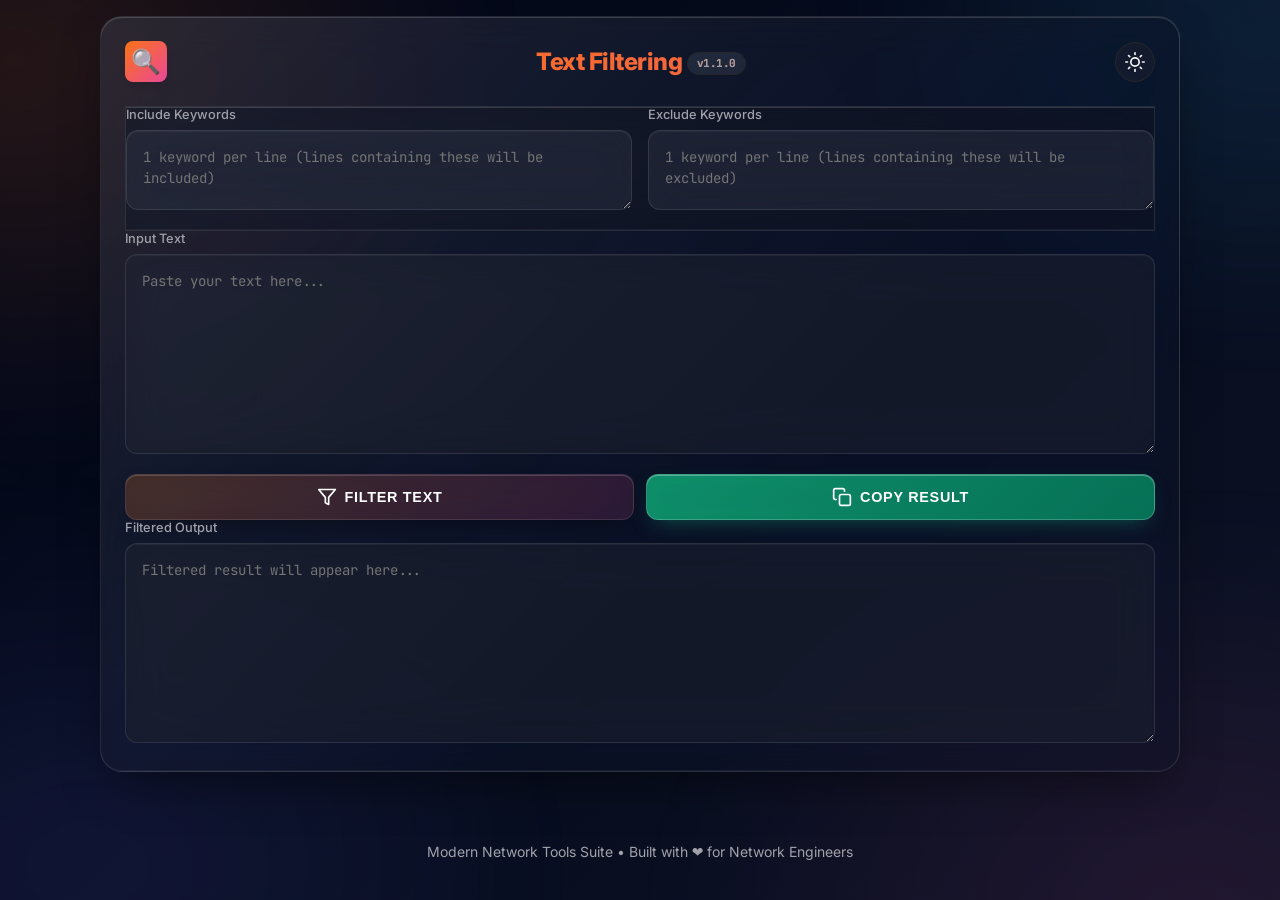
<file: text_filter.html>
<!DOCTYPE html>
<html lang="en">

<head>
  <meta charset="UTF-8">
  <meta name="viewport" content="width=device-width, initial-scale=1.0">
  <title>Text Filtering</title>
  <link rel="icon"
    href="data:image/svg+xml,<svg xmlns=%22http://www.w3.org/2000/svg%22 viewBox=%220 0 24 24%22 fill=%22none%22 stroke=%22%23f97316%22 stroke-width=%222%22 stroke-linecap=%22round%22 stroke-linejoin=%22round%22><polygon points=%2222 3 2 3 10 12.46 10 19 14 21 14 12.46 22 3%22 /></svg>">

  <link rel="stylesheet" href="assets/styles/fonts.css">
  <link rel="stylesheet" href="assets/styles/common.css">

  <style>
    /* Page-specific styles for text_filter.html */
    .container {
      max-width: 1080px;
    }

    .filter-row {
      display: grid;
      grid-template-columns: 1fr 1fr;
      gap: 1rem;
    }

    .filter-input {
      min-height: 80px;
    }

    #inputText {
      min-height: 200px;
    }

    #outputText {
      min-height: 200px;
    }

    /* Secondary (Copy) Button - Green Gradient */
    button.secondary {
      background: linear-gradient(135deg, #10b981, #059669);
      border: 1px solid transparent;
      color: white;
      box-shadow: 0 4px 15px -3px rgba(16, 185, 129, 0.4);
    }

    button.secondary:hover {
      box-shadow: 0 8px 20px -3px rgba(16, 185, 129, 0.5);
      filter: brightness(1.1);
      transform: translateY(-1px);
    }

    .button-group {
      display: flex;
      gap: 0.75rem;
      justify-content: center;
    }

    @media (max-width: 640px) {
      .filter-row {
        grid-template-columns: 1fr;
      }

      .button-group {
        flex-direction: column;
      }
    }
  

        /* ============================================================
           LIQUID GLASS - page component layer
           ============================================================ */
        .filter-row {
            background: var(--glass-bg);
            backdrop-filter: var(--glass-filter);
            -webkit-backdrop-filter: var(--glass-filter);
            border: 1px solid var(--glass-border);
            box-shadow: inset 0 1px 0 var(--glass-rim), inset 0 -1px 0 var(--glass-rim-soft);
        }
        .filter-input {
            background: rgba(255, 255, 255, 0.06);
            backdrop-filter: var(--glass-filter);
            -webkit-backdrop-filter: var(--glass-filter);
            border: 1px solid var(--glass-border);
            box-shadow: inset 0 1px 0 var(--glass-rim-soft);
        }
        button.secondary {
            background: linear-gradient(135deg, rgba(16, 185, 129, 0.75), rgba(5, 150, 105, 0.72)) !important;
            border: 1px solid rgba(255, 255, 255, 0.2);
            backdrop-filter: blur(14px) saturate(150%);
            -webkit-backdrop-filter: blur(14px) saturate(150%);
            box-shadow: inset 0 1px 0 rgba(255, 255, 255, 0.3), 0 8px 22px -10px rgba(16, 185, 129, 0.5);
        }
    </style>
</head>

<body>

  <div class="container">
    <div class="card">
      <div class="header">
        <div class="logo-icon" style="font-size: 1.5rem; display: flex; align-items: center; justify-content: center;">
          🔍</div>
        <h1>Text Filtering <span class="version-badge" data-tool-version></span></h1>
        <button class="theme-toggle" onclick="ThemeManager.toggle()" id="themeBtn">
          <svg class="icon" viewBox="0 0 24 24" fill="none" stroke="currentColor" stroke-width="2"
            stroke-linecap="round" stroke-linejoin="round">
            <circle cx="12" cy="12" r="5" />
            <line x1="12" y1="1" x2="12" y2="3" />
            <line x1="12" y1="21" x2="12" y2="23" />
            <line x1="4.22" y1="4.22" x2="5.64" y2="5.64" />
            <line x1="18.36" y1="18.36" x2="19.78" y2="19.78" />
            <line x1="1" y1="12" x2="3" y2="12" />
            <line x1="21" y1="12" x2="23" y2="12" />
            <line x1="4.22" y1="19.78" x2="5.64" y2="18.36" />
            <line x1="18.36" y1="5.64" x2="19.78" y2="4.22" />
          </svg>
        </button>
      </div>

      <div class="filter-row">
        <div class="input-group">
          <label for="wordsToFilter_inc">Include Keywords</label>
          <textarea class="filter-input" id="wordsToFilter_inc"
            placeholder="1 keyword per line (lines containing these will be included)" spellcheck="false"></textarea>
        </div>
        <div class="input-group">
          <label for="wordsToFilter_exc">Exclude Keywords</label>
          <textarea class="filter-input" id="wordsToFilter_exc"
            placeholder="1 keyword per line (lines containing these will be excluded)" spellcheck="false"></textarea>
        </div>
      </div>

      <div class="input-group">
        <label for="inputText">Input Text</label>
        <textarea id="inputText" placeholder="Paste your text here..." spellcheck="false"></textarea>
      </div>

      <div class="button-group">
        <button class="primary action-btn" onclick="filterLines()">
          <svg class="icon" viewBox="0 0 24 24" fill="none" stroke="currentColor" stroke-width="2"
            stroke-linecap="round" stroke-linejoin="round">
            <path d="M22 3H2l8 9.46V19l4 2v-8.54L22 3z" />
          </svg>
          Filter Text
        </button>
        <button class="secondary action-btn" onclick="copyToClipboard()">
          <svg class="icon" viewBox="0 0 24 24" fill="none" stroke="currentColor" stroke-width="2"
            stroke-linecap="round" stroke-linejoin="round">
            <rect x="9" y="9" width="13" height="13" rx="2" ry="2"></rect>
            <path d="M5 15H4a2 2 0 0 1-2-2V4a2 2 0 0 1 2-2h9a2 2 0 0 1 2 2v1"></path>
          </svg>
          Copy Result
        </button>
      </div>

      <div class="input-group">
        <label for="outputText">Filtered Output</label>
        <textarea id="outputText" readonly spellcheck="false"
          placeholder="Filtered result will appear here..."></textarea>
      </div>
    </div>
  </div>

  <div id="toast">Action completed!</div>

  <script>
    function filterLines() {
      var wordsToFilter_inc = document.getElementById("wordsToFilter_inc").value.split("\n").filter(Boolean);
      var wordsToFilter_exc = document.getElementById("wordsToFilter_exc").value.split("\n").filter(Boolean);
      var inputText = document.getElementById("inputText").value;

      var filteredLines_inc = inputText.split("\n").filter(function (line) {
        return wordsToFilter_inc.some(function (word) {
          return line.includes(word);
        });
      }).join("\n");

      if (filteredLines_inc !== "") {
        inputText = filteredLines_inc;
      }

      var filteredLines_exc = inputText.split("\n").filter(function (line) {
        return !wordsToFilter_exc.some(function (word) {
          return line.includes(word);
        });
      }).join("\n");

      document.getElementById("outputText").value = filteredLines_exc;
      showToast("Text filtered successfully!");
    }

    function copyToClipboard() {
      const outputText = document.getElementById("outputText");
      if (!outputText.value) {
        showToast("Nothing to copy!");
        return;
      }
      outputText.select();
      outputText.setSelectionRange(0, 99999);
      try {
        navigator.clipboard.writeText(outputText.value).then(() => {
          showToast("Copied to clipboard!");
        }).catch(() => {
          document.execCommand('copy');
          showToast("Copied to clipboard!");
        });
      } catch (err) {
        document.execCommand('copy');
        showToast("Copied to clipboard!");
      }
    }

    function showToast(message) {
      const toast = document.getElementById("toast");
      toast.textContent = message;
      toast.className = "show";
      setTimeout(() => { toast.className = ""; }, 3000);
    }
  </script>
  <script src="assets/js/version.js"></script>
  <script src="assets/js/theme.js"></script>

  <div class="footer">
    <p>Modern Network Tools Suite • Built with ❤️ for Network Engineers</p>
  </div>
</body>

</html>
</file>
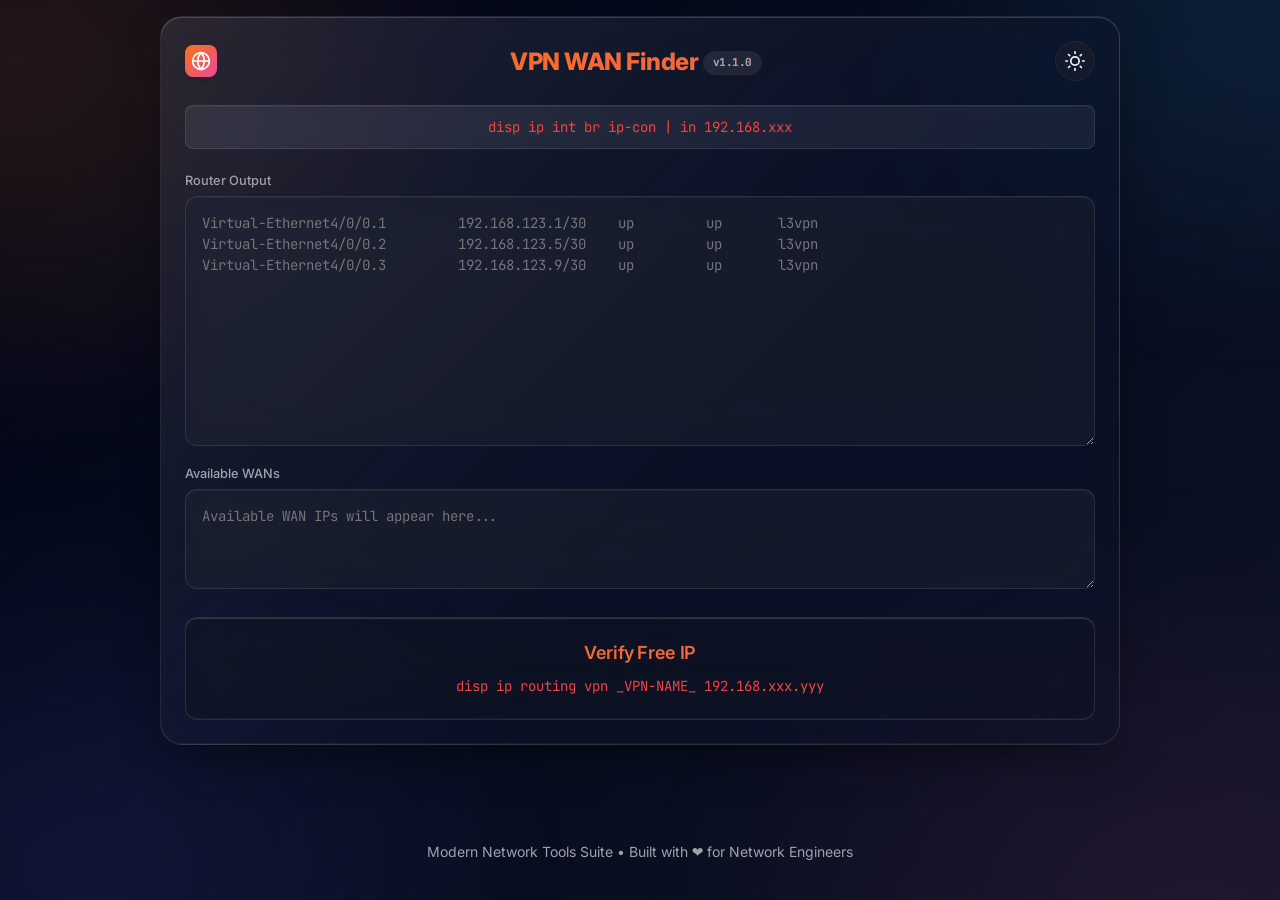
<file: wan.html>
<!DOCTYPE html>
<html lang="en">

<head>
    <meta charset="UTF-8">
    <meta name="viewport" content="width=device-width, initial-scale=1.0">
    <title>VPN WAN Finder</title>
    <link rel="icon"
        href="data:image/svg+xml,<svg xmlns=%22http://www.w3.org/2000/svg%22 viewBox=%220 0 24 24%22 fill=%22none%22 stroke=%22%23f97316%22 stroke-width=%222%22><circle cx=%2212%22 cy=%2212%22 r=%2210%22/><line x1=%222%22 y1=%2212%22 x2=%2222%22 y2=%2212%22/><path d=%22M12 2a15.3 15.3 0 0 1 4 10 15.3 15.3 0 0 1-4 10 15.3 15.3 0 0 1-4-10 15.3 15.3 0 0 1 4-10z%22/></svg>">

    <!-- Preconnect for fonts -->
    <link rel="stylesheet" href="assets/styles/fonts.css">
    <link rel="stylesheet" href="assets/styles/common.css">

    <style>
        /* Page-specific styles */
        .container {
            max-width: 960px;
        }

        .code-hint {
            background: var(--bg-input);
            border: 1px solid var(--border-color);
            border-radius: 8px;
            padding: 0.75rem 1rem;
            font-family: var(--font-family-mono);
            font-size: 0.875rem;
            color: var(--error-color);
            text-align: center;
            margin-bottom: 1.5rem;
        }

        #inputText {
            min-height: 250px;
        }

        #outputText {
            min-height: 100px;
            color: var(--success-color);
        }

        .verify-section {
            background: var(--bg-input);
            border: 1px solid var(--border-color);
            border-radius: 12px;
            padding: 1.5rem;
            text-align: center;
            margin-top: 1.5rem;
        }

        .verify-section h3 {
            font-size: 1.125rem;
            font-weight: 600;
            background: var(--accent-gradient);
            background-size: 200% auto;
            -webkit-background-clip: text;
            -webkit-text-fill-color: transparent;
            background-clip: text;
            margin-bottom: 0.75rem;
        }

        .verify-section code {
            font-family: var(--font-family-mono);
            font-size: 0.875rem;
            color: var(--error-color);
        }

        @media (max-width: 640px) {
            .code-hint {
                font-size: 0.75rem;
                padding: 0.5rem;
            }
        }
    

        /* ============================================================
           LIQUID GLASS - page component layer
           ============================================================ */
        .verify-section {
            background: var(--glass-bg);
            backdrop-filter: var(--glass-filter);
            -webkit-backdrop-filter: var(--glass-filter);
            border: 1px solid var(--glass-border);
            box-shadow: inset 0 1px 0 var(--glass-rim), inset 0 -1px 0 var(--glass-rim-soft);
        }
        .code-hint {
            background: rgba(255, 255, 255, 0.06);
            backdrop-filter: var(--glass-filter);
            -webkit-backdrop-filter: var(--glass-filter);
            border: 1px solid var(--glass-border);
            box-shadow: inset 0 1px 0 var(--glass-rim-soft);
        }
    </style>
</head>

<body>

    <div class="container">
        <div class="card">
            <div class="header">
                <svg class="logo-icon" xmlns="http://www.w3.org/2000/svg" width="32" height="32" viewBox="0 0 24 24"
                    fill="none" stroke="currentColor" stroke-width="2" stroke-linecap="round" stroke-linejoin="round">
                    <circle cx="12" cy="12" r="10" />
                    <line x1="2" y1="12" x2="22" y2="12" />
                    <path
                        d="M12 2a15.3 15.3 0 0 1 4 10 15.3 15.3 0 0 1-4 10 15.3 15.3 0 0 1-4-10 15.3 15.3 0 0 1 4-10z" />
                </svg>
                <h1>VPN WAN Finder <span class="version-badge" data-tool-version></span></h1>
                <button class="theme-toggle" onclick="ThemeManager.toggle()" id="themeBtn">
                    <svg class="icon" viewBox="0 0 24 24" fill="none" stroke="currentColor" stroke-width="2"
                        stroke-linecap="round" stroke-linejoin="round">
                        <circle cx="12" cy="12" r="5" />
                        <line x1="12" y1="1" x2="12" y2="3" />
                        <line x1="12" y1="21" x2="12" y2="23" />
                        <line x1="4.22" y1="4.22" x2="5.64" y2="5.64" />
                        <line x1="18.36" y1="18.36" x2="19.78" y2="19.78" />
                        <line x1="1" y1="12" x2="3" y2="12" />
                        <line x1="21" y1="12" x2="23" y2="12" />
                        <line x1="4.22" y1="19.78" x2="5.64" y2="18.36" />
                        <line x1="18.36" y1="5.64" x2="19.78" y2="4.22" />
                    </svg>
                </button>
            </div>

            <div class="code-hint">
                disp ip int br ip-con | in 192.168.xxx
            </div>

            <div class="input-group">
                <label for="inputText">Router Output</label>
                <textarea id="inputText"
                    placeholder="Virtual-Ethernet4/0/0.1         192.168.123.1/30    up         up       l3vpn&#10;Virtual-Ethernet4/0/0.2         192.168.123.5/30    up         up       l3vpn&#10;Virtual-Ethernet4/0/0.3         192.168.123.9/30    up         up       l3vpn"
                    spellcheck="false" oninput="avaiableWANFinder()"></textarea>
            </div>

            <div class="input-group">
                <label for="outputText">Available WANs</label>
                <textarea id="outputText" readonly spellcheck="false"
                    placeholder="Available WAN IPs will appear here..."></textarea>
            </div>

            <div class="verify-section">
                <h3>Verify Free IP</h3>
                <code>disp ip routing vpn _VPN-NAME_ 192.168.xxx.yyy</code>
            </div>
        </div>
    </div>

    <div id="toast">Action completed!</div>

    <script>
        function avaiableWANFinder() {
            const inputText = document.getElementById("inputText").value;

            if (inputText.includes("l3vpn") && inputText.includes("Eth")) {
                const matches = inputText.match(/\d+\.\d+\.\d+\.(\d+)/g);

                const lastOctets = matches && matches.length > 0
                    ? matches.map((ip) => parseInt(ip.split(".").pop(), 10))
                    : [];

                let allWANs = Array.from({ length: 64 }, (_, index) => 1 + index * 4);
                let avaiableWANs = allWANs.filter((num) => !lastOctets.includes(num));
                let avaiableWANsStr = avaiableWANs.join(", ");

                if (matches.length == 0) {
                    document.getElementById("outputText").value = "";
                } else {
                    document.getElementById("outputText").value =
                        "Available WANs: " +
                        avaiableWANs.length +
                        " IP(s)\n" +
                        avaiableWANsStr;
                }
            } else {
                document.getElementById("outputText").value = "";
            }
        }

        function showToast(message) {
            const toast = document.getElementById("toast");
            toast.textContent = message;
            toast.className = "show";
            setTimeout(() => { toast.className = ""; }, 3000);
        }

    </script>

    <script src="assets/js/version.js"></script>
    <script src="assets/js/theme.js"></script>

    <div class="footer">
        <p>Modern Network Tools Suite • Built with ❤️ for Network Engineers</p>
    </div>
</body>

</html>
</file>
<file: assets/styles/fonts.css>
/* ============================================================
   Self-hosted web fonts (latin subset, variable woff2)
   Downloaded from Google Fonts - keeps the whole suite fully
   functional offline with zero external requests.
   ============================================================ */

@font-face {
    font-family: 'Inter';
    font-style: normal;
    font-weight: 100 900;
    font-display: swap;
    src: url('../fonts/inter-var.woff2') format('woff2');
}

@font-face {
    font-family: 'JetBrains Mono';
    font-style: normal;
    font-weight: 100 800;
    font-display: swap;
    src: url('../fonts/jbmono-var.woff2') format('woff2');
}
</file>
<file: assets/styles/common.css>
:root {
    /* Dark Theme (Default) */
    color-scheme: dark;
    --bg-body-gradient: linear-gradient(-45deg, #000000, #020617, #0f172a, #020617);
    --bg-card: rgba(9, 9, 11, 0.85);
    --bg-input: #18181b;
    --border-color: #27272a;
    --text-main: #f4f4f5;
    --text-muted: #a1a1aa;
    --accent-primary: #f97316;
    --accent-hover: #ea580c;
    --accent-gradient: linear-gradient(135deg, #f97316, #ec4899);
    --shadow-color: rgba(0, 0, 0, 0.6);
    --font-family: 'Inter', system-ui, -apple-system, 'Segoe UI', Roboto, sans-serif;
    --font-family-mono: 'JetBrains Mono', 'Cascadia Mono', Consolas, 'Courier New', monospace;
    --error-color: #ef4444;
    --success-color: #10b981;
    --scrollbar-track: rgba(18, 18, 22, 0.75);
    --scrollbar-thumb: #3f3f46;
    --scrollbar-thumb-hover: #71717a;
    --scrollbar-thumb-active: var(--accent-primary);
}

/* Light Theme Override */
[data-theme="light"],
body[data-theme="light"],
html[data-theme="light"] {
    color-scheme: light;
    --bg-body-gradient: linear-gradient(-45deg, #f8f8f8, #f5f6fa, #e0f2fe, #f1f5f9);
    --bg-card: rgba(255, 255, 255, 0.9);
    --bg-input: #f8fafc;
    --border-color: #cbd5e1;
    --text-main: #0f172a;
    --text-muted: #64748b;
    --accent-primary: #f97316;
    --accent-hover: #ea580c;
    --accent-gradient: linear-gradient(135deg, #ea580c, #db2777);
    --shadow-color: rgba(148, 163, 184, 0.4);
    --scrollbar-track: rgba(241, 245, 249, 0.85);
    --scrollbar-thumb: #cbd5e1;
    --scrollbar-thumb-hover: #94a3b8;
    --scrollbar-thumb-active: var(--accent-primary);
}

/* Modern Cross-Browser Scrollbars (Entire Project) */
html,
body,
* {
    scrollbar-width: thin;
    scrollbar-color: var(--scrollbar-thumb) var(--scrollbar-track);
}

/* WebKit / Chromium / Safari / Edge */
::-webkit-scrollbar {
    width: 8px;
    height: 8px;
}

::-webkit-scrollbar-track {
    background: var(--scrollbar-track);
}

::-webkit-scrollbar-thumb {
    background-color: var(--scrollbar-thumb);
    border-radius: 9999px;
    border: 2px solid transparent;
    background-clip: padding-box;
    transition: background-color 0.2s ease;
}

::-webkit-scrollbar-thumb:hover {
    background-color: var(--scrollbar-thumb-hover);
}

::-webkit-scrollbar-thumb:active {
    background-color: var(--scrollbar-thumb-active);
}

::-webkit-scrollbar-corner {
    background: transparent;
}

* {
    box-sizing: border-box;
    margin: 0;
    padding: 0;
}

body {
    font-family: var(--font-family);
    font-optical-sizing: auto;
    text-rendering: optimizeLegibility;
    -webkit-font-smoothing: antialiased;
    -moz-osx-font-smoothing: grayscale;
    background: var(--bg-body-gradient);
    background-size: 400% 400%;
    animation: gradientBG 15s ease infinite;
    color: var(--text-main);
    min-height: 100vh;
    display: flex;
    flex-direction: column;
    justify-content: center;
    align-items: center;
    padding: 1rem;
    transition: background 0.5s ease, color 0.3s ease;
}

@keyframes gradientBG {
    0% {
        background-position: 0% 50%;
    }

    50% {
        background-position: 100% 50%;
    }

    100% {
        background-position: 0% 50%;
    }
}

.container {
    width: 100%;
    max-width: 550px;
}

.card {
    background: var(--bg-card);
    backdrop-filter: blur(12px);
    -webkit-backdrop-filter: blur(12px);
    border-radius: 20px;
    border: 1px solid var(--border-color);
    box-shadow: 0 25px 50px -12px var(--shadow-color);
    padding: 1.5rem;
    transition: transform 0.3s ease, box-shadow 0.3s ease, background 0.3s ease, border-color 0.3s ease;
}

.card:hover {
    box-shadow: 0 20px 25px -5px rgba(0, 0, 0, 0.1), 0 10px 10px -5px rgba(0, 0, 0, 0.04);
}

.header {
    display: flex;
    align-items: center;
    justify-content: space-between;
    gap: 0.75rem;
    margin-bottom: 1.5rem;
}

.header h1 {
    flex: 1;
    text-align: center;
}

.logo-icon {
    color: white;
    background: var(--accent-gradient);
    padding: 6px;
    border-radius: 8px;
    box-shadow: 0 4px 6px -1px rgba(0, 0, 0, 0.1);
    animation: pulse 2s ease-in-out infinite;
}

.theme-toggle {
    width: 40px;
    height: 40px;
    min-width: 40px;
    padding: 0;
    display: flex;
    align-items: center;
    justify-content: center;
    background: var(--bg-input);
    border: 1px solid var(--border-color);
    border-radius: 50%;
    cursor: pointer;
    transition: all 0.3s cubic-bezier(0.4, 0, 0.2, 1);
    overflow: hidden;
    color: var(--text-main);
    box-shadow: none;
}

.theme-toggle:hover {
    background-color: var(--accent-primary);
    border-color: var(--accent-primary);
    color: white;
    transform: rotate(180deg);
    box-shadow: 0 4px 12px rgba(249, 115, 22, 0.3);
}

.icon {
    width: 20px;
    height: 20px;
    display: block;
    color: currentColor;
    transition: all 0.3s ease;
}

.theme-toggle:hover svg {
    transform: rotate(15deg);
}

@keyframes pulse {

    0%,
    100% {
        opacity: 1;
        transform: scale(1);
    }

    50% {
        opacity: 0.8;
        transform: scale(1.05);
    }
}

h1 {
    text-align: center;
    font-size: 1.5rem;
    margin: 0;
    background: var(--accent-gradient);
    -webkit-background-clip: text;
    background-clip: text;
    color: transparent;
    font-weight: 800;
    letter-spacing: -0.025em;
    animation: shine 5s linear infinite;
    background-size: 200% auto;
}

@keyframes shine {
    to {
        background-position: 200% center;
    }
}

.input-group {
    position: relative;
    margin-bottom: 1rem;
}

.input-group-no-button {
    position: relative;
}

.input-group:last-of-type {
    margin-bottom: 0;
}

.input-group label {
    display: flex;
    align-items: center;
    gap: 0.5rem;
    margin-bottom: 0.5rem;
    color: var(--text-muted);
    font-size: 0.8rem;
    font-weight: 500;
    transition: color 0.3s ease;
}

.input-group:focus-within label {
    color: var(--accent-primary);
}

input[type="text"] {
    width: 100%;
    padding: 0.75rem 1rem;
    background: var(--bg-input);
    border: 1px solid var(--border-color);
    border-radius: 0.5rem;
    color: var(--text-main);
    font-size: 1rem;
    font-family: var(--font-family-mono);
    transition: all 0.3s cubic-bezier(0.4, 0, 0.2, 1);
}

input[type="text"]:focus {
    outline: none;
    border-color: var(--accent-primary);
    background: var(--bg-card);
    box-shadow: 0 0 0 3px rgba(249, 115, 22, 0.15);
    transform: translateY(-1px);
}

textarea {
    width: 100%;
    background-color: var(--bg-input);
    border: 1px solid var(--border-color);
    border-radius: 12px;
    padding: 1rem;
    color: var(--text-main);
    font-family: var(--font-family-mono);
    font-size: 0.875rem;
    line-height: 1.5;
    resize: vertical;
    transition: all 0.2s ease;
    outline: none;
    min-height: 120px;
}

textarea:focus {
    border-color: var(--accent-primary);
    box-shadow: 0 0 0 3px rgba(249, 115, 22, 0.15);
    background-color: var(--bg-card);
}

textarea::-webkit-scrollbar {
    width: 8px;
}

textarea::-webkit-scrollbar-track {
    background: transparent;
}

textarea::-webkit-scrollbar-thumb {
    background-color: var(--scrollbar-thumb);
    border-radius: 4px;
}

textarea[readonly] {
    color: #10b981;
    animation: breathing-glow 3s ease-in-out infinite;
}

@keyframes breathing-glow {

    0%,
    100% {
        opacity: 0.7;
        text-shadow: 0 0 5px rgba(16, 185, 129, 0.3);
    }

    50% {
        opacity: 1;
        text-shadow: 0 0 15px rgba(16, 185, 129, 0.8), 0 0 25px rgba(16, 185, 129, 0.5);
    }
}

button {
    width: 100%;
    padding: 0.75rem;
    background: var(--accent-gradient);
    color: white;
    border: none;
    border-radius: 0.5rem;
    font-size: 0.9rem;
    font-weight: 600;
    cursor: pointer;
    transition: all 0.3s cubic-bezier(0.4, 0, 0.2, 1);
    text-transform: uppercase;
    letter-spacing: 0.05em;
    box-shadow: 0 4px 6px -1px rgba(0, 0, 0, 0.1), 0 2px 4px -1px rgba(0, 0, 0, 0.06);
    position: relative;
    overflow: hidden;
    display: flex;
    align-items: center;
    justify-content: center;
    gap: 0.5rem;
}

button svg {
    transition: transform 0.3s ease;
}

button:hover svg {
    transform: scale(1.2) rotate(5deg);
}

button::after {
    content: '';
    position: absolute;
    top: 0;
    left: 0;
    width: 100%;
    height: 100%;
    background: linear-gradient(rgba(255, 255, 255, 0.2), transparent);
    opacity: 0;
    transition: opacity 0.3s ease;
}

button:hover {
    transform: translateY(-2px);
    box-shadow: 0 10px 15px -3px rgba(249, 115, 22, 0.3), 0 4px 6px -2px rgba(249, 115, 22, 0.1);
}

button:hover::after {
    opacity: 1;
}

button:active {
    transform: translateY(0);
}

button:disabled {
    opacity: 0.7;
    cursor: not-allowed;
    transform: none !important;
}

.results {
    margin-top: 1.5rem;
    display: none;
}

.results.visible {
    display: block;
}

.result-item {
    display: flex;
    justify-content: space-between;
    align-items: center;
    padding: 0.6rem 0.5rem;
    border-bottom: 1px solid var(--border-color);
    opacity: 0;
    transform: translateY(10px);
    animation: slideUpFade 0.5s cubic-bezier(0.4, 0, 0.2, 1) forwards;
    transition: background 0.2s ease;
}

.result-item:last-child {
    border-bottom: none;
}

.result-item:hover {
    background: rgba(255, 255, 255, 0.03);
}

@keyframes slideUpFade {
    to {
        opacity: 1;
        transform: translateY(0);
    }
}

.result-label {
    color: var(--text-muted);
    font-weight: 500;
    font-size: 0.85rem;
}

.result-value {
    font-family: var(--font-family-mono);
    font-size: 0.9rem;
    color: var(--success-color);
    text-align: right;
    word-break: break-all;
    transition: color 0.2s ease;
    animation: breathing-glow 3s ease-in-out infinite;
}

.result-item:hover .result-value {
    color: var(--success-color);
    text-shadow: 0 0 20px rgba(16, 185, 129, 0.9), 0 0 30px rgba(16, 185, 129, 0.6);
}

.error-message {
    color: var(--error-color);
    font-size: 0.75rem;
    text-align: center;
    opacity: 0;
    transition: all 0.3s ease;
    max-height: 0;
    overflow: hidden;
    margin-top: 0;
}

.error-message:not(:empty) {
    opacity: 1;
    max-height: 50px;
    margin-top: 0.5rem;
    animation: shake 0.5s ease;
}

@keyframes shake {

    0%,
    100% {
        transform: translateX(0);
    }

    25% {
        transform: translateX(-5px);
    }

    75% {
        transform: translateX(5px);
    }
}

#toast {
    visibility: hidden;
    min-width: 250px;
    background: var(--accent-gradient);
    color: white;
    text-align: center;
    border-radius: 50px;
    padding: 12px 24px;
    position: fixed;
    z-index: 1000;
    bottom: 30px;
    left: 50%;
    transform: translateX(-50%) translateY(20px);
    font-size: 0.95rem;
    font-weight: 600;
    box-shadow: 0 10px 25px -3px rgba(249, 115, 22, 0.5);
    opacity: 0;
    transition: all 0.3s cubic-bezier(0.68, -0.55, 0.265, 1.55);
}

#toast.show {
    visibility: visible;
    opacity: 1;
    transform: translateX(-50%) translateY(0);
}

.footer {
    text-align: center;
    margin-top: auto;
    padding: 1.5rem 1rem;
    color: var(--text-muted);
    font-size: 0.875rem;
    width: 100%;
}

@media (max-width: 640px) {
    body {
        justify-content: flex-start;
        padding-top: 2rem;
    }

    .container {
        padding: 1rem;
    }

    .header {
        margin-bottom: 1rem;
    }

    .card {
        padding: 1rem;
        border-radius: 16px;
        display: flex;
        flex-direction: column;
        justify-content: center;
        border: 1px solid var(--border-color);
        background: var(--bg-card);
        margin: 0.5rem 0;
    }

    h1 {
        font-size: 1.2rem;
    }

    .result-item {
        flex-direction: column;
        align-items: flex-start;
        gap: 0.25rem;
        padding: 0.5rem 0.25rem;
    }

    .result-value {
        text-align: left;
        font-size: 0.85rem;
    }

    .result-label {
        font-size: 0.8rem;
    }
}
/* ============================================================
   Per-tool version badge (stamped by assets/js/version.js)
   ============================================================ */
.version-badge {
    display: inline-block;
    font-family: var(--font-family-mono);
    font-size: 11px;
    font-weight: 600;
    line-height: 1.4;
    padding: 3px 9px;
    border-radius: 9999px;
    background: rgba(148, 163, 184, 0.12);
    border: 1px solid var(--border-color);
    color: var(--text-muted);
    white-space: nowrap;
    vertical-align: middle;
    user-select: none;
}

/* ============================================================
   Typography Polish (pro/modern type treatment, suite-wide)
   - Inter opsz axis: display cuts for large headings
   - Tight tracking on headings, balanced line wrapping
   ============================================================ */
h1, h2, h3, h4 {
    letter-spacing: -0.02em;
    text-wrap: balance;
    font-synthesis-weight: none;
}

p, li, span {
    text-wrap: pretty;
}

code, pre, kbd, samp {
    font-family: var(--font-family-mono);
    font-feature-settings: "zero" 0;
    font-variant-numeric: tabular-nums;
}

/* ============================================================
   LIQUID GLASS DESIGN SYSTEM (suite-wide)
   - Translucent surfaces: blur + saturate backdrop
   - Specular rim highlight (top edge light) = glass signature
   - Ambient color pools behind the glass for refraction
   ============================================================ */
:root {
    --glass-blur: 22px;
    --glass-saturation: 165%;
    --glass-bg: rgba(17, 21, 33, 0.52);
    --glass-bg-strong: rgba(17, 21, 33, 0.68);
    --glass-border: rgba(255, 255, 255, 0.10);
    --glass-rim: rgba(255, 255, 255, 0.16);
    --glass-rim-soft: rgba(255, 255, 255, 0.05);
    --glass-sheen: linear-gradient(135deg, rgba(255, 255, 255, 0.09) 0%, rgba(255, 255, 255, 0.02) 42%, transparent 62%);
    --glass-shadow: 0 20px 50px -16px rgba(0, 0, 0, 0.55);
    --glass-filter: blur(var(--glass-blur)) saturate(var(--glass-saturation));
}

[data-theme="light"] {
    --glass-bg: rgba(255, 255, 255, 0.52);
    --glass-bg-strong: rgba(255, 255, 255, 0.68);
    --glass-border: rgba(15, 23, 42, 0.08);
    --glass-rim: rgba(255, 255, 255, 0.85);
    --glass-rim-soft: rgba(15, 23, 42, 0.04);
    --glass-sheen: linear-gradient(135deg, rgba(255, 255, 255, 0.60) 0%, rgba(255, 255, 255, 0.12) 45%, transparent 65%);
    --glass-shadow: 0 20px 45px -18px rgba(15, 23, 42, 0.25);
}

/* Translucent core surfaces (everything using --bg-card/--bg-input turns to glass) */
:root {
    --bg-card: rgba(17, 21, 33, 0.52);
    --bg-input: rgba(30, 34, 46, 0.52);
}

[data-theme="light"] {
    --bg-card: rgba(255, 255, 255, 0.58);
    --bg-input: rgba(255, 255, 255, 0.55);
}

/* Ambient color pools - the light that the glass refracts */
body::before {
    content: '';
    position: fixed;
    inset: -22%;
    z-index: -1;
    pointer-events: none;
    background:
        radial-gradient(38% 42% at 16% 20%, rgba(249, 115, 22, 0.15), transparent 70%),
        radial-gradient(34% 38% at 84% 16%, rgba(56, 189, 248, 0.11), transparent 70%),
        radial-gradient(42% 46% at 80% 86%, rgba(236, 72, 153, 0.10), transparent 70%),
        radial-gradient(36% 40% at 20% 82%, rgba(99, 102, 241, 0.12), transparent 70%);
    filter: blur(34px);
}

[data-theme="light"] body::before {
    opacity: 0.55;
}

/* Glass panels */
.card,
.tool-card {
    background-color: var(--glass-bg);
    background-image: var(--glass-sheen);
    backdrop-filter: var(--glass-filter);
    -webkit-backdrop-filter: var(--glass-filter);
    border: 1px solid var(--glass-border);
    border-radius: 22px;
    box-shadow: var(--glass-shadow), inset 0 1px 0 var(--glass-rim), inset 0 -1px 0 var(--glass-rim-soft);
}

.card:hover {
    box-shadow: var(--glass-shadow), inset 0 1px 0 var(--glass-rim), inset 0 -1px 0 var(--glass-rim-soft);
}

/* Glass buttons (base button look for the whole suite) */
button {
    background: linear-gradient(135deg, rgba(249, 115, 22, 0.20), rgba(236, 72, 153, 0.14));
    backdrop-filter: var(--glass-filter);
    -webkit-backdrop-filter: var(--glass-filter);
    border: 1px solid var(--glass-border);
    border-radius: 12px;
    box-shadow: inset 0 1px 0 var(--glass-rim), 0 10px 26px -12px rgba(0, 0, 0, 0.5);
}

button:active {
    transform: scale(0.98);
}

/* Glass inputs */
input[type="text"],
textarea {
    background-color: var(--bg-input);
    backdrop-filter: var(--glass-filter);
    -webkit-backdrop-filter: var(--glass-filter);
    border: 1px solid var(--glass-border);
    box-shadow: inset 0 1px 0 var(--glass-rim-soft);
}

/* Keyboard focus ring - easier & more accessible interaction */
:where(button, input, select, textarea, a):focus-visible {
    outline: 2px solid rgba(249, 115, 22, 0.75);
    outline-offset: 2px;
}

/* Respect users who prefer less transparency */
@media (prefers-reduced-transparency: reduce) {
    :root {
        --glass-blur: 6px;
        --glass-saturation: 100%;
        --glass-bg: rgba(17, 21, 33, 0.88);
        --glass-bg-strong: rgba(17, 21, 33, 0.92);
    }

    [data-theme="light"] {
        --glass-bg: rgba(255, 255, 255, 0.9);
        --glass-bg-strong: rgba(255, 255, 255, 0.94);
    }
}
</file>
